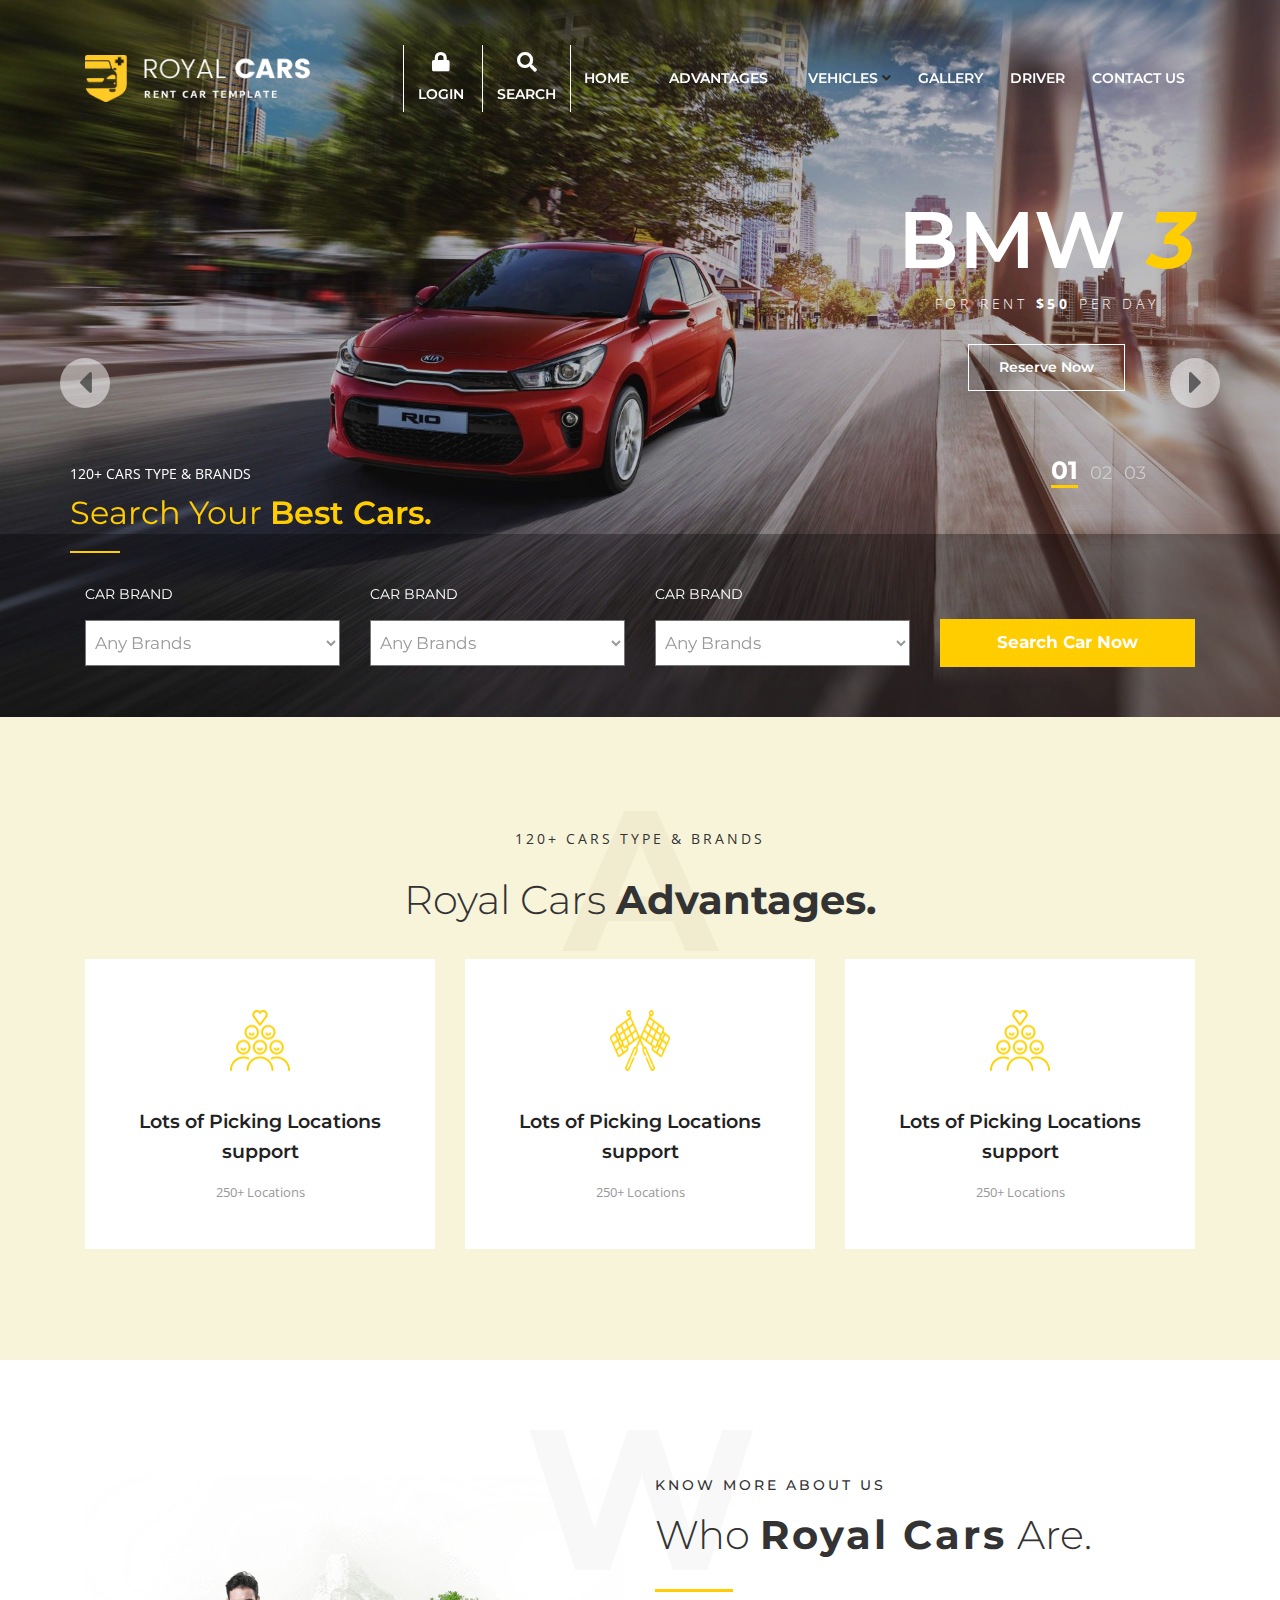
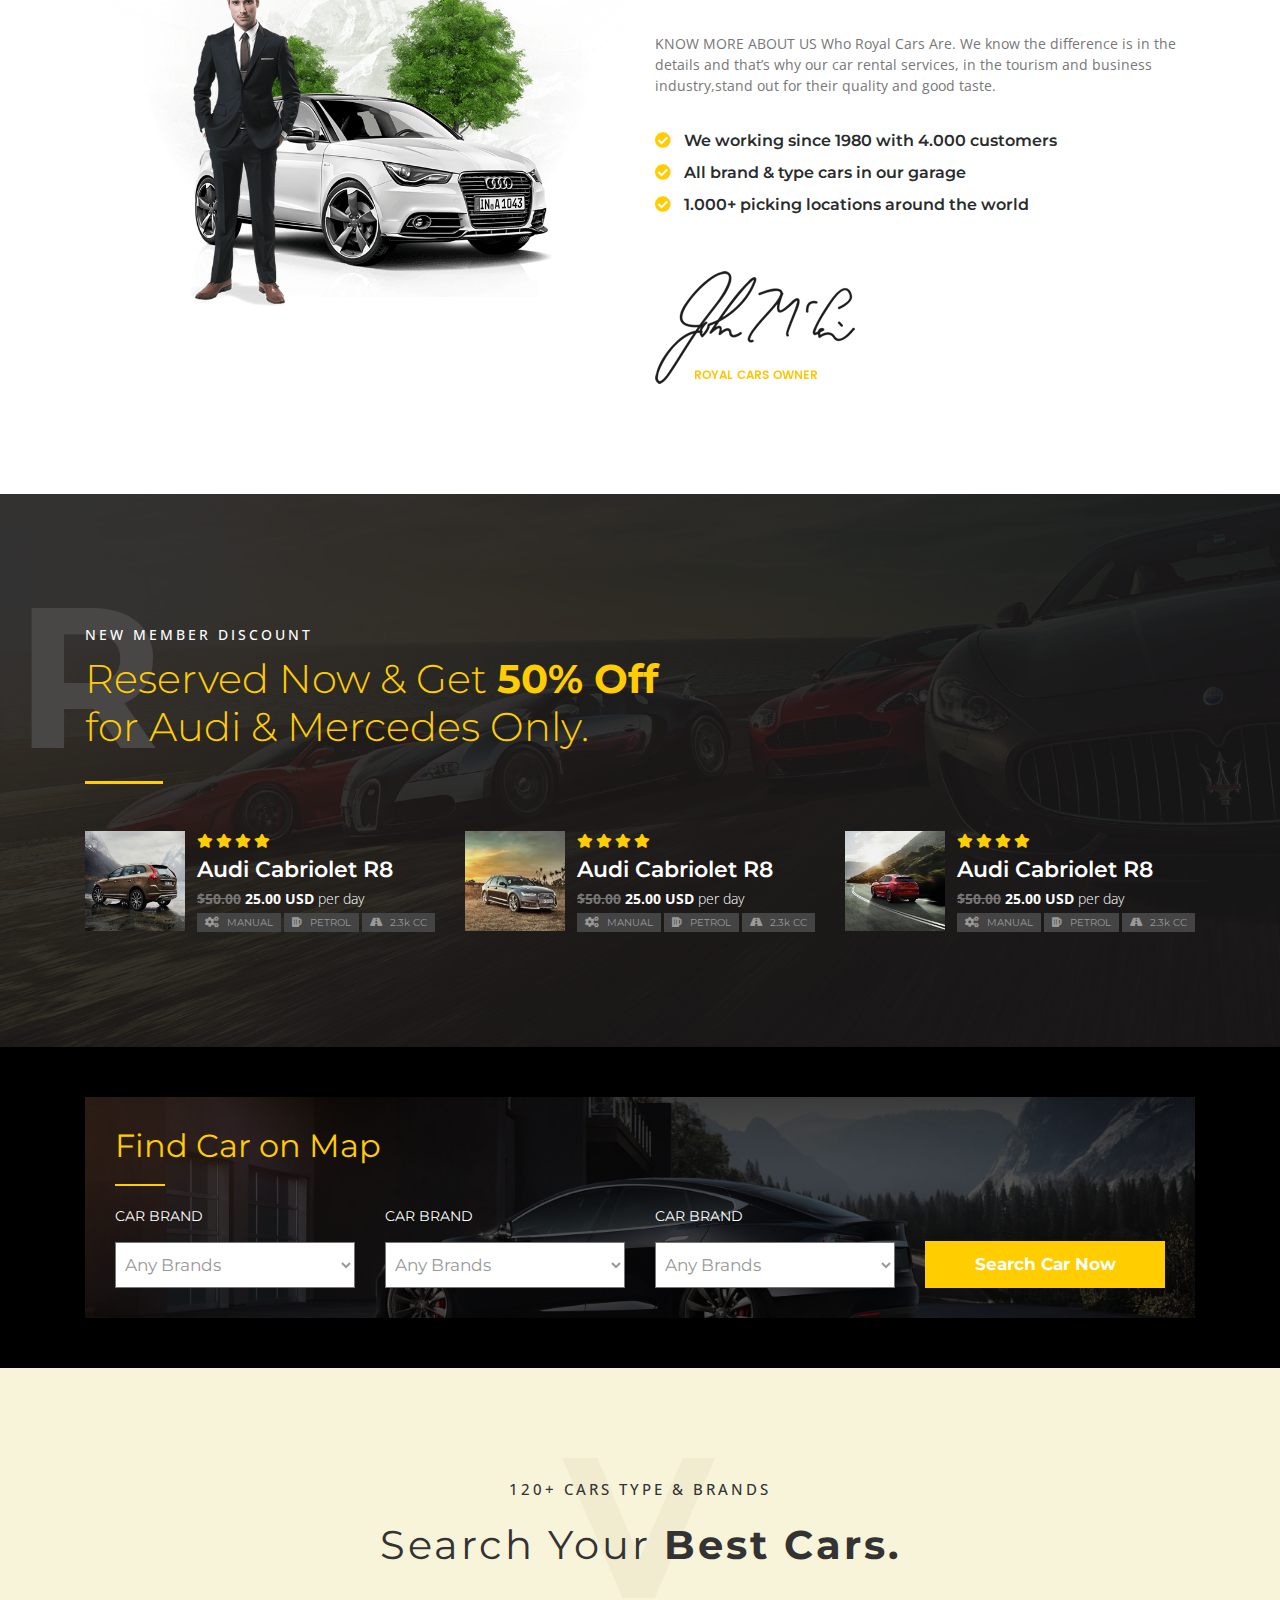
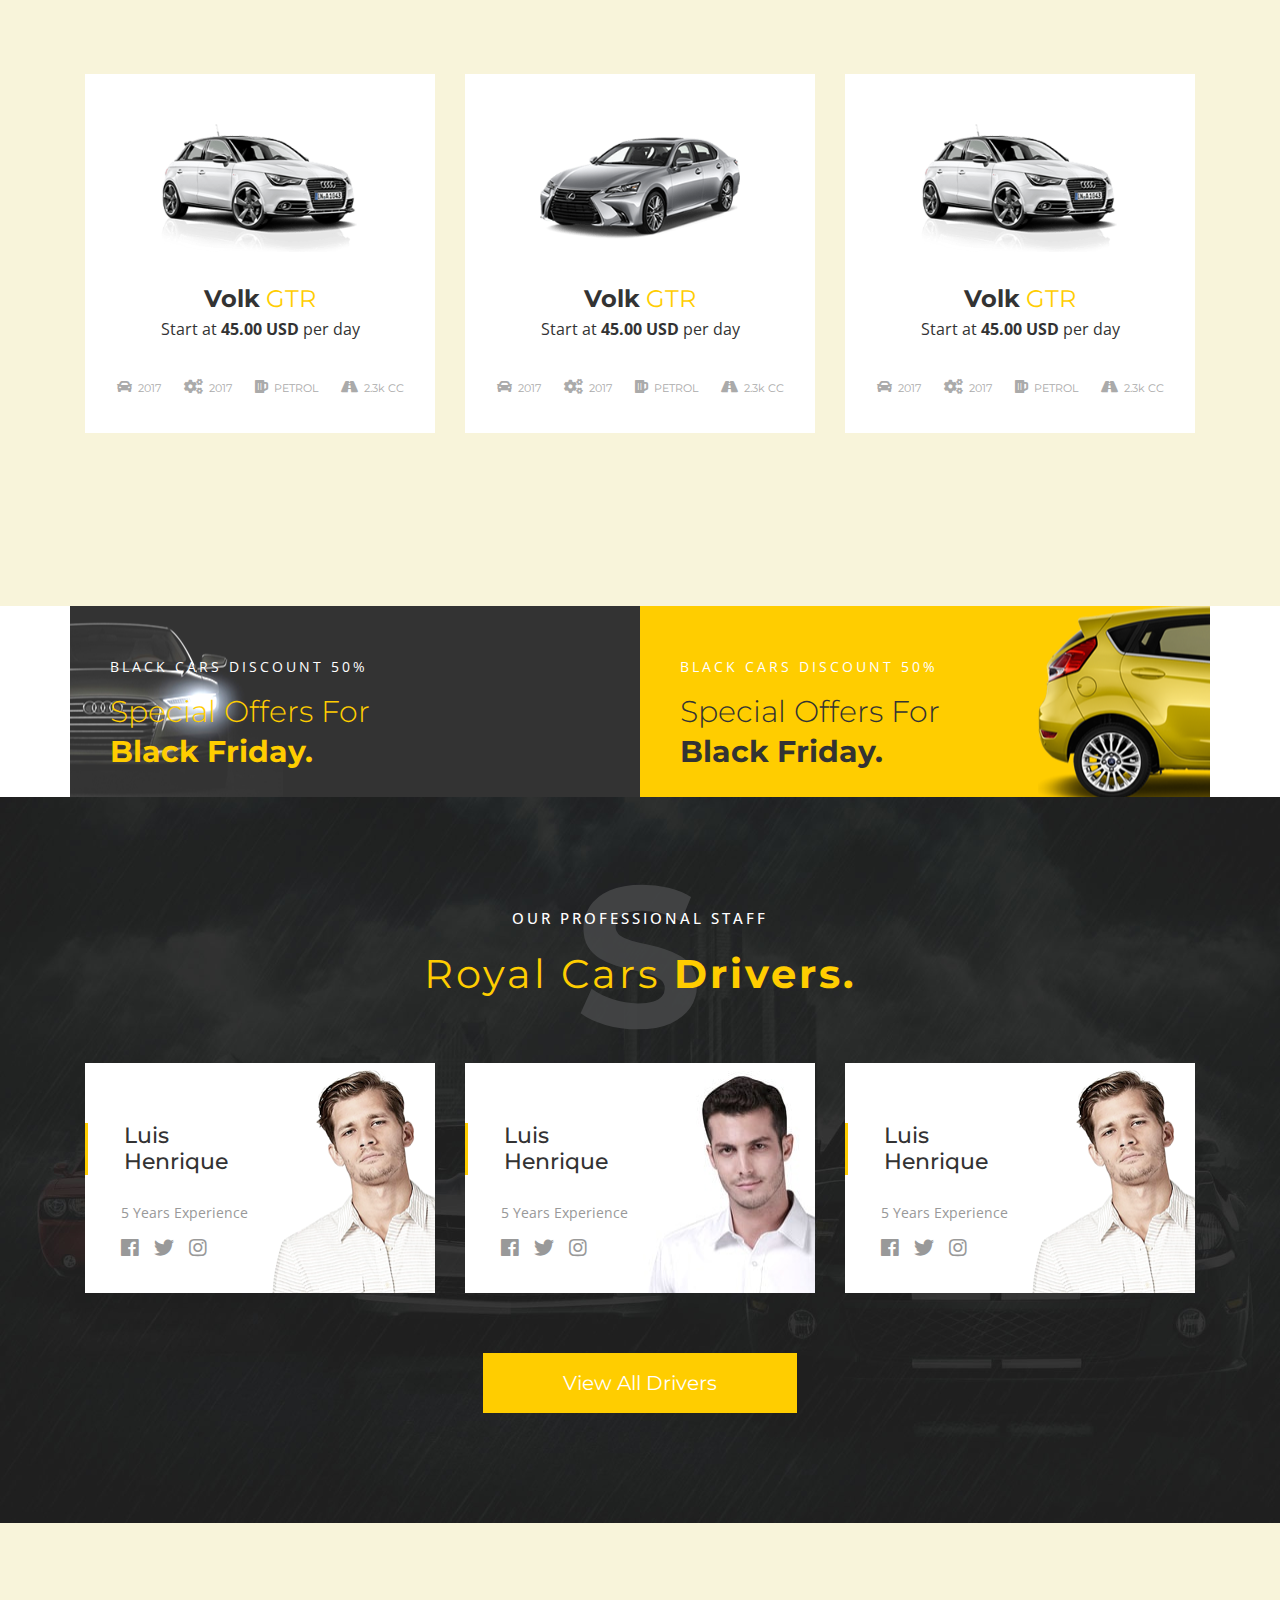
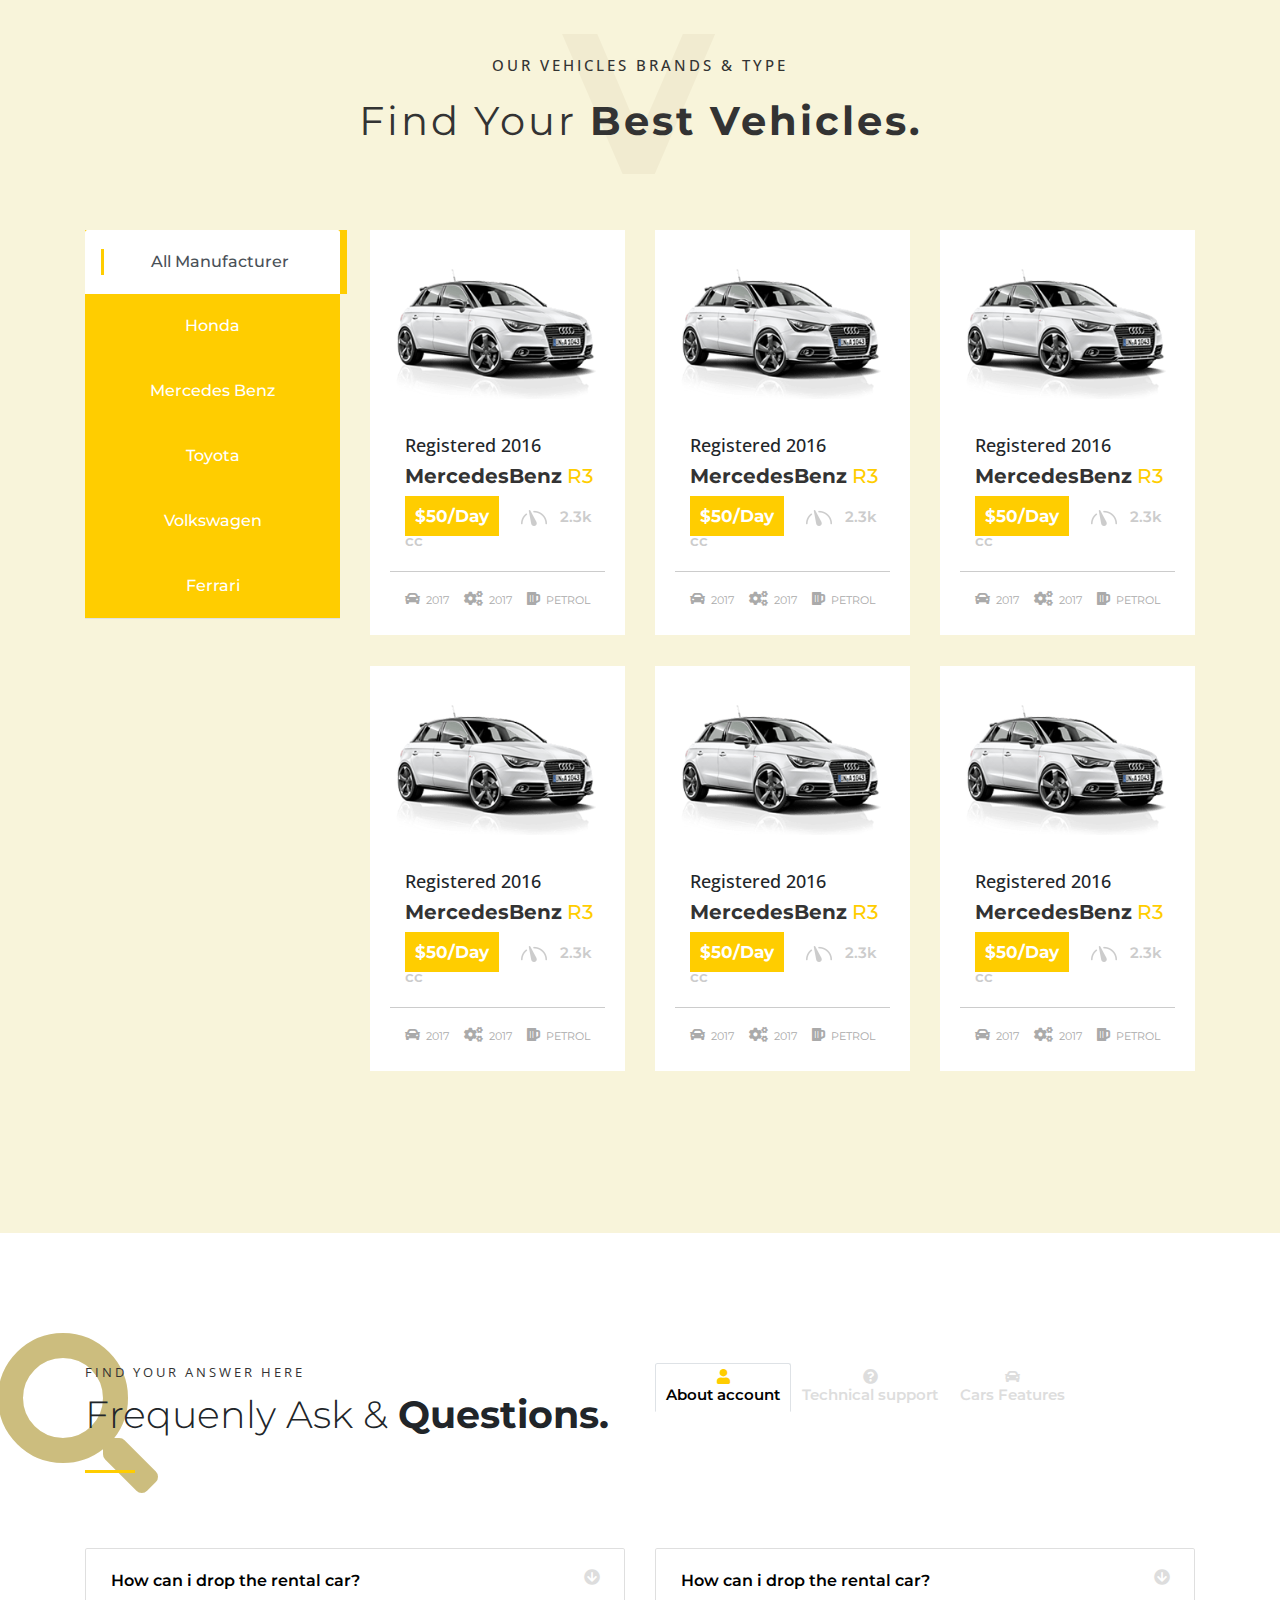
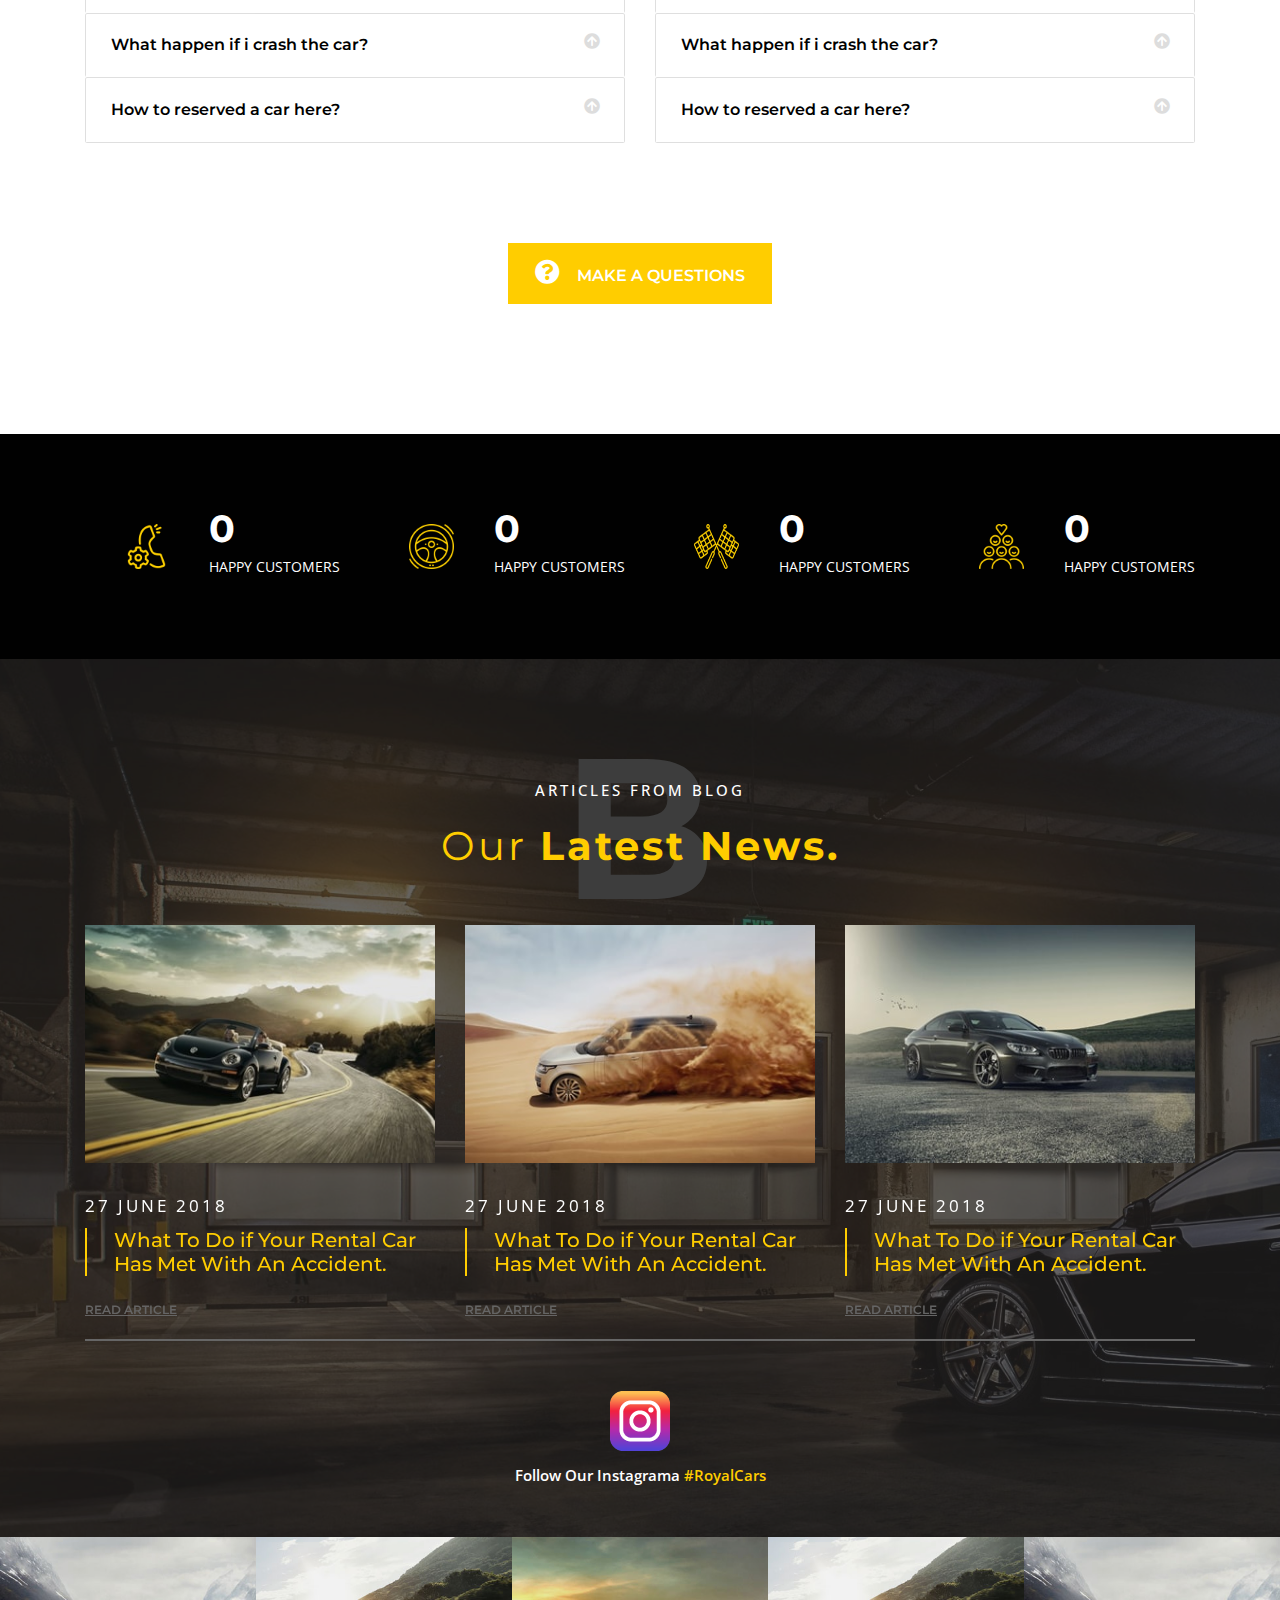
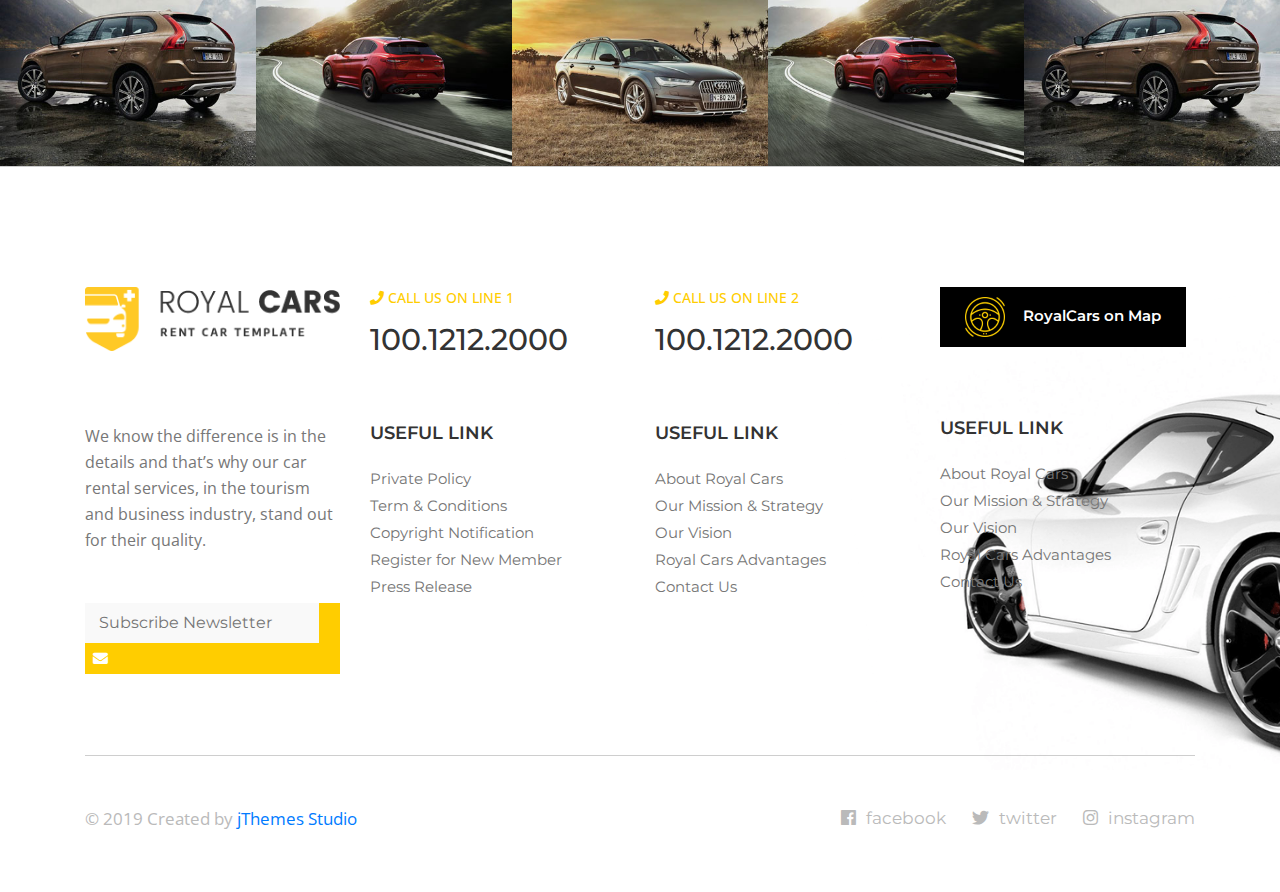
<file: index.html>
<!DOCTYPE html>
<html lang="en">

<head>
    <meta charset="UTF-8">
    <title>Car Car Home page 1</title>
    <meta name="viewport" content="width=device-width, initial-scale=1.0">
    <!-- Google Fonts -->
    <link href="https://fonts.googleapis.com/css?family=Montserrat:400,500,600,700,800|Open+Sans:400,600&display=swap"
        rel="stylesheet">
    <!-- All Css Files -->
    <link rel="icon" href="images/title-logo.png">
    <link rel="stylesheet" href="assets/css/all.min.css">
    <link rel="stylesheet" href="assets/css/bootstrap.min.css">
    <link rel="stylesheet" href="assets/css/owl.carousel.min.css">
    <link rel="stylesheet" href="assets/css/style.css">
    <link rel="stylesheet" href="assets/css/animate.min.css">
    <link rel="stylesheet" href="assets/css/Responsive.css">
</head>

<body>

    <!-- header part start -->

    <header class="header-area ">
        <div class="header-r">
            <div class="container">
                <div class="row">
                    <div class="col-md-12">
                        <div class="header-part">
                            <div class="logo-area">
                                <img src="assets/images/logo-white.png" alt="">
                            </div>
                            <div class="main-menu ">
                                <div class="login-area">
                                    <a href="login.html"><i class="fa fa-lock"></i>LoGIN</a>
                                    <a class="search-click" href="search.html"><i class="fa fa-search"></i> search</a>
                                </div>
                                <ul class="fist-menu">
                                    <li><a href="">Home
                                        <i class="fa fa-angle-down"></i></a>
                                        <ul class="lest-menu">
                                            <li><a href="index.html">>> Home 1</a></li>
                                            <li><a href="Index2.html">>> Home 2</a></li>
                                            <li><a href="index3.html">>> Home 3</a></li>
                                            <li><a href="index4.html">>> Home 4</a></li>
                                        </ul>
                                    </li>
                                    <li><a href="">advantages
                                        <i class="fa fa-angle-down"></i></a>
                                        <ul class="lest-menu">
                                            <li><a href="about.html">>> advantages 1</a></li>
                                        </ul>
                                    </li>
                                    <li><a href="">Vehicles
                                        <i class="fa fa-angle-down"></i></a>
                                        <ul class="lest-menu">
                                            <li><a href="Vehicles1.html">>> Vehicles 1</a></li>
                                            <li><a href="Vehicles2.html">>> Vehicles 2</a></li>
                                        </ul>
                                    </li>
                                    <li><a href="Gralley.html">GALLERY</a></li>
                                    <li><a href="Driver.html">DRIVER</a></li>
                                    <li><a href="Contact.html">CONTACT US</a></li>
                                </ul>

                            </div>
                            <div class="menu-icon-des ">
                                <span></span>
                                <span></span>
                                <span></span>
                            </div>
                        </div>
                    </div>
                </div>
            </div>
        </div>
        <div class="r-heder-slider owl-carousel">
            <div class="single-sider-car r-hrad-bg-1">
                <div class="container">
                    
                        <div class="car-img-text">
                            <h2 >BMW <span>3</span></h2>
                            <p class="ptice">FOR RENT <span>$50</span> PER DAY</p>
                            <a href="" class="r-hrader-btu"> Reserve Now </a>
                        </div>
                    
                </div>
            </div>
            <div class="single-sider-car r-hrad-bg-2">
                <div class="container">
                    
                        <div class="car-img-text">
                            <h2 >Audi <span>A4</span></h2>
                            <p class="ptice">FOR RENT <span>$50</span> PER DAY</p>
                            <a href="" class="r-hrader-btu"> Reserve Now </a>
                        </div>
                    
                </div>
            </div>
            <div class="single-sider-car r-hrad-bg-3">
                <div class="container">
                    
                        <div class="car-img-text">
                            <h2 >Kio Rio <span>Z</span></h2>
                            <p class="ptice">FOR RENT <span>$50</span> PER DAY</p>
                            <a href="" class="r-hrader-btu"> Reserve Now </a>
                        </div>
                    
                </div>
            </div>
        </div>
        <div class="search-r-hrad">
            <div class="container">
                <div class="row">
                    <div class="col-md-12">
                        <div class="form-title-r-head">
                            <div class="title-head">
                                <p>120+ CARS TYPE & BRANDS</p>
                                <h2>Search Your <span>Best Cars.</span> </h2>
                            </div>
                            <div class="search-area-from">
                                <form action="">
                                    <div class="row">
                                        <div class="col-lg-3 col-sm-6 col-xs-12">
                                            <div class="group-from">
                                                <label for="">CAR BRAND</label>
                                                <select class="contol-from" name="" id="" >
                                                    <option value="">Any Brands</option>
                                                    <option value="">Any Brands2</option>
                                                    <option value="">Any Brands3</option>
                                                </select>
                                            </div>
                                        </div>
                                       
                                        <div class="col-lg-3 col-sm-6 col-xs-12">
                                            <div class="group-from">
                                                <label for="">CAR BRAND</label>
                                                <select class="contol-from" name="" id="" >
                                                    <option value="">Any Brands</option>
                                                    <option value="">Any Brands1</option>
                                                    <option value="">Any Brands2</option>
                                                </select>
                                            </div>
                                        </div>
                                        <div class="col-lg-3  col-sm-6 col-xs-12">
                                            <div class="group-from">
                                                <label for="">CAR BRAND</label>
                                                <select class="contol-from" name="" id="" >
                                                    <option value="">Any Brands</option>
                                                    <option value="">Any Brands1</option>
                                                    <option value="">Any Brands2</option>
                                                </select>
                                            </div>
                                        </div>
                                        <div class="col-lg-3 col-sm-6 col-xs-12">
                                            <div class="group-from">
                                                <input type="submit" value="Search Car Now">
                                            </div>
                                        </div>
                                    </div>
                                </form>
                            </div>
                        </div>
                    </div>
                </div>
            </div>
        </div>
    </header>
    <div class="over-lay "></div>

 <!-- header part end -->
 
    <!-- Advantages area start -->

    <section class="r-advantages-info">
        <div class="container">
            <div class="row">
                <div class="col-md-12">
                    <div class="r-advantages-title">
                        <p>120+ CARS TYPE & BRANDS</p>
                        <h2>Royal Cars <span> Advantages.</span></h2>
                    </div>
                </div>
            </div>
            <div class="row">
                <div class="col-lg-4 col-sm-6 col-xs-12">
                   
                    <div class="r-advantages">
                        <a href="">
                            <div class="abut-img">
                                <img src="assets/images/icon-happy-customer.png" alt="">
                            </div>
                            <h3>Lots of Picking Locations support</h3>
                            <p>250+ Locations</p>
                        </a>
                    </div>
                </div>
                <div class="col-lg-4 col-sm-6 col-xs-12">
                    <div class="r-advantages">
                        <a href="">
                            <div class="abut-img">
                                <img src="assets/images/icon-total-km.png" alt="">
                            </div>
                            <h3>Lots of Picking Locations support</h3>
                            <p>250+ Locations</p>
                        </a>
                    </div>
                </div>
                <div class="col-lg-4 col-sm-6 col-xs-12">
                    <div class="r-advantages">
                        <a href="">
                            <div class="abut-img">
                                <img src="assets/images/icon-happy-customer.png" alt="">
                            </div>
                            <h3>Lots of Picking Locations support</h3>
                            <p>250+ Locations</p>
                        </a>
                    </div>
                </div>
            </div>
        </div>
    </section>

    <!-- Advantages area end -->

    <!-- about area start -->

    <section class="r-about-area">
        <div class="container">
            <div class="row">
                <div class="col-md-6">
                    <div class="about-img">
                        <img src="assets/images/about-img-01.png" alt="">
                    </div>
                </div>
                <div class="col-md-6">
                    <div class="about-text">
                        <div class="title-text">
                            <span>KNOW MORE ABOUT US</span>
                            <h2>Who <span>Royal Cars</span>  Are.</h2>
                        </div>
                        <div class="r-about-in-text">
                            <p>KNOW MORE ABOUT US Who Royal Cars Are. We know the difference is in the details and that’s why our car rental services, in the tourism and business industry,stand out for their quality and good taste.</p>
                            <li><i class="fa fa-check-circle"></i>We working since 1980 with 4.000 customers</li>
                            <li><i class="fa fa-check-circle"></i>All brand & type cars in our garage</li>
                            <li><i class="fa fa-check-circle"></i>1.000+ picking locations around the world</li>
                            <div class="r-about-sing">
                                <img src="assets/images/about-sign.png" alt="">
                            </div>
                        </div>
                        
                    </div>
                </div>
            </div>
        </div>
    </section>

    <!-- about area end -->

    <!-- Reserved Now start -->

    <section class="reserve-area">
        <div class="container">
            <div class="row">
                <div class="col-md-12">
                    <div class="reserve-text">
                        <p>NEW MEMBER DISCOUNT</p>
                        <h2>Reserved Now & Get <span>50% Off</span>  <br>for Audi & Mercedes Only.</h2>
                    </div>
                </div>
            </div>
            <div class="row">
                <div class="col-lg-4 col-sm-6 col-xs-12">
                    <div class="discount-car">
                        <div class="dis-car-img">
                            <img src="assets/images/gallery-img01.jpg" alt="">
                        </div>
                        <div class="r-discount-content">
                            <div class="r-start">
                                <li><i class="fa fa-star"></i></li>
                                <li><i class="fa fa-star"></i></li>
                                <li><i class="fa fa-star"></i></li>
                                <li><i class="fa fa-star"></i></li>
                            </div>
                            <h2><a href="">Audi Cabriolet R8</a></h2>
                            <p class="price"> <span>$50.00</span>  25.00 USD <span class="r-pricr-day">per day</span> </p>
                            <div class="r-car-pointer">
                                <li>
                                    <i class="fa fa-cogs"></i>
                                    <span>MANUAL</span>
                                </li>
                                <li>
                                    <i class="fa fa-beer"></i>
                                    <span>PETROL</span>
                                </li>
                                <li>
                                    <i class="fa fa-road"></i>
                                    <span>2.3k CC</span>
                                </li>
                            </div>
                        </div>
                    </div>
                </div>
                <div class="col-lg-4 col-sm-6 col-xs-12">
                    <div class="discount-car">
                        <div class="dis-car-img">
                            <img src="assets/images/gallery-img03.jpg" alt="">
                        </div>
                        <div class="r-discount-content">
                            <div class="r-start">
                                <li><i class="fa fa-star"></i></li>
                                <li><i class="fa fa-star"></i></li>
                                <li><i class="fa fa-star"></i></li>
                                <li><i class="fa fa-star"></i></li>
                            </div>
                            <h2><a href="">Audi Cabriolet R8</a></h2>
                            <p class="price"> <span>$50.00</span>  25.00 USD <span class="r-pricr-day">per day</span> </p>
                            <div class="r-car-pointer">
                                <li>
                                    <i class="fa fa-cogs"></i>
                                    <span>MANUAL</span>
                                </li>
                                <li>
                                    <i class="fa fa-beer"></i>
                                    <span>PETROL</span>
                                </li>
                                <li>
                                    <i class="fa fa-road"></i>
                                    <span>2.3k CC</span>
                                </li>
                            </div>
                        </div>
                    </div>
                </div>
                <div class="col-lg-4 col-sm-6 col-xs-12">
                    <div class="discount-car">
                        <div class="dis-car-img">
                            <img src="assets/images/gallery-img04.jpg" alt="">
                        </div>
                        <div class="r-discount-content">
                            <div class="r-start">
                                <li><i class="fa fa-star"></i></li>
                                <li><i class="fa fa-star"></i></li>
                                <li><i class="fa fa-star"></i></li>
                                <li><i class="fa fa-star"></i></li>
                            </div>
                            <h2><a href="">Audi Cabriolet R8</a></h2>
                            <p class="price"> <span>$50.00</span>  25.00 USD <span class="r-pricr-day">per day</span> </p>
                            <div class="r-car-pointer">
                                <li>
                                    <i class="fa fa-cogs"></i>
                                    <span>MANUAL</span>
                                </li>
                                <li>
                                    <i class="fa fa-beer"></i>
                                    <span>PETROL</span>
                                </li>
                                <li>
                                    <i class="fa fa-road"></i>
                                    <span>2.3k CC</span>
                                </li>
                            </div>
                        </div>
                    </div>
                </div>
            </div>
        </div>
    </section>

    <!-- Reserved Now end -->

    <!-- google map area start -->

    <section class="googlr-area">
        <div class="container">
            <div class="location-text">
                <div class="row">
                    <div class="col-md-12">
                        <div class="form-title-r-head ">
                            <div class="title-head locaton">
                                <h2>Find Car on Map</h2>
                            </div>
                            <div class="search-area-from">
                                <form action="">
                                    <div class="row">
                                        <div class="col-lg-3 col-sm-6 col-xs-12">
                                            <div class="group-from">
                                                <label for="">CAR BRAND</label>
                                                <select class="contol-from" name="" id="" >
                                                    <option value="">Any Brands</option>
                                                    <option value="">Any Brands1</option>
                                                    <option value="">Any Brands2</option>
                                                </select>
                                            </div>
                                        </div>
                                        <div class="col-lg-3 col-sm-6 col-xs-12">
                                            <div class="group-from">
                                                <label for="">CAR BRAND</label>
                                                <select class="contol-from" name="" id="" >
                                                    <option value="">Any Brands</option>
                                                    <option value="">Any Brands1</option>
                                                    <option value="">Any Brands2</option>
                                                </select>
                                            </div>
                                        </div>
                                        <div class="col-lg-3 col-sm-6 col-xs-12">
                                            <div class="group-from">
                                                <label for="">CAR BRAND</label>
                                                <select class="contol-from" name="" id="" >
                                                    <option value="">Any Brands</option>
                                                    <option value="">Any Brands1</option>
                                                    <option value="">Any Brands2</option>
                                                </select>
                                            </div>
                                        </div>
                                        <div class="col-lg-3 col-sm-6 col-xs-12">
                                            <div class="group-from">
                                                <input type="submit" value="Search Car Now">
                                            </div>
                                        </div>
                                    </div>
                                </form>
                            </div>
                        </div>
                    </div>
                </div>
            </div>
        </div>
    </section>

    <!-- google map area end -->

    <!-- Offers area start -->

    <section class="offer-area">
        <div class="container">
            <div class="row">
                <div class="col-md-12">
                    <div class="section-title">
                        <p>120+ CARS TYPE & BRANDS</p>
                        <h2>Search Your <span>Best Cars.</span> </h2>
                    </div>
                </div>
            </div>
            <div class="row">
                <div class="col-lg-4 col-sm-6 col-xs-12">
                    <div class="r-offer-single">
                        <div class="r-offer-single-in-best">
                            <div class="r-offer-img">
                                <div class="best-img">
                                    <img src="assets/images/car-1.png" alt="">
                                </div>
                                <a href=""><i class="fa fa-search"></i></a>
                            </div>
                            <div class="r-best-text">
                                <a href=""> <span>Volk</span> GTR</a>
                                <p>Start at <span>45.00 USD</span>  per day</p>
                                <li><i class="fa fa-car"></i>2017</li>
                                <li><i class="fa fa-cogs"></i>2017</li>
                                <li><i class="fa fa-beer"></i>PETROL</li>
                                <li><i class="fa fa-road"></i>2.3k CC</li>
                            </div>
                        </div>
                        <div class="par-chas">
                            <a href="" class="best-cre-btu">Rent this car</a>
                        </div>
                        
                    </div>
                </div>
                <div class="col-lg-4 col-sm-6 col-xs-12">
                    <div class="r-offer-single">
                        <div class="r-offer-single-in-best">
                            <div class="r-offer-img">
                                <div class="best-img">
                                    <img src="assets/images/car-6.png" alt="">
                                </div>
                                <a href=""><i class="fa fa-search"></i></a>
                            </div>
                            <div class="r-best-text">
                                <a href=""> <span>Volk</span> GTR</a>
                                <p>Start at <span>45.00 USD</span>  per day</p>
                                <li><i class="fa fa-car"></i>2017</li>
                                <li><i class="fa fa-cogs"></i>2017</li>
                                <li><i class="fa fa-beer"></i>PETROL</li>
                                <li><i class="fa fa-road"></i>2.3k CC</li>
                            </div>
                        </div>
                        <div class="par-chas">
                            <a href="" class="best-cre-btu">Rent this car</a>
                        </div>
                        
                    </div>
                </div>
                <div class="col-lg-4 col-sm-6 col-xs-12">
                    <div class="r-offer-single">
                        <div class="r-offer-single-in-best">
                            <div class="r-offer-img">
                                <div class="best-img">
                                    <img src="assets/images/car-1.png" alt="">
                                </div>
                                <a href=""><i class="fa fa-search"></i></a>
                            </div>
                            <div class="r-best-text">
                                <a href=""> <span>Volk</span> GTR</a>
                                <p>Start at <span>45.00 USD</span>  per day</p>
                                <li><i class="fa fa-car"></i>2017</li>
                                <li><i class="fa fa-cogs"></i>2017</li>
                                <li><i class="fa fa-beer"></i>PETROL</li>
                                <li><i class="fa fa-road"></i>2.3k CC</li>
                            </div>
                        </div>
                        <div class="par-chas">
                            <a href="" class="best-cre-btu">Rent this car</a>
                        </div>
                        
                    </div>
                </div>
            </div>
        </div>
    </section>

    <!-- Offers area end -->

    <!-- They Say area start -->

    <section class="say-area">
        <div class="container">
            <div class="row">
                <div class="col-md-6">
                    <div class="r-sub-brand black-clor">
                        <p>BLACK CARS DISCOUNT 50%</p>
                        <h2>Special Offers For <br>
                            <b>Black Friday.</b></h2>
                    </div>
                </div>
                <div class="col-md-6">
                    <div class="r-sub-brand yollo-clor">
                        <p>BLACK CARS DISCOUNT 50%</p>
                        <h2>Special Offers For <br>
                            <b>Black Friday.</b></h2>
                    </div>
                </div>
            </div>
        </div>
    </section>

    <!-- They Say area end -->

    <!-- Drivers arear start -->

    <section class="driver-area">
        <div class="container">
            <div class="row">
                <div class="col-md-12">
                    <div class="section-title r-driv">
                        <p>OUR PROFESSIONAL STAFF</p>
                        <h2>Royal Cars <span>Drivers.</span> </h2>
                    </div>
                </div>
            </div>
            <div class="row">
                <div class="col-lg-4 col-sm-6 col-xs-12">
                    
                        <div class="r-driver driver-bg-1">
                            <a href="">
                                <h2>Luis <br>Henrique</h2>
                                <p>5 Years Experience</p>
                                <div class="r-drivre-social-icon">
                                    <li><i class="fab fa-facebook"></i></li>
                                    <li><i class="fab fa-twitter"></i></li>
                                    <li><i class="fab fa-instagram"></i></li>
                                </div>
                            </a>

                        </div>  
                    
                    
                </div>
                <div class="col-lg-4 col-sm-6 col-xs-12">
                   
                        <div class="r-driver driver-bg-2">
                            <a href="">
                                <h2>Luis <br>Henrique</h2>
                                <p>5 Years Experience</p>
                                <div class="r-drivre-social-icon">
                                    <li><i class="fab fa-facebook"></i></li>
                                    <li><i class="fab fa-twitter"></i></li>
                                    <li><i class="fab fa-instagram"></i></li>
                                </div>
                            </a>
                        </div>  
                    
                    
                </div>
                <div class="col-lg-4 col-sm-6 col-xs-12">
                    
                        <div class="r-driver driver-bg-3">
                            <a href="">
                                <h2>Luis <br>Henrique</h2>
                                <p>5 Years Experience</p>
                                <div class="r-drivre-social-icon">
                                    <li><i class="fab fa-facebook"></i></li>
                                    <li><i class="fab fa-twitter"></i></li>
                                    <li><i class="fab fa-instagram"></i></li>
                                </div>
                            </a>
                        </div>  
                    
                    
                </div>
                <div class="col-lg-12">
                    <div class="dr-btu">
                        <a href="" class="full-btu">View All Drivers</a>
                    </div>
                    
                </div>
            </div>
        </div>
    </section>

    <!-- Drivers arear start -->

    <!-- Best Vehicles start -->

    <section class="Best-Vehicles">
        <div class="container">
            <div class="row">
                <div class="col-md-12">
                    <div class="section-title">
                        <p>OUR VEHICLES BRANDS & TYPE</p>
                        <h2>Find Your <span>Best Vehicles.</span> </h2>
                    </div>
                </div>
            </div>
            <div class="row">
                <div class="col-md-12">
                    <div class="row">
                        <div class="col-lg-3 col-sm-3">
                            <div class="project-tab-link">
                                <ul class="nav nav-tabs" id="myTab" role="tablist">
                                    <li class="nav-item">
                                        <a class="nav-link active" id="all-tab" data-toggle="tab" href="#all" role="tab"
                                            aria-controls="home" aria-selected="true">All Manufacturer</a>
                                    </li>
                                    <li class="nav-item">
                                        <a class="nav-link" id="seo-tab" data-toggle="tab" href="#seo" role="tab"
                                            aria-controls="home" aria-selected="true">Honda</a>
                                    </li>
                                    <li class="nav-item">
                                        <a class="nav-link" id="web-tab" data-toggle="tab" href="#web" role="tab"
                                            aria-controls="home" aria-selected="true">Mercedes Benz</a>
                                    </li>
                                    <li class="nav-item">
                                        <a class="nav-link" id="work-tab" data-toggle="tab" href="#work"
                                            role="tab" aria-controls="home" aria-selected="true">Toyota</a>
                                    </li>
                                    <li class="nav-item">
                                        <a class="nav-link" id="wordpress-tab" data-toggle="tab" href="#wordpress"
                                            role="tab" aria-controls="home" aria-selected="true">Volkswagen</a>
                                    </li>
                                    <li class="nav-item">
                                        <a class="nav-link" id="ferrari-tab" data-toggle="tab" href="#ferrari"
                                            role="tab" aria-controls="home" aria-selected="true">Ferrari</a>
                                    </li>
                                </ul>
                            </div>
                        </div>
                        <div class="col-lg-9 col-sm-9">
                            <div class="row">
                                <div class="col-lg-12">
                                   <div class="myTabArea">
                                        <div class="tab-content" id="myTabContent">
                                            <div class="tab-pane fade show active" id="all" role="tabpanel" aria-labelledby="all-tab">
                                                <div class="row">
                                                    
                                                    <div class="col-lg-4 col-md-6">
                                                        <div class="all-work-img">
                                                            <div class="car-img">
                                                                <img src="assets/images/car-1.png" alt="">
                                                            </div>
                                                            
                                                            <div class="car-text">
                                                                <p>Registered 2016</p>
                                                                <a href=""><span>MercedesBenz</span> R3</a>
                                                                <div class="clearfix">
                                                                    <span class="r-avera">$50/Day</span>
                                                                    <span class="re-seep"><img src="assets/images/meter-icon.png" alt="">2.3k cc</span>
                                                                </div>
                                                                <div class="r-best-text">
                                                                    <li><i class="fa fa-car"></i>2017</li>
                                                                    <li><i class="fa fa-cogs"></i>2017</li>
                                                                    <li><i class="fa fa-beer"></i>PETROL</li>
                                                                </div>
                                                            </div>
                                                        </div>
                                                    </div>
                                                    <div class="col-lg-4 col-md-6">
                                                        <div class="all-work-img">
                                                            <div class="car-img">
                                                                <img src="assets/images/car-1.png" alt="">
                                                            </div>
                                                            
                                                            <div class="car-text">
                                                                <p>Registered 2016</p>
                                                                <a href=""><span>MercedesBenz</span> R3</a>
                                                                <div class="clearfix">
                                                                    <span class="r-avera">$50/Day</span>
                                                                    <span class="re-seep"><img src="assets/images/meter-icon.png" alt="">2.3k cc</span>
                                                                </div>
                                                                <div class="r-best-text">
                                                                    <li><i class="fa fa-car"></i>2017</li>
                                                                    <li><i class="fa fa-cogs"></i>2017</li>
                                                                    <li><i class="fa fa-beer"></i>PETROL</li>
                                                                </div>
                                                            </div>
                                                        </div>
                                                    </div>
                                                    <div class="col-lg-4 col-md-6">
                                                        <div class="all-work-img">
                                                            <div class="car-img">
                                                                <img src="assets/images/car-1.png" alt="">
                                                            </div>
                                                            
                                                            <div class="car-text">
                                                                <p>Registered 2016</p>
                                                                <a href=""><span>MercedesBenz</span> R3</a>
                                                                <div class="clearfix">
                                                                    <span class="r-avera">$50/Day</span>
                                                                    <span class="re-seep"><img src="assets/images/meter-icon.png" alt="">2.3k cc</span>
                                                                </div>
                                                                <div class="r-best-text">
                                                                    <li><i class="fa fa-car"></i>2017</li>
                                                                    <li><i class="fa fa-cogs"></i>2017</li>
                                                                    <li><i class="fa fa-beer"></i>PETROL</li>
                                                                </div>
                                                            </div>
                                                        </div>
                                                    </div>
                                                    <div class="col-lg-4 col-md-6">
                                                        <div class="all-work-img">
                                                            <div class="car-img">
                                                                <img src="assets/images/car-1.png" alt="">
                                                            </div>
                                                            
                                                            <div class="car-text">
                                                                <p>Registered 2016</p>
                                                                <a href=""><span>MercedesBenz</span> R3</a>
                                                                <div class="clearfix">
                                                                    <span class="r-avera">$50/Day</span>
                                                                    <span class="re-seep"><img src="assets/images/meter-icon.png" alt="">2.3k cc</span>
                                                                </div>
                                                                <div class="r-best-text">
                                                                    <li><i class="fa fa-car"></i>2017</li>
                                                                    <li><i class="fa fa-cogs"></i>2017</li>
                                                                    <li><i class="fa fa-beer"></i>PETROL</li>
                                                                </div>
                                                            </div>
                                                        </div>
                                                    </div>
                                                    <div class="col-lg-4 col-md-6">
                                                        <div class="all-work-img">
                                                            <div class="car-img">
                                                                <img src="assets/images/car-1.png" alt="">
                                                            </div>
                                                            
                                                            <div class="car-text">
                                                                <p>Registered 2016</p>
                                                                <a href=""><span>MercedesBenz</span> R3</a>
                                                                <div class="clearfix">
                                                                    <span class="r-avera">$50/Day</span>
                                                                    <span class="re-seep"><img src="assets/images/meter-icon.png" alt="">2.3k cc</span>
                                                                </div>
                                                                <div class="r-best-text">
                                                                    <li><i class="fa fa-car"></i>2017</li>
                                                                    <li><i class="fa fa-cogs"></i>2017</li>
                                                                    <li><i class="fa fa-beer"></i>PETROL</li>
                                                                </div>
                                                            </div>
                                                        </div>
                                                    </div>
                                                    <div class="col-lg-4 col-md-6">
                                                        <div class="all-work-img">
                                                            <div class="car-img">
                                                                <img src="assets/images/car-1.png" alt="">
                                                            </div>
                                                            
                                                            <div class="car-text">
                                                                <p>Registered 2016</p>
                                                                <a href=""><span>MercedesBenz</span> R3</a>
                                                                <div class="clearfix">
                                                                    <span class="r-avera">$50/Day</span>
                                                                    <span class="re-seep"><img src="assets/images/meter-icon.png" alt="">2.3k cc</span>
                                                                </div>
                                                                <div class="r-best-text">
                                                                    <li><i class="fa fa-car"></i>2017</li>
                                                                    <li><i class="fa fa-cogs"></i>2017</li>
                                                                    <li><i class="fa fa-beer"></i>PETROL</li>
                                                                </div>
                                                            </div>
                                                        </div>
                                                    </div>
                                                </div>
                                            </div>
                                            <div class="tab-pane fade show" id="seo" role="tabpanel"
                                                aria-labelledby="seo-tab">
                                                <div class="row">

                                                    <div class="col-lg-4 col-md-6">
                                                        <div class="all-work-img">
                                                            <div class="car-img">
                                                                <img src="assets/images/car-1.png" alt="">
                                                            </div>
                                                            
                                                            <div class="car-text">
                                                                <p>Registered 2016</p>
                                                                <a href=""><span>MercedesBenz</span> R3</a>
                                                                <div class="clearfix">
                                                                    <span class="r-avera">$50/Day</span>
                                                                    <span class="re-seep"><img src="assets/images/meter-icon.png" alt="">2.3k cc</span>
                                                                </div>
                                                                <div class="r-best-text">
                                                                    <li><i class="fa fa-car"></i>2017</li>
                                                                    <li><i class="fa fa-cogs"></i>2017</li>
                                                                    <li><i class="fa fa-beer"></i>PETROL</li>
                                                                </div>
                                                            </div>
                                                        </div>
                                                    </div>
                                                    <div class="col-lg-4 col-md-6">
                                                        <div class="all-work-img">
                                                            <div class="car-img">
                                                                <img src="assets/images/car-1.png" alt="">
                                                            </div>
                                                            
                                                            <div class="car-text">
                                                                <p>Registered 2016</p>
                                                                <a href=""><span>MercedesBenz</span> R3</a>
                                                                <div class="clearfix">
                                                                    <span class="r-avera">$50/Day</span>
                                                                    <span class="re-seep"><img src="assets/images/meter-icon.png" alt="">2.3k cc</span>
                                                                </div>
                                                                <div class="r-best-text">
                                                                    <li><i class="fa fa-car"></i>2017</li>
                                                                    <li><i class="fa fa-cogs"></i>2017</li>
                                                                    <li><i class="fa fa-beer"></i>PETROL</li>
                                                                </div>
                                                            </div>
                                                        </div>
                                                    </div>
                                                    <div class="col-lg-4 col-md-6">
                                                        <div class="all-work-img">
                                                            <div class="car-img">
                                                                <img src="assets/images/car-1.png" alt="">
                                                            </div>
                                                            
                                                            <div class="car-text">
                                                                <p>Registered 2016</p>
                                                                <a href=""><span>MercedesBenz</span> R3</a>
                                                                <div class="clearfix">
                                                                    <span class="r-avera">$50/Day</span>
                                                                    <span class="re-seep"><img src="assets/images/meter-icon.png" alt="">2.3k cc</span>
                                                                </div>
                                                                <div class="r-best-text">
                                                                    <li><i class="fa fa-car"></i>2017</li>
                                                                    <li><i class="fa fa-cogs"></i>2017</li>
                                                                    <li><i class="fa fa-beer"></i>PETROL</li>
                                                                </div>
                                                            </div>
                                                        </div>
                                                    </div>
                                                </div>
                                            </div>
                                            <div class="tab-pane fade show" id="web" role="tabpanel"
                                                aria-labelledby="web-tab">
                                                <div class="row">
                                                    
                                                    <div class="col-lg-4 col-md-6">
                                                        <div class="all-work-img">
                                                            <div class="car-img">
                                                                <img src="assets/images/car-1.png" alt="">
                                                            </div>
                                                            
                                                            <div class="car-text">
                                                                <p>Registered 2016</p>
                                                                <a href=""><span>MercedesBenz</span> R3</a>
                                                                <div class="clearfix">
                                                                    <span class="r-avera">$50/Day</span>
                                                                    <span class="re-seep"><img src="assets/images/meter-icon.png" alt="">2.3k cc</span>
                                                                </div>
                                                                <div class="r-best-text">
                                                                    <li><i class="fa fa-car"></i>2017</li>
                                                                    <li><i class="fa fa-cogs"></i>2017</li>
                                                                    <li><i class="fa fa-beer"></i>PETROL</li>
                                                                </div>
                                                            </div>
                                                        </div>
                                                    </div>
                                                    <div class="col-lg-4 col-md-6">
                                                        <div class="all-work-img">
                                                            <div class="car-img">
                                                                <img src="assets/images/car-1.png" alt="">
                                                            </div>
                                                            
                                                            <div class="car-text">
                                                                <p>Registered 2016</p>
                                                                <a href=""><span>MercedesBenz</span> R3</a>
                                                                <div class="clearfix">
                                                                    <span class="r-avera">$50/Day</span>
                                                                    <span class="re-seep"><img src="assets/images/meter-icon.png" alt="">2.3k cc</span>
                                                                </div>
                                                                <div class="r-best-text">
                                                                    <li><i class="fa fa-car"></i>2017</li>
                                                                    <li><i class="fa fa-cogs"></i>2017</li>
                                                                    <li><i class="fa fa-beer"></i>PETROL</li>
                                                                </div>
                                                            </div>
                                                        </div>
                                                    </div>
                                                    <div class="col-lg-4 col-md-6">
                                                        <div class="all-work-img">
                                                            <div class="car-img">
                                                                <img src="assets/images/car-1.png" alt="">
                                                            </div>
                                                            
                                                            <div class="car-text">
                                                                <p>Registered 2016</p>
                                                                <a href=""><span>MercedesBenz</span> R3</a>
                                                                <div class="clearfix">
                                                                    <span class="r-avera">$50/Day</span>
                                                                    <span class="re-seep"><img src="assets/images/meter-icon.png" alt="">2.3k cc</span>
                                                                </div>
                                                                <div class="r-best-text">
                                                                    <li><i class="fa fa-car"></i>2017</li>
                                                                    <li><i class="fa fa-cogs"></i>2017</li>
                                                                    <li><i class="fa fa-beer"></i>PETROL</li>
                                                                </div>
                                                            </div>
                                                        </div>
                                                    </div>
                                                    <div class="col-lg-4 col-md-6">
                                                        <div class="all-work-img">
                                                            <div class="car-img">
                                                                <img src="assets/images/car-1.png" alt="">
                                                            </div>
                                                            
                                                            <div class="car-text">
                                                                <p>Registered 2016</p>
                                                                <a href=""><span>MercedesBenz</span> R3</a>
                                                                <div class="clearfix">
                                                                    <span class="r-avera">$50/Day</span>
                                                                    <span class="re-seep"><img src="assets/images/meter-icon.png" alt="">2.3k cc</span>
                                                                </div>
                                                                <div class="r-best-text">
                                                                    <li><i class="fa fa-car"></i>2017</li>
                                                                    <li><i class="fa fa-cogs"></i>2017</li>
                                                                    <li><i class="fa fa-beer"></i>PETROL</li>
                                                                </div>
                                                            </div>
                                                        </div>
                                                    </div>
                                                </div>
                                            </div>
                                            <div class="tab-pane fade show" id="work" role="tabpanel"
                                                aria-labelledby="work-tab">
                                                <div class="row">
                                                    
                                                    <div class="col-lg-4 col-md-6">
                                                        <div class="all-work-img">
                                                            <div class="car-img">
                                                                <img src="assets/images/car-1.png" alt="">
                                                            </div>
                                                            
                                                            <div class="car-text">
                                                                <p>Registered 2016</p>
                                                                <a href=""><span>MercedesBenz</span> R3</a>
                                                                <div class="clearfix">
                                                                    <span class="r-avera">$50/Day</span>
                                                                    <span class="re-seep"><img src="assets/images/meter-icon.png" alt="">2.3k cc</span>
                                                                </div>
                                                                <div class="r-best-text">
                                                                    <li><i class="fa fa-car"></i>2017</li>
                                                                    <li><i class="fa fa-cogs"></i>2017</li>
                                                                    <li><i class="fa fa-beer"></i>PETROL</li>
                                                                </div>
                                                            </div>
                                                        </div>
                                                    </div>
                                                    <div class="col-lg-4 col-md-6">
                                                        <div class="all-work-img">
                                                            <div class="car-img">
                                                                <img src="assets/images/car-1.png" alt="">
                                                            </div>
                                                            
                                                            <div class="car-text">
                                                                <p>Registered 2016</p>
                                                                <a href=""><span>MercedesBenz</span> R3</a>
                                                                <div class="clearfix">
                                                                    <span class="r-avera">$50/Day</span>
                                                                    <span class="re-seep"><img src="assets/images/meter-icon.png" alt="">2.3k cc</span>
                                                                </div>
                                                                <div class="r-best-text">
                                                                    <li><i class="fa fa-car"></i>2017</li>
                                                                    <li><i class="fa fa-cogs"></i>2017</li>
                                                                    <li><i class="fa fa-beer"></i>PETROL</li>
                                                                </div>
                                                            </div>
                                                        </div>
                                                    </div>
                                                    <div class="col-lg-4 col-md-6">
                                                        <div class="all-work-img">
                                                            <div class="car-img">
                                                                <img src="assets/images/car-1.png" alt="">
                                                            </div>
                                                            
                                                            <div class="car-text">
                                                                <p>Registered 2016</p>
                                                                <a href=""><span>MercedesBenz</span> R3</a>
                                                                <div class="clearfix">
                                                                    <span class="r-avera">$50/Day</span>
                                                                    <span class="re-seep"><img src="assets/images/meter-icon.png" alt="">2.3k cc</span>
                                                                </div>
                                                                <div class="r-best-text">
                                                                    <li><i class="fa fa-car"></i>2017</li>
                                                                    <li><i class="fa fa-cogs"></i>2017</li>
                                                                    <li><i class="fa fa-beer"></i>PETROL</li>
                                                                </div>
                                                            </div>
                                                        </div>
                                                    </div>
                                                </div>
                                            </div>
                                            <div class="tab-pane fade show" id="wordpress" role="tabpanel"
                                                aria-labelledby="wordpress-tab">
                                                <div class="row">
                                                    
                                                    <div class="col-lg-4 col-md-6">
                                                        <div class="all-work-img">
                                                            <div class="car-img">
                                                                <img src="assets/images/car-1.png" alt="">
                                                            </div>
                                                            
                                                            <div class="car-text">
                                                                <p>Registered 2016</p>
                                                                <a href=""><span>MercedesBenz</span> R3</a>
                                                                <div class="clearfix">
                                                                    <span class="r-avera">$50/Day</span>
                                                                    <span class="re-seep"><img src="assets/images/meter-icon.png" alt="">2.3k cc</span>
                                                                </div>
                                                                <div class="r-best-text">
                                                                    <li><i class="fa fa-car"></i>2017</li>
                                                                    <li><i class="fa fa-cogs"></i>2017</li>
                                                                    <li><i class="fa fa-beer"></i>PETROL</li>
                                                                </div>
                                                            </div>
                                                        </div>
                                                    </div>
                                                    <div class="col-lg-4 col-md-6">
                                                        <div class="all-work-img">
                                                            <div class="car-img">
                                                                <img src="assets/images/car-1.png" alt="">
                                                            </div>
                                                            
                                                            <div class="car-text">
                                                                <p>Registered 2016</p>
                                                                <a href=""><span>MercedesBenz</span> R3</a>
                                                                <div class="clearfix">
                                                                    <span class="r-avera">$50/Day</span>
                                                                    <span class="re-seep"><img src="assets/images/meter-icon.png" alt="">2.3k cc</span>
                                                                </div>
                                                                <div class="r-best-text">
                                                                    <li><i class="fa fa-car"></i>2017</li>
                                                                    <li><i class="fa fa-cogs"></i>2017</li>
                                                                    <li><i class="fa fa-beer"></i>PETROL</li>
                                                                </div>
                                                            </div>
                                                        </div>
                                                    </div>
                                                    <div class="col-lg-4 col-md-6">
                                                        <div class="all-work-img">
                                                            <div class="car-img">
                                                                <img src="assets/images/car-1.png" alt="">
                                                            </div>
                                                            
                                                            <div class="car-text">
                                                                <p>Registered 2016</p>
                                                                <a href=""><span>MercedesBenz</span> R3</a>
                                                                <div class="clearfix">
                                                                    <span class="r-avera">$50/Day</span>
                                                                    <span class="re-seep"><img src="assets/images/meter-icon.png" alt="">2.3k cc</span>
                                                                </div>
                                                                <div class="r-best-text">
                                                                    <li><i class="fa fa-car"></i>2017</li>
                                                                    <li><i class="fa fa-cogs"></i>2017</li>
                                                                    <li><i class="fa fa-beer"></i>PETROL</li>
                                                                </div>
                                                            </div>
                                                        </div>
                                                    </div>
                                                </div>
                                            </div>
                                            <div class="tab-pane fade show" id="ferrari" role="tabpanel"
                                                aria-labelledby="ferrari-tab">
                                                <div class="row">
                                                   
                                                    <div class="col-lg-4 col-md-6">
                                                        <div class="all-work-img">
                                                            <div class="car-img">
                                                                <img src="assets/images/car-1.png" alt="">
                                                            </div>
                                                            
                                                            <div class="car-text">
                                                                <p>Registered 2016</p>
                                                                <a href=""><span>MercedesBenz</span> R3</a>
                                                                <div class="clearfix">
                                                                    <span class="r-avera">$50/Day</span>
                                                                    <span class="re-seep"><img src="assets/images/meter-icon.png" alt="">2.3k cc</span>
                                                                </div>
                                                                <div class="r-best-text">
                                                                    <li><i class="fa fa-car"></i>2017</li>
                                                                    <li><i class="fa fa-cogs"></i>2017</li>
                                                                    <li><i class="fa fa-beer"></i>PETROL</li>
                                                                </div>
                                                            </div>
                                                        </div>
                                                    </div>
                                                    <div class="col-lg-4 col-md-6">
                                                        <div class="all-work-img">
                                                            <div class="car-img">
                                                                <img src="assets/images/car-1.png" alt="">
                                                            </div>
                                                            
                                                            <div class="car-text">
                                                                <p>Registered 2016</p>
                                                                <a href=""><span>MercedesBenz</span> R3</a>
                                                                <div class="clearfix">
                                                                    <span class="r-avera">$50/Day</span>
                                                                    <span class="re-seep"><img src="assets/images/meter-icon.png" alt="">2.3k cc</span>
                                                                </div>
                                                                <div class="r-best-text">
                                                                    <li><i class="fa fa-car"></i>2017</li>
                                                                    <li><i class="fa fa-cogs"></i>2017</li>
                                                                    <li><i class="fa fa-beer"></i>PETROL</li>
                                                                </div>
                                                            </div>
                                                        </div>
                                                    </div>
                                                    <div class="col-lg-4 col-md-6">
                                                        <div class="all-work-img">
                                                            <div class="car-img">
                                                                <img src="assets/images/car-1.png" alt="">
                                                            </div>
                                                            
                                                            <div class="car-text">
                                                                <p>Registered 2016</p>
                                                                <a href=""><span>MercedesBenz</span> R3</a>
                                                                <div class="clearfix">
                                                                    <span class="r-avera">$50/Day</span>
                                                                    <span class="re-seep"><img src="assets/images/meter-icon.png" alt="">2.3k cc</span>
                                                                </div>
                                                                <div class="r-best-text">
                                                                    <li><i class="fa fa-car"></i>2017</li>
                                                                    <li><i class="fa fa-cogs"></i>2017</li>
                                                                    <li><i class="fa fa-beer"></i>PETROL</li>
                                                                </div>
                                                            </div>
                                                        </div>
                                                    </div>
                                                    <div class="col-lg-4 col-md-6">
                                                        <div class="all-work-img">
                                                            <div class="car-img">
                                                                <img src="assets/images/car-1.png" alt="">
                                                            </div>
                                                            
                                                            <div class="car-text">
                                                                <p>Registered 2016</p>
                                                                <a href=""><span>MercedesBenz</span> R3</a>
                                                                <div class="clearfix">
                                                                    <span class="r-avera">$50/Day</span>
                                                                    <span class="re-seep"><img src="assets/images/meter-icon.png" alt="">2.3k cc</span>
                                                                </div>
                                                                <div class="r-best-text">
                                                                    <li><i class="fa fa-car"></i>2017</li>
                                                                    <li><i class="fa fa-cogs"></i>2017</li>
                                                                    <li><i class="fa fa-beer"></i>PETROL</li>
                                                                </div>
                                                            </div>
                                                        </div>
                                                    </div>
                                                </div>
                                            </div>
                                        </div>
                                    </div> 
                                </div>
                                
                            </div>
                        </div>
                    </div>
                </div>
            </div>
        </div>
    </section>

    <!-- Best Vehicles end -->

    <!-- Questions area start  -->

    <section class="question-area">
        <div class="container">
            <div class="row">
                <div class="col-md-6">
                    <div class="question-title">
                        <p>FIND YOUR ANSWER HERE</p>
                        <h2>Frequenly Ask & <span>Questions.</span></h2>
                        <i class="fa fa-search"></i>
                    </div>
                </div>
                <div class="col-md-6">
                    <div class="r-qution-tab">
                        <ul class="nav nav-tabs" id="qution-tab" role="tablist">

                            <li class="nav-item">
                                <a class="nav-link active" id="account" data-toggle="tab" href="#About_account" role="tab"
                                    aria-controls="About" aria-selected="true"><i class="fa fa-user "></i> About account</a>
                            </li>
                            <li class="nav-item">
                                <a class="nav-link" id="support" data-toggle="tab" href="#Technical_support" role="tab"
                                    aria-controls="Technical" aria-selected="true"><i class="fa fa-question-circle "></i>Technical support</a>
                            </li>
                            <li class="nav-item">
                                <a class="nav-link" id="Features" data-toggle="tab" href="#Cars_Features" role="tab"
                                    aria-controls="Cars" aria-selected="true"><i class="fa fa-car "></i>Cars Features</a>
                            </li>

                        </ul>
                    </div>
                </div>
            </div>
            <div class="row">
                <div class="col-md-12">
                    <div class="qution-tab-content">
                        <div class="tab-content" id="qution-tab">
                            <div class="tab-pane fade show active" id="About_account" role="tabpanel" aria-labelledby="About-tab">
                                <div class="row">
                                    <div class="col-md-6">
                                        <div class="qution-collaps">
                                            
                                            <div id="accordion">
                                                <div class="card">
                                                    <div class="card-header" id="headingOne">
                                                        <h5 class="mb-0">
                                                        <button class="btn btn-link" data-toggle="collapse" data-target="#collapseOne" aria-expanded="true" aria-controls="collapseOne">
                                                            How can i drop the rental car?
                                                            <i class="fa fa fa-arrow-circle-down"></i>
                                                            <i class="fa fa-arrow-circle-up"></i>
                                                        </button>
                                                        </h5>
                                                    </div>
                                                
                                                    <div id="collapseOne" class="collapse " aria-labelledby="headingOne" data-parent="#accordion">
                                                        <div class="card-body">
                                                            Lorem ipsum dolor sit amet, consectetuer adipiscing elit, sed diam nonummy nibh euismod tincidunt ut laoreet dolore magna aliquam erat volutpat adipiscing dolgedo.
                                                        </div>
                                                    </div>
                                                </div>
                                                <div class="card">
                                                    <div class="card-header" id="headingTwo">
                                                        <h5 class="mb-0">
                                                        <button class="btn btn-link collapsed" data-toggle="collapse" data-target="#collapseTwo" aria-expanded="false" aria-controls="collapseTwo">
                                                            What happen if i crash the car?
                                                            <i class="fa fa fa-arrow-circle-down"></i>
                                                            <i class="fa fa-arrow-circle-up"></i>
                                                        </button>
                                                        </h5>
                                                    </div>
                                                    <div id="collapseTwo" class="collapse" aria-labelledby="headingTwo" data-parent="#accordion">
                                                        <div class="card-body">
                                                            Lorem ipsum dolor sit amet, consectetuer adipiscing elit, sed diam nonummy nibh euismod tincidunt ut laoreet dolore magna aliquam erat volutpat adipiscing dolgedo.
                                                        </div>
                                                    </div>
                                                </div>
                                                <div class="card">
                                                    <div class="card-header" id="headingThree">
                                                        <h5 class="mb-0">
                                                        <button class="btn btn-link collapsed" data-toggle="collapse" data-target="#collapseThree" aria-expanded="false" aria-controls="collapseThree">
                                                            How to reserved a car here?
                                                            <i class="fa fa fa-arrow-circle-down"></i>
                                                            <i class="fa fa-arrow-circle-up"></i>
                                                        </button>
                                                        </h5>
                                                    </div>
                                                    <div id="collapseThree" class="collapse" aria-labelledby="headingThree" data-parent="#accordion">
                                                        <div class="card-body">
                                                            Lorem ipsum dolor sit amet, consectetuer adipiscing elit, sed diam nonummy nibh euismod tincidunt ut laoreet dolore magna aliquam erat volutpat adipiscing dolgedo.
                                                        </div>
                                                    </div>
                                                </div>
                                            </div>


                                        </div>
                                    </div>
                                    <div class="col-md-6">
                                        <div class="qution-collaps">
                                            
                                            <div id="accordion-1">
                                                <div class="card">
                                                    <div class="card-header" id="headingOne-1">
                                                        <h5 class="mb-0">
                                                        <button class="btn btn-link" data-toggle="collapse" data-target="#collapseOne-1" aria-expanded="true" aria-controls="collapseOne-1">
                                                            How can i drop the rental car?
                                                            <i class="fa fa fa-arrow-circle-down"></i>
                                                            <i class="fa fa-arrow-circle-up"></i>
                                                        </button>
                                                        </h5>
                                                    </div>
                                                
                                                    <div id="collapseOne-1" class="collapse " aria-labelledby="headingOne-1" data-parent="#accordion-1">
                                                        <div class="card-body">
                                                            Lorem ipsum dolor sit amet, consectetuer adipiscing elit, sed diam nonummy nibh euismod tincidunt ut laoreet dolore magna aliquam erat volutpat adipiscing dolgedo.
                                                        </div>
                                                    </div>
                                                </div>
                                                <div class="card">
                                                    <div class="card-header" id="headingTwo-1">
                                                        <h5 class="mb-0">
                                                        <button class="btn btn-link collapsed" data-toggle="collapse" data-target="#collapseTwo-1" aria-expanded="false" aria-controls="collapseTwo-1">
                                                            What happen if i crash the car?
                                                            <i class="fa fa fa-arrow-circle-down"></i>
                                                            <i class="fa fa-arrow-circle-up"></i>
                                                        </button>
                                                        </h5>
                                                    </div>
                                                    <div id="collapseTwo-1" class="collapse" aria-labelledby="headingTwo-1" data-parent="#accordion-1">
                                                        <div class="card-body">
                                                            Lorem ipsum dolor sit amet, consectetuer adipiscing elit, sed diam nonummy nibh euismod tincidunt ut laoreet dolore magna aliquam erat volutpat adipiscing dolgedo.
                                                        </div>
                                                    </div>
                                                </div>
                                                <div class="card">
                                                    <div class="card-header" id="headingThree-1">
                                                        <h5 class="mb-0">
                                                        <button class="btn btn-link collapsed" data-toggle="collapse" data-target="#collapseThree-1" aria-expanded="false" aria-controls="collapseThree-1">
                                                            How to reserved a car here?
                                                            <i class="fa fa fa-arrow-circle-down"></i>
                                                            <i class="fa fa-arrow-circle-up"></i>
                                                        </button>
                                                        </h5>
                                                    </div>
                                                    <div id="collapseThree-1" class="collapse" aria-labelledby="headingThree-1" data-parent="#accordion-1">
                                                        <div class="card-body">
                                                            Lorem ipsum dolor sit amet, consectetuer adipiscing elit, sed diam nonummy nibh euismod tincidunt ut laoreet dolore magna aliquam erat volutpat adipiscing dolgedo.
                                                        </div>
                                                    </div>
                                                </div>
                                            </div>


                                        </div>
                                    </div>
                                </div>
                            </div>
                            <div class="tab-pane fade show " id="Technical_support" role="tabpanel" aria-labelledby="Technical-tab">
                                <div class="row">
                                    <div class="col-md-6">
                                        <div class="qution-collaps">
                                            
                                            <div id="accordion-2">
                                                <div class="card">
                                                    <div class="card-header" id="headingOne-2">
                                                        <h5 class="mb-0">
                                                        <button class="btn btn-link" data-toggle="collapse" data-target="#collapseOne-2" aria-expanded="true" aria-controls="collapseOne-2">
                                                            How can i drop the rental car?
                                                            <i class="fa fa fa-arrow-circle-down"></i>
                                                            <i class="fa fa-arrow-circle-up"></i>
                                                        </button>
                                                        </h5>
                                                    </div>
                                                
                                                    <div id="collapseOne-2" class="collapse " aria-labelledby="headingOne-2" data-parent="#accordion-2">
                                                        <div class="card-body">
                                                            Lorem ipsum dolor sit amet, consectetuer adipiscing elit, sed diam nonummy nibh euismod tincidunt ut laoreet dolore magna aliquam erat volutpat adipiscing dolgedo.
                                                        </div>
                                                    </div>
                                                </div>
                                                <div class="card">
                                                    <div class="card-header" id="headingTwo-2">
                                                        <h5 class="mb-0">
                                                        <button class="btn btn-link collapsed" data-toggle="collapse" data-target="#collapseTwo-2" aria-expanded="false" aria-controls="collapseTwo-2">
                                                            What happen if i crash the car?
                                                            <i class="fa fa fa-arrow-circle-down"></i>
                                                            <i class="fa fa-arrow-circle-up"></i>
                                                        </button>
                                                        </h5>
                                                    </div>
                                                    <div id="collapseTwo-2" class="collapse" aria-labelledby="headingTwo-2" data-parent="#accordion-2">
                                                        <div class="card-body">
                                                            Lorem ipsum dolor sit amet, consectetuer adipiscing elit, sed diam nonummy nibh euismod tincidunt ut laoreet dolore magna aliquam erat volutpat adipiscing dolgedo.
                                                        </div>
                                                    </div>
                                                </div>
                                                <div class="card">
                                                    <div class="card-header" id="headingThree-2">
                                                        <h5 class="mb-0">
                                                        <button class="btn btn-link collapsed" data-toggle="collapse" data-target="#collapseThree-2" aria-expanded="false" aria-controls="collapseThree-2">
                                                            How to reserved a car here?
                                                            <i class="fa fa fa-arrow-circle-down"></i>
                                                            <i class="fa fa-arrow-circle-up"></i>
                                                        </button>
                                                        </h5>
                                                    </div>
                                                    <div id="collapseThree-2" class="collapse" aria-labelledby="headingThree-2" data-parent="#accordion-2">
                                                        <div class="card-body">
                                                            Lorem ipsum dolor sit amet, consectetuer adipiscing elit, sed diam nonummy nibh euismod tincidunt ut laoreet dolore magna aliquam erat volutpat adipiscing dolgedo.
                                                        </div>
                                                    </div>
                                                </div>
                                            </div>


                                        </div>
                                    </div>
                                    <div class="col-md-6">
                                        <div class="qution-collaps">
                                            
                                            <div id="accordion-22">
                                                <div class="card">
                                                    <div class="card-header" id="headingOne-22">
                                                        <h5 class="mb-0">
                                                        <button class="btn btn-link" data-toggle="collapse" data-target="#collapseOne-22" aria-expanded="true" aria-controls="collapseOne-22">
                                                            How can i drop the rental car?
                                                            <i class="fa fa fa-arrow-circle-down"></i>
                                                            <i class="fa fa-arrow-circle-up"></i>
                                                        </button>
                                                        </h5>
                                                    </div>
                                                
                                                    <div id="collapseOne-22" class="collapse " aria-labelledby="headingOne-22" data-parent="#accordion-22">
                                                        <div class="card-body">
                                                            Lorem ipsum dolor sit amet, consectetuer adipiscing elit, sed diam nonummy nibh euismod tincidunt ut laoreet dolore magna aliquam erat volutpat adipiscing dolgedo.
                                                        </div>
                                                    </div>
                                                </div>
                                                <div class="card">
                                                    <div class="card-header" id="headingTwo-22">
                                                        <h5 class="mb-0">
                                                        <button class="btn btn-link collapsed" data-toggle="collapse" data-target="#collapseTwo-22" aria-expanded="false" aria-controls="collapseTwo-22">
                                                            What happen if i crash the car?
                                                            <i class="fa fa fa-arrow-circle-down"></i>
                                                            <i class="fa fa-arrow-circle-up"></i>
                                                        </button>
                                                        </h5>
                                                    </div>
                                                    <div id="collapseTwo-22" class="collapse" aria-labelledby="headingTwo-22" data-parent="#accordion-22">
                                                        <div class="card-body">
                                                            Lorem ipsum dolor sit amet, consectetuer adipiscing elit, sed diam nonummy nibh euismod tincidunt ut laoreet dolore magna aliquam erat volutpat adipiscing dolgedo.
                                                        </div>
                                                    </div>
                                                </div>
                                                <div class="card">
                                                    <div class="card-header" id="headingThree-22">
                                                        <h5 class="mb-0">
                                                        <button class="btn btn-link collapsed" data-toggle="collapse" data-target="#collapseThree-22" aria-expanded="false" aria-controls="collapseThree-22">
                                                            How to reserved a car here?
                                                            <i class="fa fa fa-arrow-circle-down"></i>
                                                            <i class="fa fa-arrow-circle-up"></i>
                                                        </button>
                                                        </h5>
                                                    </div>
                                                    <div id="collapseThree-22" class="collapse" aria-labelledby="headingThree-22" data-parent="#accordion-22">
                                                        <div class="card-body">
                                                            Lorem ipsum dolor sit amet, consectetuer adipiscing elit, sed diam nonummy nibh euismod tincidunt ut laoreet dolore magna aliquam erat volutpat adipiscing dolgedo.
                                                        </div>
                                                    </div>
                                                </div>
                                            </div>


                                        </div>
                                    </div>
                                </div>
                            </div>
                            <div class="tab-pane fade show " id="Cars_Features" role="tabpanel" aria-labelledby="Cars-tab">
                                <div class="row">
                                    <div class="col-md-6">
                                        <div class="qution-collaps">
                                            
                                            <div id="accordion-3">
                                                <div class="card">
                                                    <div class="card-header" id="headingOne">
                                                        <h5 class="mb-0">
                                                        <button class="btn btn-link" data-toggle="collapse" data-target="#collapseOne" aria-expanded="true" aria-controls="collapseOne">
                                                            How can i drop the rental car?
                                                            <i class="fa fa fa-arrow-circle-down"></i>
                                                            <i class="fa fa-arrow-circle-up"></i>
                                                        </button>
                                                        </h5>
                                                    </div>
                                                
                                                    <div id="collapseOne" class="collapse " aria-labelledby="headingOne" data-parent="#accordion-3">
                                                        <div class="card-body">
                                                            Lorem ipsum dolor sit amet, consectetuer adipiscing elit, sed diam nonummy nibh euismod tincidunt ut laoreet dolore magna aliquam erat volutpat adipiscing dolgedo.
                                                        </div>
                                                    </div>
                                                </div>
                                                <div class="card">
                                                    <div class="card-header" id="headingTwo">
                                                        <h5 class="mb-0">
                                                        <button class="btn btn-link collapsed" data-toggle="collapse" data-target="#collapseTwo" aria-expanded="false" aria-controls="collapseTwo">
                                                            What happen if i crash the car?
                                                            <i class="fa fa fa-arrow-circle-down"></i>
                                                            <i class="fa fa-arrow-circle-up"></i>
                                                        </button>
                                                        </h5>
                                                    </div>
                                                    <div id="collapseTwo" class="collapse" aria-labelledby="headingTwo" data-parent="#accordion-3">
                                                        <div class="card-body">
                                                            Lorem ipsum dolor sit amet, consectetuer adipiscing elit, sed diam nonummy nibh euismod tincidunt ut laoreet dolore magna aliquam erat volutpat adipiscing dolgedo.
                                                        </div>
                                                    </div>
                                                </div>
                                                <div class="card">
                                                    <div class="card-header" id="headingThree">
                                                        <h5 class="mb-0">
                                                        <button class="btn btn-link collapsed" data-toggle="collapse" data-target="#collapseThree" aria-expanded="false" aria-controls="collapseThree">
                                                            How to reserved a car here?
                                                            <i class="fa fa fa-arrow-circle-down"></i>
                                                            <i class="fa fa-arrow-circle-up"></i>
                                                        </button>
                                                        </h5>
                                                    </div>
                                                    <div id="collapseThree" class="collapse" aria-labelledby="headingThree" data-parent="#accordion-3">
                                                        <div class="card-body">
                                                            Lorem ipsum dolor sit amet, consectetuer adipiscing elit, sed diam nonummy nibh euismod tincidunt ut laoreet dolore magna aliquam erat volutpat adipiscing dolgedo.
                                                        </div>
                                                    </div>
                                                </div>
                                            </div>


                                        </div>
                                    </div>
                                    <div class="col-md-6">
                                        <div class="qution-collaps">
                                            
                                            <div id="accordion-33">
                                                <div class="card">
                                                    <div class="card-header" id="headingOne33">
                                                        <h5 class="mb-0">
                                                        <button class="btn btn-link" data-toggle="collapse" data-target="#collapseOne33" aria-expanded="true" aria-controls="collapseOne33">
                                                            How can i drop the rental car?
                                                            <i class="fa fa fa-arrow-circle-down"></i>
                                                            <i class="fa fa-arrow-circle-up"></i>
                                                        </button>
                                                        </h5>
                                                    </div>
                                                
                                                    <div id="collapseOne33" class="collapse " aria-labelledby="headingOne33" data-parent="#accordion-33">
                                                        <div class="card-body">
                                                            Lorem ipsum dolor sit amet, consectetuer adipiscing elit, sed diam nonummy nibh euismod tincidunt ut laoreet dolore magna aliquam erat volutpat adipiscing dolgedo.
                                                        </div>
                                                    </div>
                                                </div>
                                                <div class="card">
                                                    <div class="card-header" id="headingTwo33">
                                                        <h5 class="mb-0">
                                                        <button class="btn btn-link collapsed" data-toggle="collapse" data-target="#collapseTwo33" aria-expanded="false" aria-controls="collapseTwo33">
                                                            What happen if i crash the car?
                                                            <i class="fa fa fa-arrow-circle-down"></i>
                                                            <i class="fa fa-arrow-circle-up"></i>
                                                        </button>
                                                        </h5>
                                                    </div>
                                                    <div id="collapseTwo33" class="collapse" aria-labelledby="headingTwo33" data-parent="#accordion-33">
                                                        <div class="card-body">
                                                            Lorem ipsum dolor sit amet, consectetuer adipiscing elit, sed diam nonummy nibh euismod tincidunt ut laoreet dolore magna aliquam erat volutpat adipiscing dolgedo.
                                                        </div>
                                                    </div>
                                                </div>
                                                <div class="card">
                                                    <div class="card-header" id="headingThree33">
                                                        <h5 class="mb-0">
                                                        <button class="btn btn-link collapsed" data-toggle="collapse" data-target="#collapseThree-33" aria-expanded="false" aria-controls="collapseThree-33">
                                                            How to reserved a car here?
                                                            <i class="fa fa fa-arrow-circle-down"></i>
                                                            <i class="fa fa-arrow-circle-up"></i>
                                                        </button>
                                                        </h5>
                                                    </div>
                                                    <div id="collapseThree-33" class="collapse" aria-labelledby="headingThree33" data-parent="#accordion-33">
                                                        <div class="card-body">
                                                            Lorem ipsum dolor sit amet, consectetuer adipiscing elit, sed diam nonummy nibh euismod tincidunt ut laoreet dolore magna aliquam erat volutpat adipiscing dolgedo.
                                                        </div>
                                                    </div>
                                                </div>
                                            </div>


                                        </div>
                                    </div>
                                </div>
                            </div>

                        </div>
                    </div>

                </div>
                <div class="col-md-12">
                    <div class="ques-btu">
                        <a href="" class="ques-btun"><i class="fa fa-question-circle"></i> MAKE A QUESTIONS </a>
                    </div>
                </div>
            </div>
        </div>
    </section>

    <!-- Questions area end  -->

    <!-- r counter area start -->

    <section class="coint-r-area">
        <div class="container">
            <div class="row">
                <div class="col-lg-3 col-sm-6">
                    <div class="r-count-text">
                        <div class="count-img">
                            <img src="assets/images/icon-car-center.png" alt="">
                        </div>
                        <div class="count-text">
                            <h2 class='numscroller' data-min='1' data-max='2450' data-delay='4' data-increment='10'>0</h2>
                            <p>HAPPY CUSTOMERS
                            </p>
                        </div>
                    </div>
                </div>
                <div class="col-lg-3 col-sm-6">
                    <div class="r-count-text">
                        <div class="count-img">
                            <img src="assets/images/icon-cars-count.png" alt="">
                        </div>
                        <div class="count-text">
                            <h2 class='numscroller' data-min='17270' data-max='172700' data-delay='4' data-increment='1720'>0</h2>
                            <p>HAPPY CUSTOMERS
                            </p>
                        </div>
                    </div>
                </div>
                <div class="col-lg-3 col-sm-6">
                    <div class="r-count-text">
                        <div class="count-img">
                            <img src="assets/images/icon-total-km.png" alt="">
                        </div>
                        <div class="count-text">
                            <h2 class='numscroller' data-min='12111' data-max='121110' data-delay='4' data-increment='1211'>0</h2>
                            <p>HAPPY CUSTOMERS
                            </p>
                        </div>
                    </div>
                </div>
                <div class="col-lg-3 col-sm-6">
                    <div class="r-count-text">
                        <div class="count-img">
                            <img src="assets/images/icon-happy-customer.png" alt="">
                        </div>
                        <div class="count-text">
                            <h2 class='numscroller' data-min='4726' data-max='4720' data-delay='4' data-increment='10'>0</h2>
                            <p>HAPPY CUSTOMERS
                            </p>
                        </div>
                    </div>
                </div>
            </div>
        </div>
    </section>

    <!-- r counter area end -->

    <!-- Latest News start -->

    <section class="news-area">
        <div class="container">
            <div class="row">
                <div class="col-md-12">
                    <div class="section-title news-title">
                        <p>ARTICLES FROM BLOG</p>
                        <h2>Our <span>Latest News.</span> </h2>
                    </div>
                </div>
            </div>
            <div class="row">
                <div class="col-md-12">
                    <div class="news-text owl-carousel">
                        <div class="single-text ">
                            <a href="">
                                <img src="assets/images/latest-news-01.jpg" alt="">
                            </a>
                            <p class="date">27 JUNE 2018</p>
                            <h3><a href="">What To Do if Your Rental Car Has Met With An Accident.</a></h3>
                            <a href="" class="news-btu">READ ARTICLE</a>
                        </div>
                        <div class="single-text">
                            <a href="">
                                <img src="assets/images/latest-news-02.jpg" alt="">
                            </a>
                            <p class="date">27 JUNE 2018</p>
                            <h3><a href="">What To Do if Your Rental Car Has Met With An Accident.</a></h3>
                            <a href="" class="news-btu">READ ARTICLE</a>
                        </div>
                        <div class="single-text">
                            <a href="">
                                <img src="assets/images/latest-news-03.jpg" alt="">
                            </a>
                            <p class="date">27 JUNE 2018</p>
                            <h3><a href="">What To Do if Your Rental Car Has Met With An Accident.</a></h3>
                            <a href="" class="news-btu">READ ARTICLE</a>
                        </div>
                    </div>
                    <div class="r-int-gram">
                        <img src="assets/images/instagram.png" alt="">
                        <p>Follow Our Instagrama <a href="">#RoyalCars</a></p>
                    </div>
                </div>
            </div>
        </div>
    </section>

    <!-- Latest News end -->

    <!-- r-latest-news start -->
    <div id="r-gallery-part">
        <div class="r-gallery-part r-gallery-part-home pt-0 pb-0">
          <ul class="clearfix">
            <li>
                <a href="assets/images/gallery-img01.jpg" data-rel="lightcase:myCollection">
                    <img src="assets/images/gallery-img01.jpg" class="d-block img-fluid" alt="">
                    <div class="gallery-hover">
                      <div class="gallery-text">
                        <div class="icon-gallery"><i class="fa fa-search" aria-hidden="true"></i></div>
                      </div>
                    </div>
                </a>
            </li>
            <li>
                <a href="assets/images/gallery-img04.jpg" data-rel="lightcase:myCollection">
                    <img src="assets/images/gallery-img04.jpg" class="d-block img-fluid" alt="">
                    <div class="gallery-hover">
                      <div class="gallery-text">
                        <div class="icon-gallery"><i class="fa fa-search" aria-hidden="true"></i></div>
                      </div>
                    </div>
                </a>
            </li>
            <li>
                <a href="assets/images/gallery-img03.jpg" data-rel="lightcase:myCollection">
                    <img src="assets/images/gallery-img03.jpg" class="d-block img-fluid" alt="">
                    <div class="gallery-hover">
                      <div class="gallery-text">
                        <div class="icon-gallery"><i class="fa fa-search" aria-hidden="true"></i></div>
                      </div>
                    </div>
                </a>
            </li>
            <li>
                <a href="assets/images/gallery-img04.jpg" data-rel="lightcase:myCollection">
                    <img src="assets/images/gallery-img04.jpg" class="d-block img-fluid" alt="">
                    <div class="gallery-hover">
                      <div class="gallery-text">
                        <div class="icon-gallery"><i class="fa fa-search" aria-hidden="true"></i></div>
                      </div>
                    </div>
                </a>
            </li>
            <li>
                <a href="assets/images/gallery-img01.jpg" data-rel="lightcase:myCollection">
                    <img src="assets/images/gallery-img01.jpg" class="d-block img-fluid" alt="">
                    <div class="gallery-hover">
                      <div class="gallery-text">
                        <div class="icon-gallery"><i class="fa fa-search" aria-hidden="true"></i></div>
                      </div>
                    </div>
                </a>
            </li>
          </ul>
        </div>
    </div>

    <!-- r-latest-news end -->

    <!-- footer area start -->

    <section class="footer-area-top">
        <div class="container">
            <div class="row">
                <div class="col-lg-3 col-sm-6">
                    <div class="footer-logo-text">
                        <div class="footer-logo">
                            <img src="assets/images/footer-logo.png" alt="">
                            <p>We know the difference is in the details and that’s why our car rental services, in the tourism and business industry, stand out for their quality.</p>
                            <div class="email-area">
                                <input type="email" placeholder="Subscribe Newsletter">
                                <i class="fa fa-envelope"></i>
                            </div>
                        </div>
                    </div>
                </div>
                <div class="col-lg-3 col-sm-6">
                    <div class="r-footer">
                        <div class="contact-us">
                            <p><i class="fa fa-phone"></i> CALL US ON LINE 1</p>
                            <h3>100.1212.2000</h3>
                            
                        </div>
                        <div class="list-link">
                            <h2>USEFUL LINK</h2>
                            <ul>
                                <li><a href="">Private Policy</a></li>
                                <li><a href="">Term & Conditions</a></li>
                                <li><a href="">Copyright Notification</a></li>
                                <li><a href="">Register for New Member</a></li>
                                <li><a href="">Press Release</a></li>
                            </ul>
                        </div>
                    </div>
                    

                </div>
                <div class="col-lg-3 col-sm-6">
                    <div class="r-footer">
                        <div class="contact-us">
                            <p><i class="fa fa-phone"></i> CALL US ON LINE 2</p>
                            <h3>100.1212.2000</h3>
                            
                        </div>
                        <div class="list-link">
                            <h2>USEFUL LINK</h2>
                            <ul>
                                <li><a href="">About Royal Cars</a></li>
                                <li><a href="">Our Mission & Strategy</a></li>
                                <li><a href="">Our Vision</a></li>
                                <li><a href="">Royal Cars Advantages</a></li>
                                <li><a href="">Contact Us</a></li>
                            </ul>
                        </div>
                    </div>

                </div>
                <div class="col-lg-3 col-sm-6">
                    <div class="r-footer">
                        <div class="footer-weiget">
                            <a href="">
                               <img src="assets/images/icon-cars-count.png" alt="">
                                <span> RoyalCars on Map</span> 
                            </a>
                            <div class="list-link">
                                <h2>USEFUL LINK</h2>
                                <ul>
                                    <li><a href="">About Royal Cars</a></li>
                                    <li><a href="">Our Mission & Strategy</a></li>
                                    <li><a href="">Our Vision</a></li>
                                    <li><a href="">Royal Cars Advantages</a></li>
                                    <li><a href="">Contact Us</a></li>
                                </ul>
                            </div>
                        </div>
                        
                    </div>
                </div>
            </div>
        </div>
        <div class="container">
            <div class="row">
                <div class="col-md-12">
                    <div class="coppy-text">
                        <div class="coppy-right">
                            <p>© 2019 Created by <a href=""> jThemes Studio</a></p>
                        </div>
                        <div class="coppy-left">
                            <a href=""><i class="fab fa-facebook"></i>facebook</a>
                            <a href=""><i class="fab fa-twitter"></i>twitter</a>
                            <a href=""><i class="fab fa-instagram"></i>instagram</a>
                        </div>
                    </div>
                </div>
            </div>
        </div>
    </section>

    <!-- footer area end -->

<!-- coppy tight area  -->



    <!-- All Js-->
    <script type="text/javascript" src="assets/js/jquery-1.12.4.min.js"></script>
    <script type="text/javascript" src="assets/js/bootstrap.min.js"></script>
    <script type="text/javascript" src="assets/js/owl.carousel.min.js"></script>
    <script type="text/javascript" src="assets/js/counte.js"></script>
    <script type="text/javascript" src="assets/js/custom.js"></script>
    <script>
        new WOW().init();

    </script>




    

</body>

</html>
</file>
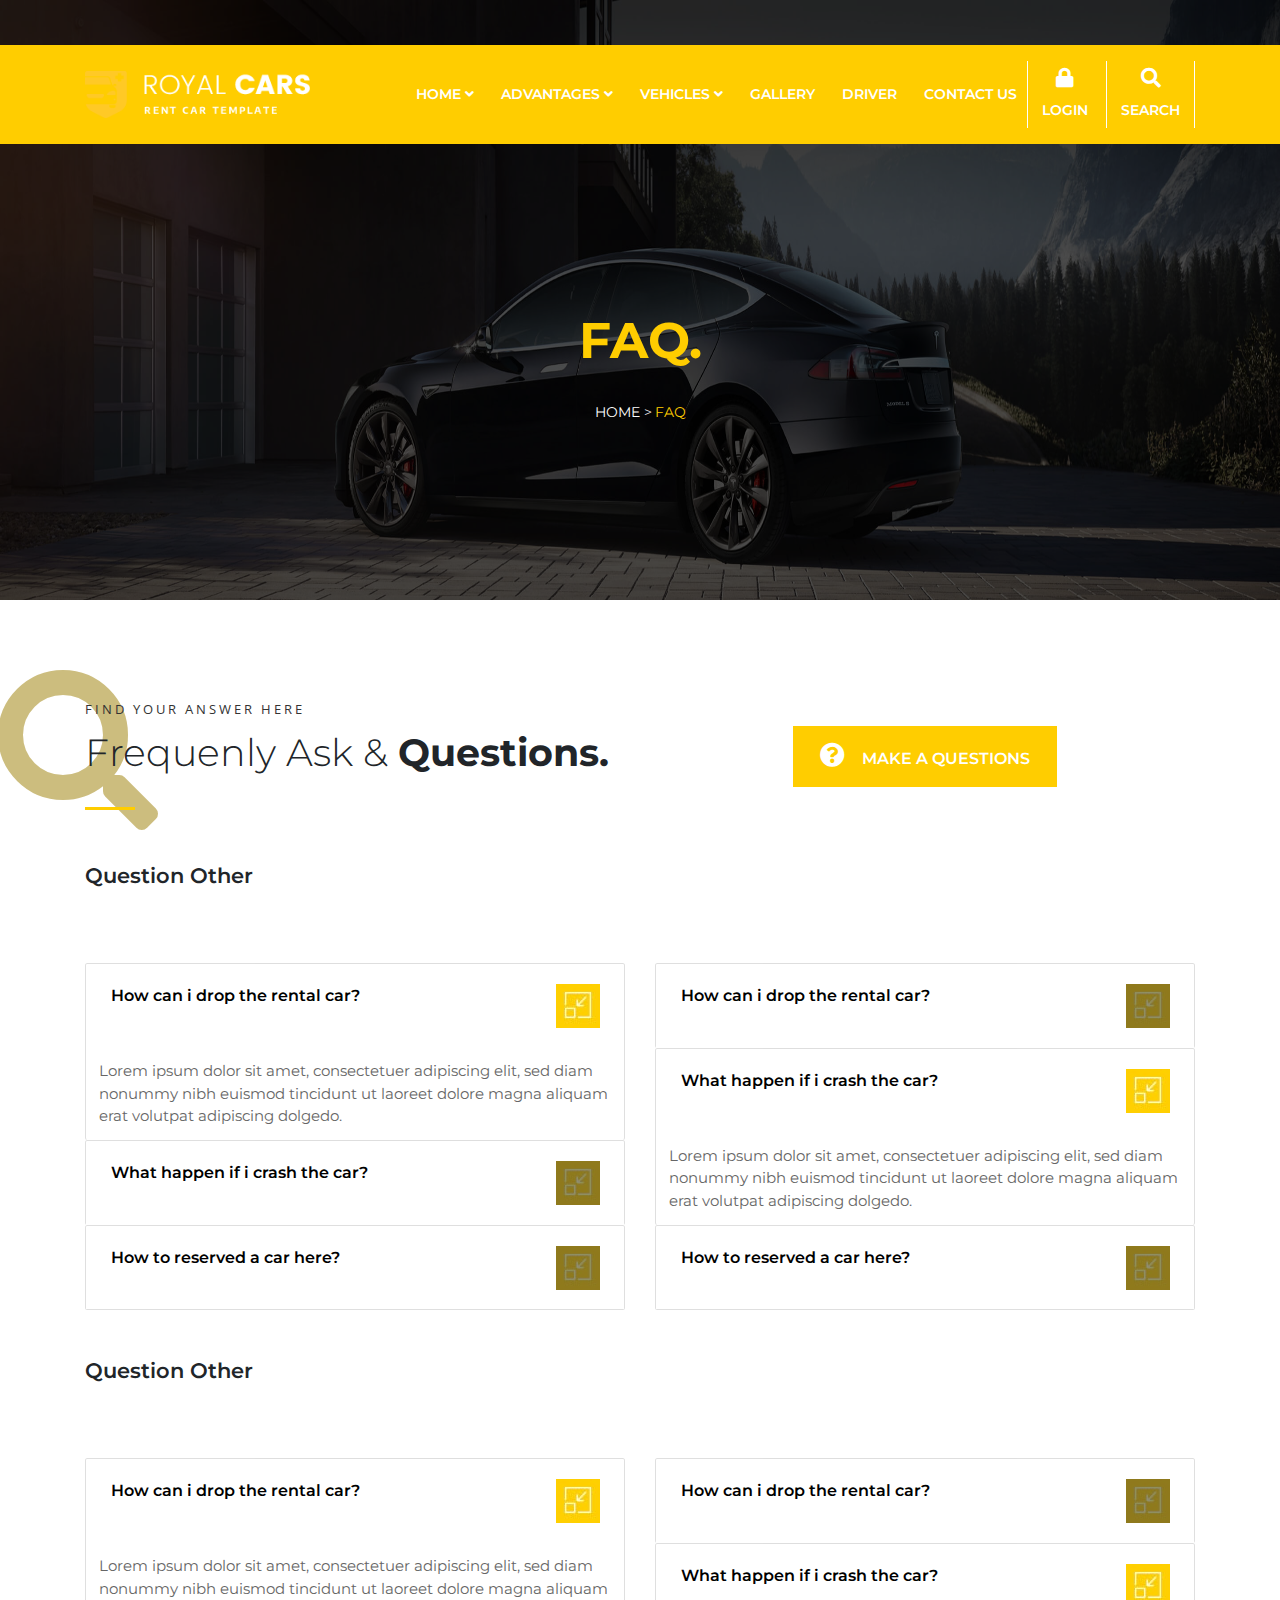
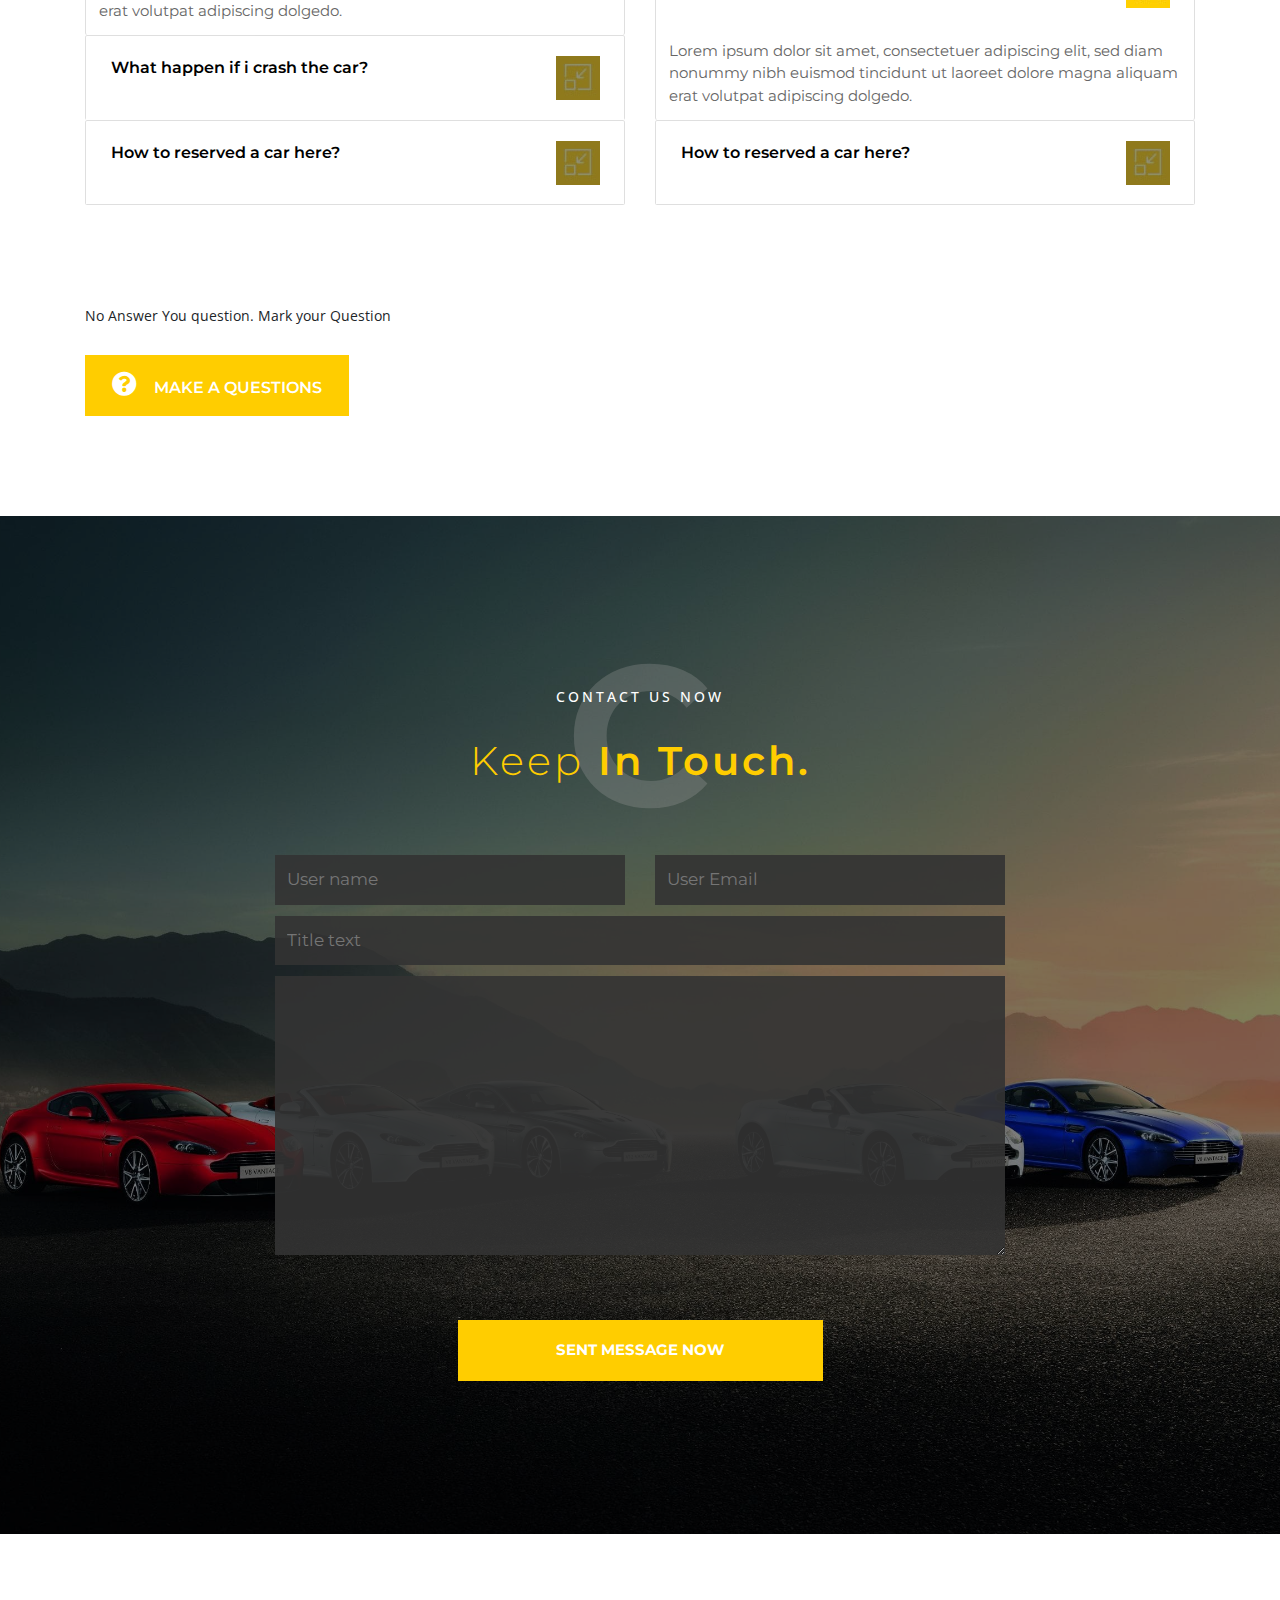
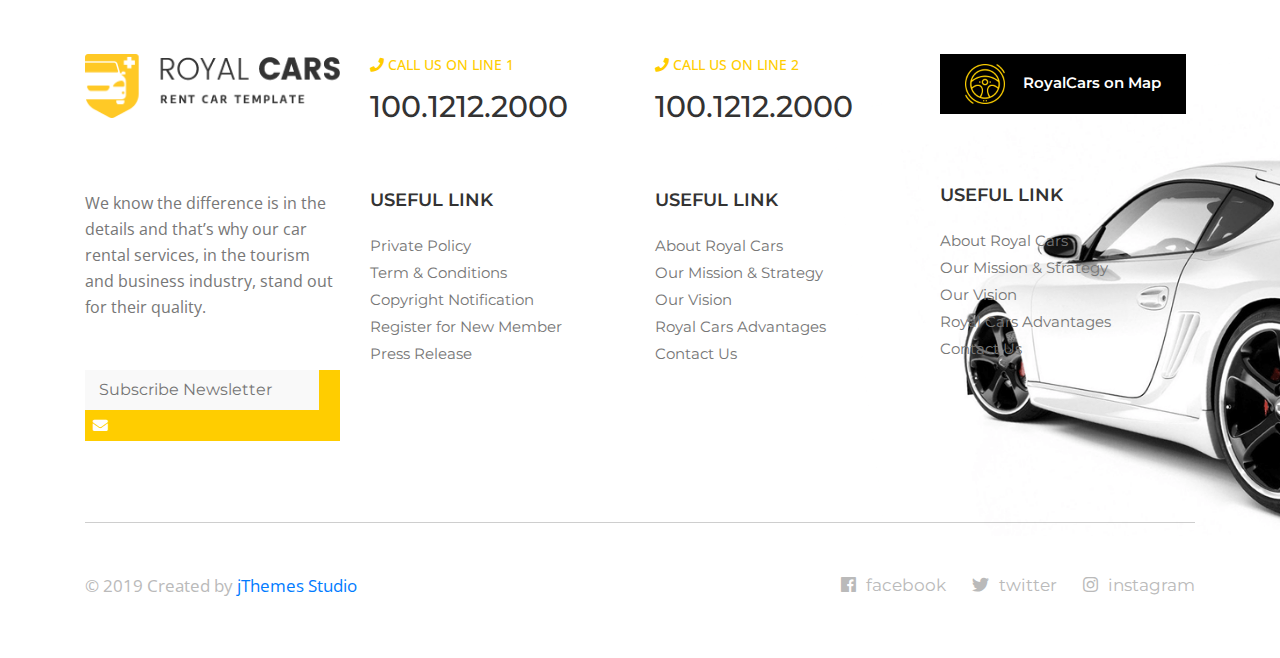
<file: about.html>
<!DOCTYPE html>
<html lang="en">

<head>
    <meta charset="UTF-8">
    <title>Car Car About 4</title>
    <meta name="viewport" content="width=device-width, initial-scale=1.0">
    <!-- Google Fonts -->
    <link href="https://fonts.googleapis.com/css?family=Montserrat:400,500,600,700,800|Open+Sans:400,600&display=swap"
        rel="stylesheet">
    <!-- All Css Files -->
    <link rel="icon" href="images/title-logo.png">
    <link rel="stylesheet" href="assets/css/all.min.css">
    <link rel="stylesheet" href="assets/css/bootstrap.min.css">
    <link rel="stylesheet" href="assets/css/owl.carousel.min.css">
    <link rel="stylesheet" href="assets/css/style.css">
    <link rel="stylesheet" href="assets/css/animate.min.css">
    <link rel="stylesheet" href="assets/css/Responsive.css">
</head>

<body>

    <!-- header part start -->

    <header class="header-area ">
        <div class="header-r r-home-3 ">
            <div class="container">
                <div class="row">
                    <div class="col-md-12">
                        <div class="header-part">
                            <div class="logo-area">
                                <img src="assets/images/logo-white.png" alt="">
                            </div>
                            <div class="main-menu ">
                                
                                <ul class="fist-menu">
                                    <li><a href="">Home
                                        <i class="fa fa-angle-down"></i></a>
                                        <ul class="lest-menu">
                                            <li><a href="index.html">>> Home 1</a></li>
                                            <li><a href="Index2.html">>> Home 2</a></li>
                                            <li><a href="index3.html">>> Home 3</a></li>
                                            <li><a href="index4.html">>> Home 4</a></li>
                                        </ul>
                                    </li>
                                    <li><a href="">advantages
                                        <i class="fa fa-angle-down"></i></a>
                                        <ul class="lest-menu">
                                            <li><a href="about.html">>> advantages 1</a></li>
                                        </ul>
                                    </li>
                                    <li><a href="">Vehicles
                                        <i class="fa fa-angle-down"></i></a>
                                        <ul class="lest-menu">
                                            <li><a href="Vehicles1.html">>> Vehicles 1</a></li>
                                            <li><a href="Vehicles2.html">>> Vehicles 2</a></li>
                                        </ul>
                                    </li>
                                    <li><a href="Gralley.html">GALLERY</a></li>
                                    <li><a href="Driver.html">DRIVER</a></li>
                                    <li><a href="Contact.html">CONTACT US</a></li>
                                </ul>

                                <div class="login-area">
                                    <a href="login.html"><i class="fa fa-lock"></i>LoGIN</a>
                                    <a class="search-click" href="search.html"><i class="fa fa-search"></i> search</a>
                                </div>

                            </div>
                            <div class="menu-icon-des ">
                                <span></span>
                                <span></span>
                                <span></span>
                            </div>
                        </div>
                    </div>
                </div>
            </div>
        </div>
        <div class="r-header-inner-banner">
            <div class="container">
                <div class="col-md-12">
                    <div class="r-header-in-over">
                        <h2>FAQ.</h2>
                        <li><a href="">HOME ></a></li>
                        <li> FAQ</li>
                    </div>
                </div>
            </div>
        </div>
    </header>

    <div class="over-lay "></div>

 <!-- header part end -->
 
<!-- about question statr -->

    <section class="about-quition">
        <div class="container">
            <div class="row">
                <div class="col-md-6">
                    <div class="question-title">
                        <p>FIND YOUR ANSWER HERE</p>
                        <h2>Frequenly Ask & <span>Questions.</span></h2>
                        <i class="fa fa-search"></i>
                    </div>
                </div>
                <div class="col-md-6">
                    <div class="ques-btu fixdr">
                        <a href="" class="ques-btun"><i class="fa fa-question-circle"></i> MAKE A QUESTIONS </a>
                    </div>
                </div>
            </div>
            <div class="row">
                <div class="col-md-12">
                    <div class="qution-tab-content">
                        <h2 class="pap">Question Other</h2>
                        <div class="tab-content" id="qution-tab">
                            <div class="tab-pane fade show active" id="About_account" role="tabpanel" aria-labelledby="About-tab">
                                <div class="row">
                                    <div class="col-md-6">
                                        <div class="qution-collaps">
                                            
                                            <div id="accordion">
                                                <div class="card">
                                                    <div class="card-header" id="headingOne">
                                                        <h5 class="mb-0">
                                                        <button class="btn btn-link" data-toggle="collapse" data-target="#collapseOne" aria-expanded="true" aria-controls="collapseOne">
                                                            How can i drop the rental car?
                                                            <div class="icon-part ">
                                                                <img src="assets/images/accordion-open-icon.jpg" class="part-on" alt="">
                                                            </div>
                                                            
                                                        </button>
                                                        </h5>
                                                    </div>
                                                
                                                    <div id="collapseOne" class="collapse show" aria-labelledby="headingOne" data-parent="#accordion">
                                                        <div class="card-body">
                                                            Lorem ipsum dolor sit amet, consectetuer adipiscing elit, sed diam nonummy nibh euismod tincidunt ut laoreet dolore magna aliquam erat volutpat adipiscing dolgedo.
                                                        </div>
                                                    </div>
                                                </div>
                                                <div class="card">
                                                    <div class="card-header" id="headingTwo">
                                                        <h5 class="mb-0">
                                                        <button class="btn btn-link collapsed" data-toggle="collapse" data-target="#collapseTwo" aria-expanded="false" aria-controls="collapseTwo">
                                                            What happen if i crash the car?
                                                            <div class="icon-part">
                                                                <img src="assets/images/accordion-open-icon.jpg" class="part-on" alt="">
                                                            </div>
                                                        </button>
                                                        </h5>
                                                    </div>
                                                    <div id="collapseTwo" class="collapse " aria-labelledby="headingTwo" data-parent="#accordion">
                                                        <div class="card-body">
                                                            Lorem ipsum dolor sit amet, consectetuer adipiscing elit, sed diam nonummy nibh euismod tincidunt ut laoreet dolore magna aliquam erat volutpat adipiscing dolgedo.
                                                        </div>
                                                    </div>
                                                </div>
                                                <div class="card">
                                                    <div class="card-header" id="headingThree">
                                                        <h5 class="mb-0">
                                                        <button class="btn btn-link collapsed" data-toggle="collapse" data-target="#collapseThree" aria-expanded="false" aria-controls="collapseThree">
                                                            How to reserved a car here?
                                                            <div class="icon-part">
                                                                <img src="assets/images/accordion-open-icon.jpg" class="part-on" alt="">
                                                            </div>
                                                        </button>
                                                        </h5>
                                                    </div>
                                                    <div id="collapseThree" class="collapse" aria-labelledby="headingThree" data-parent="#accordion">
                                                        <div class="card-body">
                                                            Lorem ipsum dolor sit amet, consectetuer adipiscing elit, sed diam nonummy nibh euismod tincidunt ut laoreet dolore magna aliquam erat volutpat adipiscing dolgedo.
                                                        </div>
                                                    </div>
                                                </div>
                                            </div>


                                        </div>
                                    </div>
                                    <div class="col-md-6">
                                        <div class="qution-collaps">
                                            
                                            <div id="accordion-1">
                                                <div class="card">
                                                    <div class="card-header" id="headingOne-1">
                                                        <h5 class="mb-0">
                                                        <button class="btn btn-link" data-toggle="collapse" data-target="#collapseOne-1" aria-expanded="false" aria-controls="collapseOne-1">
                                                            How can i drop the rental car?
                                                            <div class="icon-part">
                                                                <img src="assets/images/accordion-open-icon.jpg" class="part-on" alt="">
                                                            </div>
                                                        </button>
                                                        </h5>
                                                    </div>
                                                
                                                    <div id="collapseOne-1" class="collapse " aria-labelledby="headingOne-1" data-parent="#accordion-1">
                                                        <div class="card-body">
                                                            Lorem ipsum dolor sit amet, consectetuer adipiscing elit, sed diam nonummy nibh euismod tincidunt ut laoreet dolore magna aliquam erat volutpat adipiscing dolgedo.
                                                        </div>
                                                    </div>
                                                </div>
                                                <div class="card">
                                                    <div class="card-header" id="headingTwo-1">
                                                        <h5 class="mb-0">
                                                        <button class="btn btn-link collapsed" data-toggle="collapse" data-target="#collapseTwo-1" aria-expanded="true" aria-controls="collapseTwo-1">
                                                            What happen if i crash the car?
                                                            <div class="icon-part">
                                                                <img src="assets/images/accordion-open-icon.jpg" class="part-on" alt="">
                                                            </div>
                                                        </button>
                                                        </h5>
                                                    </div>
                                                    <div id="collapseTwo-1" class="collapse show" aria-labelledby="headingTwo-1" data-parent="#accordion-1">
                                                        <div class="card-body">
                                                            Lorem ipsum dolor sit amet, consectetuer adipiscing elit, sed diam nonummy nibh euismod tincidunt ut laoreet dolore magna aliquam erat volutpat adipiscing dolgedo.
                                                        </div>
                                                    </div>
                                                </div>
                                                <div class="card">
                                                    <div class="card-header" id="headingThree-1">
                                                        <h5 class="mb-0">
                                                        <button class="btn btn-link collapsed" data-toggle="collapse" data-target="#collapseThree-1" aria-expanded="false" aria-controls="collapseThree-1">
                                                            How to reserved a car here?
                                                            <div class="icon-part">
                                                                <img src="assets/images/accordion-open-icon.jpg" class="part-on" alt="">
                                                            </div>
                                                        </button>
                                                        </h5>
                                                    </div>
                                                    <div id="collapseThree-1" class="collapse" aria-labelledby="headingThree-1" data-parent="#accordion-1">
                                                        <div class="card-body">
                                                            Lorem ipsum dolor sit amet, consectetuer adipiscing elit, sed diam nonummy nibh euismod tincidunt ut laoreet dolore magna aliquam erat volutpat adipiscing dolgedo.
                                                        </div>
                                                    </div>
                                                </div>
                                            </div>


                                        </div>
                                    </div>
                                </div>
                            </div>
                            

                        </div>
                    </div>

                </div>
                
            </div>
            <div class="row">
                <div class="col-md-12">
                    <div class="qution-tab-content">
                        <h2 class="pap">Question Other</h2>
                        <div class="tab-content" id="qution-tab-2">
                            
                            <div class="tab-l " >
                                <div class="row">
                                    <div class="col-md-6">
                                        <div class="qution-collaps">
                                            
                                            <div id="accordion-2">
                                                <div class="card">
                                                    <div class="card-header" id="headingOne-2">
                                                        <h5 class="mb-0">
                                                        <button class="btn btn-link" data-toggle="collapse" data-target="#collapseOne-2" aria-expanded="true" aria-controls="collapseOne-2">
                                                            How can i drop the rental car?
                                                            <div class="icon-part ">
                                                                <img src="assets/images/accordion-open-icon.jpg" class="part-on" alt="">
                                                            </div>
                                                        </button>
                                                        </h5>
                                                    </div>
                                                
                                                    <div id="collapseOne-2" class="collapse show" aria-labelledby="headingOne-2" data-parent="#accordion-2">
                                                        <div class="card-body">
                                                            Lorem ipsum dolor sit amet, consectetuer adipiscing elit, sed diam nonummy nibh euismod tincidunt ut laoreet dolore magna aliquam erat volutpat adipiscing dolgedo.
                                                        </div>
                                                    </div>
                                                </div>
                                                <div class="card">
                                                    <div class="card-header" id="headingTwo-2">
                                                        <h5 class="mb-0">
                                                        <button class="btn btn-link collapsed" data-toggle="collapse" data-target="#collapseTwo-2" aria-expanded="false" aria-controls="collapseTwo-2">
                                                            What happen if i crash the car?
                                                            <div class="icon-part ">
                                                                <img src="assets/images/accordion-open-icon.jpg" class="part-on" alt="">
                                                            </div>
                                                        </button>
                                                        </h5>
                                                    </div>
                                                    <div id="collapseTwo-2" class="collapse" aria-labelledby="headingTwo-2" data-parent="#accordion-2">
                                                        <div class="card-body">
                                                            Lorem ipsum dolor sit amet, consectetuer adipiscing elit, sed diam nonummy nibh euismod tincidunt ut laoreet dolore magna aliquam erat volutpat adipiscing dolgedo.
                                                        </div>
                                                    </div>
                                                </div>
                                                <div class="card">
                                                    <div class="card-header" id="headingThree-2">
                                                        <h5 class="mb-0">
                                                        <button class="btn btn-link collapsed" data-toggle="collapse" data-target="#collapseThree-2" aria-expanded="false" aria-controls="collapseThree-2">
                                                            How to reserved a car here?
                                                            <div class="icon-part ">
                                                                <img src="assets/images/accordion-open-icon.jpg" class="part-on" alt="">
                                                            </div>
                                                        </button>
                                                        </h5>
                                                    </div>
                                                    <div id="collapseThree-2" class="collapse" aria-labelledby="headingThree-2" data-parent="#accordion-2">
                                                        <div class="card-body">
                                                            Lorem ipsum dolor sit amet, consectetuer adipiscing elit, sed diam nonummy nibh euismod tincidunt ut laoreet dolore magna aliquam erat volutpat adipiscing dolgedo.
                                                        </div>
                                                    </div>
                                                </div>
                                            </div>
        
        
                                        </div>
                                    </div>
                                    <div class="col-md-6">
                                        <div class="qution-collaps">
                                            
                                            <div id="accordion-22">
                                                <div class="card">
                                                    <div class="card-header" id="headingOne-22">
                                                        <h5 class="mb-0">
                                                        <button class="btn btn-link" data-toggle="collapse" data-target="#collapseOne-22" aria-expanded="false" aria-controls="collapseOne-22">
                                                            How can i drop the rental car?
                                                            <div class="icon-part ">
                                                                <img src="assets/images/accordion-open-icon.jpg" class="part-on" alt="">
                                                            </div>
                                                        </button>
                                                        </h5>
                                                    </div>
                                                
                                                    <div id="collapseOne-22" class="collapse " aria-labelledby="headingOne-22" data-parent="#accordion-22">
                                                        <div class="card-body">
                                                            Lorem ipsum dolor sit amet, consectetuer adipiscing elit, sed diam nonummy nibh euismod tincidunt ut laoreet dolore magna aliquam erat volutpat adipiscing dolgedo.
                                                        </div>
                                                    </div>
                                                </div>
                                                <div class="card">
                                                    <div class="card-header" id="headingTwo-22">
                                                        <h5 class="mb-0">
                                                        <button class="btn btn-link collapsed" data-toggle="collapse" data-target="#collapseTwo-22" aria-expanded="true" aria-controls="collapseTwo-22">
                                                            What happen if i crash the car?
                                                            <div class="icon-part ">
                                                                <img src="assets/images/accordion-open-icon.jpg" class="part-on" alt="">
                                                            </div>
                                                        </button>
                                                        </h5>
                                                    </div>
                                                    <div id="collapseTwo-22" class="collapse show" aria-labelledby="headingTwo-22" data-parent="#accordion-22">
                                                        <div class="card-body">
                                                            Lorem ipsum dolor sit amet, consectetuer adipiscing elit, sed diam nonummy nibh euismod tincidunt ut laoreet dolore magna aliquam erat volutpat adipiscing dolgedo.
                                                        </div>
                                                    </div>
                                                </div>
                                                <div class="card">
                                                    <div class="card-header" id="headingThree-22">
                                                        <h5 class="mb-0">
                                                        <button class="btn btn-link collapsed" data-toggle="collapse" data-target="#collapseThree-22" aria-expanded="false" aria-controls="collapseThree-22">
                                                            How to reserved a car here?
                                                            <div class="icon-part ">
                                                                <img src="assets/images/accordion-open-icon.jpg" class="part-on" alt="">
                                                            </div>
                                                        </button>
                                                        </h5>
                                                    </div>
                                                    <div id="collapseThree-22" class="collapse" aria-labelledby="headingThree-22" data-parent="#accordion-22">
                                                        <div class="card-body">
                                                            Lorem ipsum dolor sit amet, consectetuer adipiscing elit, sed diam nonummy nibh euismod tincidunt ut laoreet dolore magna aliquam erat volutpat adipiscing dolgedo.
                                                        </div>
                                                    </div>
                                                </div>
                                            </div>
        
        
                                        </div>
                                    </div>
                                </div>
                            </div>
                           
        
                        </div>
                    </div>
        
                </div>
                <div class="col-md-12">
                    <div class="ques-btu bulll">
                        <p>No Answer You question. Mark your Question</p>
                        <a href="" class="ques-btun"><i class="fa fa-question-circle"></i> MAKE A QUESTIONS </a>
                    </div>
                </div>
            </div>
        </div>
    </section>

<!-- about question end -->


    <!-- contact us now start -->

    <section class="contact-area about-2">
        <div class="container">
            <div class="row">
                <div class="col-md-12">
                    <div class="section-title r-contact">
                        <p>CONTACT US NOW</p>
                        <h2>Keep<span> In Touch.</span> </h2>
                    </div>
                </div>
            </div>
            <div class="row">
                <div class="offset-md-2 col-md-8">
                    <div class="contact-r-from">
                        <div class="row">
                            <div class="col-md-6">
                                <div class="from-fild">
                                    <input type="text" placeholder="User name">
                                </div>
                            </div>
                            <div class="col-md-6">
                                <div class="from-fild">
                                    <input type="email" placeholder="User Email">
                                </div>
                            </div>
                        </div>
                        <div class="from-fild">
                            <input type="text" placeholder="Title text">
                        </div>
                        <div class="from-fild">
                            <textarea name="" id="" cols="30" rows="10"></textarea>
                        </div>
                        <div class="from-fild">
                            <input type="submit" value="SENT MESSAGE NOW">
                        </div>

                    </div>
                </div>
            </div>
            
        </div>
    </section>

    <!-- contact us now end -->



    <!-- footer area start -->

    <section class="footer-area-top">
        <div class="container">
            <div class="row">
                <div class="col-lg-3 col-sm-6">
                    <div class="footer-logo-text">
                        <div class="footer-logo">
                            <img src="assets/images/footer-logo.png" alt="">
                            <p>We know the difference is in the details and that’s why our car rental services, in the tourism and business industry, stand out for their quality.</p>
                            <div class="email-area">
                                <input type="email" placeholder="Subscribe Newsletter">
                                <i class="fa fa-envelope"></i>
                            </div>
                        </div>
                    </div>
                </div>
                <div class="col-lg-3 col-sm-6">
                    <div class="r-footer">
                        <div class="contact-us">
                            <p><i class="fa fa-phone"></i> CALL US ON LINE 1</p>
                            <h3>100.1212.2000</h3>
                            
                        </div>
                        <div class="list-link">
                            <h2>USEFUL LINK</h2>
                            <ul>
                                <li><a href="">Private Policy</a></li>
                                <li><a href="">Term & Conditions</a></li>
                                <li><a href="">Copyright Notification</a></li>
                                <li><a href="">Register for New Member</a></li>
                                <li><a href="">Press Release</a></li>
                            </ul>
                        </div>
                    </div>
                    

                </div>
                <div class="col-lg-3 col-sm-6">
                    <div class="r-footer">
                        <div class="contact-us">
                            <p><i class="fa fa-phone"></i> CALL US ON LINE 2</p>
                            <h3>100.1212.2000</h3>
                            
                        </div>
                        <div class="list-link">
                            <h2>USEFUL LINK</h2>
                            <ul>
                                <li><a href="">About Royal Cars</a></li>
                                <li><a href="">Our Mission & Strategy</a></li>
                                <li><a href="">Our Vision</a></li>
                                <li><a href="">Royal Cars Advantages</a></li>
                                <li><a href="">Contact Us</a></li>
                            </ul>
                        </div>
                    </div>

                </div>
                <div class="col-lg-3 col-sm-6">
                    <div class="r-footer">
                        <div class="footer-weiget">
                            <a href="">
                               <img src="assets/images/icon-cars-count.png" alt="">
                                <span> RoyalCars on Map</span> 
                            </a>
                            <div class="list-link">
                                <h2>USEFUL LINK</h2>
                                <ul>
                                    <li><a href="">About Royal Cars</a></li>
                                    <li><a href="">Our Mission & Strategy</a></li>
                                    <li><a href="">Our Vision</a></li>
                                    <li><a href="">Royal Cars Advantages</a></li>
                                    <li><a href="">Contact Us</a></li>
                                </ul>
                            </div>
                        </div>
                        
                    </div>
                </div>
            </div>
        </div>
        <div class="container">
            <div class="row">
                <div class="col-md-12">
                    <div class="coppy-text">
                        <div class="coppy-right">
                            <p>© 2019 Created by <a href=""> jThemes Studio</a></p>
                        </div>
                        <div class="coppy-left">
                            <a href=""><i class="fab fa-facebook"></i>facebook</a>
                            <a href=""><i class="fab fa-twitter"></i>twitter</a>
                            <a href=""><i class="fab fa-instagram"></i>instagram</a>
                        </div>
                    </div>
                </div>
            </div>
        </div>
    </section>

    <!-- footer area end -->
















    <!-- All Js-->
    <script type="text/javascript" src="assets/js/jquery-1.12.4.min.js"></script>
    <script type="text/javascript" src="assets/js/bootstrap.min.js"></script>
    <script type="text/javascript" src="assets/js/owl.carousel.min.js"></script>
    <script type="text/javascript" src="assets/js/counte.js"></script>
    <script type="text/javascript" src="assets/js/custom.js"></script>
    <script>
        new WOW().init();

    </script>




    

</body>

</html>
</file>
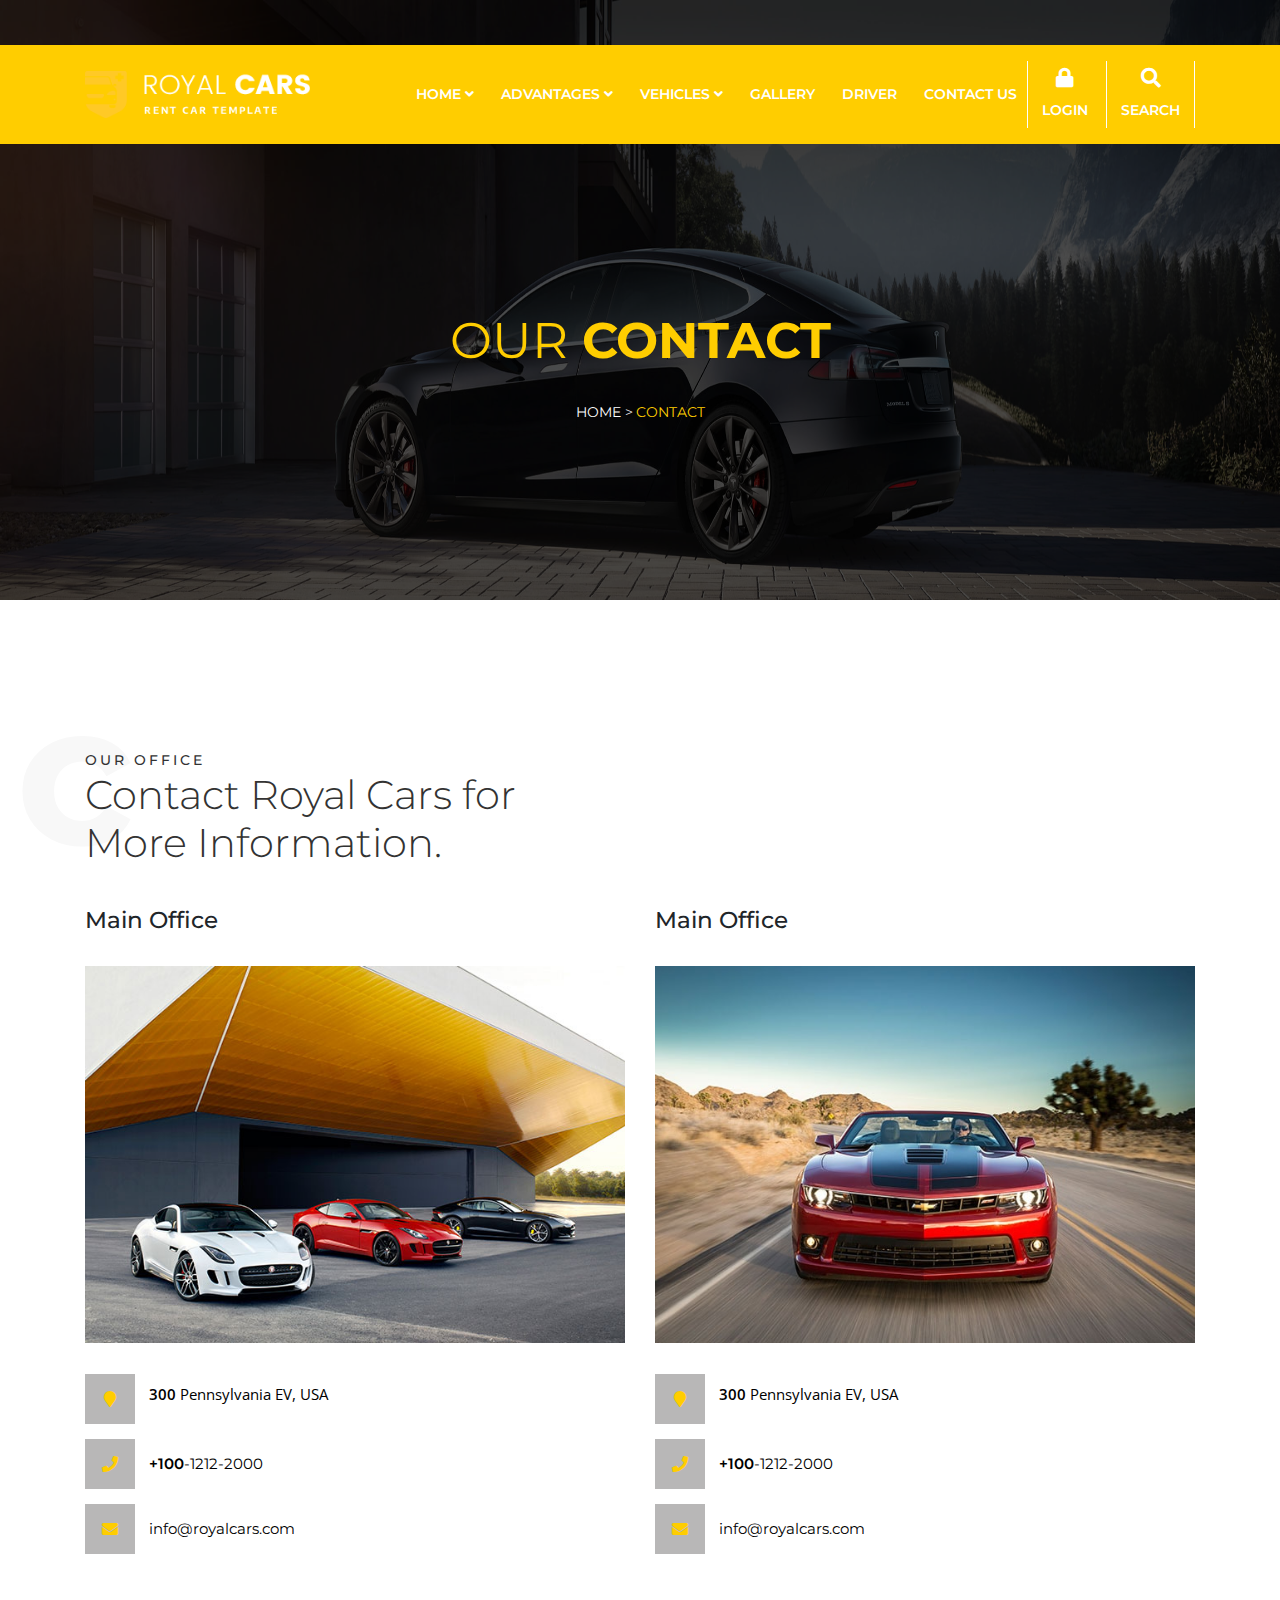
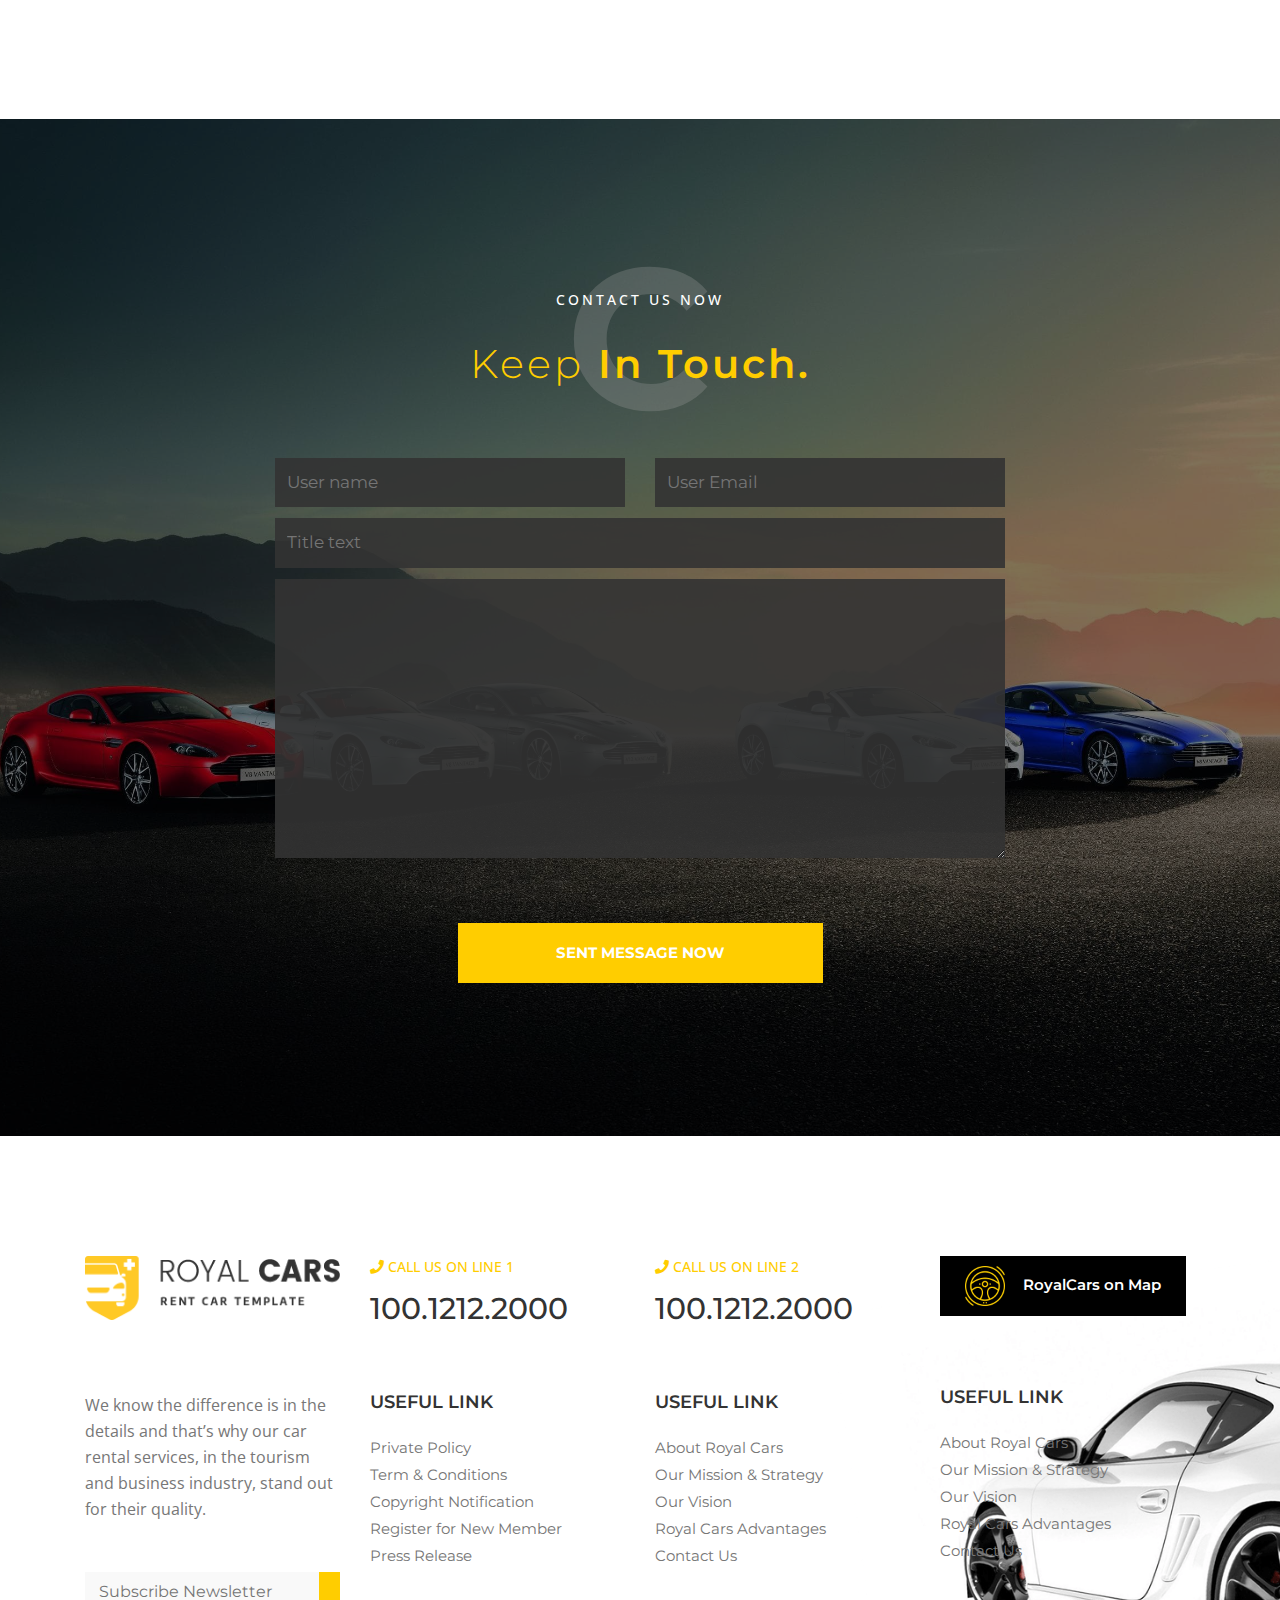
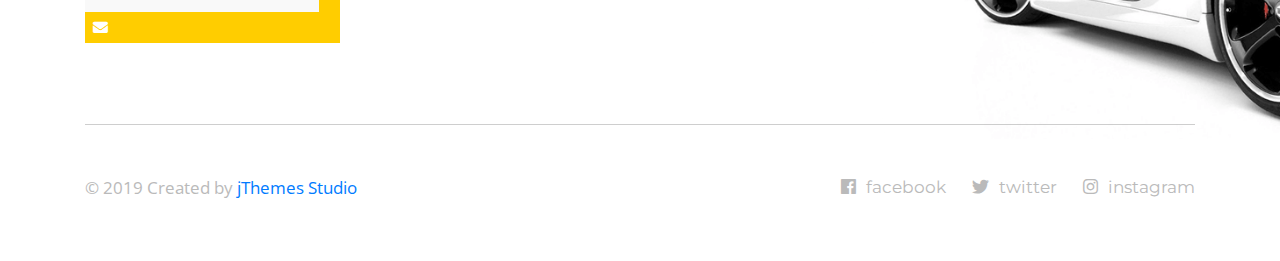
<file: Contact.html>
<!DOCTYPE html>
<html lang="en">

<head>
    <meta charset="UTF-8">
    <title>Car Car About 4</title>
    <meta name="viewport" content="width=device-width, initial-scale=1.0">
    <!-- Google Fonts -->
    <link href="https://fonts.googleapis.com/css?family=Montserrat:400,500,600,700,800|Open+Sans:400,600&display=swap"
        rel="stylesheet">
    <!-- All Css Files -->
    <link rel="icon" href="images/title-logo.png">
    <link rel="stylesheet" href="assets/css/all.min.css">
    <link rel="stylesheet" href="assets/css/bootstrap.min.css">
    <link rel="stylesheet" href="assets/css/owl.carousel.min.css">
    <link rel="stylesheet" href="assets/css/style.css">
    <link rel="stylesheet" href="assets/css/animate.min.css">
    <link rel="stylesheet" href="assets/css/Responsive.css">
</head>

<body>

    <!-- header part start -->

    <header class="header-area ">
        <div class="header-r r-home-3 ">
            <div class="container">
                <div class="row">
                    <div class="col-md-12">
                        <div class="header-part">
                            <div class="logo-area">
                                <img src="assets/images/logo-white.png" alt="">
                            </div>
                            <div class="main-menu ">
                                
                                <ul class="fist-menu">
                                    <li><a href="">Home
                                        <i class="fa fa-angle-down"></i></a>
                                        <ul class="lest-menu">
                                            <li><a href="index.html">>> Home 1</a></li>
                                            <li><a href="Index2.html">>> Home 2</a></li>
                                            <li><a href="index3.html">>> Home 3</a></li>
                                            <li><a href="index4.html">>> Home 4</a></li>
                                        </ul>
                                    </li>
                                    <li><a href="">advantages
                                        <i class="fa fa-angle-down"></i></a>
                                        <ul class="lest-menu">
                                            <li><a href="about.html">>> advantages 1</a></li>
                                        </ul>
                                    </li>
                                    <li><a href="">Vehicles
                                        <i class="fa fa-angle-down"></i></a>
                                        <ul class="lest-menu">
                                            <li><a href="Vehicles1.html">>> Vehicles 1</a></li>
                                            <li><a href="Vehicles2.html">>> Vehicles 2</a></li>
                                        </ul>
                                    </li>
                                    <li><a href="Gralley.html">GALLERY</a></li>
                                    <li><a href="Driver.html">DRIVER</a></li>
                                    <li><a href="Contact.html">CONTACT US</a></li>
                                </ul>

                                <div class="login-area">
                                    <a href="login.html"><i class="fa fa-lock"></i>LoGIN</a>
                                    <a class="search-click" href="search.html"><i class="fa fa-search"></i> search</a>
                                </div>

                            </div>
                            <div class="menu-icon-des ">
                                <span></span>
                                <span></span>
                                <span></span>
                            </div>
                        </div>
                    </div>
                </div>
            </div>
        </div>
        <div class="r-header-inner-banner">
            <div class="container">
                <div class="col-md-12">
                    <div class="r-header-in-over">
                        <h2><span>OUR</span> CONTACT</h2>
                        <li><a href="">HOME ></a></li>
                        <li> CONTACT</li>
                    </div>
                </div>
            </div>
        </div>
    </header>

    <div class="over-lay "></div>

 <!-- header part end -->
 
<!-- office area start -->

    <section class="r-contact-area">
        <div class="container">
            <div class="row">
                <div class="col-md-12">
                    <div class="title-text cont">
                        <span>OUR OFFICE</span>
                        <h2>Contact Royal Cars for <br>More Information.</h2>
                    </div>
                </div>
            </div>
            <div class="row">
                <div class="col-md-6">
                    <div class="r-contact-part">
                        <h3>Main Office</h3>
                        <div class="offic-img">
                            <img src="assets/images/car-slider-img-3.jpg" alt="">
                        </div>
                        
                        <div class="contact-loca">
                            <div class="icon-cont">
                                <i class="fa fa-map-marker"></i>
                            </div>
                            <div class="contact-text">
                                <p> <span>300</span>  Pennsylvania EV, USA</p>
                            </div>
                        </div>
                        <div class="contact-loca">
                            <div class="icon-cont">
                                <i class="fa fa-phone"></i>
                            </div>
                            <div class="contact-text">
                                <a href=""><span>+100</span>-1212-2000</a>
                            </div>
                        </div>
                        <div class="contact-loca">
                            <div class="icon-cont">
                                <i class="fa fa-envelope"></i>
                            </div>
                            <div class="contact-text">
                                <a href="">info@royalcars.com</a>
                            </div>
                        </div>
                    </div>
                </div>
                <div class="col-md-6">
                    <div class="r-contact-part">
                        <h3>Main Office</h3>
                        <div class="offic-img">
                            <img src="assets/images/car-slider-img-4.jpg" alt="">
                        </div>
                        
                        <div class="contact-loca">
                            <div class="icon-cont">
                                <i class="fa fa-map-marker"></i>
                            </div>
                            <div class="contact-text">
                                <p> <span>300</span>  Pennsylvania EV, USA</p>
                            </div>
                        </div>
                        <div class="contact-loca">
                            <div class="icon-cont">
                                <i class="fa fa-phone"></i>
                            </div>
                            <div class="contact-text">
                                <a href=""><span>+100</span>-1212-2000</a>
                            </div>
                        </div>
                        <div class="contact-loca">
                            <div class="icon-cont">
                                <i class="fa fa-envelope"></i>
                            </div>
                            <div class="contact-text">
                                <a href="">info@royalcars.com</a>
                            </div>
                        </div>
                    </div>
                </div>
            </div>
        </div>
    </section>

<!-- office area end -->


    <!-- contact us now start -->

    <section class="contact-area about-2">
        <div class="container">
            <div class="row">
                <div class="col-md-12">
                    <div class="section-title r-contact">
                        <p>CONTACT US NOW</p>
                        <h2>Keep<span> In Touch.</span> </h2>
                    </div>
                </div>
            </div>
            <div class="row">
                <div class="offset-md-2 col-md-8">
                    <div class="contact-r-from">
                        <div class="row">
                            <div class="col-md-6">
                                <div class="from-fild">
                                    <input type="text" placeholder="User name">
                                </div>
                            </div>
                            <div class="col-md-6">
                                <div class="from-fild">
                                    <input type="email" placeholder="User Email">
                                </div>
                            </div>
                        </div>
                        <div class="from-fild">
                            <input type="text" placeholder="Title text">
                        </div>
                        <div class="from-fild">
                            <textarea name="" id="" cols="30" rows="10"></textarea>
                        </div>
                        <div class="from-fild">
                            <input type="submit" value="SENT MESSAGE NOW">
                        </div>

                    </div>
                </div>
            </div>
            
        </div>
    </section>

    <!-- contact us now end -->



    <!-- footer area start -->

    <section class="footer-area-top">
        <div class="container">
            <div class="row">
                <div class="col-lg-3 col-sm-6">
                    <div class="footer-logo-text">
                        <div class="footer-logo">
                            <img src="assets/images/footer-logo.png" alt="">
                            <p>We know the difference is in the details and that’s why our car rental services, in the tourism and business industry, stand out for their quality.</p>
                            <div class="email-area">
                                <input type="email" placeholder="Subscribe Newsletter">
                                <i class="fa fa-envelope"></i>
                            </div>
                        </div>
                    </div>
                </div>
                <div class="col-lg-3 col-sm-6">
                    <div class="r-footer">
                        <div class="contact-us">
                            <p><i class="fa fa-phone"></i> CALL US ON LINE 1</p>
                            <h3>100.1212.2000</h3>
                            
                        </div>
                        <div class="list-link">
                            <h2>USEFUL LINK</h2>
                            <ul>
                                <li><a href="">Private Policy</a></li>
                                <li><a href="">Term & Conditions</a></li>
                                <li><a href="">Copyright Notification</a></li>
                                <li><a href="">Register for New Member</a></li>
                                <li><a href="">Press Release</a></li>
                            </ul>
                        </div>
                    </div>
                    

                </div>
                <div class="col-lg-3 col-sm-6">
                    <div class="r-footer">
                        <div class="contact-us">
                            <p><i class="fa fa-phone"></i> CALL US ON LINE 2</p>
                            <h3>100.1212.2000</h3>
                            
                        </div>
                        <div class="list-link">
                            <h2>USEFUL LINK</h2>
                            <ul>
                                <li><a href="">About Royal Cars</a></li>
                                <li><a href="">Our Mission & Strategy</a></li>
                                <li><a href="">Our Vision</a></li>
                                <li><a href="">Royal Cars Advantages</a></li>
                                <li><a href="">Contact Us</a></li>
                            </ul>
                        </div>
                    </div>

                </div>
                <div class="col-lg-3 col-sm-6">
                    <div class="r-footer">
                        <div class="footer-weiget">
                            <a href="">
                               <img src="assets/images/icon-cars-count.png" alt="">
                                <span> RoyalCars on Map</span> 
                            </a>
                            <div class="list-link">
                                <h2>USEFUL LINK</h2>
                                <ul>
                                    <li><a href="">About Royal Cars</a></li>
                                    <li><a href="">Our Mission & Strategy</a></li>
                                    <li><a href="">Our Vision</a></li>
                                    <li><a href="">Royal Cars Advantages</a></li>
                                    <li><a href="">Contact Us</a></li>
                                </ul>
                            </div>
                        </div>
                        
                    </div>
                </div>
            </div>
        </div>
        <div class="container">
            <div class="row">
                <div class="col-md-12">
                    <div class="coppy-text">
                        <div class="coppy-right">
                            <p>© 2019 Created by <a href=""> jThemes Studio</a></p>
                        </div>
                        <div class="coppy-left">
                            <a href=""><i class="fab fa-facebook"></i>facebook</a>
                            <a href=""><i class="fab fa-twitter"></i>twitter</a>
                            <a href=""><i class="fab fa-instagram"></i>instagram</a>
                        </div>
                    </div>
                </div>
            </div>
        </div>
    </section>

    <!-- footer area end -->
















    <!-- All Js-->
    <script type="text/javascript" src="assets/js/jquery-1.12.4.min.js"></script>
    <script type="text/javascript" src="assets/js/bootstrap.min.js"></script>
    <script type="text/javascript" src="assets/js/owl.carousel.min.js"></script>
    <script type="text/javascript" src="assets/js/counte.js"></script>
    <script type="text/javascript" src="assets/js/custom.js"></script>
    <script>
        new WOW().init();

    </script>




    

</body>

</html>
</file>
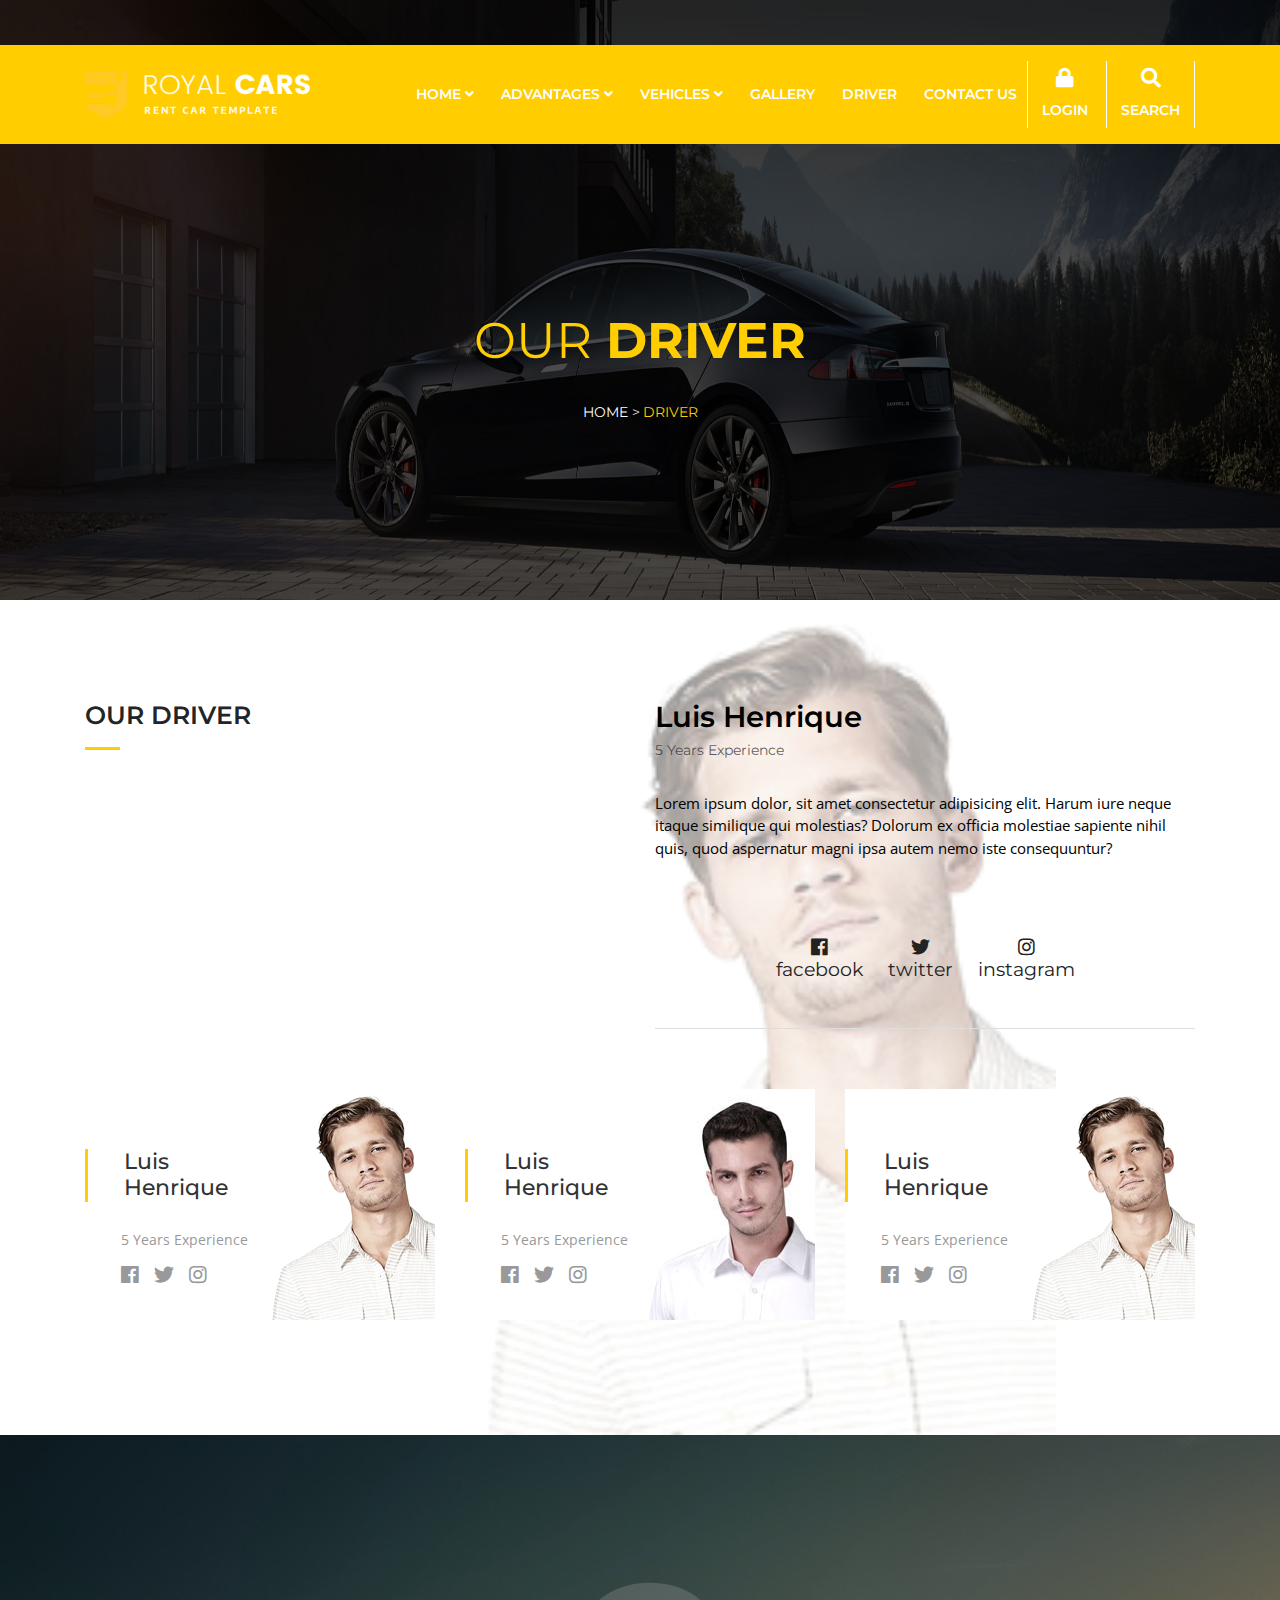
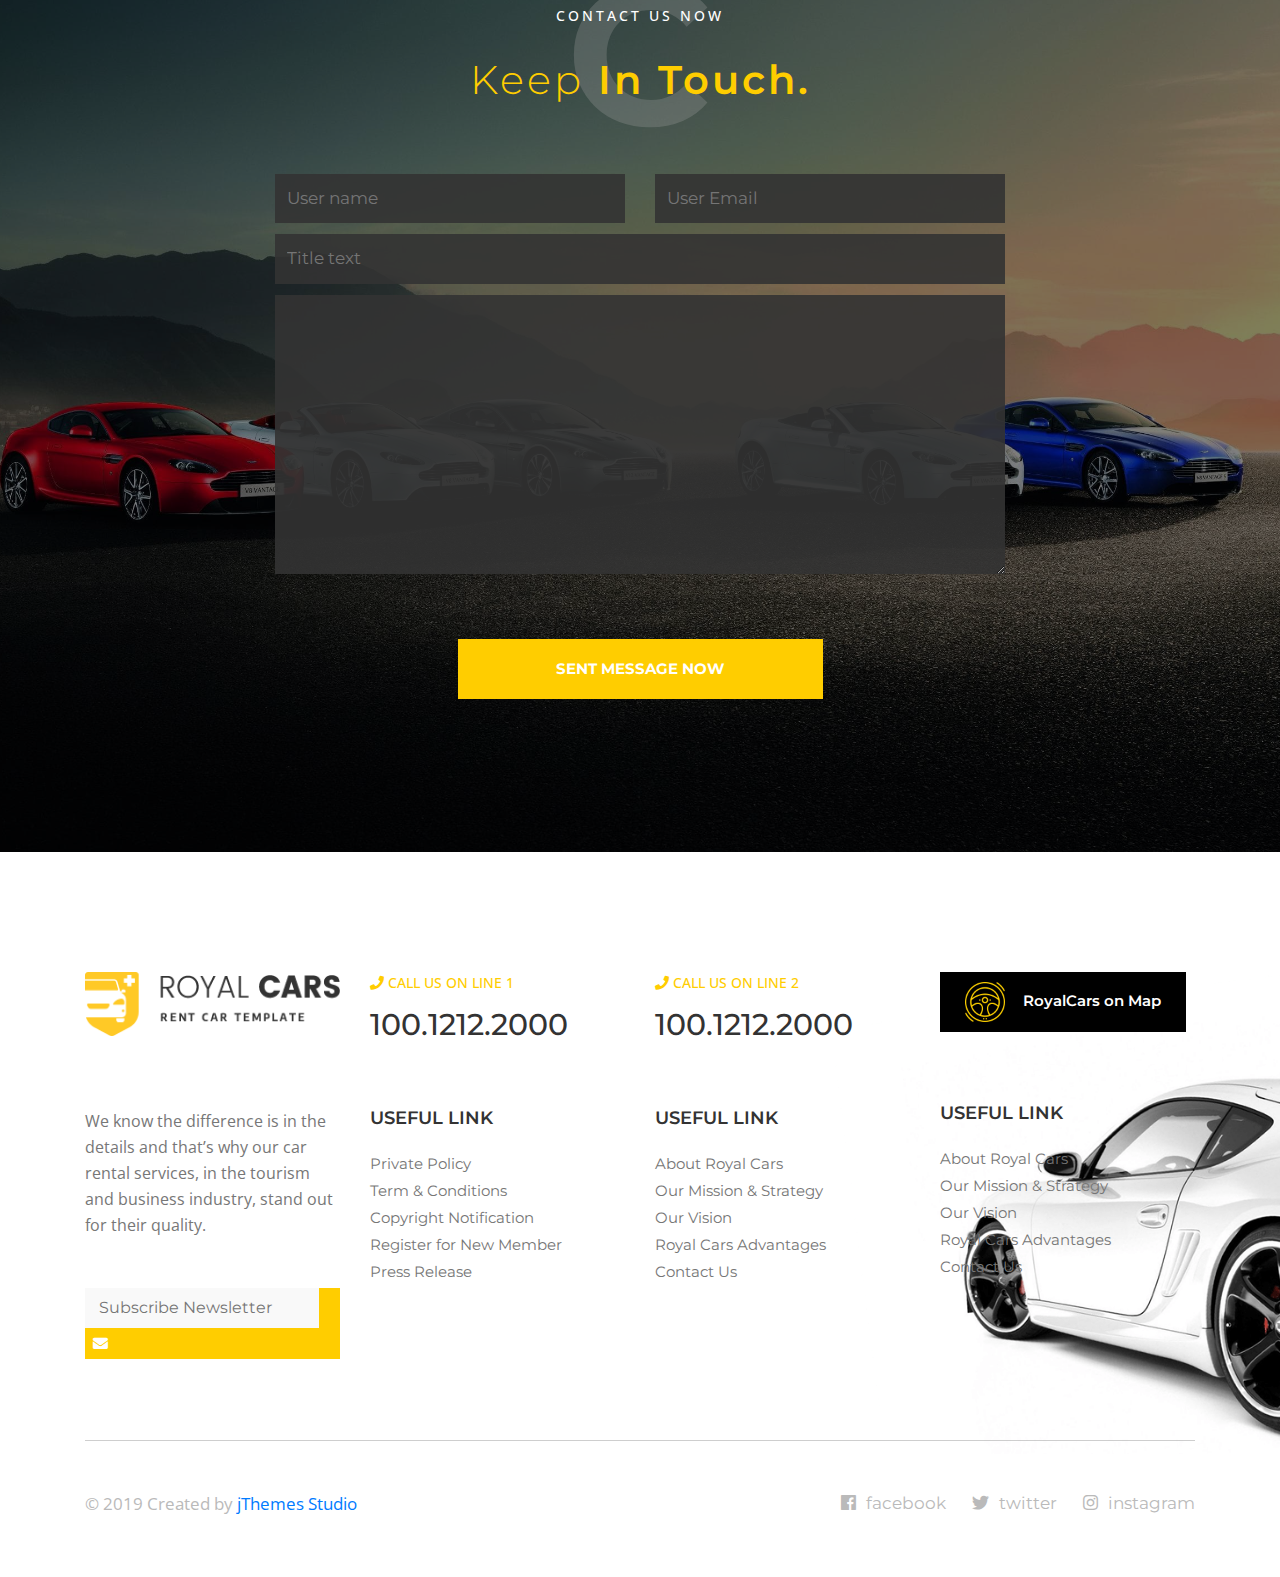
<file: Driver.html>
<!DOCTYPE html>
<html lang="en">

<head>
    <meta charset="UTF-8">
    <title>Car Car About 4</title>
    <meta name="viewport" content="width=device-width, initial-scale=1.0">
    <!-- Google Fonts -->
    <link href="https://fonts.googleapis.com/css?family=Montserrat:400,500,600,700,800|Open+Sans:400,600&display=swap"
        rel="stylesheet">
    <!-- All Css Files -->
    <link rel="icon" href="images/title-logo.png">
    <link rel="stylesheet" href="assets/css/all.min.css">
    <link rel="stylesheet" href="assets/css/bootstrap.min.css">
    <link rel="stylesheet" href="assets/css/owl.carousel.min.css">
    <link rel="stylesheet" href="assets/css/style.css">
    <link rel="stylesheet" href="assets/css/animate.min.css">
    <link rel="stylesheet" href="assets/css/Responsive.css">
</head>

<body>

    <!-- header part start -->

    <header class="header-area ">
        <div class="header-r r-home-3 ">
            <div class="container">
                <div class="row">
                    <div class="col-md-12">
                        <div class="header-part">
                            <div class="logo-area">
                                <img src="assets/images/logo-white.png" alt="">
                            </div>
                            <div class="main-menu ">
                                
                                <ul class="fist-menu">
                                    <li><a href="">Home
                                        <i class="fa fa-angle-down"></i></a>
                                        <ul class="lest-menu">
                                            <li><a href="index.html">>> Home 1</a></li>
                                            <li><a href="Index2.html">>> Home 2</a></li>
                                            <li><a href="index3.html">>> Home 3</a></li>
                                            <li><a href="index4.html">>> Home 4</a></li>
                                        </ul>
                                    </li>
                                    <li><a href="">advantages
                                        <i class="fa fa-angle-down"></i></a>
                                        <ul class="lest-menu">
                                            <li><a href="about.html">>> advantages 1</a></li>
                                        </ul>
                                    </li>
                                    <li><a href="">Vehicles
                                        <i class="fa fa-angle-down"></i></a>
                                        <ul class="lest-menu">
                                            <li><a href="Vehicles1.html">>> Vehicles 1</a></li>
                                            <li><a href="">>> Vehicles 2</a></li>
                                        </ul>
                                    </li>
                                    <li><a href="Gralley.html">GALLERY</a></li>
                                    <li><a href="Driver.html">DRIVER</a></li>
                                    <li><a href="Contact.html">CONTACT US</a></li>
                                </ul>

                                <div class="login-area">
                                    <a href="login.html"><i class="fa fa-lock"></i>LoGIN</a>
                                    <a class="search-click" href="search.html"><i class="fa fa-search"></i> search</a>
                                </div>

                            </div>
                            <div class="menu-icon-des ">
                                <span></span>
                                <span></span>
                                <span></span>
                            </div>
                        </div>
                    </div>
                </div>
            </div>
        </div>
        <div class="r-header-inner-banner">
            <div class="container">
                <div class="col-md-12">
                    <div class="r-header-in-over">
                        <h2><span>OUR</span> DRIVER</h2>
                        <li><a href="">HOME ></a></li>
                        <li> DRIVER</li>
                    </div>
                </div>
            </div>
        </div>
    </header>

    <div class="over-lay "></div>

 <!-- header part end -->

 <!-- driver-page start -->

    <section class="driver-aera">
        <div class="container">
            <div class="row">
                <div class="col-md-6">
                    <div class="left-text-driver">
                        <h2>OUR DRIVER</h2>
                    </div>
                </div>
                <div class="col-md-6">
                    <div class="right-text-driver">
                        <h3>Luis Henrique</h3>
                        <span>5 Years Experience</span>
                        <p>Lorem ipsum dolor, sit amet consectetur adipisicing elit. Harum iure neque itaque similique qui molestias? Dolorum ex officia molestiae sapiente nihil quis, quod aspernatur magni ipsa autem nemo iste consequuntur?</p>
                        <div class="diver-r-social">
                            <li><a href=""><i class="fab fa-facebook"></i>facebook</a></li>
                            <li><a href=""><i class="fab fa-twitter"></i>twitter</a></li>
                            <li><a href=""><i class="fab fa-instagram"></i>instagram</a></li>
                        </div>
                    </div>
                </div>
            </div>
            <div class="row">
                <div class="col-md-12">
                    <div class="driver-slider-r_all owl-carousel">
                        <div class="r-driver driver-bg-1">
                            <a href="#">
                                <h2>Luis <br>Henrique</h2>
                                <p>5 Years Experience</p>
                                <div class="r-drivre-social-icon">
                                    <li><i class="fab fa-facebook"></i></li>
                                    <li><i class="fab fa-twitter"></i></li>
                                    <li><i class="fab fa-instagram"></i></li>
                                </div>
                            </a>
                        </div> 
                        <div class="r-driver driver-bg-2">
                            <a href="#">
                                <h2>Luis <br>Henrique</h2>
                                <p>5 Years Experience</p>
                                <div class="r-drivre-social-icon">
                                    <li><i class="fab fa-facebook"></i></li>
                                    <li><i class="fab fa-twitter"></i></li>
                                    <li><i class="fab fa-instagram"></i></li>
                                </div>
                            </a>
                        </div> 
                        <div class="r-driver driver-bg-3">
                            <a href="#">
                                <h2>Luis <br>Henrique</h2>
                                <p>5 Years Experience</p>
                                <div class="r-drivre-social-icon">
                                    <li><i class="fab fa-facebook"></i></li>
                                    <li><i class="fab fa-twitter"></i></li>
                                    <li><i class="fab fa-instagram"></i></li>
                                </div>
                            </a>
                        </div> 
                        <div class="r-driver driver-bg-1">
                            <a href="#">
                                <h2>Luis <br>Henrique</h2>
                                <p>5 Years Experience</p>
                                <div class="r-drivre-social-icon">
                                    <li><i class="fab fa-facebook"></i></li>
                                    <li><i class="fab fa-twitter"></i></li>
                                    <li><i class="fab fa-instagram"></i></li>
                                </div>
                            </a>
                        </div>  
                    </div>
                </div>
            </div>
        </div>

    </section>

 <!-- driver-page end -->
 



    <!-- contact us now start -->

    <section class="contact-area about-2">
        <div class="container">
            <div class="row">
                <div class="col-md-12">
                    <div class="section-title r-contact">
                        <p>CONTACT US NOW</p>
                        <h2>Keep<span> In Touch.</span> </h2>
                    </div>
                </div>
            </div>
            <div class="row">
                <div class="offset-md-2 col-md-8">
                    <div class="contact-r-from">
                        <div class="row">
                            <div class="col-md-6">
                                <div class="from-fild">
                                    <input type="text" placeholder="User name">
                                </div>
                            </div>
                            <div class="col-md-6">
                                <div class="from-fild">
                                    <input type="email" placeholder="User Email">
                                </div>
                            </div>
                        </div>
                        <div class="from-fild">
                            <input type="text" placeholder="Title text">
                        </div>
                        <div class="from-fild">
                            <textarea name="" id="" cols="30" rows="10"></textarea>
                        </div>
                        <div class="from-fild">
                            <input type="submit" value="SENT MESSAGE NOW">
                        </div>

                    </div>
                </div>
            </div>
            
        </div>
    </section>

    <!-- contact us now end -->



    <!-- footer area start -->

    <section class="footer-area-top">
        <div class="container">
            <div class="row">
                <div class="col-lg-3 col-sm-6">
                    <div class="footer-logo-text">
                        <div class="footer-logo">
                            <img src="assets/images/footer-logo.png" alt="">
                            <p>We know the difference is in the details and that’s why our car rental services, in the tourism and business industry, stand out for their quality.</p>
                            <div class="email-area">
                                <input type="email" placeholder="Subscribe Newsletter">
                                <i class="fa fa-envelope"></i>
                            </div>
                        </div>
                    </div>
                </div>
                <div class="col-lg-3 col-sm-6">
                    <div class="r-footer">
                        <div class="contact-us">
                            <p><i class="fa fa-phone"></i> CALL US ON LINE 1</p>
                            <h3>100.1212.2000</h3>
                            
                        </div>
                        <div class="list-link">
                            <h2>USEFUL LINK</h2>
                            <ul>
                                <li><a href="">Private Policy</a></li>
                                <li><a href="">Term & Conditions</a></li>
                                <li><a href="">Copyright Notification</a></li>
                                <li><a href="">Register for New Member</a></li>
                                <li><a href="">Press Release</a></li>
                            </ul>
                        </div>
                    </div>
                    

                </div>
                <div class="col-lg-3 col-sm-6">
                    <div class="r-footer">
                        <div class="contact-us">
                            <p><i class="fa fa-phone"></i> CALL US ON LINE 2</p>
                            <h3>100.1212.2000</h3>
                            
                        </div>
                        <div class="list-link">
                            <h2>USEFUL LINK</h2>
                            <ul>
                                <li><a href="">About Royal Cars</a></li>
                                <li><a href="">Our Mission & Strategy</a></li>
                                <li><a href="">Our Vision</a></li>
                                <li><a href="">Royal Cars Advantages</a></li>
                                <li><a href="">Contact Us</a></li>
                            </ul>
                        </div>
                    </div>

                </div>
                <div class="col-lg-3 col-sm-6">
                    <div class="r-footer">
                        <div class="footer-weiget">
                            <a href="">
                               <img src="assets/images/icon-cars-count.png" alt="">
                                <span> RoyalCars on Map</span> 
                            </a>
                            <div class="list-link">
                                <h2>USEFUL LINK</h2>
                                <ul>
                                    <li><a href="">About Royal Cars</a></li>
                                    <li><a href="">Our Mission & Strategy</a></li>
                                    <li><a href="">Our Vision</a></li>
                                    <li><a href="">Royal Cars Advantages</a></li>
                                    <li><a href="">Contact Us</a></li>
                                </ul>
                            </div>
                        </div>
                        
                    </div>
                </div>
            </div>
        </div>
        <div class="container">
            <div class="row">
                <div class="col-md-12">
                    <div class="coppy-text">
                        <div class="coppy-right">
                            <p>© 2019 Created by <a href=""> jThemes Studio</a></p>
                        </div>
                        <div class="coppy-left">
                            <a href=""><i class="fab fa-facebook"></i>facebook</a>
                            <a href=""><i class="fab fa-twitter"></i>twitter</a>
                            <a href=""><i class="fab fa-instagram"></i>instagram</a>
                        </div>
                    </div>
                </div>
            </div>
        </div>
    </section>

    <!-- footer area end -->
















    <!-- All Js-->
    <script type="text/javascript" src="assets/js/jquery-1.12.4.min.js"></script>
    <script type="text/javascript" src="assets/js/bootstrap.min.js"></script>
    <script type="text/javascript" src="assets/js/owl.carousel.min.js"></script>
    <script type="text/javascript" src="assets/js/counte.js"></script>
    <script type="text/javascript" src="assets/js/custom.js"></script>
    <script>
        new WOW().init();

    </script>




    

</body>

</html>
</file>
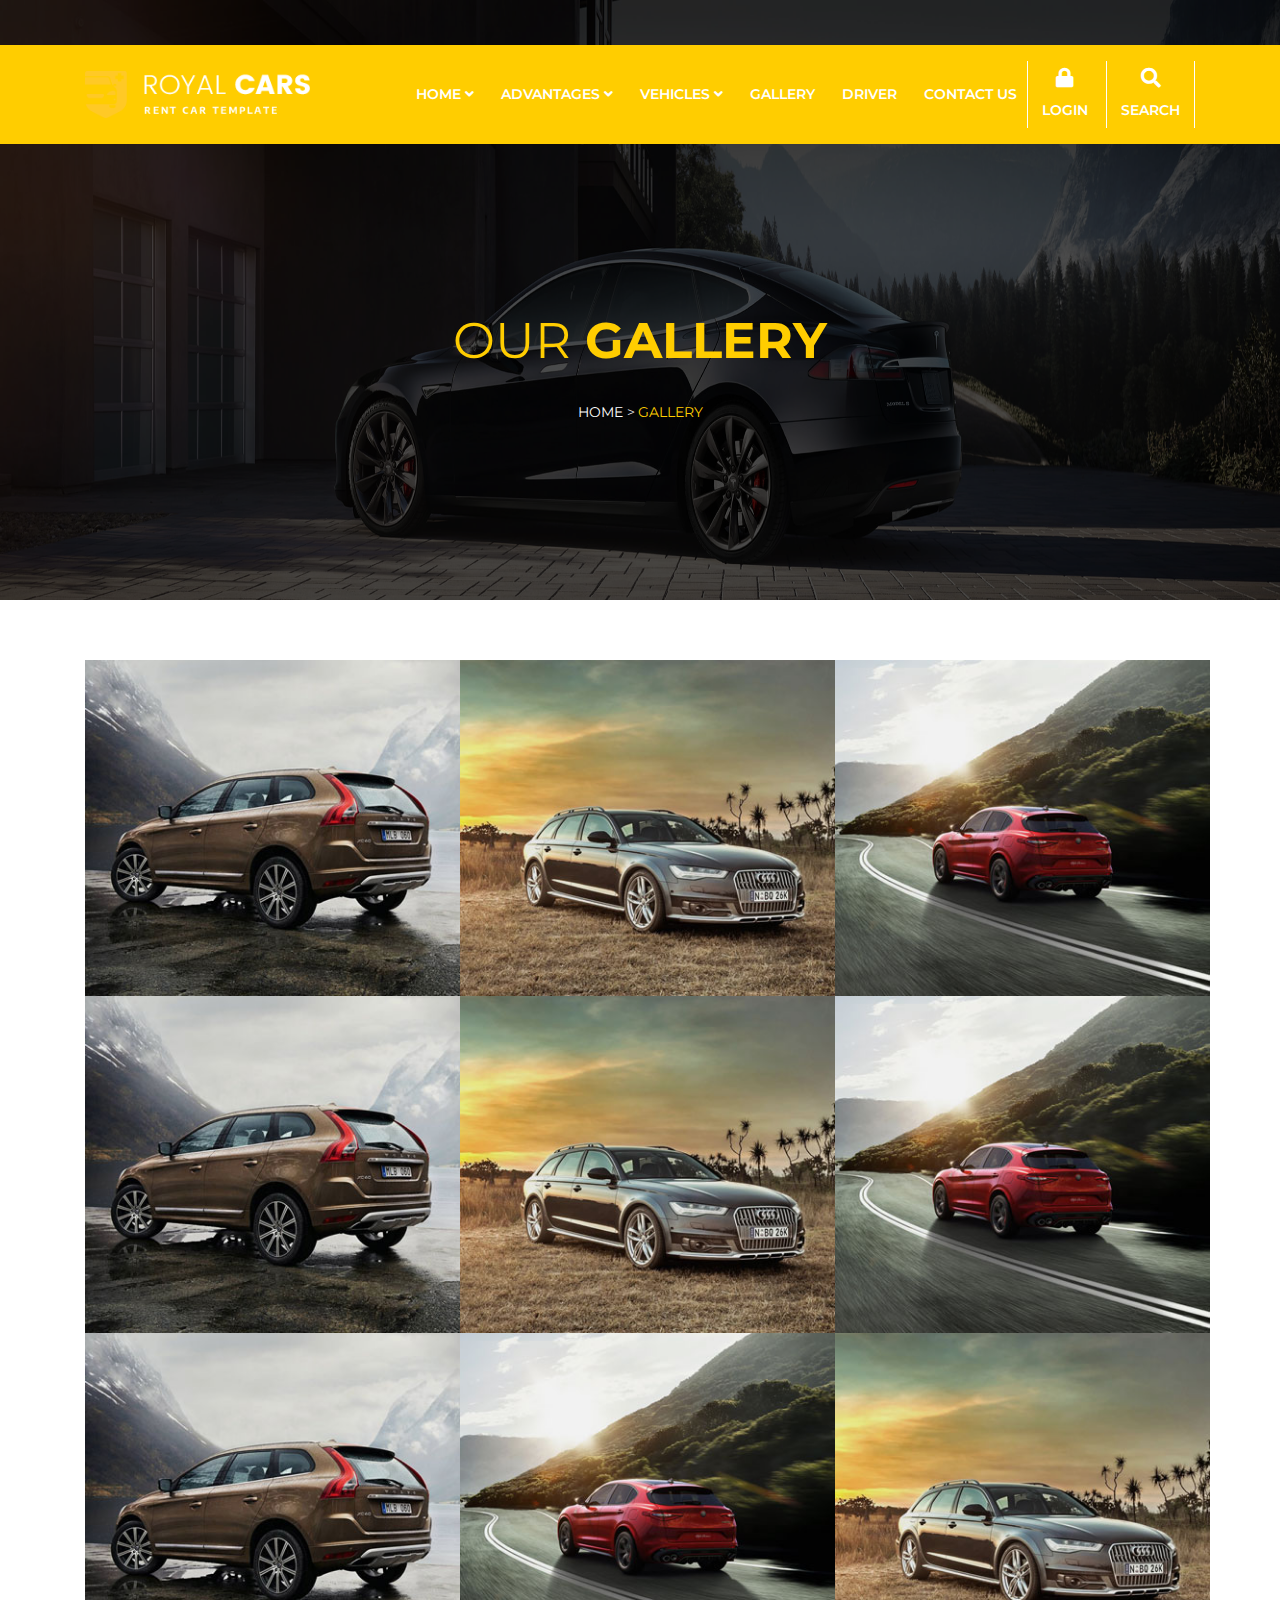
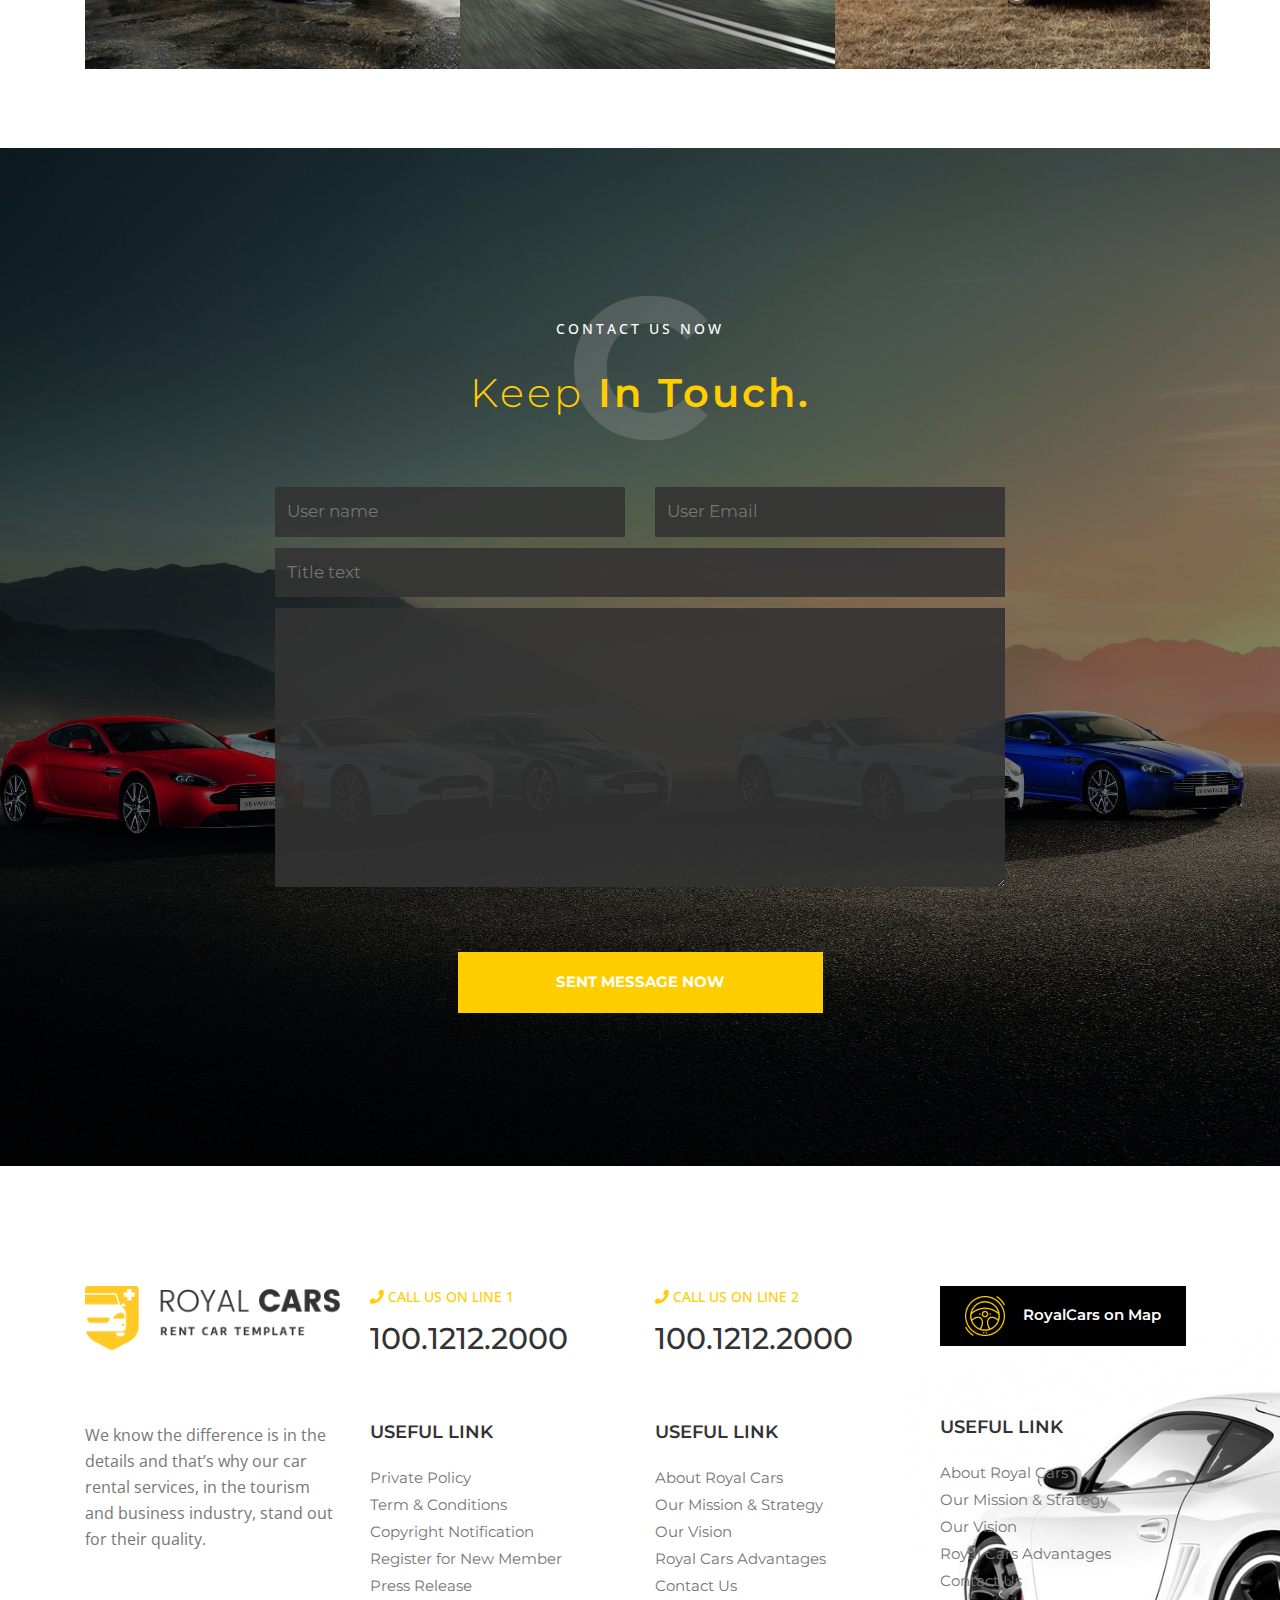
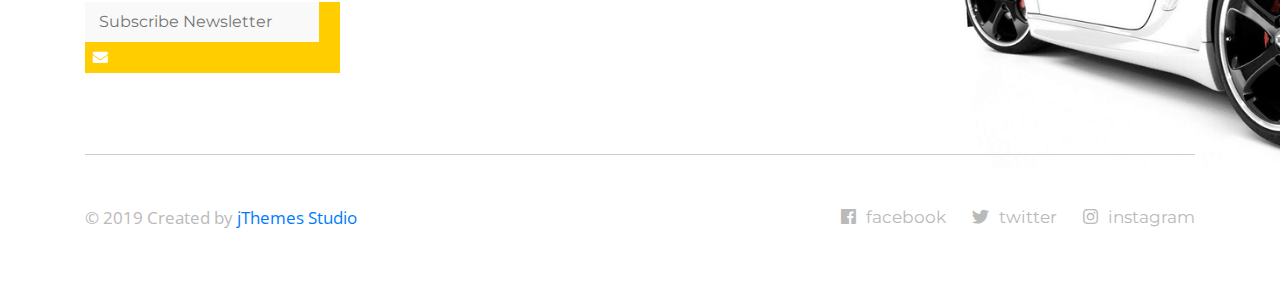
<file: Gralley.html>
<!DOCTYPE html>
<html lang="en">

<head>
    <meta charset="UTF-8">
    <title>Car Car About 4</title>
    <meta name="viewport" content="width=device-width, initial-scale=1.0">
    <!-- Google Fonts -->
    <link href="https://fonts.googleapis.com/css?family=Montserrat:400,500,600,700,800|Open+Sans:400,600&display=swap"
        rel="stylesheet">
    <!-- All Css Files -->
    <link rel="icon" href="images/title-logo.png">
    <link rel="stylesheet" href="assets/css/all.min.css">
    <link rel="stylesheet" href="assets/css/bootstrap.min.css">
    <link rel="stylesheet" href="assets/css/owl.carousel.min.css">
    <link rel="stylesheet" href="assets/css/animate.min.css">
    <link rel="stylesheet" href="assets/css/magnific-popup.css">
    <link rel="stylesheet" href="assets/css/style.css">
    <link rel="stylesheet" href="assets/css/Responsive.css">
</head>

<body>

    <!-- header part start -->

    <header class="header-area ">
        <div class="header-r r-home-3 ">
            <div class="container">
                <div class="row">
                    <div class="col-md-12">
                        <div class="header-part">
                            <div class="logo-area">
                                <img src="assets/images/logo-white.png" alt="">
                            </div>
                            <div class="main-menu ">
                                
                                <ul class="fist-menu">
                                    <li><a href="">Home
                                        <i class="fa fa-angle-down"></i></a>
                                        <ul class="lest-menu">
                                            <li><a href="index.html">>> Home 1</a></li>
                                            <li><a href="Index2.html">>> Home 2</a></li>
                                            <li><a href="index3.html">>> Home 3</a></li>
                                            <li><a href="index4.html">>> Home 4</a></li>
                                        </ul>
                                    </li>
                                    <li><a href="">advantages
                                        <i class="fa fa-angle-down"></i></a>
                                        <ul class="lest-menu">
                                            <li><a href="about.html">>> advantages 1</a></li>
                                        </ul>
                                    </li>
                                    <li><a href="">Vehicles
                                        <i class="fa fa-angle-down"></i></a>
                                        <ul class="lest-menu">
                                            <li><a href="Vehicles1.html">>> Vehicles 1</a></li>
                                            <li><a href="Vehicles2.html">>> Vehicles 2</a></li>
                                        </ul>
                                    </li>
                                    <li><a href="Gralley.html">GALLERY</a></li>
                                    <li><a href="Driver.html">DRIVER</a></li>
                                    <li><a href="Contact.html">CONTACT US</a></li>
                                </ul>

                                <div class="login-area">
                                    <a href="login.html"><i class="fa fa-lock"></i>LoGIN</a>
                                    <a class="search-click" href="search.html"><i class="fa fa-search"></i> search</a>
                                </div>

                            </div>
                            <div class="menu-icon-des ">
                                <span></span>
                                <span></span>
                                <span></span>
                            </div>
                        </div>
                    </div>
                </div>
            </div>
        </div>
        <div class="r-header-inner-banner">
            <div class="container">
                <div class="col-md-12">
                    <div class="r-header-in-over">
                        <h2><span>OUR</span> GALLERY</h2>
                        <li><a href="">HOME ></a></li>
                        <li> GALLERY</li>
                    </div>
                </div>
            </div>
        </div>
    </header>

    <div class="over-lay "></div>

 <!-- header part end -->


 <!-- gralley start -->

 <section id="r-gallery-part" class="r-gallery-part">
    <div class="container clearfix">
      <ul>
        <li>
            <a href="assets/images/gallery-img01.jpg" data-rel="lightcase:myCollection">
                <img src="assets/images/gallery-img01.jpg" class="d-block img-fluid" alt="">
                <div class="gallery-hover">
                  <div class="gallery-text">
                    <span>Registered 2016</span>
                    <h5><b>Volkswagen</b> GTR</h5>
                    <div class="icon-gallery"><i class="fa fa-search" aria-hidden="true"></i></div>
                  </div>
                </div>
            </a>
        </li>
        <li>
            <a href="assets/images/gallery-img03.jpg" data-rel="lightcase:myCollection">
                <img src="assets/images/gallery-img03.jpg" class="d-block img-fluid" alt="">
                <div class="gallery-hover">
                  <div class="gallery-text">
                    <span>Registered 2016</span>
                    <h5><b>Volkswagen</b> GTR</h5>
                    <div class="icon-gallery"><i class="fa fa-search" aria-hidden="true"></i></div>
                  </div>
                </div>
            </a>
        </li>
        <li>
            <a href="assets/images/gallery-img04.jpg" data-rel="lightcase:myCollection">
                <img src="assets/images/gallery-img04.jpg" class="d-block img-fluid" alt="">
                <div class="gallery-hover">
                  <div class="gallery-text">
                    <span>Registered 2016</span>
                    <h5><b>Volkswagen</b> GTR</h5>
                    <div class="icon-gallery"><i class="fa fa-search" aria-hidden="true"></i></div>
                  </div>
                </div>
            </a>
        </li>
        <li>
            <a href="assets/images/gallery-img01.jpg" data-rel="lightcase:myCollection">
                <img src="assets/images/gallery-img01.jpg" class="d-block img-fluid" alt="">
                <div class="gallery-hover">
                  <div class="gallery-text">
                    <span>Registered 2016</span>
                    <h5><b>Volkswagen</b> GTR</h5>
                    <div class="icon-gallery"><i class="fa fa-search" aria-hidden="true"></i></div>
                  </div>
                </div>
            </a>
        </li>
        <li>
            <a href="assets/images/gallery-img03.jpg" data-rel="lightcase:myCollection">
                <img src="assets/images/gallery-img03.jpg" class="d-block img-fluid" alt="">
                <div class="gallery-hover">
                  <div class="gallery-text">
                    <span>Registered 2016</span>
                    <h5><b>Volkswagen</b> GTR</h5>
                    <div class="icon-gallery"><i class="fa fa-search" aria-hidden="true"></i></div>
                  </div>
                </div>
            </a>
        </li>
        <li>
            <a href="assets/images/gallery-img04.jpg" data-rel="lightcase:myCollection">
                <img src="assets/images/gallery-img04.jpg" class="d-block img-fluid" alt="">
                <div class="gallery-hover">
                  <div class="gallery-text">
                    <span>Registered 2016</span>
                    <h5><b>Volkswagen</b> GTR</h5>
                    <div class="icon-gallery"><i class="fa fa-search" aria-hidden="true"></i></div>
                  </div>
                </div>
            </a>
        </li>
        <li>
            <a href="assets/images/gallery-img01.jpg" data-rel="lightcase:myCollection">
                <img src="assets/images/gallery-img01.jpg" class="d-block img-fluid" alt="">
                <div class="gallery-hover">
                  <div class="gallery-text">
                    <span>Registered 2016</span>
                    <h5><b>Volkswagen</b> GTR</h5>
                    <div class="icon-gallery"><i class="fa fa-search" aria-hidden="true"></i></div>
                  </div>
                </div>
            </a>
        </li>
        <li>
            <a href="assets/images/gallery-img04.jpg" data-rel="lightcase:myCollection">
                <img src="assets/images/gallery-img04.jpg" class="d-block img-fluid" alt="">
                <div class="gallery-hover">
                  <div class="gallery-text">
                    <span>Registered 2016</span>
                    <h5><b>Volkswagen</b> GTR</h5>
                    <div class="icon-gallery"><i class="fa fa-search" aria-hidden="true"></i></div>
                  </div>
                </div>
            </a>
        </li>
        <li>
            <a href="assets/images/gallery-img03.jpg" data-rel="lightcase:myCollection">
                <img src="assets/images/gallery-img03.jpg" class="d-block img-fluid" alt="">
                <div class="gallery-hover">
                  <div class="gallery-text">
                    <span>Registered 2016</span>
                    <h5><b>Volkswagen</b> GTR</h5>
                    <div class="icon-gallery"><i class="fa fa-search" aria-hidden="true"></i></div>
                  </div>
                </div>
            </a>
        </li>
      </ul>
    </div>
  </section>

 <!-- gralley end -->



    <!-- contact us now start -->

    <section class="contact-area about-2">
        <div class="container">
            <div class="row">
                <div class="col-md-12">
                    <div class="section-title r-contact">
                        <p>CONTACT US NOW</p>
                        <h2>Keep<span> In Touch.</span> </h2>
                    </div>
                </div>
            </div>
            <div class="row">
                <div class="offset-md-2 col-md-8">
                    <div class="contact-r-from">
                        <div class="row">
                            <div class="col-md-6">
                                <div class="from-fild">
                                    <input type="text" placeholder="User name">
                                </div>
                            </div>
                            <div class="col-md-6">
                                <div class="from-fild">
                                    <input type="email" placeholder="User Email">
                                </div>
                            </div>
                        </div>
                        <div class="from-fild">
                            <input type="text" placeholder="Title text">
                        </div>
                        <div class="from-fild">
                            <textarea name="" id="" cols="30" rows="10"></textarea>
                        </div>
                        <div class="from-fild">
                            <input type="submit" value="SENT MESSAGE NOW">
                        </div>

                    </div>
                </div>
            </div>
            
        </div>
    </section>

    <!-- contact us now end -->



    <!-- footer area start -->

    <section class="footer-area-top">
        <div class="container">
            <div class="row">
                <div class="col-lg-3 col-sm-6">
                    <div class="footer-logo-text">
                        <div class="footer-logo">
                            <img src="assets/images/footer-logo.png" alt="">
                            <p>We know the difference is in the details and that’s why our car rental services, in the tourism and business industry, stand out for their quality.</p>
                            <div class="email-area">
                                <input type="email" placeholder="Subscribe Newsletter">
                                <i class="fa fa-envelope"></i>
                            </div>
                        </div>
                    </div>
                </div>
                <div class="col-lg-3 col-sm-6">
                    <div class="r-footer">
                        <div class="contact-us">
                            <p><i class="fa fa-phone"></i> CALL US ON LINE 1</p>
                            <h3>100.1212.2000</h3>
                            
                        </div>
                        <div class="list-link">
                            <h2>USEFUL LINK</h2>
                            <ul>
                                <li><a href="">Private Policy</a></li>
                                <li><a href="">Term & Conditions</a></li>
                                <li><a href="">Copyright Notification</a></li>
                                <li><a href="">Register for New Member</a></li>
                                <li><a href="">Press Release</a></li>
                            </ul>
                        </div>
                    </div>
                    

                </div>
                <div class="col-lg-3 col-sm-6">
                    <div class="r-footer">
                        <div class="contact-us">
                            <p><i class="fa fa-phone"></i> CALL US ON LINE 2</p>
                            <h3>100.1212.2000</h3>
                            
                        </div>
                        <div class="list-link">
                            <h2>USEFUL LINK</h2>
                            <ul>
                                <li><a href="">About Royal Cars</a></li>
                                <li><a href="">Our Mission & Strategy</a></li>
                                <li><a href="">Our Vision</a></li>
                                <li><a href="">Royal Cars Advantages</a></li>
                                <li><a href="">Contact Us</a></li>
                            </ul>
                        </div>
                    </div>

                </div>
                <div class="col-lg-3 col-sm-6">
                    <div class="r-footer">
                        <div class="footer-weiget">
                            <a href="">
                               <img src="assets/images/icon-cars-count.png" alt="">
                                <span> RoyalCars on Map</span> 
                            </a>
                            <div class="list-link">
                                <h2>USEFUL LINK</h2>
                                <ul>
                                    <li><a href="">About Royal Cars</a></li>
                                    <li><a href="">Our Mission & Strategy</a></li>
                                    <li><a href="">Our Vision</a></li>
                                    <li><a href="">Royal Cars Advantages</a></li>
                                    <li><a href="">Contact Us</a></li>
                                </ul>
                            </div>
                        </div>
                        
                    </div>
                </div>
            </div>
        </div>
        <div class="container">
            <div class="row">
                <div class="col-md-12">
                    <div class="coppy-text">
                        <div class="coppy-right">
                            <p>© 2019 Created by <a href=""> jThemes Studio</a></p>
                        </div>
                        <div class="coppy-left">
                            <a href=""><i class="fab fa-facebook"></i>facebook</a>
                            <a href=""><i class="fab fa-twitter"></i>twitter</a>
                            <a href=""><i class="fab fa-instagram"></i>instagram</a>
                        </div>
                    </div>
                </div>
            </div>
        </div>
    </section>

    <!-- footer area end -->
















    <!-- All Js-->
    <script type="text/javascript" src="assets/js/jquery-1.12.4.min.js"></script>
    <script type="text/javascript" src="assets/js/bootstrap.min.js"></script>
    <script type="text/javascript" src="assets/js/owl.carousel.min.js"></script>
    <script type="text/javascript" src="assets/js/counte.js"></script>
    <script type="text/javascript" src="assets/js/jquery.magnific-popup.js"></script>
    <script type="text/javascript" src="assets/js/jquery.magnific-popup.min.js"></script>
    <script type="text/javascript" src="assets/js/custom.js"></script>
    <script>
        new WOW().init();

    </script>




    

</body>

</html>
</file>
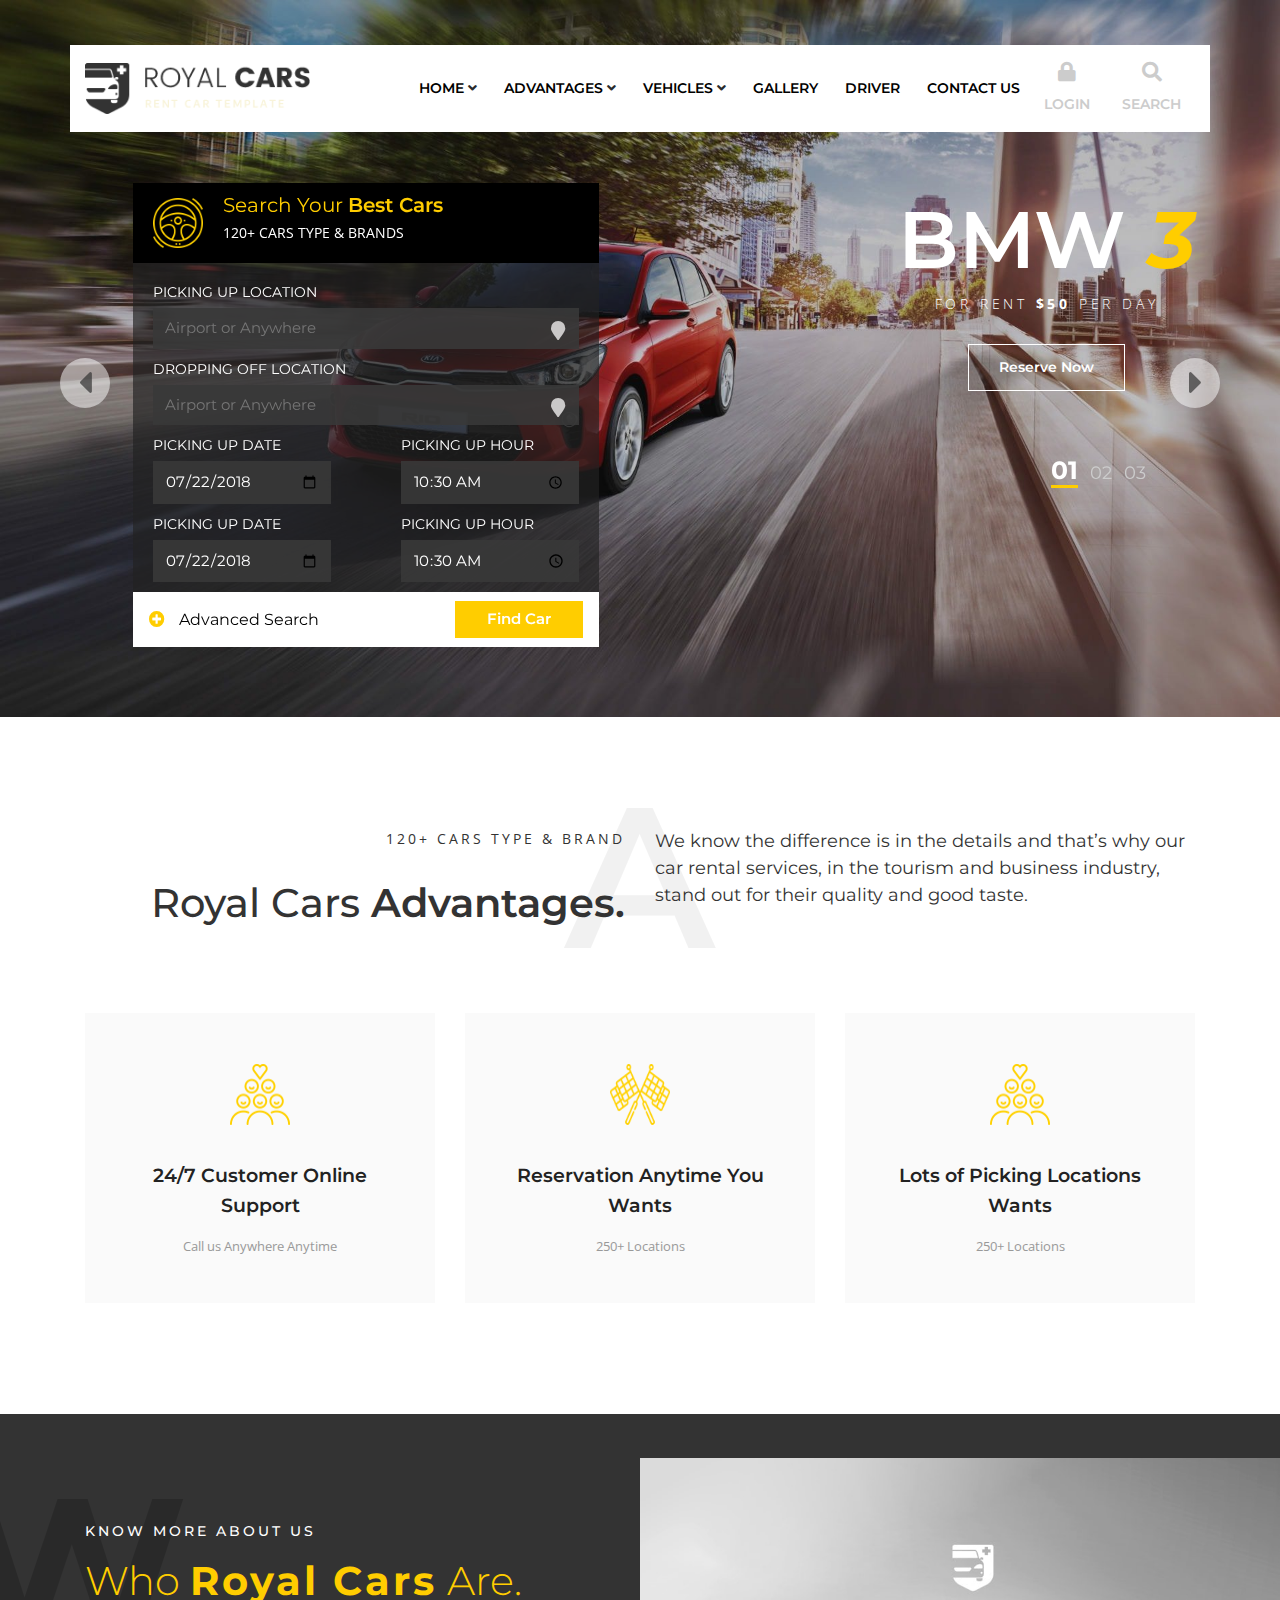
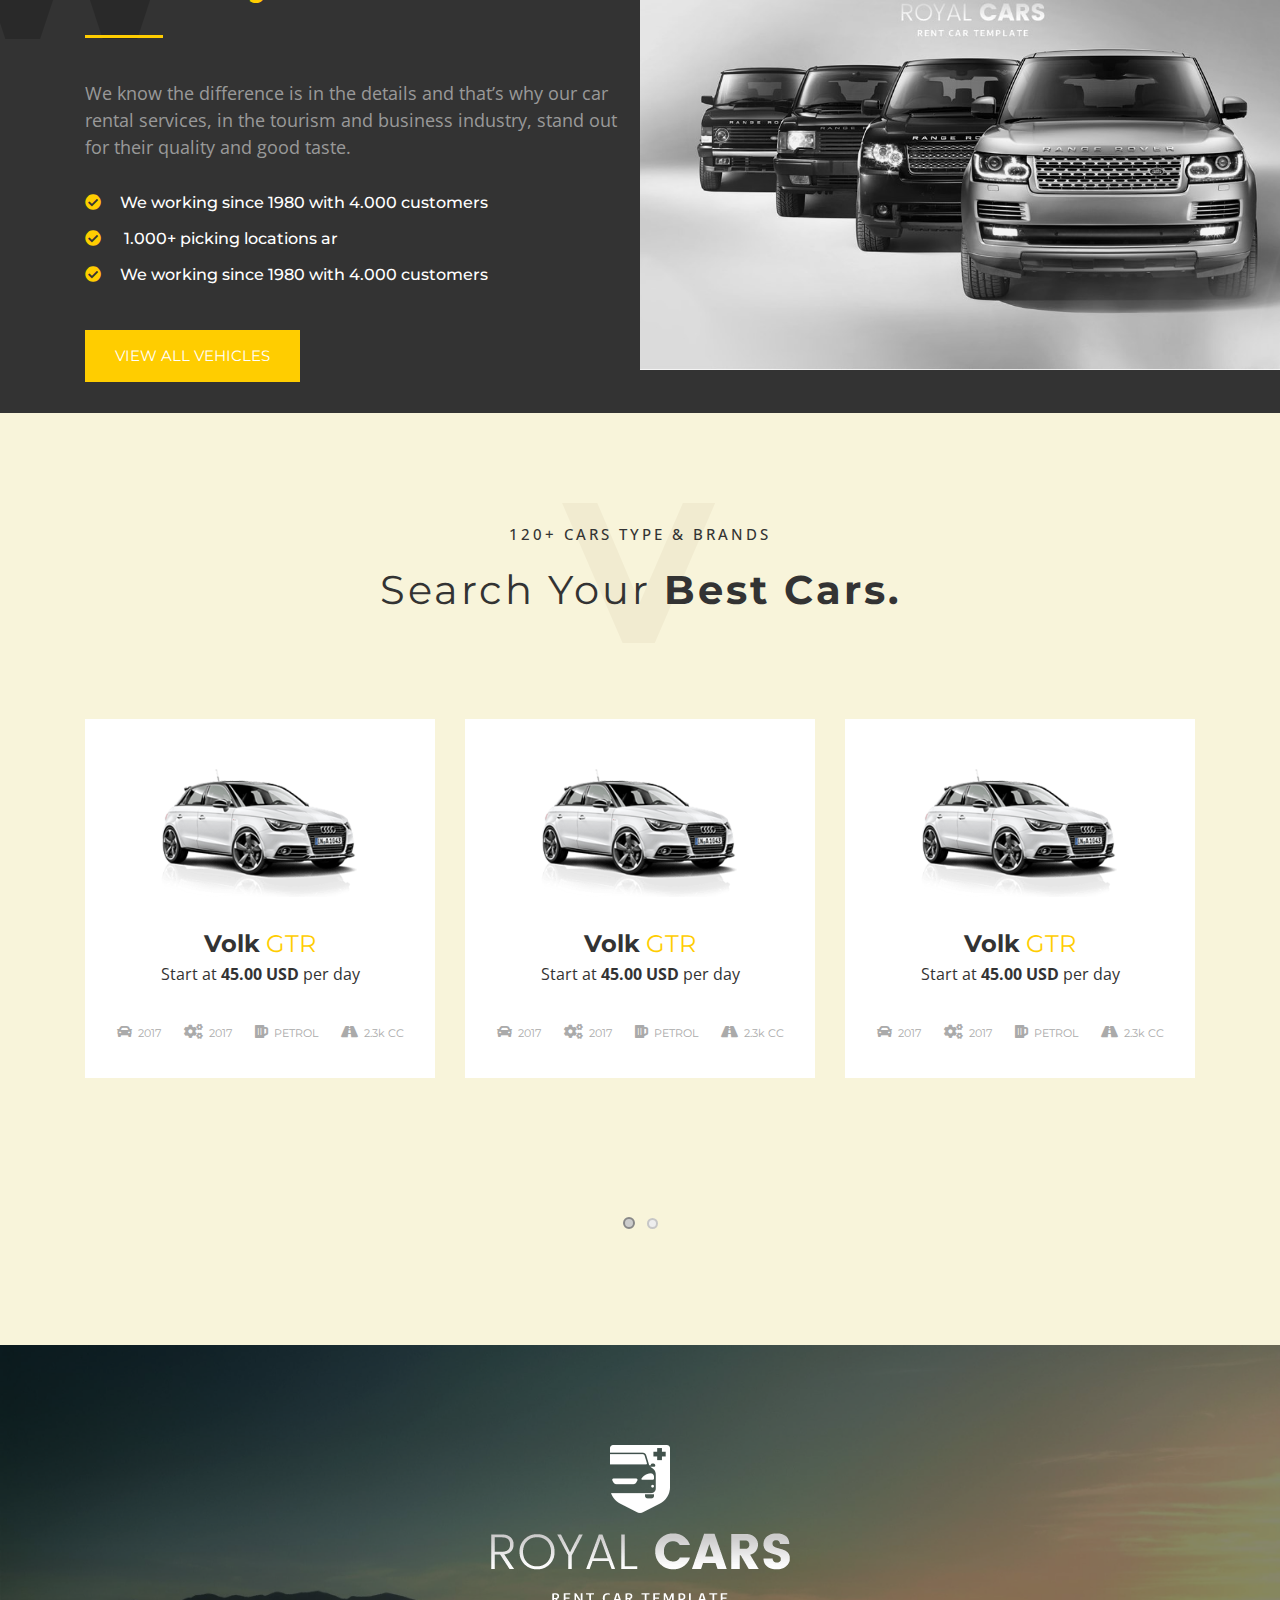
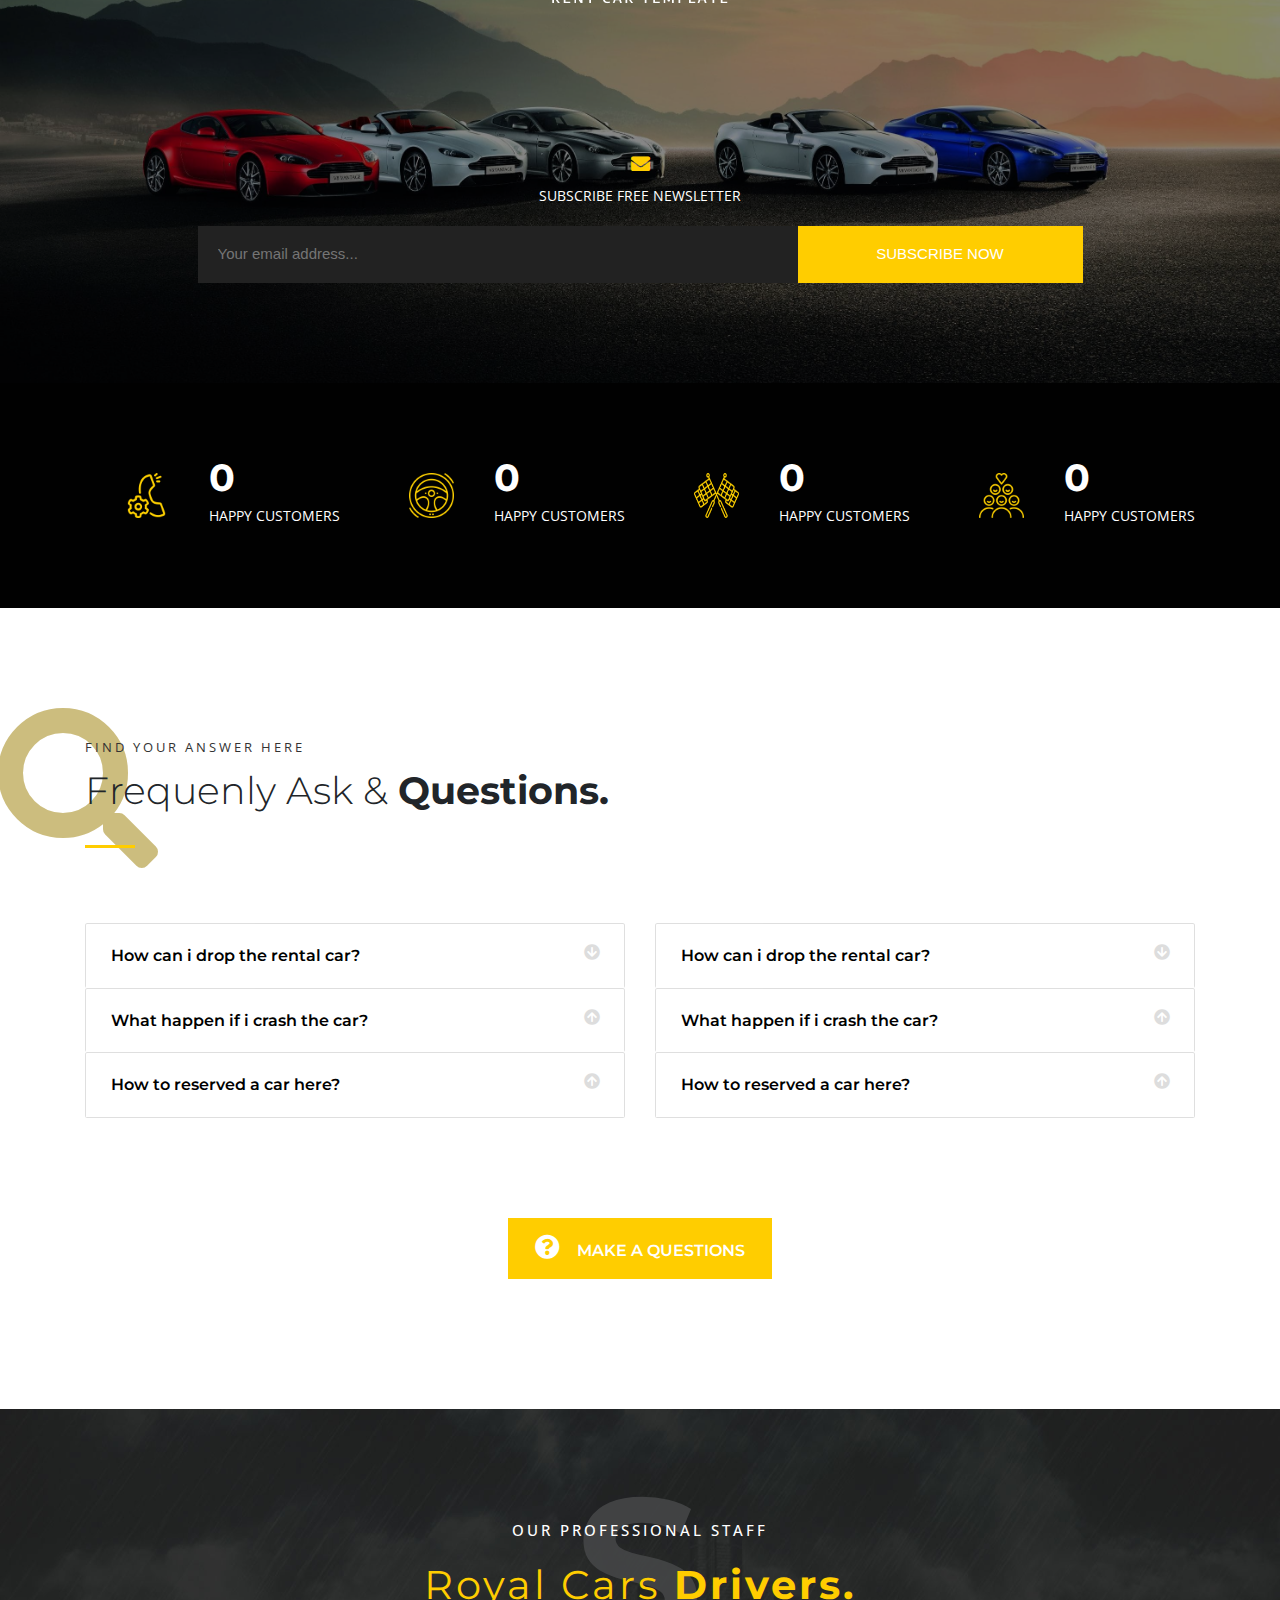
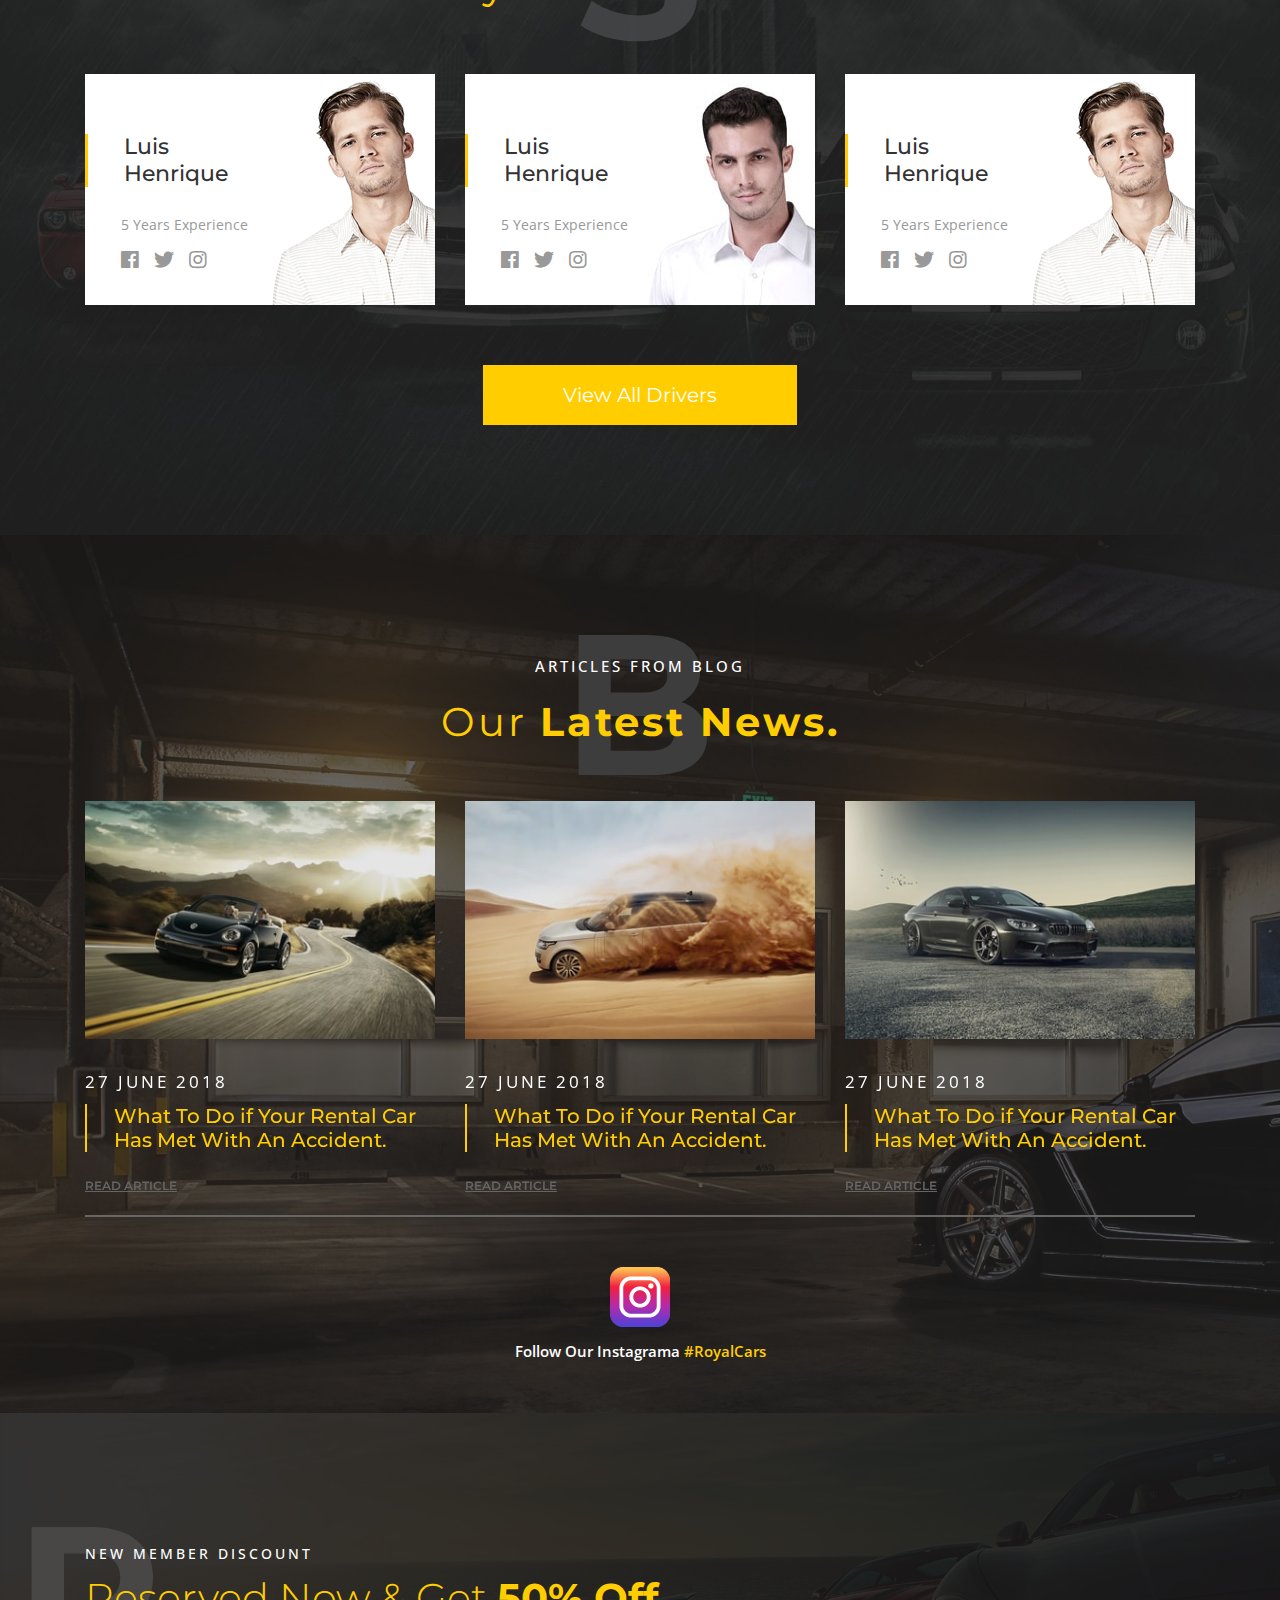
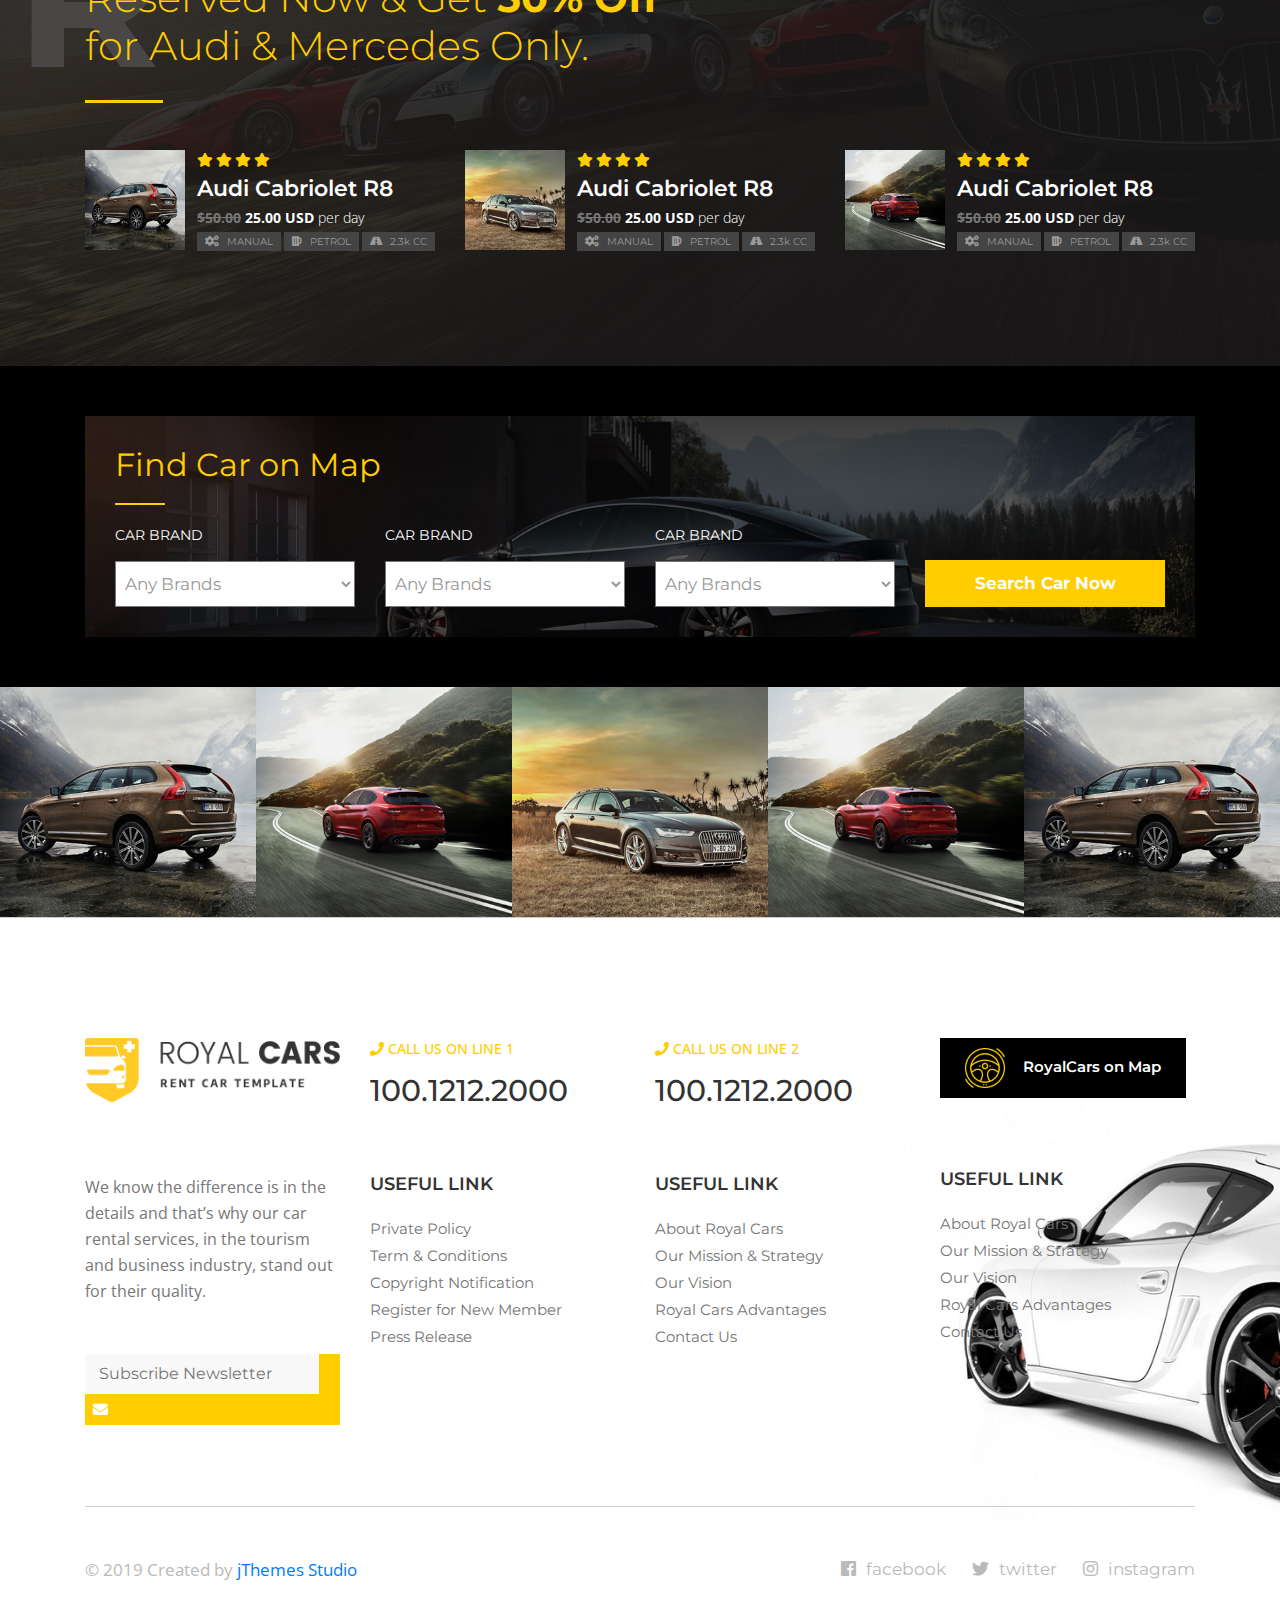
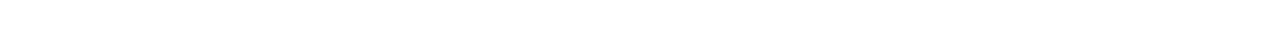
<file: Index2.html>
<!DOCTYPE html>
<html lang="en">

<head>
    <meta charset="UTF-8">
    <title>Car Home page 2</title>
    <meta name="viewport" content="width=device-width, initial-scale=1.0">
    <!-- Google Fonts -->
    <link href="https://fonts.googleapis.com/css?family=Montserrat:400,500,600,700,800|Open+Sans:400,600&display=swap"
        rel="stylesheet">
    <!-- All Css Files -->
    <link rel="icon" href="images/title-logo.png">
    <link rel="stylesheet" href="assets/css/all.min.css">
    <link rel="stylesheet" href="assets/css/bootstrap.min.css">
    <link rel="stylesheet" href="assets/css/owl.carousel.min.css">
    <link rel="stylesheet" href="assets/css/slick.css">
    <link rel="stylesheet" href="assets/css/style.css">
    <link rel="stylesheet" href="assets/css/animate.min.css">
    <link rel="stylesheet" href="assets/css/Responsive.css">
</head>

<body>

    <!-- header part start -->

    <header class="header-area ">
        <div class="header-r home-12">
            <div class="container manu-color-bg">
                <div class="row">
                    <div class="col-md-12">
                        <div class="header-part">
                            <div class="logo-area">
                                <img src="assets/images/logo.png" alt="">
                            </div>
                            <div class="main-menu ">
                                <ul class="fist-menu">
                                    <li><a href="">Home
                                        <i class="fa fa-angle-down"></i></a>
                                        <ul class="lest-menu">
                                            <li><a href="index.html">>> Home 1</a></li>
                                            <li><a href="Index2.html">>> Home 2</a></li>
                                            <li><a href="index3.html">>> Home 3</a></li>
                                            <li><a href="index4.html">>> Home 4</a></li>
                                        </ul>
                                    </li>
                                    <li><a href="">advantages
                                        <i class="fa fa-angle-down"></i></a>
                                        <ul class="lest-menu">
                                            <li><a href="about.html">>> advantages 1</a></li>
                                        </ul>
                                    </li>
                                    <li><a href="">Vehicles
                                        <i class="fa fa-angle-down"></i></a>
                                        <ul class="lest-menu">
                                            <li><a href="Vehicles1.html">>> Vehicles 1</a></li>
                                            <li><a href="">>> Vehicles 2</a></li>
                                        </ul>
                                    </li>
                                    <li><a href="Gralley.html">GALLERY</a></li>
                                    <li><a href="Driver.html">DRIVER</a></li>
                                    <li><a href="Contact.html">CONTACT US</a></li>
                                </ul>

                                <div class="login-area home-2">
                                    <a href="login.html"><i class="fa fa-lock"></i>LoGIN</a>
                                    <a class="search-click" href="search.html"><i class="fa fa-search"></i> search</a>
                                </div>

                            </div>
                            <div class="menu-icon-des ">
                                <span></span>
                                <span></span>
                                <span></span>
                            </div>
                        </div>
                    </div>
                </div>
            </div>
        </div>
        <div class="r-heder-slider owl-carousel">
            <div class="single-sider-car r-hrad-bg-1">
                <div class="container">
                    
                        <div class="car-img-text">
                            <h2 >BMW <span>3</span></h2>
                            <p class="ptice">FOR RENT <span>$50</span> PER DAY</p>
                            <a href="" class="r-hrader-btu"> Reserve Now </a>
                        </div>
                    
                </div>
            </div>
            <div class="single-sider-car r-hrad-bg-2">
                <div class="container">
                    
                        <div class="car-img-text">
                            <h2 >Audi <span>A4</span></h2>
                            <p class="ptice">FOR RENT <span>$50</span> PER DAY</p>
                            <a href="" class="r-hrader-btu"> Reserve Now </a>
                        </div>
                    
                </div>
            </div>
            <div class="single-sider-car r-hrad-bg-3">
                <div class="container">
                    
                        <div class="car-img-text">
                            <h2 >Kio Rio <span>Z</span></h2>
                            <p class="ptice">FOR RENT <span>$50</span> PER DAY</p>
                            <a href="" class="r-hrader-btu"> Reserve Now </a>
                        </div>
                    
                </div>
            </div>
        </div>
        <div class="search-r-home-2">
            <div class="containerg">
                <div class="row">
                    <div class="col-md-12">
                        <form action="">
                            <div class="home-surch-2">
                                <div class="home-2-surch-title">
                                    <img src="assets/images/icon-cars-count.png" alt="">
                                    <div class="home-2-title-text">
                                        <h2>Search Your <span>Best Cars</span></h2>
                                        <p>120+ CARS TYPE & BRANDS</p>
                                    </div>
                                </div>
                                <div class="form-group">
                                    <label for="">PICKING UP LOCATION</label>
                                    <input type="text" placeholder="Airport or Anywhere">
                                    <i class="fa fa-map-marker"></i>
                                </div>
                                <div class="form-group">
                                    <label for="">DROPPING OFF LOCATION</label>
                                    <input type="text" placeholder="Airport or Anywhere">
                                    <i class="fa fa-map-marker"></i>
                                </div>
                                <div class="row">
                                    <div class="col-sm-6">
                                        <div class="form-group">
                                            <label for="">PICKING UP DATE</label>
                                            <input type="date" id="date" value="2018-07-22" min="2018-01-01" max="2021-12-31">
                                        </div>
                                    </div>
                                    <div class="col-sm-6">
                                        <div class="form-group">
                                            <label for="">PICKING UP HOUR</label>
                                            <input type="time" value="10:30" min="09:00" max="18:00" required>
                                            
                                        </div>
                                    </div>
                                    <div class="col-sm-6">
                                        <div class="form-group">
                                            <label for="">PICKING UP DATE</label>
                                            <input type="date" id="date" value="2018-07-22" min="2018-01-01" max="2021-12-31">
                                            
                                        </div>
                                    </div>
                                    <div class="col-sm-6">
                                        <div class="form-group">
                                            <label for="">PICKING UP HOUR</label>
                                            <input type="time" value="10:30" min="09:00" max="18:00" required>
                                            
                                        </div>
                                    </div>
                                    
                                </div>
                                <div class="from-fooer">
                                    <a href=""><i class="fa fa-plus-circle"></i>Advanced Search</a>
                                    <input type="submit" value="Find Car">
                                </div>
                            </div>
                        </form>
                    </div>
                </div>
            </div>
        </div>
    </header>
    <div class="over-lay "></div>

 <!-- header part end -->
 
    <!-- Advantages area start -->

    <section class="r-advantages-info r-home-2">
        <div class="container">
            <div class="row">
                <div class="col-md-12">
                    <div class="about-info-2">
                        <div class="row">
                            <div class="col-md-6">
                                <div class="r-info-left">
                                    <p>120+ CARS TYPE & BRAND</p>
                                    <h2>Royal Cars <span> Advantages.</span></h2>
                                </div>
                            </div>
                            <div class="col-md-6">
                                <div class="r-info-right">
                                    We know the difference is in the details and that’s why our car rental services, in the tourism and business industry, stand out for their quality and good taste.
                                </div>
                            </div>
                        </div> 
                    </div>
                </div>
            </div>
            <div class="row">
                <div class="col-lg-4 col-sm-6">
                   
                    <div class="r-advantages r-in-ab-2">
                        <a href="">
                            <div class="abut-img">
                                <img src="assets/images/icon-happy-customer.png" alt="">
                            </div>
                            <h3>24/7 Customer Online Support</h3>
                            <p>Call us Anywhere Anytime</p>
                        </a>
                    </div>
                </div>
                <div class="col-lg-4 col-sm-6">
                    <div class="r-advantages r-in-ab-2">
                        <a href="">
                            <div class="abut-img">
                                <img src="assets/images/icon-total-km.png" alt="">
                            </div>
                            <h3>Reservation Anytime You Wants</h3>
                            <p>250+ Locations</p>
                        </a>
                    </div>
                </div>
                <div class="col-lg-4 col-sm-6">
                    <div class="r-advantages r-in-ab-2">
                        <a href="">
                            <div class="abut-img">
                                <img src="assets/images/icon-happy-customer.png" alt="">
                            </div>
                            <h3>Lots of Picking Locations Wants</h3>
                            <p>250+ Locations</p>
                        </a>
                    </div>
                </div>
            </div>
        </div>
    </section>

    <!-- Advantages area end -->

    <!-- about area start -->

    <section class="rowea-r-cer">
        <div class="container">
            <div class="row">
                <div class="col-md-6">
                    <div class="r-roal-car">
                        <div class="title-text rol-color">
                            <span>KNOW MORE ABOUT US</span>
                            <h2>Who <span>Royal Cars</span>  Are.</h2>
                        </div>
                        <div class="r-sec-head">
                            <p> We know the difference is in the details and that’s why our car rental services, in the tourism and business industry, stand out for their quality and good taste.</p>
                            <ul>
                                <li><i class="fa fa-check-circle"></i>We working since 1980 with 4.000 customers</li>
                                <li><i class="fa fa-check-circle"></i> 1.000+ picking locations ar</li>
                                <li><i class="fa fa-check-circle"></i>We working since 1980 with 4.000 customers</li>
                            </ul>
                            <a href="" class="btn-prima">VIEW ALL VEHICLES</a>
                        </div>
                    </div>
                </div>
            </div>
        </div>
    </section>

    <!-- about area end -->

     <!-- Offers area start -->

    <section class="offer-area">
        <div class="container">
            <div class="row">
                <div class="col-md-12">
                    <div class="section-title">
                        <p>120+ CARS TYPE & BRANDS</p>
                        <h2>Search Your <span>Best Cars.</span> </h2>
                    </div>
                </div>
            </div>
            <div class="row">
                <div class="col-md-12">
                    <div class="r-all-car-area owl-carousel">
                        <div class="r-offer-single">
                            <div class="r-offer-single-in-best">
                                <div class="r-offer-img">
                                    <div class="best-img">
                                        <img src="assets/images/car-1.png" alt="">
                                    </div>
                                    <a href=""><i class="fa fa-search"></i></a>
                                </div>
                                <div class="r-best-text">
                                    <a href=""> <span>Volk</span> GTR</a>
                                    <p>Start at <span>45.00 USD</span>  per day</p>
                                    <li><i class="fa fa-car"></i>2017</li>
                                    <li><i class="fa fa-cogs"></i>2017</li>
                                    <li><i class="fa fa-beer"></i>PETROL</li>
                                    <li><i class="fa fa-road"></i>2.3k CC</li>
                                </div>
                            </div>
                            <div class="par-chas">
                                <a href="" class="best-cre-btu">Rent this car</a>
                            </div>
                            
                        </div>
                        <div class="r-offer-single">
                            <div class="r-offer-single-in-best">
                                <div class="r-offer-img">
                                    <div class="best-img">
                                        <img src="assets/images/car-1.png" alt="">
                                    </div>
                                    <a href=""><i class="fa fa-search"></i></a>
                                </div>
                                <div class="r-best-text">
                                    <a href=""> <span>Volk</span> GTR</a>
                                    <p>Start at <span>45.00 USD</span>  per day</p>
                                    <li><i class="fa fa-car"></i>2017</li>
                                    <li><i class="fa fa-cogs"></i>2017</li>
                                    <li><i class="fa fa-beer"></i>PETROL</li>
                                    <li><i class="fa fa-road"></i>2.3k CC</li>
                                </div>
                            </div>
                            <div class="par-chas">
                                <a href="" class="best-cre-btu">Rent this car</a>
                            </div>
                            
                        </div>
                        <div class="r-offer-single">
                            <div class="r-offer-single-in-best">
                                <div class="r-offer-img">
                                    <div class="best-img">
                                        <img src="assets/images/car-1.png" alt="">
                                    </div>
                                    <a href=""><i class="fa fa-search"></i></a>
                                </div>
                                <div class="r-best-text">
                                    <a href=""> <span>Volk</span> GTR</a>
                                    <p>Start at <span>45.00 USD</span>  per day</p>
                                    <li><i class="fa fa-car"></i>2017</li>
                                    <li><i class="fa fa-cogs"></i>2017</li>
                                    <li><i class="fa fa-beer"></i>PETROL</li>
                                    <li><i class="fa fa-road"></i>2.3k CC</li>
                                </div>
                            </div>
                            <div class="par-chas">
                                <a href="" class="best-cre-btu">Rent this car</a>
                            </div>
                            
                        </div>
                        <div class="r-offer-single">
                            <div class="r-offer-single-in-best">
                                <div class="r-offer-img">
                                    <div class="best-img">
                                        <img src="assets/images/car-1.png" alt="">
                                    </div>
                                    <a href=""><i class="fa fa-search"></i></a>
                                </div>
                                <div class="r-best-text">
                                    <a href=""> <span>Volk</span> GTR</a>
                                    <p>Start at <span>45.00 USD</span>  per day</p>
                                    <li><i class="fa fa-car"></i>2017</li>
                                    <li><i class="fa fa-cogs"></i>2017</li>
                                    <li><i class="fa fa-beer"></i>PETROL</li>
                                    <li><i class="fa fa-road"></i>2.3k CC</li>
                                </div>
                            </div>
                            <div class="par-chas">
                                <a href="" class="best-cre-btu">Rent this car</a>
                            </div>
                            
                        </div>
                    </div>
                </div>
                
            </div>
        </div>
    </section>

    <!-- Offers area end -->   



    <!-- r-newsletter-suscribe start -->
    
    <section class="newsletter">
        <div class="container">
            <div class="row">
                <div class="col-md-12">
                    <div class="r-newsletter-suscribe">
                        <div class="lo-newsletter">
                            <img src="assets/images/logo-with-text.png" alt="">
                        </div>
                        <div class="r-newsletter-form">
                            <i class="fa fa-envelope"></i>
                            <p>SUBSCRIBE FREE NEWSLETTER</p>
                            <form action="">
                                <div class="r-newsletter">
                                    <input type="text" placeholder="Your email address...">
                                    <input type="submit" value="SUBSCRIBE NOW">
                                </div>
                            </form>
                        </div>
                    </div>
                </div>
            </div>
        </div>
    </section>

    <!-- r-newsletter-suscribe end -->

    <!-- r counter area start -->

    <section class="coint-r-area">
        <div class="container">
            <div class="row">
                <div class="col-lg-3 col-sm-6">
                    <div class="r-count-text">
                        <div class="count-img">
                            <img src="assets/images/icon-car-center.png" alt="">
                        </div>
                        <div class="count-text">
                            <h2 class='numscroller' data-min='1' data-max='2450' data-delay='4' data-increment='10'>0</h2>
                            <p>HAPPY CUSTOMERS
                            </p>
                        </div>
                    </div>
                </div>
                <div class="col-lg-3 col-sm-6">
                    <div class="r-count-text">
                        <div class="count-img">
                            <img src="assets/images/icon-cars-count.png" alt="">
                        </div>
                        <div class="count-text">
                            <h2 class='numscroller' data-min='17270' data-max='172700' data-delay='4' data-increment='1720'>0</h2>
                            <p>HAPPY CUSTOMERS
                            </p>
                        </div>
                    </div>
                </div>
                <div class="col-lg-3 col-sm-6">
                    <div class="r-count-text">
                        <div class="count-img">
                            <img src="assets/images/icon-total-km.png" alt="">
                        </div>
                        <div class="count-text">
                            <h2 class='numscroller' data-min='12111' data-max='121110' data-delay='4' data-increment='1211'>0</h2>
                            <p>HAPPY CUSTOMERS
                            </p>
                        </div>
                    </div>
                </div>
                <div class="col-lg-3 col-sm-6">
                    <div class="r-count-text">
                        <div class="count-img">
                            <img src="assets/images/icon-happy-customer.png" alt="">
                        </div>
                        <div class="count-text">
                            <h2 class='numscroller' data-min='4726' data-max='4720' data-delay='4' data-increment='10'>0</h2>
                            <p>HAPPY CUSTOMERS
                            </p>
                        </div>
                    </div>
                </div>
            </div>
        </div>
    </section>

    <!-- r counter area end -->

    <!-- Questions area start  -->

    <section class="question-area">
        <div class="container">
            <div class="row">
                <div class="col-md-6">
                    <div class="question-title">
                        <p>FIND YOUR ANSWER HERE</p>
                        <h2>Frequenly Ask & <span>Questions.</span></h2>
                        <i class="fa fa-search"></i>
                    </div>
                </div>
            </div>
            <div class="row">
                <div class="col-md-12">
                    <div class="qution-tab-content">
                        <div class="tab-content" id="qution-tab">
                            <div class="tab-pane fade show active" id="About_account" role="tabpanel" aria-labelledby="About-tab">
                                <div class="row">
                                    <div class="col-md-6">
                                        <div class="qution-collaps">
                                            
                                            <div id="accordion">
                                                <div class="card">
                                                    <div class="card-header" id="headingOne">
                                                        <h5 class="mb-0">
                                                        <button class="btn btn-link" data-toggle="collapse" data-target="#collapseOne" aria-expanded="true" aria-controls="collapseOne">
                                                            How can i drop the rental car?
                                                            <i class="fa fa fa-arrow-circle-down"></i>
                                                            <i class="fa fa-arrow-circle-up"></i>
                                                        </button>
                                                        </h5>
                                                    </div>
                                                
                                                    <div id="collapseOne" class="collapse " aria-labelledby="headingOne" data-parent="#accordion">
                                                        <div class="card-body">
                                                            Lorem ipsum dolor sit amet, consectetuer adipiscing elit, sed diam nonummy nibh euismod tincidunt ut laoreet dolore magna aliquam erat volutpat adipiscing dolgedo.
                                                        </div>
                                                    </div>
                                                </div>
                                                <div class="card">
                                                    <div class="card-header" id="headingTwo">
                                                        <h5 class="mb-0">
                                                        <button class="btn btn-link collapsed" data-toggle="collapse" data-target="#collapseTwo" aria-expanded="false" aria-controls="collapseTwo">
                                                            What happen if i crash the car?
                                                            <i class="fa fa fa-arrow-circle-down"></i>
                                                            <i class="fa fa-arrow-circle-up"></i>
                                                        </button>
                                                        </h5>
                                                    </div>
                                                    <div id="collapseTwo" class="collapse" aria-labelledby="headingTwo" data-parent="#accordion">
                                                        <div class="card-body">
                                                            Lorem ipsum dolor sit amet, consectetuer adipiscing elit, sed diam nonummy nibh euismod tincidunt ut laoreet dolore magna aliquam erat volutpat adipiscing dolgedo.
                                                        </div>
                                                    </div>
                                                </div>
                                                <div class="card">
                                                    <div class="card-header" id="headingThree">
                                                        <h5 class="mb-0">
                                                        <button class="btn btn-link collapsed" data-toggle="collapse" data-target="#collapseThree" aria-expanded="false" aria-controls="collapseThree">
                                                            How to reserved a car here?
                                                            <i class="fa fa fa-arrow-circle-down"></i>
                                                            <i class="fa fa-arrow-circle-up"></i>
                                                        </button>
                                                        </h5>
                                                    </div>
                                                    <div id="collapseThree" class="collapse" aria-labelledby="headingThree" data-parent="#accordion">
                                                        <div class="card-body">
                                                            Lorem ipsum dolor sit amet, consectetuer adipiscing elit, sed diam nonummy nibh euismod tincidunt ut laoreet dolore magna aliquam erat volutpat adipiscing dolgedo.
                                                        </div>
                                                    </div>
                                                </div>
                                            </div>


                                        </div>
                                    </div>
                                    <div class="col-md-6">
                                        <div class="qution-collaps">
                                            
                                            <div id="accordion-1">
                                                <div class="card">
                                                    <div class="card-header" id="headingOne-1">
                                                        <h5 class="mb-0">
                                                        <button class="btn btn-link" data-toggle="collapse" data-target="#collapseOne-1" aria-expanded="true" aria-controls="collapseOne-1">
                                                            How can i drop the rental car?
                                                            <i class="fa fa fa-arrow-circle-down"></i>
                                                            <i class="fa fa-arrow-circle-up"></i>
                                                        </button>
                                                        </h5>
                                                    </div>
                                                
                                                    <div id="collapseOne-1" class="collapse " aria-labelledby="headingOne-1" data-parent="#accordion-1">
                                                        <div class="card-body">
                                                            Lorem ipsum dolor sit amet, consectetuer adipiscing elit, sed diam nonummy nibh euismod tincidunt ut laoreet dolore magna aliquam erat volutpat adipiscing dolgedo.
                                                        </div>
                                                    </div>
                                                </div>
                                                <div class="card">
                                                    <div class="card-header" id="headingTwo-1">
                                                        <h5 class="mb-0">
                                                        <button class="btn btn-link collapsed" data-toggle="collapse" data-target="#collapseTwo-1" aria-expanded="false" aria-controls="collapseTwo-1">
                                                            What happen if i crash the car?
                                                            <i class="fa fa fa-arrow-circle-down"></i>
                                                            <i class="fa fa-arrow-circle-up"></i>
                                                        </button>
                                                        </h5>
                                                    </div>
                                                    <div id="collapseTwo-1" class="collapse" aria-labelledby="headingTwo-1" data-parent="#accordion-1">
                                                        <div class="card-body">
                                                            Lorem ipsum dolor sit amet, consectetuer adipiscing elit, sed diam nonummy nibh euismod tincidunt ut laoreet dolore magna aliquam erat volutpat adipiscing dolgedo.
                                                        </div>
                                                    </div>
                                                </div>
                                                <div class="card">
                                                    <div class="card-header" id="headingThree-1">
                                                        <h5 class="mb-0">
                                                        <button class="btn btn-link collapsed" data-toggle="collapse" data-target="#collapseThree-1" aria-expanded="false" aria-controls="collapseThree-1">
                                                            How to reserved a car here?
                                                            <i class="fa fa fa-arrow-circle-down"></i>
                                                            <i class="fa fa-arrow-circle-up"></i>
                                                        </button>
                                                        </h5>
                                                    </div>
                                                    <div id="collapseThree-1" class="collapse" aria-labelledby="headingThree-1" data-parent="#accordion-1">
                                                        <div class="card-body">
                                                            Lorem ipsum dolor sit amet, consectetuer adipiscing elit, sed diam nonummy nibh euismod tincidunt ut laoreet dolore magna aliquam erat volutpat adipiscing dolgedo.
                                                        </div>
                                                    </div>
                                                </div>
                                            </div>


                                        </div>
                                    </div>
                                </div>
                            </div>
                           

                        </div>
                    </div>

                </div>
                <div class="col-md-12">
                    <div class="ques-btu">
                        <a href="" class="ques-btun"><i class="fa fa-question-circle"></i> MAKE A QUESTIONS </a>
                    </div>
                </div>
            </div>
        </div>
    </section>

    <!-- Questions area end  -->

    <!-- Drivers arear start -->

    <section class="driver-area">
        <div class="container">
            <div class="row">
                <div class="col-md-12">
                    <div class="section-title r-driv">
                        <p>OUR PROFESSIONAL STAFF</p>
                        <h2>Royal Cars <span>Drivers.</span> </h2>
                    </div>
                </div>
            </div>
            <div class="row">
                <div class="col-lg-4 col-sm-6">
                    
                        <div class="r-driver driver-bg-1">
                            <a href="">
                                <h2>Luis <br>Henrique</h2>
                                <p>5 Years Experience</p>
                                <div class="r-drivre-social-icon">
                                    <li><i class="fab fa-facebook"></i></li>
                                    <li><i class="fab fa-twitter"></i></li>
                                    <li><i class="fab fa-instagram"></i></li>
                                </div>
                            </a>

                        </div>  
                    
                    
                </div>
                <div class="col-lg-4 col-sm-6">
                   
                        <div class="r-driver driver-bg-2">
                            <a href="">
                                <h2>Luis <br>Henrique</h2>
                                <p>5 Years Experience</p>
                                <div class="r-drivre-social-icon">
                                    <li><i class="fab fa-facebook"></i></li>
                                    <li><i class="fab fa-twitter"></i></li>
                                    <li><i class="fab fa-instagram"></i></li>
                                </div>
                            </a>
                        </div>  
                    
                    
                </div>
                <div class="col-lg-4 col-sm-6">
                    
                        <div class="r-driver driver-bg-3">
                            <a href="">
                                <h2>Luis <br>Henrique</h2>
                                <p>5 Years Experience</p>
                                <div class="r-drivre-social-icon">
                                    <li><i class="fab fa-facebook"></i></li>
                                    <li><i class="fab fa-twitter"></i></li>
                                    <li><i class="fab fa-instagram"></i></li>
                                </div>
                            </a>
                        </div>  
                    
                    
                </div>
                <div class="col-md-12">
                    <div class="dr-btu">
                        <a href="" class="full-btu">View All Drivers</a>
                    </div>
                    
                </div>
            </div>
        </div>
    </section>

    <!-- Drivers arear start -->

    <!-- Latest News start -->

    <section class="news-area">
        <div class="container">
            <div class="row">
                <div class="col-md-12">
                    <div class="section-title news-title">
                        <p>ARTICLES FROM BLOG</p>
                        <h2>Our <span>Latest News.</span> </h2>
                    </div>
                </div>
            </div>
            <div class="row">
                <div class="col-md-12">
                    <div class="news-text owl-carousel">
                        <div class="single-text ">
                            <a href="">
                                <img src="assets/images/latest-news-01.jpg" alt="">
                            </a>
                            <p class="date">27 JUNE 2018</p>
                            <h3><a href="">What To Do if Your Rental Car Has Met With An Accident.</a></h3>
                            <a href="" class="news-btu">READ ARTICLE</a>
                        </div>
                        <div class="single-text">
                            <a href="">
                                <img src="assets/images/latest-news-02.jpg" alt="">
                            </a>
                            <p class="date">27 JUNE 2018</p>
                            <h3><a href="">What To Do if Your Rental Car Has Met With An Accident.</a></h3>
                            <a href="" class="news-btu">READ ARTICLE</a>
                        </div>
                        <div class="single-text">
                            <a href="">
                                <img src="assets/images/latest-news-03.jpg" alt="">
                            </a>
                            <p class="date">27 JUNE 2018</p>
                            <h3><a href="">What To Do if Your Rental Car Has Met With An Accident.</a></h3>
                            <a href="" class="news-btu">READ ARTICLE</a>
                        </div>
                    </div>
                    <div class="r-int-gram">
                        <img src="assets/images/instagram.png" alt="">
                        <p>Follow Our Instagrama <a href="">#RoyalCars</a></p>
                    </div>
                </div>
            </div>
        </div>
    </section>

    <!-- Latest News end -->

    <!-- Reserved Now start -->

    <section class="reserve-area">
        <div class="container">
            <div class="row">
                <div class="col-md-12">
                    <div class="reserve-text">
                        <p>NEW MEMBER DISCOUNT</p>
                        <h2>Reserved Now & Get <span>50% Off</span>  <br>for Audi & Mercedes Only.</h2>
                    </div>
                </div>
            </div>
            <div class="row">
                <div class="col-lg-4 col-sm-6">
                    <div class="discount-car">
                        <div class="dis-car-img">
                            <img src="assets/images/gallery-img01.jpg" alt="">
                        </div>
                        <div class="r-discount-content">
                            <div class="r-start">
                                <li><i class="fa fa-star"></i></li>
                                <li><i class="fa fa-star"></i></li>
                                <li><i class="fa fa-star"></i></li>
                                <li><i class="fa fa-star"></i></li>
                            </div>
                            <h2><a href="">Audi Cabriolet R8</a></h2>
                            <p class="price"> <span>$50.00</span>  25.00 USD <span class="r-pricr-day">per day</span> </p>
                            <div class="r-car-pointer">
                                <li>
                                    <i class="fa fa-cogs"></i>
                                    <span>MANUAL</span>
                                </li>
                                <li>
                                    <i class="fa fa-beer"></i>
                                    <span>PETROL</span>
                                </li>
                                <li>
                                    <i class="fa fa-road"></i>
                                    <span>2.3k CC</span>
                                </li>
                            </div>
                        </div>
                    </div>
                </div>
                <div class="col-lg-4 col-sm-6">
                    <div class="discount-car">
                        <div class="dis-car-img">
                            <img src="assets/images/gallery-img03.jpg" alt="">
                        </div>
                        <div class="r-discount-content">
                            <div class="r-start">
                                <li><i class="fa fa-star"></i></li>
                                <li><i class="fa fa-star"></i></li>
                                <li><i class="fa fa-star"></i></li>
                                <li><i class="fa fa-star"></i></li>
                            </div>
                            <h2><a href="">Audi Cabriolet R8</a></h2>
                            <p class="price"> <span>$50.00</span>  25.00 USD <span class="r-pricr-day">per day</span> </p>
                            <div class="r-car-pointer">
                                <li>
                                    <i class="fa fa-cogs"></i>
                                    <span>MANUAL</span>
                                </li>
                                <li>
                                    <i class="fa fa-beer"></i>
                                    <span>PETROL</span>
                                </li>
                                <li>
                                    <i class="fa fa-road"></i>
                                    <span>2.3k CC</span>
                                </li>
                            </div>
                        </div>
                    </div>
                </div>
                <div class="col-lg-4 col-sm-6">
                    <div class="discount-car">
                        <div class="dis-car-img">
                            <img src="assets/images/gallery-img04.jpg" alt="">
                        </div>
                        <div class="r-discount-content">
                            <div class="r-start">
                                <li><i class="fa fa-star"></i></li>
                                <li><i class="fa fa-star"></i></li>
                                <li><i class="fa fa-star"></i></li>
                                <li><i class="fa fa-star"></i></li>
                            </div>
                            <h2><a href="">Audi Cabriolet R8</a></h2>
                            <p class="price"> <span>$50.00</span>  25.00 USD <span class="r-pricr-day">per day</span> </p>
                            <div class="r-car-pointer">
                                <li>
                                    <i class="fa fa-cogs"></i>
                                    <span>MANUAL</span>
                                </li>
                                <li>
                                    <i class="fa fa-beer"></i>
                                    <span>PETROL</span>
                                </li>
                                <li>
                                    <i class="fa fa-road"></i>
                                    <span>2.3k CC</span>
                                </li>
                            </div>
                        </div>
                    </div>
                </div>
            </div>
        </div>
    </section>

    <!-- Reserved Now end -->

    <!-- google map area start -->

    <section class="googlr-area">
        <div class="container">
            <div class="location-text">
                <div class="row">
                    <div class="col-md-12">
                        <div class="form-title-r-head ">
                            <div class="title-head locaton">
                                <h2>Find Car on Map</h2>
                            </div>
                            <div class="search-area-from">
                                <form action="">
                                    <div class="row">
                                        <div class="col-lg-3 col-sm-6 col-xs-12">
                                            <div class="group-from">
                                                <label for="">CAR BRAND</label>
                                                <select class="contol-from" name="" id="" >
                                                    <option value="">Any Brands</option>
                                                    <option value="">Any Brands</option>
                                                    <option value="">Any Brands</option>
                                                </select>
                                            </div>
                                        </div>
                                        <div class="col-lg-3 col-sm-6 col-xs-12">
                                            <div class="group-from">
                                                <label for="">CAR BRAND</label>
                                                <select class="contol-from" name="" id="" >
                                                    <option value="">Any Brands</option>
                                                    <option value="">Any Brands</option>
                                                    <option value="">Any Brands</option>
                                                </select>
                                            </div>
                                        </div>
                                        <div class="col-lg-3 col-sm-6 col-xs-12">
                                            <div class="group-from">
                                                <label for="">CAR BRAND</label>
                                                <select class="contol-from" name="" id="" >
                                                    <option value="">Any Brands</option>
                                                    <option value="">Any Brands</option>
                                                    <option value="">Any Brands</option>
                                                </select>
                                            </div>
                                        </div>
                                        <div class="col-lg-3 col-sm-6 col-xs-12">
                                            <div class="group-from">
                                                <input type="submit" value="Search Car Now">
                                            </div>
                                        </div>
                                    </div>
                                </form>
                            </div>
                        </div>
                    </div>
                </div>
            </div>
        </div>
    </section>

    <!-- google map area end -->

    <!-- r-latest-news start -->
    <div id="r-gallery-part">
        <div class="r-gallery-part r-gallery-part-home pt-0 pb-0 ">
          <ul class="clearfix">
            <li>
                <a href="assets/images/gallery-img01.jpg" data-rel="lightcase:myCollection">
                    <img src="assets/images/gallery-img01.jpg" class="d-block img-fluid" alt="">
                    <div class="gallery-hover">
                      <div class="gallery-text">
                        <div class="icon-gallery"><i class="fa fa-search" aria-hidden="true"></i></div>
                      </div>
                    </div>
                </a>
            </li>
            <li>
                <a href="assets/images/gallery-img04.jpg" data-rel="lightcase:myCollection">
                    <img src="assets/images/gallery-img04.jpg" class="d-block img-fluid" alt="">
                    <div class="gallery-hover">
                      <div class="gallery-text">
                        <div class="icon-gallery"><i class="fa fa-search" aria-hidden="true"></i></div>
                      </div>
                    </div>
                </a>
            </li>
            <li>
                <a href="assets/images/gallery-img03.jpg" data-rel="lightcase:myCollection">
                    <img src="assets/images/gallery-img03.jpg" class="d-block img-fluid" alt="">
                    <div class="gallery-hover">
                      <div class="gallery-text">
                        <div class="icon-gallery"><i class="fa fa-search" aria-hidden="true"></i></div>
                      </div>
                    </div>
                </a>
            </li>
            <li>
                <a href="assets/images/gallery-img04.jpg" data-rel="lightcase:myCollection">
                    <img src="assets/images/gallery-img04.jpg" class="d-block img-fluid" alt="">
                    <div class="gallery-hover">
                      <div class="gallery-text">
                        <div class="icon-gallery"><i class="fa fa-search" aria-hidden="true"></i></div>
                      </div>
                    </div>
                </a>
            </li>
            <li>
                <a href="assets/images/gallery-img01.jpg" data-rel="lightcase:myCollection">
                    <img src="assets/images/gallery-img01.jpg" class="d-block img-fluid" alt="">
                    <div class="gallery-hover">
                      <div class="gallery-text">
                        <div class="icon-gallery"><i class="fa fa-search" aria-hidden="true"></i></div>
                      </div>
                    </div>
                </a>
            </li>
          </ul>
        </div>
    </div>


    <!-- r-latest-news end -->

    <!-- footer area start -->

    <section class="footer-area-top">
        <div class="container">
            <div class="row">
                <div class="col-lg-3 col-sm-6">
                    <div class="footer-logo-text">
                        <div class="footer-logo">
                            <img src="assets/images/footer-logo.png" alt="">
                            <p>We know the difference is in the details and that’s why our car rental services, in the tourism and business industry, stand out for their quality.</p>
                            <div class="email-area">
                                <input type="email" placeholder="Subscribe Newsletter">
                                <i class="fa fa-envelope"></i>
                            </div>
                        </div>
                    </div>
                </div>
                <div class="col-lg-3 col-sm-6">
                    <div class="r-footer">
                        <div class="contact-us">
                            <p><i class="fa fa-phone"></i> CALL US ON LINE 1</p>
                            <h3>100.1212.2000</h3>
                            
                        </div>
                        <div class="list-link">
                            <h2>USEFUL LINK</h2>
                            <ul>
                                <li><a href="">Private Policy</a></li>
                                <li><a href="">Term & Conditions</a></li>
                                <li><a href="">Copyright Notification</a></li>
                                <li><a href="">Register for New Member</a></li>
                                <li><a href="">Press Release</a></li>
                            </ul>
                        </div>
                    </div>
                    

                </div>
                <div class="col-lg-3 col-sm-6">
                    <div class="r-footer">
                        <div class="contact-us">
                            <p><i class="fa fa-phone"></i> CALL US ON LINE 2</p>
                            <h3>100.1212.2000</h3>
                            
                        </div>
                        <div class="list-link">
                            <h2>USEFUL LINK</h2>
                            <ul>
                                <li><a href="">About Royal Cars</a></li>
                                <li><a href="">Our Mission & Strategy</a></li>
                                <li><a href="">Our Vision</a></li>
                                <li><a href="">Royal Cars Advantages</a></li>
                                <li><a href="">Contact Us</a></li>
                            </ul>
                        </div>
                    </div>

                </div>
                <div class="col-lg-3 col-sm-6">
                    <div class="r-footer">
                        <div class="footer-weiget">
                            <a href="">
                               <img src="assets/images/icon-cars-count.png" alt="">
                                <span> RoyalCars on Map</span> 
                            </a>
                            <div class="list-link">
                                <h2>USEFUL LINK</h2>
                                <ul>
                                    <li><a href="">About Royal Cars</a></li>
                                    <li><a href="">Our Mission & Strategy</a></li>
                                    <li><a href="">Our Vision</a></li>
                                    <li><a href="">Royal Cars Advantages</a></li>
                                    <li><a href="">Contact Us</a></li>
                                </ul>
                            </div>
                        </div>
                        
                    </div>
                </div>
            </div>
        </div>
        <div class="container">
            <div class="row">
                <div class="col-md-12">
                    <div class="coppy-text">
                        <div class="coppy-right">
                            <p>© 2019 Created by <a href=""> jThemes Studio</a></p>
                        </div>
                        <div class="coppy-left">
                            <a href=""><i class="fab fa-facebook"></i>facebook</a>
                            <a href=""><i class="fab fa-twitter"></i>twitter</a>
                            <a href=""><i class="fab fa-instagram"></i>instagram</a>
                        </div>
                    </div>
                </div>
            </div>
        </div>
    </section>

    <!-- footer area end -->









    <!-- All Js-->
    <script type="text/javascript" src="assets/js/jquery-1.12.4.min.js"></script>
    <script type="text/javascript" src="assets/js/bootstrap.min.js"></script>
    <script type="text/javascript" src="assets/js/owl.carousel.min.js"></script>
    <script type="text/javascript" src="assets/js/counte.js"></script>
    <script type="text/javascript" src="assets/js/slick.js"></script>
    <script type="text/javascript" src="assets/js/custom.js"></script>
    <script>
        new WOW().init();

    </script>




    

</body>

</html>
</file>
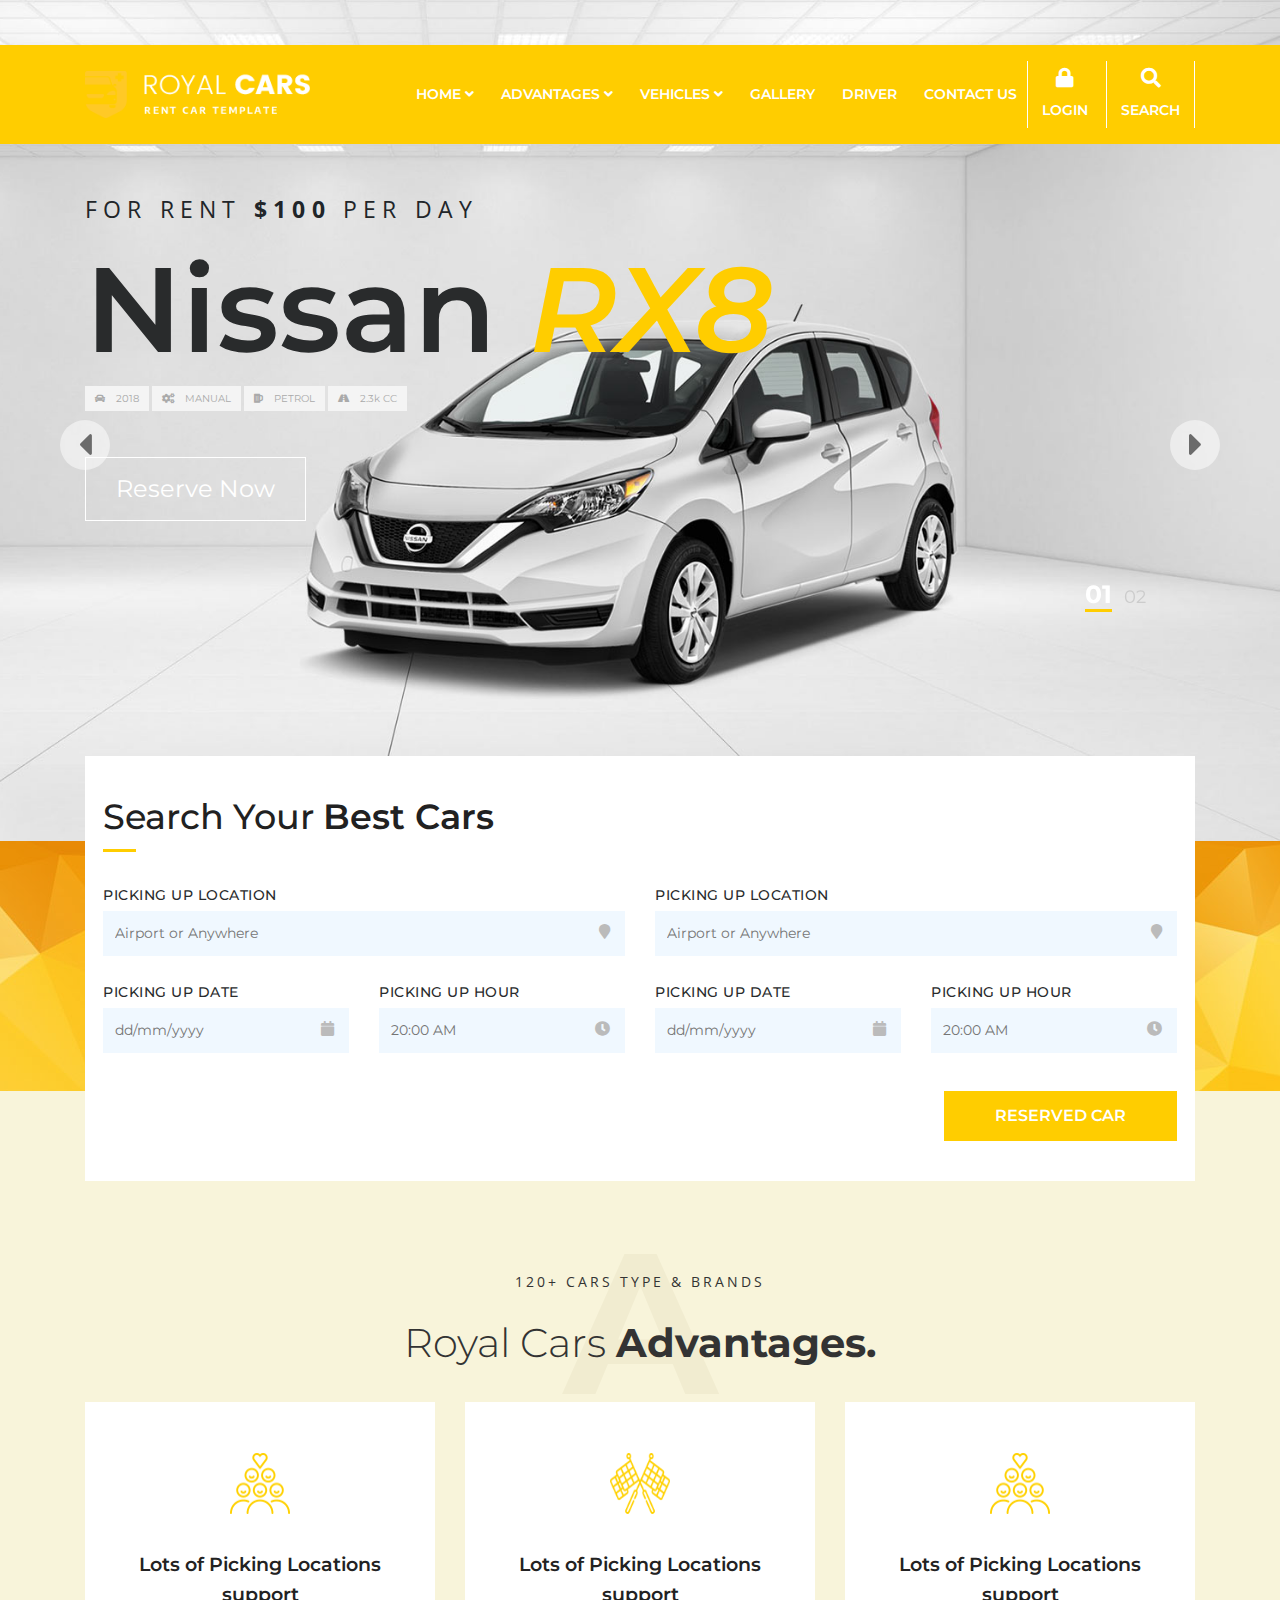
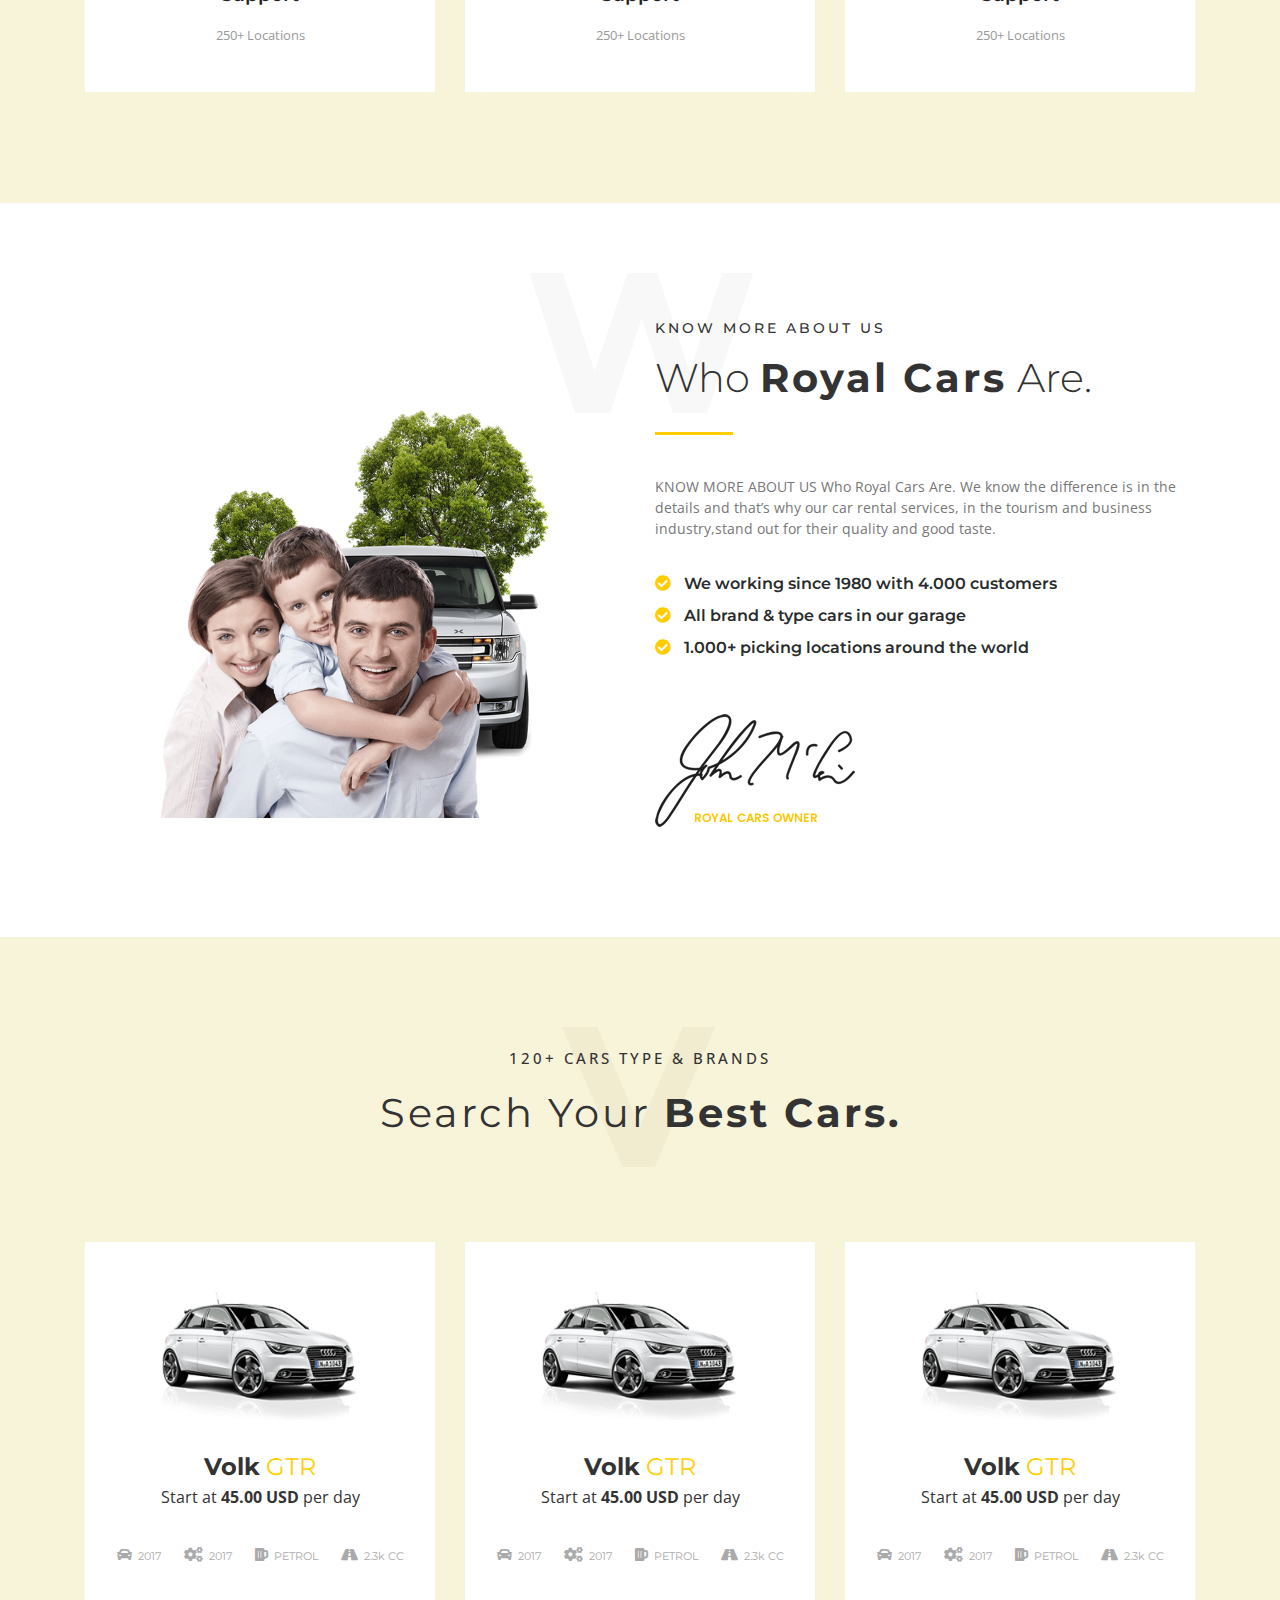
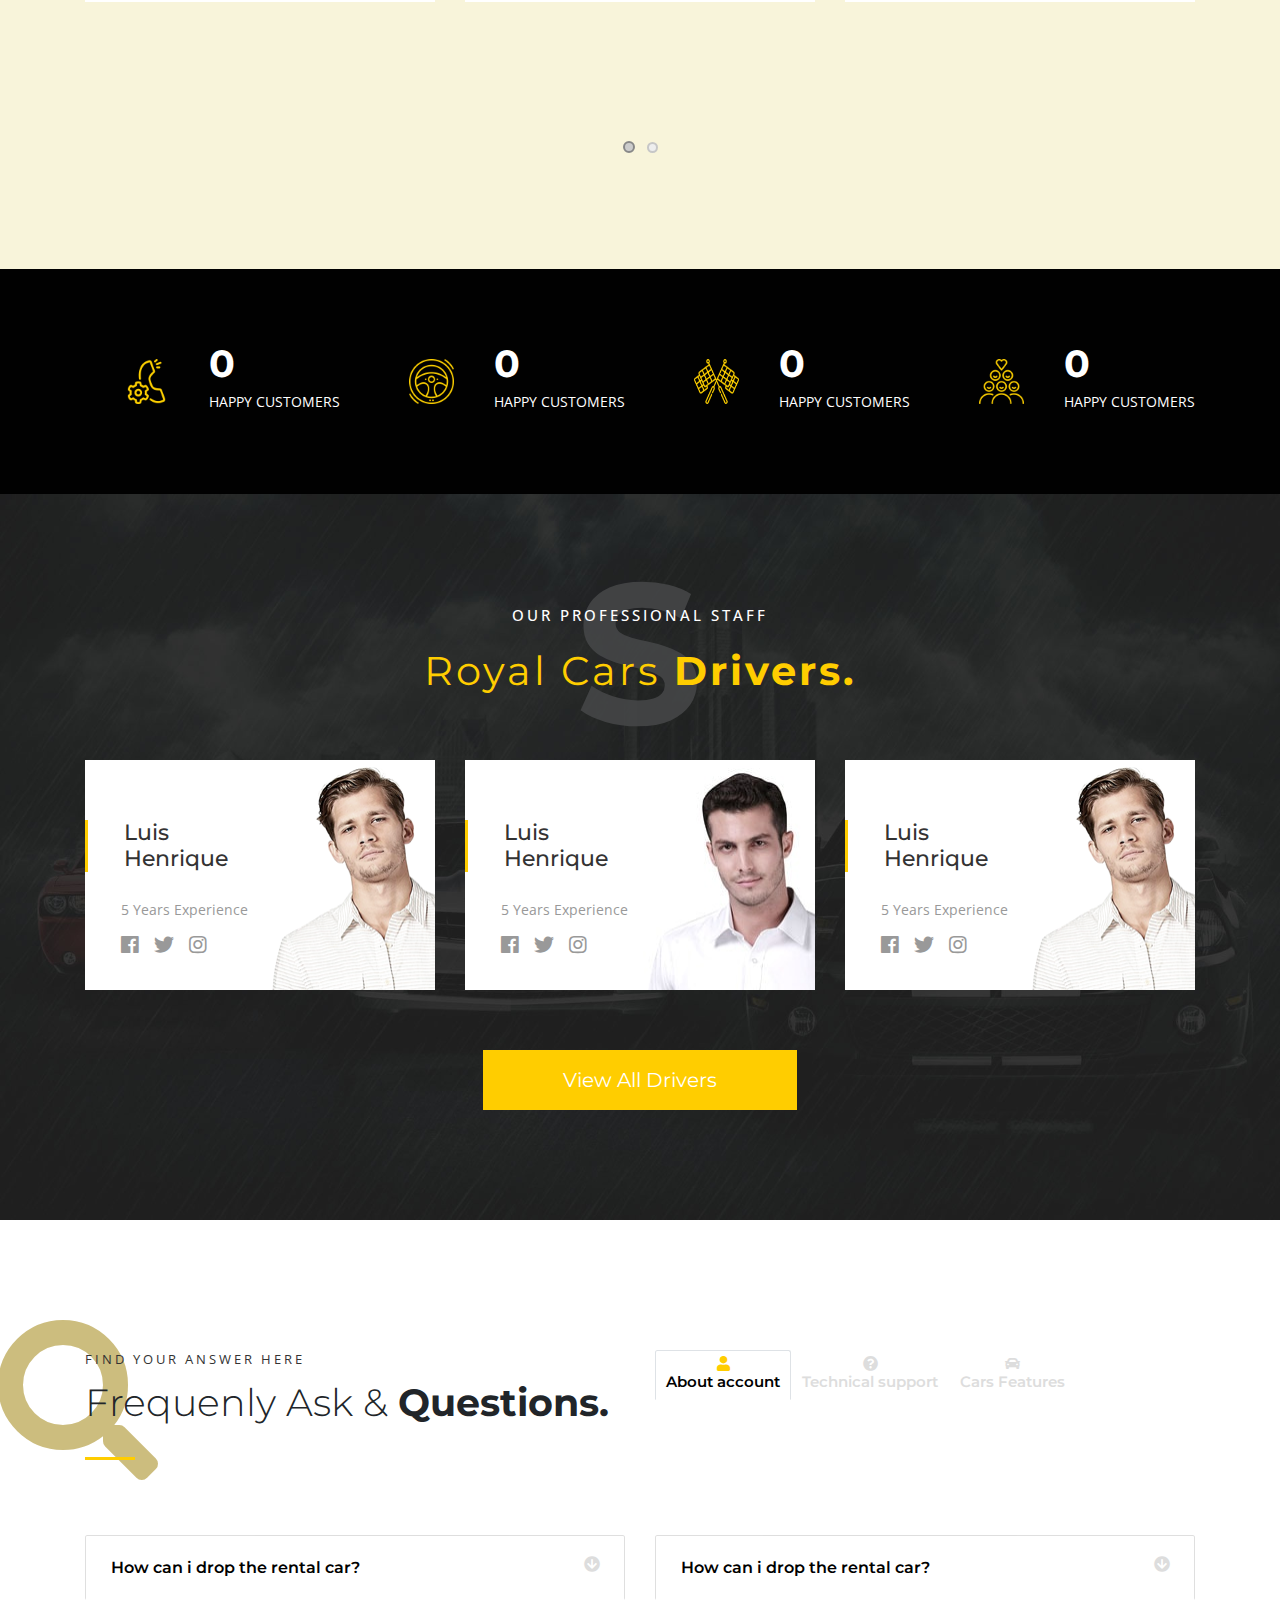
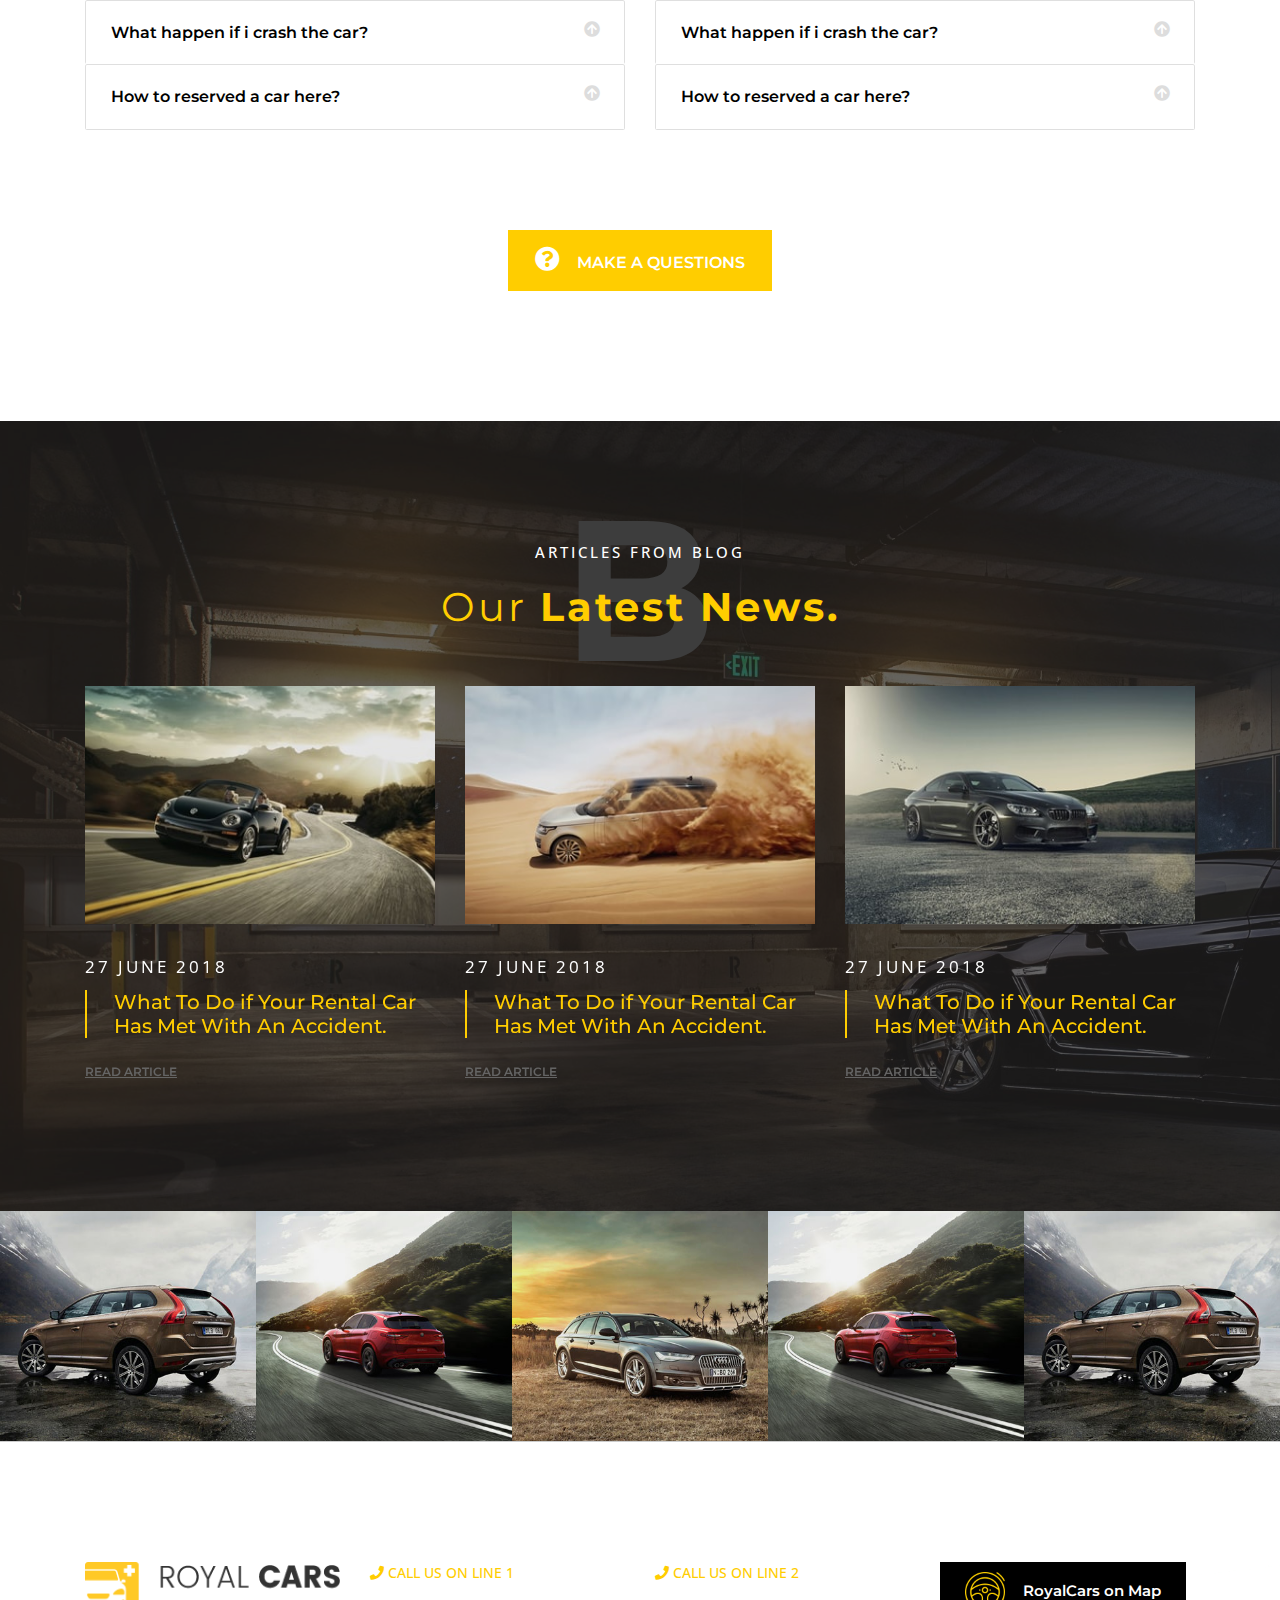
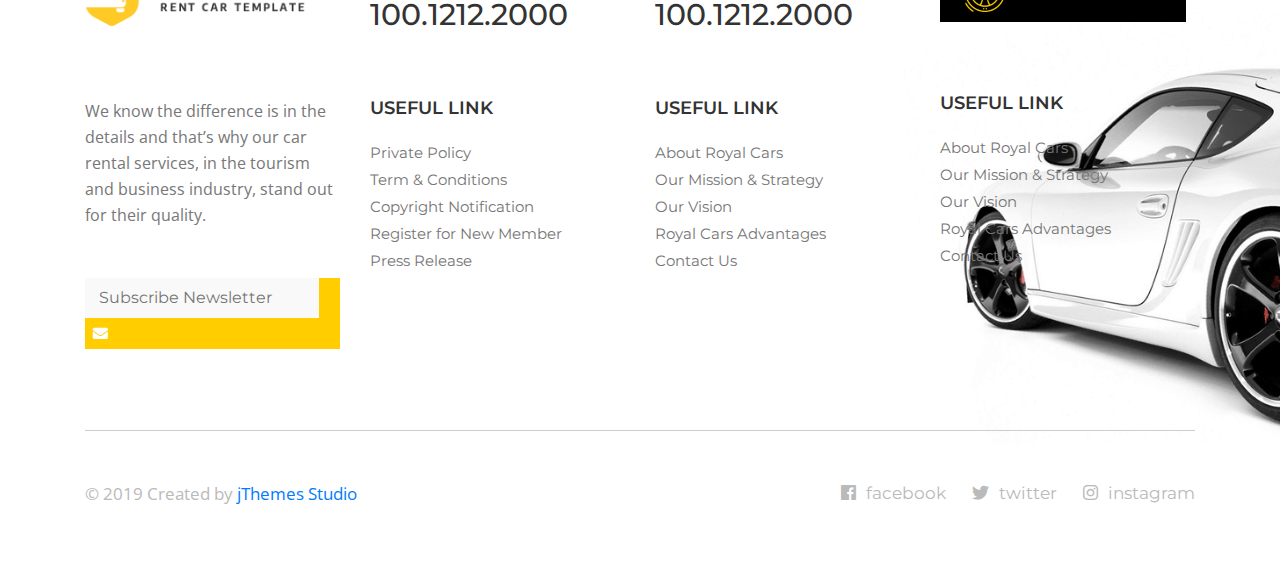
<file: index3.html>
<!DOCTYPE html>
<html lang="en">

<head>
    <meta charset="UTF-8">
    <title>Car Car Home page 3</title>
    <meta name="viewport" content="width=device-width, initial-scale=1.0">
    <!-- Google Fonts -->
    <link href="https://fonts.googleapis.com/css?family=Montserrat:400,500,600,700,800|Open+Sans:400,600&display=swap"
        rel="stylesheet">
    <!-- All Css Files -->
    <link rel="icon" href="images/title-logo.png">
    <link rel="stylesheet" href="assets/css/all.min.css">
    <link rel="stylesheet" href="assets/css/bootstrap.min.css">
    <link rel="stylesheet" href="assets/css/owl.carousel.min.css">
    <link rel="stylesheet" href="assets/css/style.css">
    <link rel="stylesheet" href="assets/css/animate.min.css">
    <link rel="stylesheet" href="assets/css/Responsive.css">
</head>

<body>

    <!-- header part start -->

    <header class="header-area ">
        <div class="header-r r-home-3">
            <div class="container">
                <div class="row">
                    <div class="col-md-12">
                        <div class="header-part">
                            <div class="logo-area">
                                <img src="assets/images/logo-white.png" alt="">
                            </div>
                            <div class="main-menu ">
                                
                                <ul class="fist-menu">
                                    <li><a href="">Home
                                        <i class="fa fa-angle-down"></i></a>
                                        <ul class="lest-menu">
                                            <li><a href="index.html">>> Home 1</a></li>
                                            <li><a href="Index2.html">>> Home 2</a></li>
                                            <li><a href="index3.html">>> Home 3</a></li>
                                            <li><a href="index4.html">>> Home 4</a></li>
                                        </ul>
                                    </li>
                                    <li><a href="">advantages
                                        <i class="fa fa-angle-down"></i></a>
                                        <ul class="lest-menu">
                                            <li><a href="about.html">>> advantages 1</a></li>
                                        </ul>
                                    </li>
                                    <li><a href="">Vehicles
                                        <i class="fa fa-angle-down"></i></a>
                                        <ul class="lest-menu">
                                            <li><a href="Vehicles1.html">>> Vehicles 1</a></li>
                                            <li><a href="">>> Vehicles 2</a></li>
                                        </ul>
                                    </li>
                                    <li><a href="Gralley.html">GALLERY</a></li>
                                    <li><a href="Driver.html">DRIVER</a></li>
                                    <li><a href="Contact.html">CONTACT US</a></li>
                                </ul>

                                <div class="login-area">
                                    <a href="login.html"><i class="fa fa-lock"></i>LoGIN</a>
                                    <a class="search-click" href="search.html"><i class="fa fa-search"></i> search</a>
                                </div>

                            </div>
                            <div class="menu-icon-des ">
                                <span></span>
                                <span></span>
                                <span></span>
                            </div>
                        </div>
                    </div>
                </div>
            </div>
        </div>
        <div class="r-heder-slider owl-carousel">
            <div class="single-sider-car r-hrad-3-bg-1 slider">
                <div class="container">
                    
                        <div class="r-slider-top-content">
                            <p>FOR RENT <strong>$100</strong> PER DAY</p>
                            <h1>Nissan <i>RX8</i></h1>
                            <ul>
                                <li><i class="fa fa-car"></i>2018</li>
                                <li><i class="fa fa-cogs"></i>MANUAL</li>
                                <li><i class="fa fa-beer"></i>PETROL</li>
                                <li><i class="fa fa-road"></i>2.3k CC</li>
                            </ul>
                            <a href="" class="r-hrad-btu-3"> Reserve Now </a>
                        </div>
                    
                </div>
            </div>
            <div class="single-sider-car r-hrad-3-bg-1">
                <div class="container">
                    
                        <div class="r-slider-top-content">
                            <p>FOR RENT <strong>$100</strong> PER DAY</p>
                            <h1>Nissan <i>RX8</i></h1>
                            <ul>
                                <li><i class="fa fa-car"></i>2018</li>
                                <li><i class="fa fa-cogs"></i>MANUAL</li>
                                <li><i class="fa fa-beer"></i>PETROL</li>
                                <li><i class="fa fa-road"></i>2.3k CC</li>
                            </ul>
                            <a href="" class="r-hrad-btu-3"> Reserve Now </a>
                        </div>
                    
                </div>
            </div>
        </div>
        <div class="r-form-str-bg">
           
        </div>
        <div class="r-form-strip">
            <div class="container">
                <div class="row">
                    <div class="col-md-12">
                        <div class="bordrt-bottom-r">
                            <div class="r-slider-serach">
                                <h2>Search Your <span>Best Cars</span></h2>
                            </div>
                            <div class="row">
                                <div class="col-md-6">
                                    <div class="group-text-surch">
                                        <label for="">PICKING UP LOCATION</label>
                                        <input type="text" placeholder="Airport or Anywhere">
                                        <i class="fa fa-map-marker"></i>
                                    </div>
                                    <div class="row">
                                        <div class="col-md-6">
                                            <div class="group-text-surch">
                                                <label for="">PICKING UP DATE</label>
                                                <input type="text" placeholder="dd/mm/yyyy">
                                                <i class="fa fa-calendar"></i>
                                            </div>
                                        </div>
                                        <div class="col-md-6">
                                            <div class="group-text-surch">
                                                <label for="">PICKING UP HOUR</label>
                                                <input type="text" placeholder="20:00 AM">
                                                <i class="fa fa-clock"></i>
                                            </div>
                                        </div>
                                    </div>
                                </div>
                                <div class="col-md-6">
                                    <div class="group-text-surch">
                                        <label for="">PICKING UP LOCATION</label>
                                        <input type="text" placeholder="Airport or Anywhere">
                                        <i class="fa fa-map-marker"></i>
                                    </div>
                                    <div class="row">
                                        <div class="col-md-6">
                                            <div class="group-text-surch">
                                                <label for="">PICKING UP DATE</label>
                                                <input type="text" placeholder="dd/mm/yyyy">
                                                <i class="fa fa-calendar"></i>
                                            </div>
                                        </div>
                                        <div class="col-md-6">
                                            <div class="group-text-surch">
                                                <label for="">PICKING UP HOUR</label>
                                                <input type="text" placeholder="20:00 AM">
                                                <i class="fa fa-clock"></i>
                                            </div>
                                        </div>
                                    </div>
                                </div>
                            </div>
                            <input type="submit" class="sub-btu" value="RESERVED CAR">
                        </div>
                    </div>
                </div>
            </div>
        </div>
    </header>
    <div class="over-lay "></div>

 <!-- header part end -->
 
    <!-- Advantages area start -->

    <section class="r-advantages-info r-info-pa">
        <div class="container">
            <div class="row">
                <div class="col-md-12">
                    <div class="r-advantages-title">
                        <p>120+ CARS TYPE & BRANDS</p>
                        <h2>Royal Cars <span> Advantages.</span></h2>
                    </div>
                </div>
            </div>
            <div class="row">
                <div class="col-lg-4 col-sm-6">
                   
                    <div class="r-advantages">
                        <a href="">
                            <div class="abut-img">
                                <img src="assets/images/icon-happy-customer.png" alt="">
                            </div>
                            <h3>Lots of Picking Locations support</h3>
                            <p>250+ Locations</p>
                        </a>
                    </div>
                </div>
                <div class="col-lg-4 col-sm-6">
                    <div class="r-advantages">
                        <a href="">
                            <div class="abut-img">
                                <img src="assets/images/icon-total-km.png" alt="">
                            </div>
                            <h3>Lots of Picking Locations support</h3>
                            <p>250+ Locations</p>
                        </a>
                    </div>
                </div>
                <div class="col-lg-4 col-sm-6">
                    <div class="r-advantages">
                        <a href="">
                            <div class="abut-img">
                                <img src="assets/images/icon-happy-customer.png" alt="">
                            </div>
                            <h3>Lots of Picking Locations support</h3>
                            <p>250+ Locations</p>
                        </a>
                    </div>
                </div>
            </div>
        </div>
    </section>

    <!-- Advantages area end -->

    <!-- about area start -->

    <section class="r-about-area">
        <div class="container">
            <div class="row">
                <div class="col-md-6">
                    <div class="about-img">
                        <img src="assets/images/about-img-02.png" alt="">
                    </div>
                </div>
                <div class="col-md-6">
                    <div class="about-text">
                        <div class="title-text">
                            <span>KNOW MORE ABOUT US</span>
                            <h2>Who <span>Royal Cars</span>  Are.</h2>
                        </div>
                        <div class="r-about-in-text">
                            <p>KNOW MORE ABOUT US Who Royal Cars Are. We know the difference is in the details and that’s why our car rental services, in the tourism and business industry,stand out for their quality and good taste.</p>
                            <li><i class="fa fa-check-circle"></i>We working since 1980 with 4.000 customers</li>
                            <li><i class="fa fa-check-circle"></i>All brand & type cars in our garage</li>
                            <li><i class="fa fa-check-circle"></i>1.000+ picking locations around the world</li>
                            <div class="r-about-sing">
                                <img src="assets/images/about-sign.png" alt="">
                            </div>
                        </div>
                        
                    </div>
                </div>
            </div>
        </div>
    </section>

    <!-- about area end -->

     <!-- Offers area start -->

     <section class="offer-area">
        <div class="container">
            <div class="row">
                <div class="col-md-12">
                    <div class="section-title">
                        <p>120+ CARS TYPE & BRANDS</p>
                        <h2>Search Your <span>Best Cars.</span> </h2>
                    </div>
                </div>
            </div>
            <div class="row">
                <div class="col-md-12">
                    <div class="r-all-car-area owl-carousel">
                        <div class="r-offer-single">
                            <div class="r-offer-single-in-best">
                                <div class="r-offer-img">
                                    <div class="best-img">
                                        <img src="assets/images/car-1.png" alt="">
                                    </div>
                                    <a href=""><i class="fa fa-search"></i></a>
                                </div>
                                <div class="r-best-text">
                                    <a href=""> <span>Volk</span> GTR</a>
                                    <p>Start at <span>45.00 USD</span>  per day</p>
                                    <li><i class="fa fa-car"></i>2017</li>
                                    <li><i class="fa fa-cogs"></i>2017</li>
                                    <li><i class="fa fa-beer"></i>PETROL</li>
                                    <li><i class="fa fa-road"></i>2.3k CC</li>
                                </div>
                            </div>
                            <div class="par-chas">
                                <a href="" class="best-cre-btu">Rent this car</a>
                            </div>
                            
                        </div>
                        <div class="r-offer-single">
                            <div class="r-offer-single-in-best">
                                <div class="r-offer-img">
                                    <div class="best-img">
                                        <img src="assets/images/car-1.png" alt="">
                                    </div>
                                    <a href=""><i class="fa fa-search"></i></a>
                                </div>
                                <div class="r-best-text">
                                    <a href=""> <span>Volk</span> GTR</a>
                                    <p>Start at <span>45.00 USD</span>  per day</p>
                                    <li><i class="fa fa-car"></i>2017</li>
                                    <li><i class="fa fa-cogs"></i>2017</li>
                                    <li><i class="fa fa-beer"></i>PETROL</li>
                                    <li><i class="fa fa-road"></i>2.3k CC</li>
                                </div>
                            </div>
                            <div class="par-chas">
                                <a href="" class="best-cre-btu">Rent this car</a>
                            </div>
                            
                        </div>
                        <div class="r-offer-single">
                            <div class="r-offer-single-in-best">
                                <div class="r-offer-img">
                                    <div class="best-img">
                                        <img src="assets/images/car-1.png" alt="">
                                    </div>
                                    <a href=""><i class="fa fa-search"></i></a>
                                </div>
                                <div class="r-best-text">
                                    <a href=""> <span>Volk</span> GTR</a>
                                    <p>Start at <span>45.00 USD</span>  per day</p>
                                    <li><i class="fa fa-car"></i>2017</li>
                                    <li><i class="fa fa-cogs"></i>2017</li>
                                    <li><i class="fa fa-beer"></i>PETROL</li>
                                    <li><i class="fa fa-road"></i>2.3k CC</li>
                                </div>
                            </div>
                            <div class="par-chas">
                                <a href="" class="best-cre-btu">Rent this car</a>
                            </div>
                            
                        </div>
                        <div class="r-offer-single">
                            <div class="r-offer-single-in-best">
                                <div class="r-offer-img">
                                    <div class="best-img">
                                        <img src="assets/images/car-1.png" alt="">
                                    </div>
                                    <a href=""><i class="fa fa-search"></i></a>
                                </div>
                                <div class="r-best-text">
                                    <a href=""> <span>Volk</span> GTR</a>
                                    <p>Start at <span>45.00 USD</span>  per day</p>
                                    <li><i class="fa fa-car"></i>2017</li>
                                    <li><i class="fa fa-cogs"></i>2017</li>
                                    <li><i class="fa fa-beer"></i>PETROL</li>
                                    <li><i class="fa fa-road"></i>2.3k CC</li>
                                </div>
                            </div>
                            <div class="par-chas">
                                <a href="" class="best-cre-btu">Rent this car</a>
                            </div>
                            
                        </div>
                    </div>
                </div>
                
            </div>
        </div>
    </section>

    <!-- Offers area end -->  

    <!-- r counter area start -->

    <section class="coint-r-area">
        <div class="container">
            <div class="row">
                <div class="col-lg-3 col-sm-6">
                    <div class="r-count-text">
                        <div class="count-img">
                            <img src="assets/images/icon-car-center.png" alt="">
                        </div>
                        <div class="count-text">
                            <h2 class='numscroller' data-min='1' data-max='2450' data-delay='4' data-increment='10'>0</h2>
                            <p>HAPPY CUSTOMERS
                            </p>
                        </div>
                    </div>
                </div>
                <div class="col-lg-3 col-sm-6">
                    <div class="r-count-text">
                        <div class="count-img">
                            <img src="assets/images/icon-cars-count.png" alt="">
                        </div>
                        <div class="count-text">
                            <h2 class='numscroller' data-min='17270' data-max='172700' data-delay='4' data-increment='1720'>0</h2>
                            <p>HAPPY CUSTOMERS
                            </p>
                        </div>
                    </div>
                </div>
                <div class="col-lg-3 col-sm-6">
                    <div class="r-count-text">
                        <div class="count-img">
                            <img src="assets/images/icon-total-km.png" alt="">
                        </div>
                        <div class="count-text">
                            <h2 class='numscroller' data-min='12111' data-max='121110' data-delay='4' data-increment='1211'>0</h2>
                            <p>HAPPY CUSTOMERS
                            </p>
                        </div>
                    </div>
                </div>
                <div class="col-lg-3 col-sm-6">
                    <div class="r-count-text">
                        <div class="count-img">
                            <img src="assets/images/icon-happy-customer.png" alt="">
                        </div>
                        <div class="count-text">
                            <h2 class='numscroller' data-min='4726' data-max='4720' data-delay='4' data-increment='10'>0</h2>
                            <p>HAPPY CUSTOMERS
                            </p>
                        </div>
                    </div>
                </div>
            </div>
        </div>
    </section>

    <!-- r counter area end -->

    <!-- Drivers arear start -->

    <section class="driver-area">
        <div class="container">
            <div class="row">
                <div class="col-md-12">
                    <div class="section-title r-driv">
                        <p>OUR PROFESSIONAL STAFF</p>
                        <h2>Royal Cars <span>Drivers.</span> </h2>
                    </div>
                </div>
            </div>
            <div class="row">
                <div class="col-lg-4 col-sm-6">
                    
                        <div class="r-driver driver-bg-1">
                            <a href="">
                                <h2>Luis <br>Henrique</h2>
                                <p>5 Years Experience</p>
                                <div class="r-drivre-social-icon">
                                    <li><i class="fab fa-facebook"></i></li>
                                    <li><i class="fab fa-twitter"></i></li>
                                    <li><i class="fab fa-instagram"></i></li>
                                </div>
                            </a>

                        </div>  
                    
                    
                </div>
                <div class="col-lg-4 col-sm-6">
                   
                        <div class="r-driver driver-bg-2">
                            <a href="">
                                <h2>Luis <br>Henrique</h2>
                                <p>5 Years Experience</p>
                                <div class="r-drivre-social-icon">
                                    <li><i class="fab fa-facebook"></i></li>
                                    <li><i class="fab fa-twitter"></i></li>
                                    <li><i class="fab fa-instagram"></i></li>
                                </div>
                            </a>
                        </div>  
                    
                    
                </div>
                <div class="col-lg-4 col-sm-6">
                    
                        <div class="r-driver driver-bg-3">
                            <a href="">
                                <h2>Luis <br>Henrique</h2>
                                <p>5 Years Experience</p>
                                <div class="r-drivre-social-icon">
                                    <li><i class="fab fa-facebook"></i></li>
                                    <li><i class="fab fa-twitter"></i></li>
                                    <li><i class="fab fa-instagram"></i></li>
                                </div>
                            </a>
                        </div>  
                    
                    
                </div>
                <div class="col-md-12">
                    <div class="dr-btu">
                        <a href="" class="full-btu">View All Drivers</a>
                    </div>
                    
                </div>
            </div>
        </div>
    </section>

    <!-- Drivers arear start -->

    <!-- Questions area start  -->

    <section class="question-area">
        <div class="container">
            <div class="row">
                <div class="col-md-6">
                    <div class="question-title">
                        <p>FIND YOUR ANSWER HERE</p>
                        <h2>Frequenly Ask & <span>Questions.</span></h2>
                        <i class="fa fa-search"></i>
                    </div>
                </div>
                <div class="col-md-6">
                    <div class="r-qution-tab">
                        <ul class="nav nav-tabs" id="qution-tab" role="tablist">

                            <li class="nav-item">
                                <a class="nav-link active" id="account" data-toggle="tab" href="#About_account" role="tab"
                                    aria-controls="About" aria-selected="true"><i class="fa fa-user "></i> About account</a>
                            </li>
                            <li class="nav-item">
                                <a class="nav-link" id="support" data-toggle="tab" href="#Technical_support" role="tab"
                                    aria-controls="Technical" aria-selected="true"><i class="fa fa-question-circle "></i>Technical support</a>
                            </li>
                            <li class="nav-item">
                                <a class="nav-link" id="Features" data-toggle="tab" href="#Cars_Features" role="tab"
                                    aria-controls="Cars" aria-selected="true"><i class="fa fa-car "></i>Cars Features</a>
                            </li>

                        </ul>
                    </div>
                </div>
            </div>
            <div class="row">
                <div class="col-md-12">
                    <div class="qution-tab-content">
                        <div class="tab-content" id="qution-tab">
                            <div class="tab-pane fade show active" id="About_account" role="tabpanel" aria-labelledby="About-tab">
                                <div class="row">
                                    <div class="col-md-6">
                                        <div class="qution-collaps">
                                            
                                            <div id="accordion">
                                                <div class="card">
                                                    <div class="card-header" id="headingOne">
                                                        <h5 class="mb-0">
                                                        <button class="btn btn-link" data-toggle="collapse" data-target="#collapseOne" aria-expanded="true" aria-controls="collapseOne">
                                                            How can i drop the rental car?
                                                            <i class="fa fa fa-arrow-circle-down"></i>
                                                            <i class="fa fa-arrow-circle-up"></i>
                                                        </button>
                                                        </h5>
                                                    </div>
                                                
                                                    <div id="collapseOne" class="collapse " aria-labelledby="headingOne" data-parent="#accordion">
                                                        <div class="card-body">
                                                            Lorem ipsum dolor sit amet, consectetuer adipiscing elit, sed diam nonummy nibh euismod tincidunt ut laoreet dolore magna aliquam erat volutpat adipiscing dolgedo.
                                                        </div>
                                                    </div>
                                                </div>
                                                <div class="card">
                                                    <div class="card-header" id="headingTwo">
                                                        <h5 class="mb-0">
                                                        <button class="btn btn-link collapsed" data-toggle="collapse" data-target="#collapseTwo" aria-expanded="false" aria-controls="collapseTwo">
                                                            What happen if i crash the car?
                                                            <i class="fa fa fa-arrow-circle-down"></i>
                                                            <i class="fa fa-arrow-circle-up"></i>
                                                        </button>
                                                        </h5>
                                                    </div>
                                                    <div id="collapseTwo" class="collapse" aria-labelledby="headingTwo" data-parent="#accordion">
                                                        <div class="card-body">
                                                            Lorem ipsum dolor sit amet, consectetuer adipiscing elit, sed diam nonummy nibh euismod tincidunt ut laoreet dolore magna aliquam erat volutpat adipiscing dolgedo.
                                                        </div>
                                                    </div>
                                                </div>
                                                <div class="card">
                                                    <div class="card-header" id="headingThree">
                                                        <h5 class="mb-0">
                                                        <button class="btn btn-link collapsed" data-toggle="collapse" data-target="#collapseThree" aria-expanded="false" aria-controls="collapseThree">
                                                            How to reserved a car here?
                                                            <i class="fa fa fa-arrow-circle-down"></i>
                                                            <i class="fa fa-arrow-circle-up"></i>
                                                        </button>
                                                        </h5>
                                                    </div>
                                                    <div id="collapseThree" class="collapse" aria-labelledby="headingThree" data-parent="#accordion">
                                                        <div class="card-body">
                                                            Lorem ipsum dolor sit amet, consectetuer adipiscing elit, sed diam nonummy nibh euismod tincidunt ut laoreet dolore magna aliquam erat volutpat adipiscing dolgedo.
                                                        </div>
                                                    </div>
                                                </div>
                                            </div>


                                        </div>
                                    </div>
                                    <div class="col-md-6">
                                        <div class="qution-collaps">
                                            
                                            <div id="accordion-1">
                                                <div class="card">
                                                    <div class="card-header" id="headingOne-1">
                                                        <h5 class="mb-0">
                                                        <button class="btn btn-link" data-toggle="collapse" data-target="#collapseOne-1" aria-expanded="true" aria-controls="collapseOne-1">
                                                            How can i drop the rental car?
                                                            <i class="fa fa fa-arrow-circle-down"></i>
                                                            <i class="fa fa-arrow-circle-up"></i>
                                                        </button>
                                                        </h5>
                                                    </div>
                                                
                                                    <div id="collapseOne-1" class="collapse " aria-labelledby="headingOne-1" data-parent="#accordion-1">
                                                        <div class="card-body">
                                                            Lorem ipsum dolor sit amet, consectetuer adipiscing elit, sed diam nonummy nibh euismod tincidunt ut laoreet dolore magna aliquam erat volutpat adipiscing dolgedo.
                                                        </div>
                                                    </div>
                                                </div>
                                                <div class="card">
                                                    <div class="card-header" id="headingTwo-1">
                                                        <h5 class="mb-0">
                                                        <button class="btn btn-link collapsed" data-toggle="collapse" data-target="#collapseTwo-1" aria-expanded="false" aria-controls="collapseTwo-1">
                                                            What happen if i crash the car?
                                                            <i class="fa fa fa-arrow-circle-down"></i>
                                                            <i class="fa fa-arrow-circle-up"></i>
                                                        </button>
                                                        </h5>
                                                    </div>
                                                    <div id="collapseTwo-1" class="collapse" aria-labelledby="headingTwo-1" data-parent="#accordion-1">
                                                        <div class="card-body">
                                                            Lorem ipsum dolor sit amet, consectetuer adipiscing elit, sed diam nonummy nibh euismod tincidunt ut laoreet dolore magna aliquam erat volutpat adipiscing dolgedo.
                                                        </div>
                                                    </div>
                                                </div>
                                                <div class="card">
                                                    <div class="card-header" id="headingThree-1">
                                                        <h5 class="mb-0">
                                                        <button class="btn btn-link collapsed" data-toggle="collapse" data-target="#collapseThree-1" aria-expanded="false" aria-controls="collapseThree-1">
                                                            How to reserved a car here?
                                                            <i class="fa fa fa-arrow-circle-down"></i>
                                                            <i class="fa fa-arrow-circle-up"></i>
                                                        </button>
                                                        </h5>
                                                    </div>
                                                    <div id="collapseThree-1" class="collapse" aria-labelledby="headingThree-1" data-parent="#accordion-1">
                                                        <div class="card-body">
                                                            Lorem ipsum dolor sit amet, consectetuer adipiscing elit, sed diam nonummy nibh euismod tincidunt ut laoreet dolore magna aliquam erat volutpat adipiscing dolgedo.
                                                        </div>
                                                    </div>
                                                </div>
                                            </div>


                                        </div>
                                    </div>
                                </div>
                            </div>
                            <div class="tab-pane fade show " id="Technical_support" role="tabpanel" aria-labelledby="Technical-tab">
                                <div class="row">
                                    <div class="col-md-6">
                                        <div class="qution-collaps">
                                            
                                            <div id="accordion-2">
                                                <div class="card">
                                                    <div class="card-header" id="headingOne-2">
                                                        <h5 class="mb-0">
                                                        <button class="btn btn-link" data-toggle="collapse" data-target="#collapseOne-2" aria-expanded="true" aria-controls="collapseOne-2">
                                                            How can i drop the rental car?
                                                            <i class="fa fa fa-arrow-circle-down"></i>
                                                            <i class="fa fa-arrow-circle-up"></i>
                                                        </button>
                                                        </h5>
                                                    </div>
                                                
                                                    <div id="collapseOne-2" class="collapse " aria-labelledby="headingOne-2" data-parent="#accordion-2">
                                                        <div class="card-body">
                                                            Lorem ipsum dolor sit amet, consectetuer adipiscing elit, sed diam nonummy nibh euismod tincidunt ut laoreet dolore magna aliquam erat volutpat adipiscing dolgedo.
                                                        </div>
                                                    </div>
                                                </div>
                                                <div class="card">
                                                    <div class="card-header" id="headingTwo-2">
                                                        <h5 class="mb-0">
                                                        <button class="btn btn-link collapsed" data-toggle="collapse" data-target="#collapseTwo-2" aria-expanded="false" aria-controls="collapseTwo-2">
                                                            What happen if i crash the car?
                                                            <i class="fa fa fa-arrow-circle-down"></i>
                                                            <i class="fa fa-arrow-circle-up"></i>
                                                        </button>
                                                        </h5>
                                                    </div>
                                                    <div id="collapseTwo-2" class="collapse" aria-labelledby="headingTwo-2" data-parent="#accordion-2">
                                                        <div class="card-body">
                                                            Lorem ipsum dolor sit amet, consectetuer adipiscing elit, sed diam nonummy nibh euismod tincidunt ut laoreet dolore magna aliquam erat volutpat adipiscing dolgedo.
                                                        </div>
                                                    </div>
                                                </div>
                                                <div class="card">
                                                    <div class="card-header" id="headingThree-2">
                                                        <h5 class="mb-0">
                                                        <button class="btn btn-link collapsed" data-toggle="collapse" data-target="#collapseThree-2" aria-expanded="false" aria-controls="collapseThree-2">
                                                            How to reserved a car here?
                                                            <i class="fa fa fa-arrow-circle-down"></i>
                                                            <i class="fa fa-arrow-circle-up"></i>
                                                        </button>
                                                        </h5>
                                                    </div>
                                                    <div id="collapseThree-2" class="collapse" aria-labelledby="headingThree-2" data-parent="#accordion-2">
                                                        <div class="card-body">
                                                            Lorem ipsum dolor sit amet, consectetuer adipiscing elit, sed diam nonummy nibh euismod tincidunt ut laoreet dolore magna aliquam erat volutpat adipiscing dolgedo.
                                                        </div>
                                                    </div>
                                                </div>
                                            </div>


                                        </div>
                                    </div>
                                    <div class="col-md-6">
                                        <div class="qution-collaps">
                                            
                                            <div id="accordion-22">
                                                <div class="card">
                                                    <div class="card-header" id="headingOne-22">
                                                        <h5 class="mb-0">
                                                        <button class="btn btn-link" data-toggle="collapse" data-target="#collapseOne-22" aria-expanded="true" aria-controls="collapseOne-22">
                                                            How can i drop the rental car?
                                                            <i class="fa fa fa-arrow-circle-down"></i>
                                                            <i class="fa fa-arrow-circle-up"></i>
                                                        </button>
                                                        </h5>
                                                    </div>
                                                
                                                    <div id="collapseOne-22" class="collapse " aria-labelledby="headingOne-22" data-parent="#accordion-22">
                                                        <div class="card-body">
                                                            Lorem ipsum dolor sit amet, consectetuer adipiscing elit, sed diam nonummy nibh euismod tincidunt ut laoreet dolore magna aliquam erat volutpat adipiscing dolgedo.
                                                        </div>
                                                    </div>
                                                </div>
                                                <div class="card">
                                                    <div class="card-header" id="headingTwo-22">
                                                        <h5 class="mb-0">
                                                        <button class="btn btn-link collapsed" data-toggle="collapse" data-target="#collapseTwo-22" aria-expanded="false" aria-controls="collapseTwo-22">
                                                            What happen if i crash the car?
                                                            <i class="fa fa fa-arrow-circle-down"></i>
                                                            <i class="fa fa-arrow-circle-up"></i>
                                                        </button>
                                                        </h5>
                                                    </div>
                                                    <div id="collapseTwo-22" class="collapse" aria-labelledby="headingTwo-22" data-parent="#accordion-22">
                                                        <div class="card-body">
                                                            Lorem ipsum dolor sit amet, consectetuer adipiscing elit, sed diam nonummy nibh euismod tincidunt ut laoreet dolore magna aliquam erat volutpat adipiscing dolgedo.
                                                        </div>
                                                    </div>
                                                </div>
                                                <div class="card">
                                                    <div class="card-header" id="headingThree-22">
                                                        <h5 class="mb-0">
                                                        <button class="btn btn-link collapsed" data-toggle="collapse" data-target="#collapseThree-22" aria-expanded="false" aria-controls="collapseThree-22">
                                                            How to reserved a car here?
                                                            <i class="fa fa fa-arrow-circle-down"></i>
                                                            <i class="fa fa-arrow-circle-up"></i>
                                                        </button>
                                                        </h5>
                                                    </div>
                                                    <div id="collapseThree-22" class="collapse" aria-labelledby="headingThree-22" data-parent="#accordion-22">
                                                        <div class="card-body">
                                                            Lorem ipsum dolor sit amet, consectetuer adipiscing elit, sed diam nonummy nibh euismod tincidunt ut laoreet dolore magna aliquam erat volutpat adipiscing dolgedo.
                                                        </div>
                                                    </div>
                                                </div>
                                            </div>


                                        </div>
                                    </div>
                                </div>
                            </div>
                            <div class="tab-pane fade show " id="Cars_Features" role="tabpanel" aria-labelledby="Cars-tab">
                                <div class="row">
                                    <div class="col-md-6">
                                        <div class="qution-collaps">
                                            
                                            <div id="accordion-3">
                                                <div class="card">
                                                    <div class="card-header" id="headingOne">
                                                        <h5 class="mb-0">
                                                        <button class="btn btn-link" data-toggle="collapse" data-target="#collapseOne" aria-expanded="true" aria-controls="collapseOne">
                                                            How can i drop the rental car?
                                                            <i class="fa fa fa-arrow-circle-down"></i>
                                                            <i class="fa fa-arrow-circle-up"></i>
                                                        </button>
                                                        </h5>
                                                    </div>
                                                
                                                    <div id="collapseOne" class="collapse " aria-labelledby="headingOne" data-parent="#accordion-3">
                                                        <div class="card-body">
                                                            Lorem ipsum dolor sit amet, consectetuer adipiscing elit, sed diam nonummy nibh euismod tincidunt ut laoreet dolore magna aliquam erat volutpat adipiscing dolgedo.
                                                        </div>
                                                    </div>
                                                </div>
                                                <div class="card">
                                                    <div class="card-header" id="headingTwo">
                                                        <h5 class="mb-0">
                                                        <button class="btn btn-link collapsed" data-toggle="collapse" data-target="#collapseTwo" aria-expanded="false" aria-controls="collapseTwo">
                                                            What happen if i crash the car?
                                                            <i class="fa fa fa-arrow-circle-down"></i>
                                                            <i class="fa fa-arrow-circle-up"></i>
                                                        </button>
                                                        </h5>
                                                    </div>
                                                    <div id="collapseTwo" class="collapse" aria-labelledby="headingTwo" data-parent="#accordion-3">
                                                        <div class="card-body">
                                                            Lorem ipsum dolor sit amet, consectetuer adipiscing elit, sed diam nonummy nibh euismod tincidunt ut laoreet dolore magna aliquam erat volutpat adipiscing dolgedo.
                                                        </div>
                                                    </div>
                                                </div>
                                                <div class="card">
                                                    <div class="card-header" id="headingThree">
                                                        <h5 class="mb-0">
                                                        <button class="btn btn-link collapsed" data-toggle="collapse" data-target="#collapseThree" aria-expanded="false" aria-controls="collapseThree">
                                                            How to reserved a car here?
                                                            <i class="fa fa fa-arrow-circle-down"></i>
                                                            <i class="fa fa-arrow-circle-up"></i>
                                                        </button>
                                                        </h5>
                                                    </div>
                                                    <div id="collapseThree" class="collapse" aria-labelledby="headingThree" data-parent="#accordion-3">
                                                        <div class="card-body">
                                                            Lorem ipsum dolor sit amet, consectetuer adipiscing elit, sed diam nonummy nibh euismod tincidunt ut laoreet dolore magna aliquam erat volutpat adipiscing dolgedo.
                                                        </div>
                                                    </div>
                                                </div>
                                            </div>


                                        </div>
                                    </div>
                                    <div class="col-md-6">
                                        <div class="qution-collaps">
                                            
                                            <div id="accordion-33">
                                                <div class="card">
                                                    <div class="card-header" id="headingOne33">
                                                        <h5 class="mb-0">
                                                        <button class="btn btn-link" data-toggle="collapse" data-target="#collapseOne33" aria-expanded="true" aria-controls="collapseOne33">
                                                            How can i drop the rental car?
                                                            <i class="fa fa fa-arrow-circle-down"></i>
                                                            <i class="fa fa-arrow-circle-up"></i>
                                                        </button>
                                                        </h5>
                                                    </div>
                                                
                                                    <div id="collapseOne33" class="collapse " aria-labelledby="headingOne33" data-parent="#accordion-33">
                                                        <div class="card-body">
                                                            Lorem ipsum dolor sit amet, consectetuer adipiscing elit, sed diam nonummy nibh euismod tincidunt ut laoreet dolore magna aliquam erat volutpat adipiscing dolgedo.
                                                        </div>
                                                    </div>
                                                </div>
                                                <div class="card">
                                                    <div class="card-header" id="headingTwo33">
                                                        <h5 class="mb-0">
                                                        <button class="btn btn-link collapsed" data-toggle="collapse" data-target="#collapseTwo33" aria-expanded="false" aria-controls="collapseTwo33">
                                                            What happen if i crash the car?
                                                            <i class="fa fa fa-arrow-circle-down"></i>
                                                            <i class="fa fa-arrow-circle-up"></i>
                                                        </button>
                                                        </h5>
                                                    </div>
                                                    <div id="collapseTwo33" class="collapse" aria-labelledby="headingTwo33" data-parent="#accordion-33">
                                                        <div class="card-body">
                                                            Lorem ipsum dolor sit amet, consectetuer adipiscing elit, sed diam nonummy nibh euismod tincidunt ut laoreet dolore magna aliquam erat volutpat adipiscing dolgedo.
                                                        </div>
                                                    </div>
                                                </div>
                                                <div class="card">
                                                    <div class="card-header" id="headingThree33">
                                                        <h5 class="mb-0">
                                                        <button class="btn btn-link collapsed" data-toggle="collapse" data-target="#collapseThree-33" aria-expanded="false" aria-controls="collapseThree-33">
                                                            How to reserved a car here?
                                                            <i class="fa fa fa-arrow-circle-down"></i>
                                                            <i class="fa fa-arrow-circle-up"></i>
                                                        </button>
                                                        </h5>
                                                    </div>
                                                    <div id="collapseThree-33" class="collapse" aria-labelledby="headingThree33" data-parent="#accordion-33">
                                                        <div class="card-body">
                                                            Lorem ipsum dolor sit amet, consectetuer adipiscing elit, sed diam nonummy nibh euismod tincidunt ut laoreet dolore magna aliquam erat volutpat adipiscing dolgedo.
                                                        </div>
                                                    </div>
                                                </div>
                                            </div>


                                        </div>
                                    </div>
                                </div>
                            </div>

                        </div>
                    </div>

                </div>
                <div class="col-md-12">
                    <div class="ques-btu">
                        <a href="" class="ques-btun"><i class="fa fa-question-circle"></i> MAKE A QUESTIONS </a>
                    </div>
                </div>
            </div>
        </div>
    </section>

    <!-- Questions area end  -->

    <!-- Latest News start -->

    <section class="news-area ma">
        <div class="container">
            <div class="row">
                <div class="col-md-12">
                    <div class="section-title news-title">
                        <p>ARTICLES FROM BLOG</p>
                        <h2>Our <span>Latest News.</span> </h2>
                    </div>
                </div>
            </div>
            <div class="row">
                <div class="col-md-12">
                    <div class="news-text maer-slid-r owl-carousel">
                        <div class="single-text ">
                            <a href="">
                                <img src="assets/images/latest-news-01.jpg" alt="">
                            </a>
                            <p class="date">27 JUNE 2018</p>
                            <h3><a href="">What To Do if Your Rental Car Has Met With An Accident.</a></h3>
                            <a href="" class="news-btu">READ ARTICLE</a>
                        </div>
                        <div class="single-text">
                            <a href="">
                                <img src="assets/images/latest-news-02.jpg" alt="">
                            </a>
                            <p class="date">27 JUNE 2018</p>
                            <h3><a href="">What To Do if Your Rental Car Has Met With An Accident.</a></h3>
                            <a href="" class="news-btu">READ ARTICLE</a>
                        </div>
                        <div class="single-text">
                            <a href="">
                                <img src="assets/images/latest-news-03.jpg" alt="">
                            </a>
                            <p class="date">27 JUNE 2018</p>
                            <h3><a href="">What To Do if Your Rental Car Has Met With An Accident.</a></h3>
                            <a href="" class="news-btu">READ ARTICLE</a>
                        </div>
                    </div>
                </div>
            </div>
        </div>
    </section>

    <!-- Latest News end -->

    <!-- r-latest-news start -->
    <div id="r-gallery-part">
        <div class="r-gallery-part r-gallery-part-home pt-0 pb-0">
          <ul class="clearfix">
            <li>
                <a href="assets/images/gallery-img01.jpg" data-rel="lightcase:myCollection">
                    <img src="assets/images/gallery-img01.jpg" class="d-block img-fluid" alt="">
                    <div class="gallery-hover">
                      <div class="gallery-text">
                        <div class="icon-gallery"><i class="fa fa-search" aria-hidden="true"></i></div>
                      </div>
                    </div>
                </a>
            </li>
            <li>
                <a href="assets/images/gallery-img04.jpg" data-rel="lightcase:myCollection">
                    <img src="assets/images/gallery-img04.jpg" class="d-block img-fluid" alt="">
                    <div class="gallery-hover">
                      <div class="gallery-text">
                        <div class="icon-gallery"><i class="fa fa-search" aria-hidden="true"></i></div>
                      </div>
                    </div>
                </a>
            </li>
            <li>
                <a href="assets/images/gallery-img03.jpg" data-rel="lightcase:myCollection">
                    <img src="assets/images/gallery-img03.jpg" class="d-block img-fluid" alt="">
                    <div class="gallery-hover">
                      <div class="gallery-text">
                        <div class="icon-gallery"><i class="fa fa-search" aria-hidden="true"></i></div>
                      </div>
                    </div>
                </a>
            </li>
            <li>
                <a href="assets/images/gallery-img04.jpg" data-rel="lightcase:myCollection">
                    <img src="assets/images/gallery-img04.jpg" class="d-block img-fluid" alt="">
                    <div class="gallery-hover">
                      <div class="gallery-text">
                        <div class="icon-gallery"><i class="fa fa-search" aria-hidden="true"></i></div>
                      </div>
                    </div>
                </a>
            </li>
            <li>
                <a href="assets/images/gallery-img01.jpg" data-rel="lightcase:myCollection">
                    <img src="assets/images/gallery-img01.jpg" class="d-block img-fluid" alt="">
                    <div class="gallery-hover">
                      <div class="gallery-text">
                        <div class="icon-gallery"><i class="fa fa-search" aria-hidden="true"></i></div>
                      </div>
                    </div>
                </a>
            </li>
          </ul>
        </div>
    </div>
    <!-- r-latest-news end -->


    <!-- footer area start -->

    <section class="footer-area-top">
        <div class="container">
            <div class="row">
                <div class="col-lg-3 col-sm-6">
                    <div class="footer-logo-text">
                        <div class="footer-logo">
                            <img src="assets/images/footer-logo.png" alt="">
                            <p>We know the difference is in the details and that’s why our car rental services, in the tourism and business industry, stand out for their quality.</p>
                            <div class="email-area">
                                <input type="email" placeholder="Subscribe Newsletter">
                                <i class="fa fa-envelope"></i>
                            </div>
                        </div>
                    </div>
                </div>
                <div class="col-lg-3 col-sm-6">
                    <div class="r-footer">
                        <div class="contact-us">
                            <p><i class="fa fa-phone"></i> CALL US ON LINE 1</p>
                            <h3>100.1212.2000</h3>
                            
                        </div>
                        <div class="list-link">
                            <h2>USEFUL LINK</h2>
                            <ul>
                                <li><a href="">Private Policy</a></li>
                                <li><a href="">Term & Conditions</a></li>
                                <li><a href="">Copyright Notification</a></li>
                                <li><a href="">Register for New Member</a></li>
                                <li><a href="">Press Release</a></li>
                            </ul>
                        </div>
                    </div>
                    

                </div>
                <div class="col-lg-3 col-sm-6">
                    <div class="r-footer">
                        <div class="contact-us">
                            <p><i class="fa fa-phone"></i> CALL US ON LINE 2</p>
                            <h3>100.1212.2000</h3>
                            
                        </div>
                        <div class="list-link">
                            <h2>USEFUL LINK</h2>
                            <ul>
                                <li><a href="">About Royal Cars</a></li>
                                <li><a href="">Our Mission & Strategy</a></li>
                                <li><a href="">Our Vision</a></li>
                                <li><a href="">Royal Cars Advantages</a></li>
                                <li><a href="">Contact Us</a></li>
                            </ul>
                        </div>
                    </div>

                </div>
                <div class="col-lg-3 col-sm-6">
                    <div class="r-footer">
                        <div class="footer-weiget">
                            <a href="">
                               <img src="assets/images/icon-cars-count.png" alt="">
                                <span> RoyalCars on Map</span> 
                            </a>
                            <div class="list-link">
                                <h2>USEFUL LINK</h2>
                                <ul>
                                    <li><a href="">About Royal Cars</a></li>
                                    <li><a href="">Our Mission & Strategy</a></li>
                                    <li><a href="">Our Vision</a></li>
                                    <li><a href="">Royal Cars Advantages</a></li>
                                    <li><a href="">Contact Us</a></li>
                                </ul>
                            </div>
                        </div>
                        
                    </div>
                </div>
            </div>
        </div>
        <div class="container">
            <div class="row">
                <div class="col-md-12">
                    <div class="coppy-text">
                        <div class="coppy-right">
                            <p>© 2019 Created by <a href=""> jThemes Studio</a></p>
                        </div>
                        <div class="coppy-left">
                            <a href=""><i class="fab fa-facebook"></i>facebook</a>
                            <a href=""><i class="fab fa-twitter"></i>twitter</a>
                            <a href=""><i class="fab fa-instagram"></i>instagram</a>
                        </div>
                    </div>
                </div>
            </div>
        </div>
    </section>

    <!-- footer area end -->


















<!-- coppy tight area  -->



    <!-- All Js-->
    <script type="text/javascript" src="assets/js/jquery-1.12.4.min.js"></script>
    <script type="text/javascript" src="assets/js/bootstrap.min.js"></script>
    <script type="text/javascript" src="assets/js/owl.carousel.min.js"></script>
    <script type="text/javascript" src="assets/js/counte.js"></script>
    <script type="text/javascript" src="assets/js/custom.js"></script>
    <script>
        new WOW().init();

    </script>




    

</body>

</html>
</file>
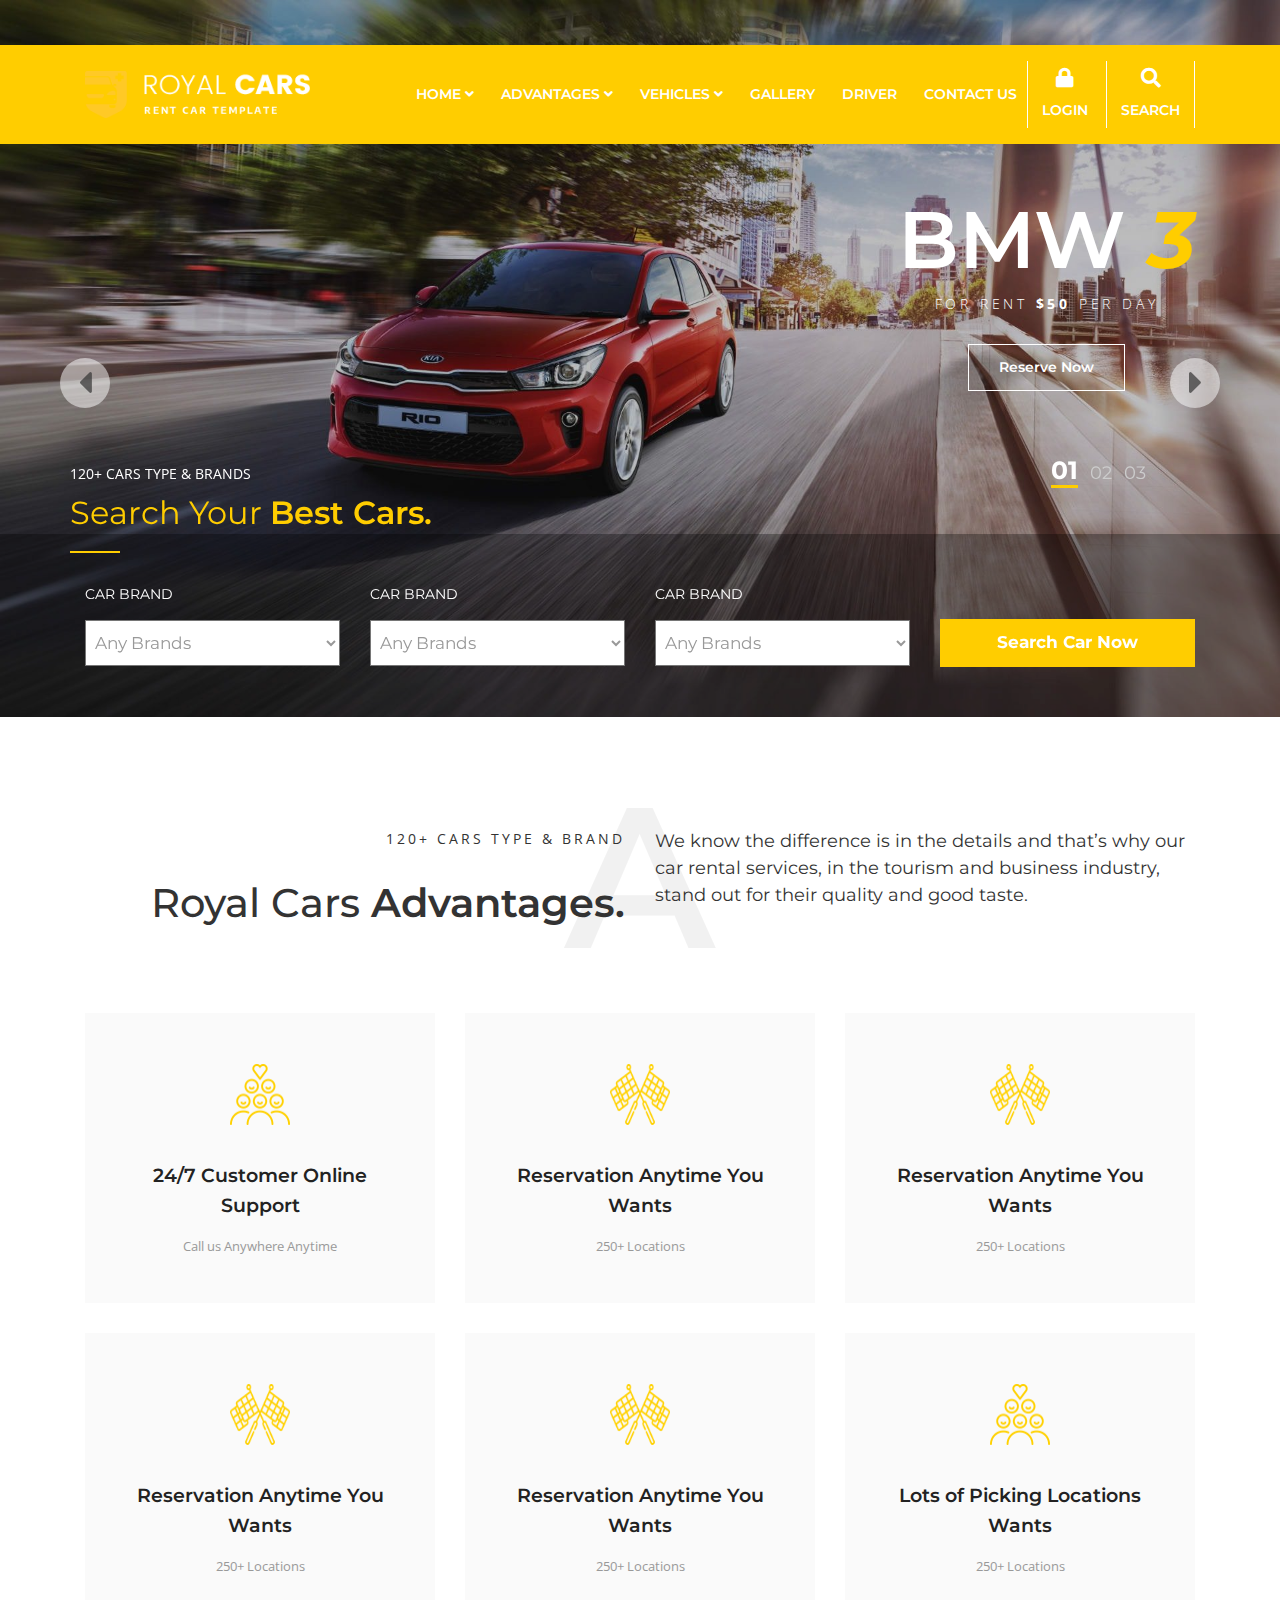
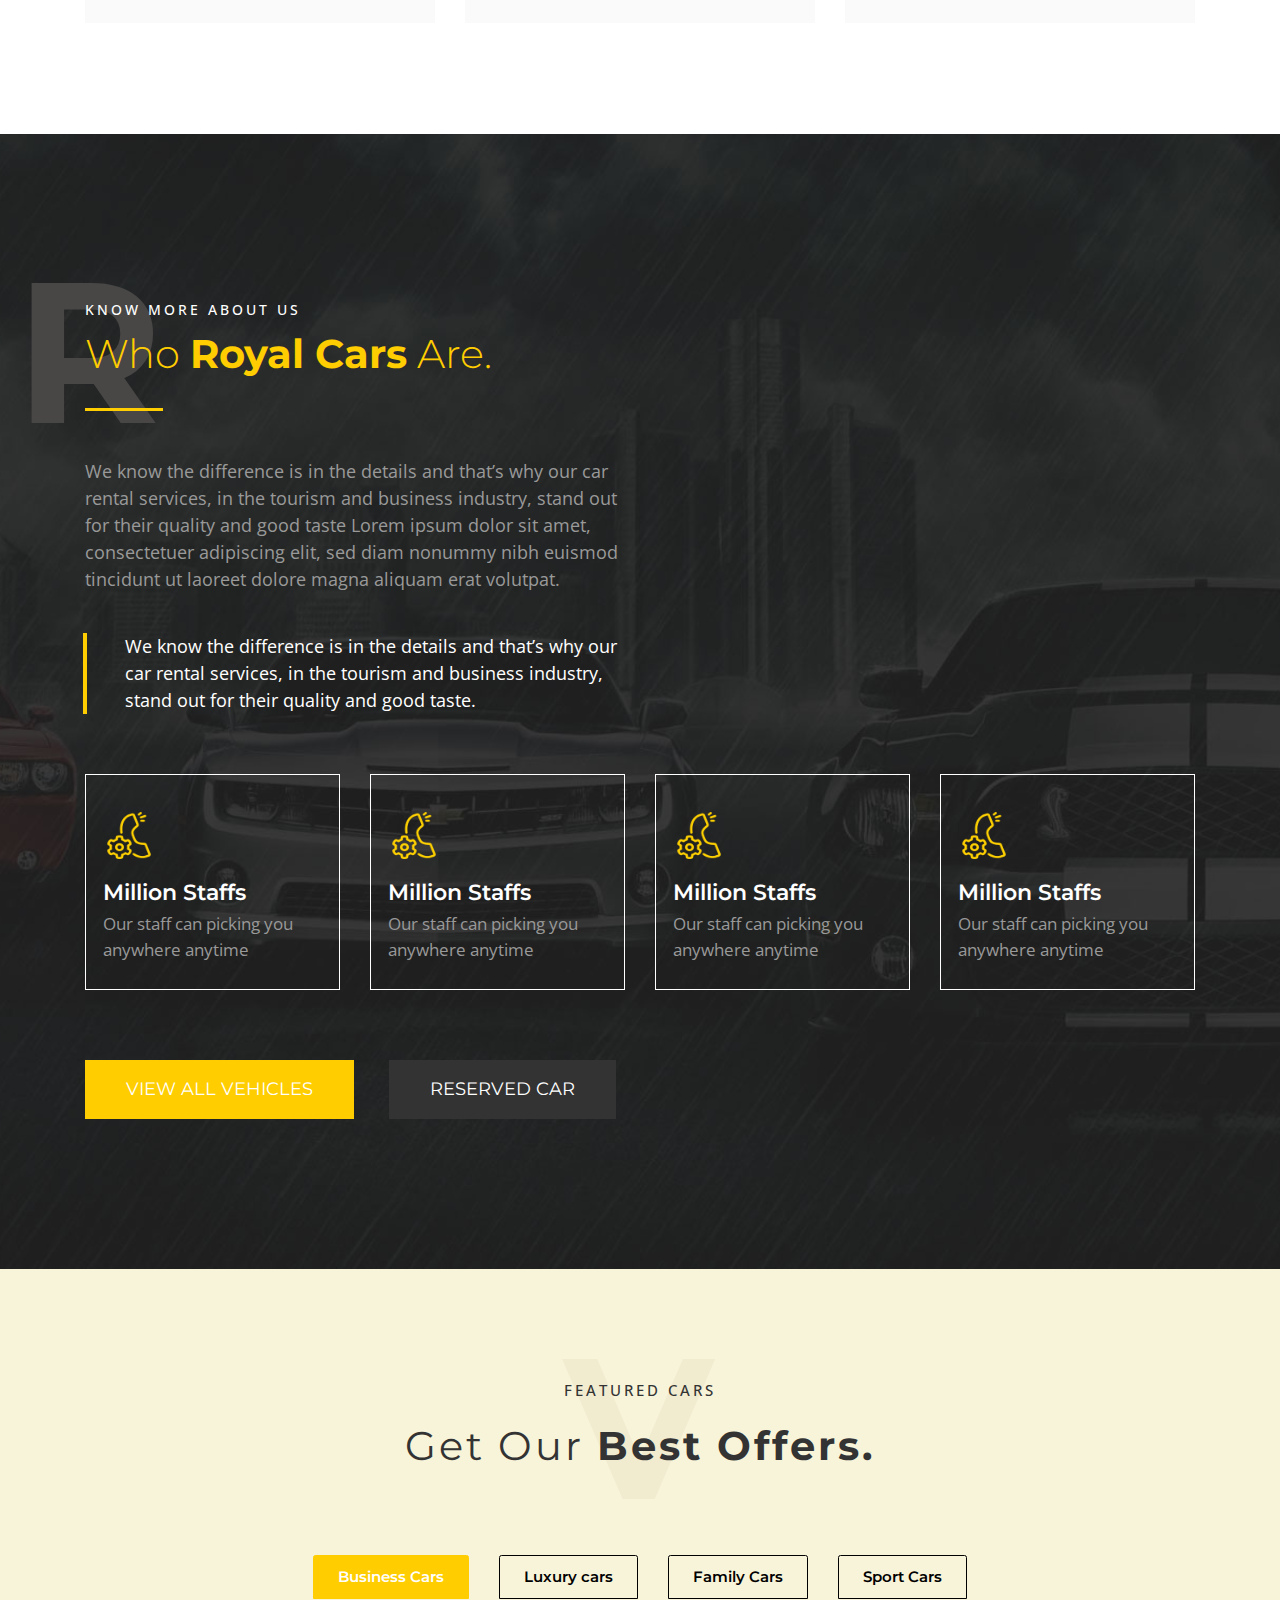
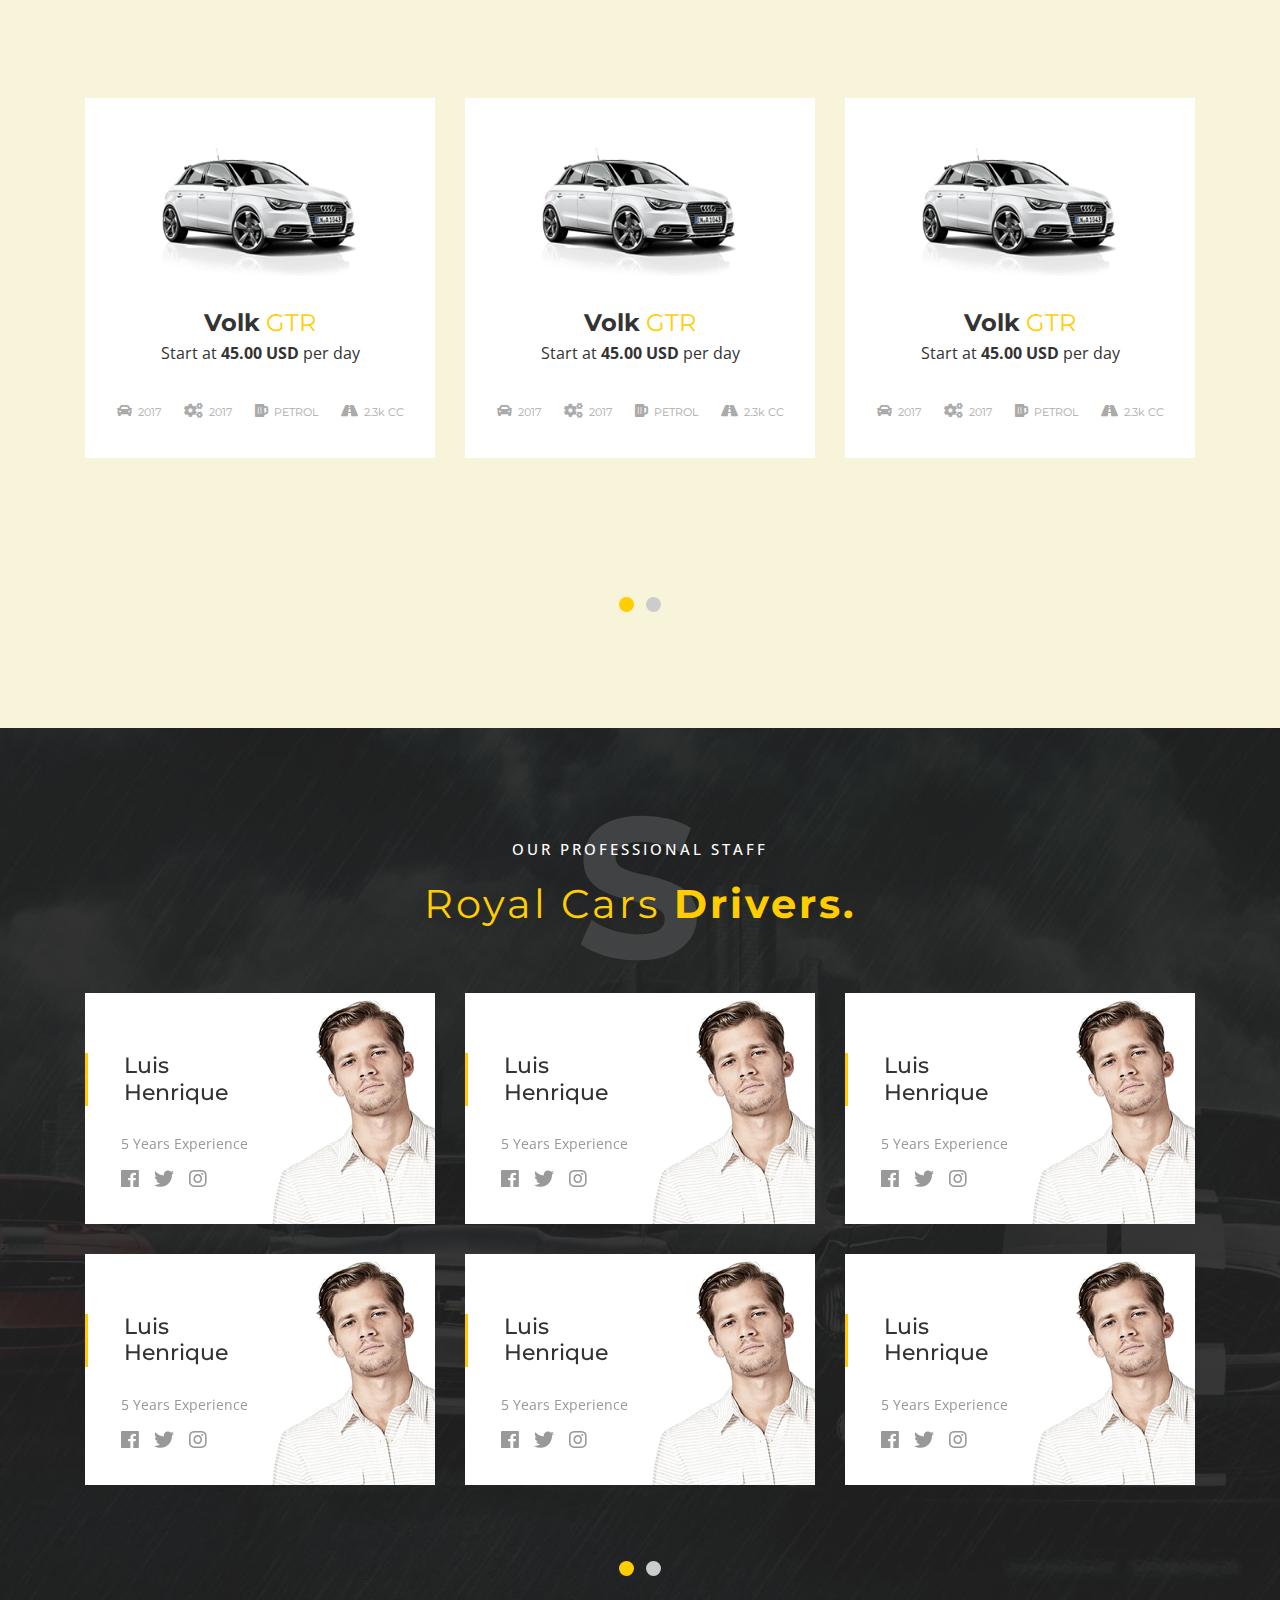
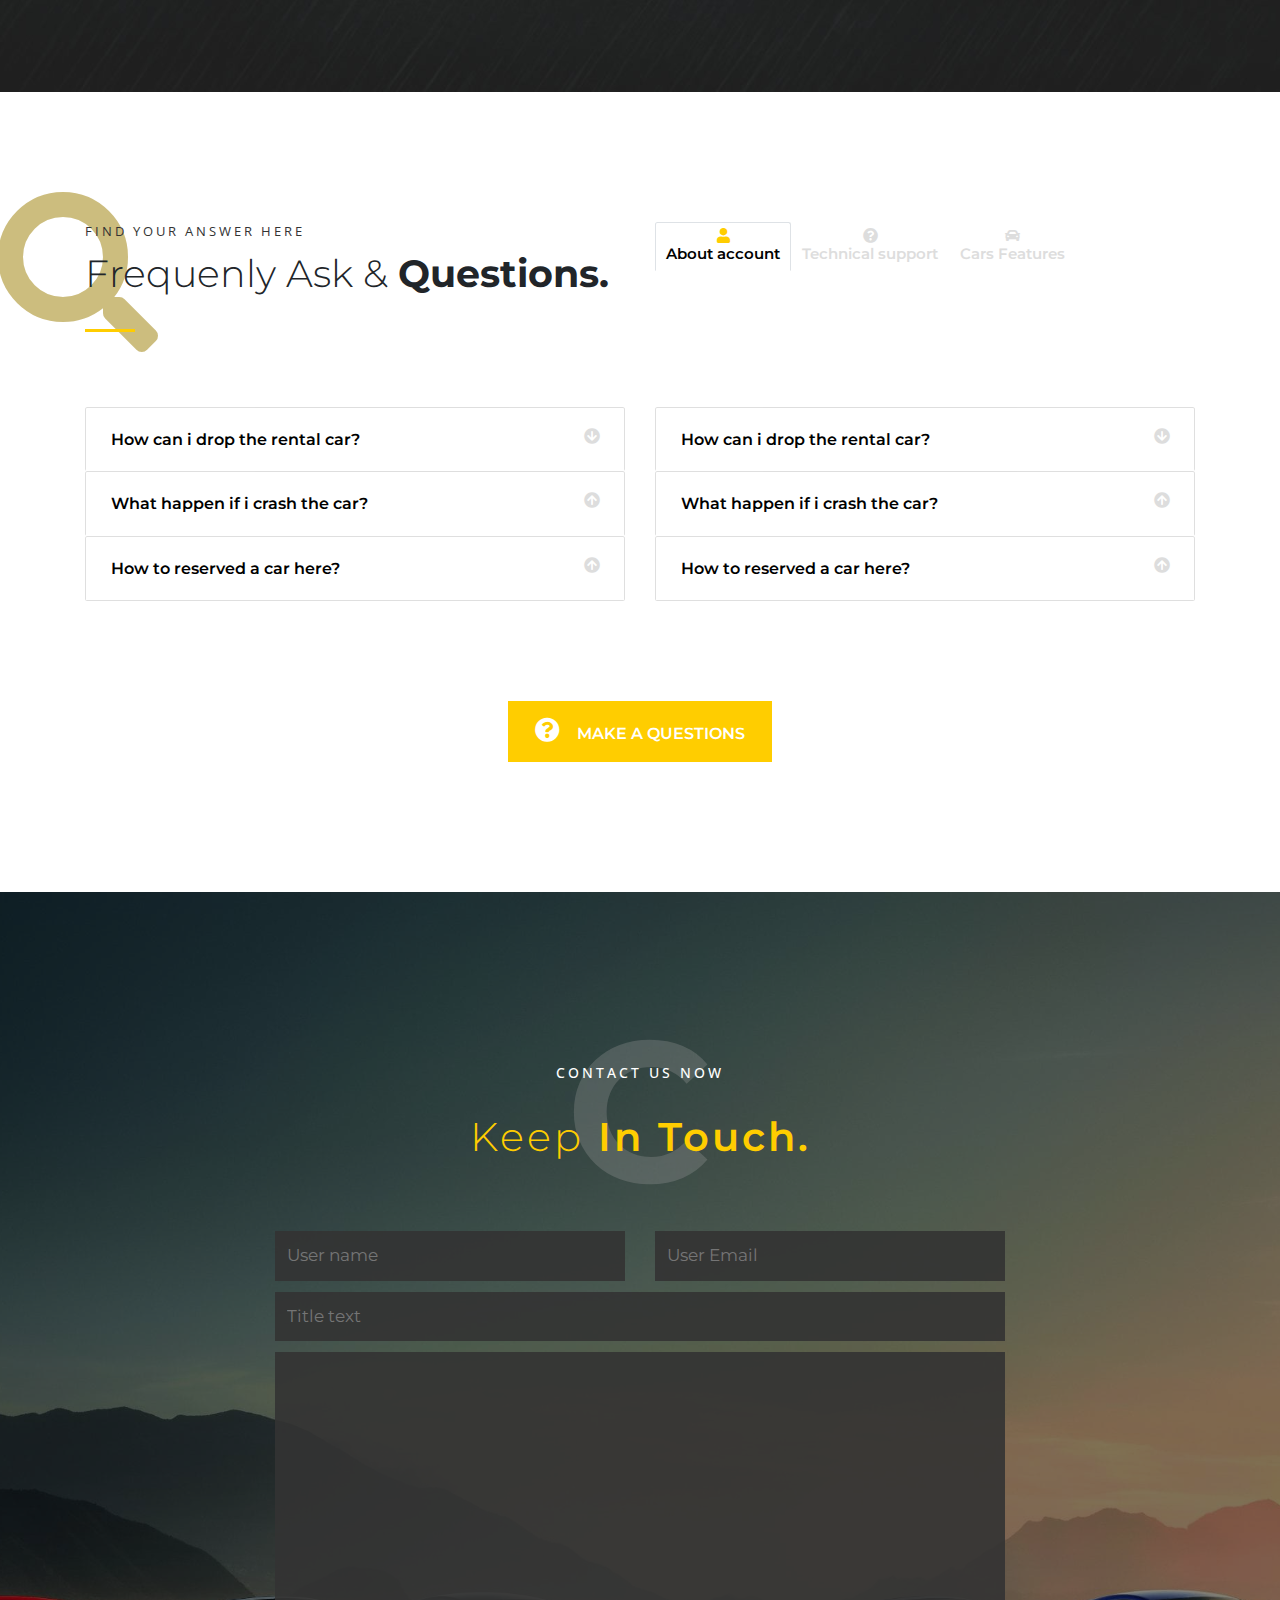
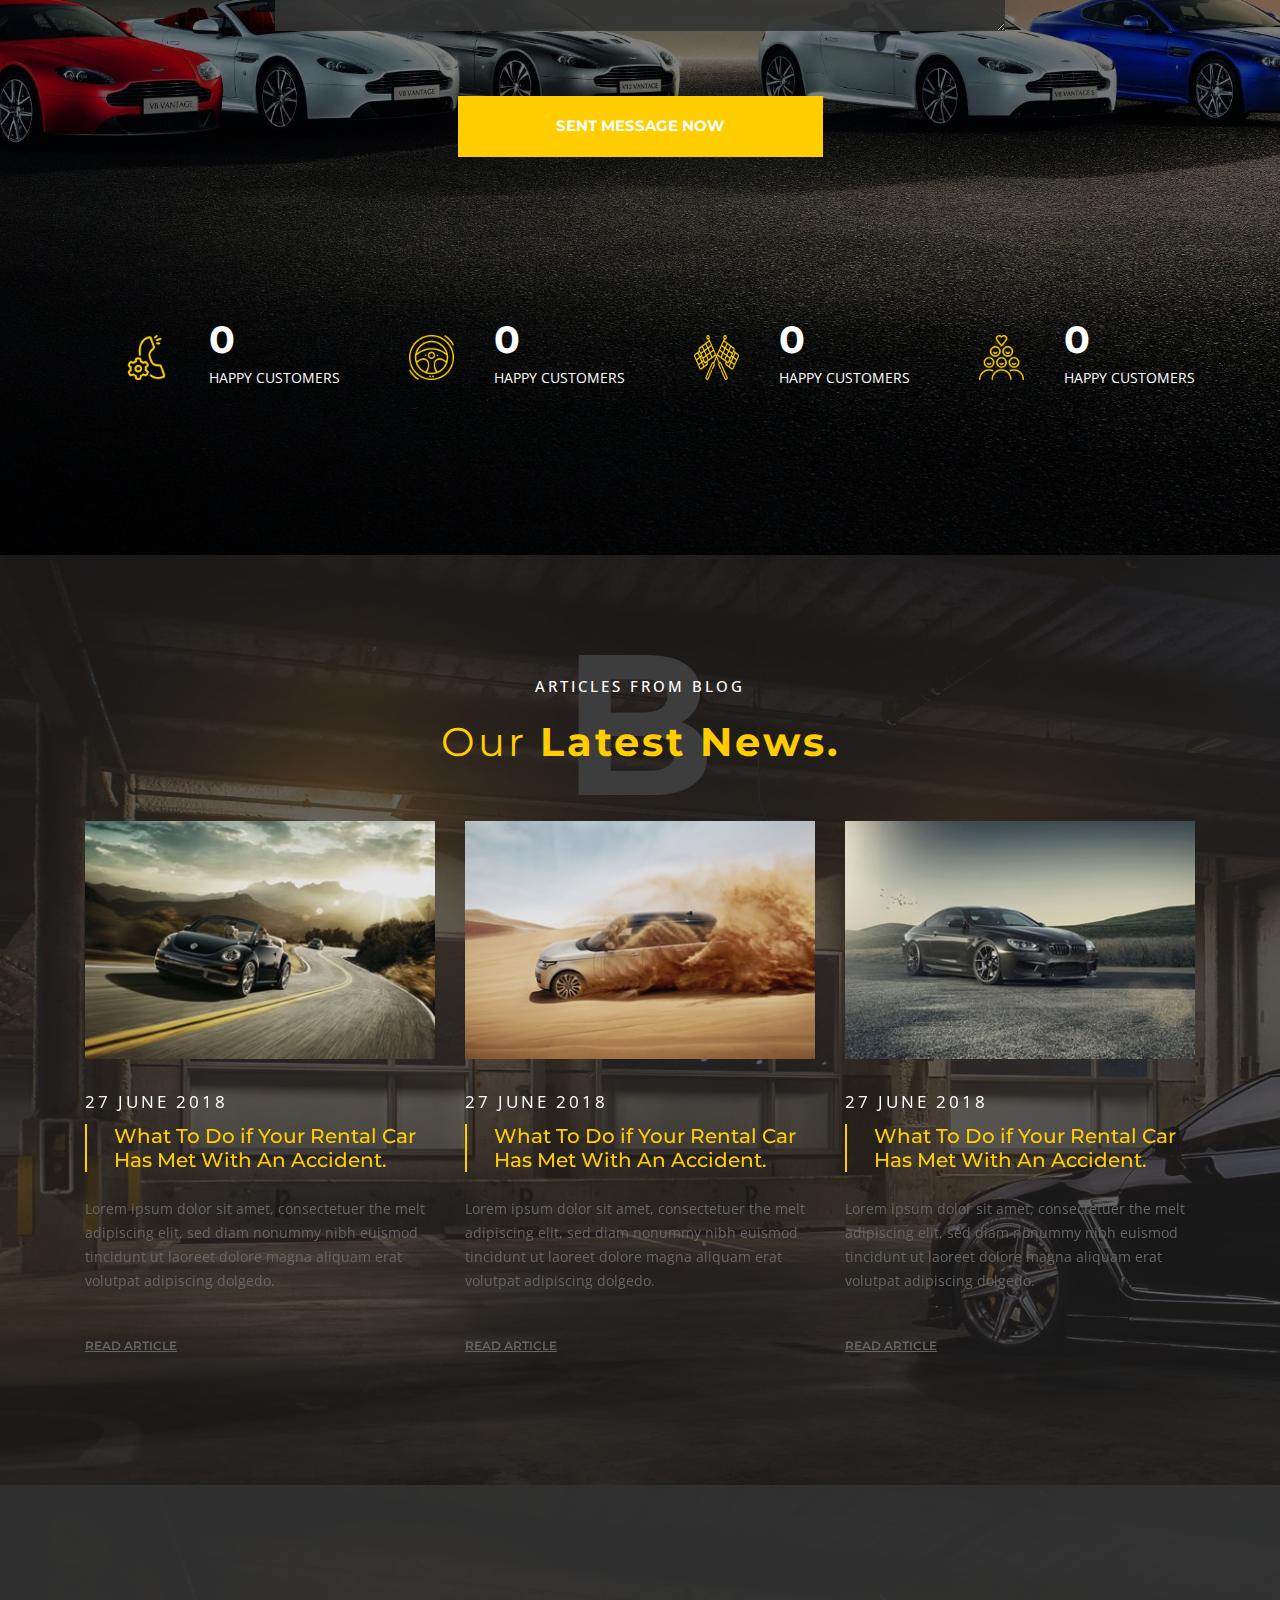
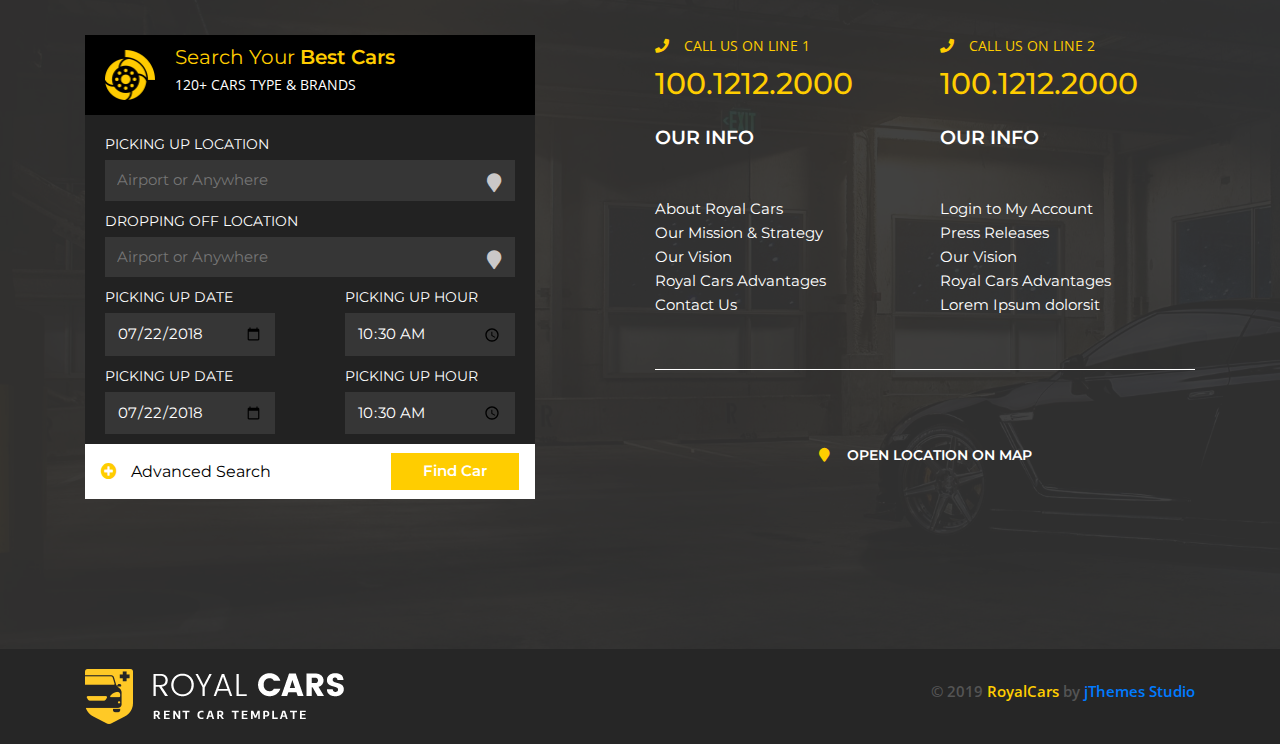
<file: index4.html>
<!DOCTYPE html>
<html lang="en">

<head>
    <meta charset="UTF-8">
    <title>Car Car Home page 4</title>
    <meta name="viewport" content="width=device-width, initial-scale=1.0">
    <!-- Google Fonts -->
    <link href="https://fonts.googleapis.com/css?family=Montserrat:400,500,600,700,800|Open+Sans:400,600&display=swap"
        rel="stylesheet">
    <!-- All Css Files -->
    <link rel="icon" href="images/title-logo.png">
    <link rel="stylesheet" href="assets/css/all.min.css">
    <link rel="stylesheet" href="assets/css/bootstrap.min.css">
    <link rel="stylesheet" href="assets/css/owl.carousel.min.css">
    <link rel="stylesheet" href="assets/css/style.css">
    <link rel="stylesheet" href="assets/css/animate.min.css">
    <link rel="stylesheet" href="assets/css/Responsive.css">
</head>

<body>

    <!-- header part start -->

    <header class="header-area ">
        <div class="header-r r-home-3">
            <div class="container">
                <div class="row">
                    <div class="col-md-12">
                        <div class="header-part">
                            <div class="logo-area">
                                <img src="assets/images/logo-white.png" alt="">
                            </div>
                            <div class="main-menu ">
                                
                                <ul class="fist-menu">
                                    <li><a href="">Home
                                        <i class="fa fa-angle-down"></i></a>
                                        <ul class="lest-menu">
                                            <li><a href="index.html">>> Home 1</a></li>
                                            <li><a href="Index2.html">>> Home 2</a></li>
                                            <li><a href="index3.html">>> Home 3</a></li>
                                            <li><a href="index4.html">>> Home 4</a></li>
                                        </ul>
                                    </li>
                                    <li><a href="">advantages
                                        <i class="fa fa-angle-down"></i></a>
                                        <ul class="lest-menu">
                                            <li><a href="about.html">>> advantages 1</a></li>
                                        </ul>
                                    </li>
                                    <li><a href="">Vehicles
                                        <i class="fa fa-angle-down"></i></a>
                                        <ul class="lest-menu">
                                            <li><a href="Vehicles1.html">>> Vehicles 1</a></li>
                                            <li><a href="">>> Vehicles 2</a></li>
                                        </ul>
                                    </li>
                                    <li><a href="Gralley.html">GALLERY</a></li>
                                    <li><a href="Driver.html">DRIVER</a></li>
                                    <li><a href="Contact.html">CONTACT US</a></li>
                                </ul>

                                <div class="login-area">
                                    <a href="login.html"><i class="fa fa-lock"></i>LoGIN</a>
                                    <a class="search-click" href="search.html"><i class="fa fa-search"></i> search</a>
                                </div>

                            </div>
                            <div class="menu-icon-des ">
                                <span></span>
                                <span></span>
                                <span></span>
                            </div>
                        </div>
                    </div>
                </div>
            </div>
        </div>
        <div class="r-heder-slider owl-carousel">
            <div class="single-sider-car r-hrad-bg-1">
                <div class="container">
                    
                        <div class="car-img-text">
                            <h2 >BMW <span>3</span></h2>
                            <p class="ptice">FOR RENT <span>$50</span> PER DAY</p>
                            <a href="" class="r-hrader-btu"> Reserve Now </a>
                        </div>
                    
                </div>
            </div>
            <div class="single-sider-car r-hrad-bg-2">
                <div class="container">
                    
                        <div class="car-img-text">
                            <h2 >Audi <span>A4</span></h2>
                            <p class="ptice">FOR RENT <span>$50</span> PER DAY</p>
                            <a href="" class="r-hrader-btu"> Reserve Now </a>
                        </div>
                    
                </div>
            </div>
            <div class="single-sider-car r-hrad-bg-3">
                <div class="container">
                    
                        <div class="car-img-text">
                            <h2 >Kio Rio <span>Z</span></h2>
                            <p class="ptice">FOR RENT <span>$50</span> PER DAY</p>
                            <a href="" class="r-hrader-btu"> Reserve Now </a>
                        </div>
                    
                </div>
            </div>
        </div>
        <div class="search-r-hrad">
            <div class="container">
                <div class="row">
                    <div class="col-md-12">
                        <div class="form-title-r-head">
                            <div class="title-head">
                                <p>120+ CARS TYPE & BRANDS</p>
                                <h2>Search Your <span>Best Cars.</span> </h2>
                            </div>
                            <div class="search-area-from">
                                <form action="">
                                    <div class="row">
                                        <div class="col-lg-3 col-sm-6">
                                            <div class="group-from">
                                                <label for="">CAR BRAND</label>
                                                <select class="contol-from" name="" id="" >
                                                    <option value="">Any Brands</option>
                                                    <option value="">Any Brands</option>
                                                    <option value="">Any Brands</option>
                                                </select>
                                            </div>
                                        </div>
                                        <div class="col-lg-3 col-sm-6">
                                            <div class="group-from">
                                                <label for="">CAR BRAND</label>
                                                <select class="contol-from" name="" id="" >
                                                    <option value="">Any Brands</option>
                                                    <option value="">Any Brands</option>
                                                    <option value="">Any Brands</option>
                                                </select>
                                            </div>
                                        </div>
                                        <div class="col-lg-3 col-sm-6">
                                            <div class="group-from">
                                                <label for="">CAR BRAND</label>
                                                <select class="contol-from" name="" id="" >
                                                    <option value="">Any Brands</option>
                                                    <option value="">Any Brands</option>
                                                    <option value="">Any Brands</option>
                                                </select>
                                            </div>
                                        </div>
                                        <div class="col-lg-3 col-sm-6">
                                            <div class="group-from">
                                                <input type="submit" value="Search Car Now">
                                            </div>
                                        </div>
                                    </div>
                                </form>
                            </div>
                        </div>
                    </div>
                </div>
            </div>
        </div>
    </header>
    <div class="over-lay "></div>

 <!-- header part end -->
 
    <!-- Advantages area start -->

    <section class="r-advantages-info r-home-2">
        <div class="container">
            <div class="row">
                <div class="col-md-12">
                    <div class="about-info-2">
                        <div class="row">
                            <div class="col-md-6">
                                <div class="r-info-left">
                                    <p>120+ CARS TYPE & BRAND</p>
                                    <h2>Royal Cars <span> Advantages.</span></h2>
                                </div>
                            </div>
                            <div class="col-md-6">
                                <div class="r-info-right">
                                    We know the difference is in the details and that’s why our car rental services, in the tourism and business industry, stand out for their quality and good taste.
                                </div>
                            </div>
                        </div> 
                    </div>
                </div>
            </div>
            <div class="row">
                <div class="col-lg-4 col-sm-6">
                   
                    <div class="r-advantages r-in-ab-2">
                        <a href="">
                            <div class="abut-img">
                                <img src="assets/images/icon-happy-customer.png" alt="">
                            </div>
                            <h3>24/7 Customer Online Support</h3>
                            <p>Call us Anywhere Anytime</p>
                        </a>
                    </div>
                </div>
                <div class="col-lg-4 col-sm-6">
                    <div class="r-advantages r-in-ab-2">
                        <a href="">
                            <div class="abut-img">
                                <img src="assets/images/icon-total-km.png" alt="">
                            </div>
                            <h3>Reservation Anytime You Wants</h3>
                            <p>250+ Locations</p>
                        </a>
                    </div>
                </div>
                <div class="col-lg-4 col-sm-6">
                    <div class="r-advantages r-in-ab-2">
                        <a href="">
                            <div class="abut-img">
                                <img src="assets/images/icon-total-km.png" alt="">
                            </div>
                            <h3>Reservation Anytime You Wants</h3>
                            <p>250+ Locations</p>
                        </a>
                    </div>
                </div>
                <div class="col-lg-4 col-sm-6">
                    <div class="r-advantages r-in-ab-2">
                        <a href="">
                            <div class="abut-img">
                                <img src="assets/images/icon-total-km.png" alt="">
                            </div>
                            <h3>Reservation Anytime You Wants</h3>
                            <p>250+ Locations</p>
                        </a>
                    </div>
                </div>
                <div class="col-lg-4 col-sm-6">
                    <div class="r-advantages r-in-ab-2">
                        <a href="">
                            <div class="abut-img">
                                <img src="assets/images/icon-total-km.png" alt="">
                            </div>
                            <h3>Reservation Anytime You Wants</h3>
                            <p>250+ Locations</p>
                        </a>
                    </div>
                </div>
                <div class="col-lg-4 col-sm-6">
                    <div class="r-advantages r-in-ab-2">
                        <a href="">
                            <div class="abut-img">
                                <img src="assets/images/icon-happy-customer.png" alt="">
                            </div>
                            <h3>Lots of Picking Locations Wants</h3>
                            <p>250+ Locations</p>
                        </a>
                    </div>
                </div>
            </div>
        </div>
    </section>

    <!-- Advantages area end -->


    <!-- Reserved Now start -->

    <section class="Royal-Cars">
        <div class="container">
            <div class="row">
                <div class="col-md-12">
                    <div class="reserve-text A4-color">
                        <p>KNOW MORE ABOUT US</p>
                        <h2>Who <span>Royal Cars</span> Are.</h2>
                    </div>
                </div>
            </div>
            <div class="row">
                <div class="col-md-12">
                    <div class="r-sec-head">
                        <div class="r-sec-head-left">
                            <p>We know the difference is in the details and that’s why our car rental services, in the tourism and business industry, stand out for their quality and good taste Lorem ipsum dolor sit amet, consectetuer adipiscing elit, sed diam nonummy nibh euismod tincidunt ut laoreet dolore magna aliquam erat volutpat.</p>
                        </div>
                        <div class="r-sec-head-right">
                            <p>We know the difference is in the details and that’s why our car rental services, in the tourism and business industry, stand out for their quality and good taste.</p>
                        </div>
                    </div>
                </div>
            </div>
            <div class="row">
                <div class="col-lg-3 col-sm-6">
                    <div class="r-who-we-in">
                        <img src="assets/images/icon-car-center.png" alt="">
                        <h3>Million Staffs</h3>
                        <p>Our staff can picking you anywhere anytime</p>
                    </div>
                </div>
                <div class="col-lg-3 col-sm-6">
                    <div class="r-who-we-in">
                        <img src="assets/images/icon-car-center.png" alt="">
                        <h3>Million Staffs</h3>
                        <p>Our staff can picking you anywhere anytime</p>
                    </div>
                </div>
                <div class="col-lg-3 col-sm-6">
                    <div class="r-who-we-in">
                        <img src="assets/images/icon-car-center.png" alt="">
                        <h3>Million Staffs</h3>
                        <p>Our staff can picking you anywhere anytime</p>
                    </div>
                </div>
                <div class="col-lg-3 col-sm-6">
                    <div class="r-who-we-in">
                        <img src="assets/images/icon-car-center.png" alt="">
                        <h3>Million Staffs</h3>
                        <p>Our staff can picking you anywhere anytime</p>
                    </div>
                </div>
            </div>
            <div class="row">
                <div class="col-md-12">
                    <a href="" class="btu-4 A4-first">VIEW ALL VEHICLES</a>
                    <a href="" class="btu-4 A4-lest">RESERVED CAR</a>
                </div>
            </div>
        </div>
    </section>

    <!-- Reserved Now end -->

    <!-- Offers area start -->

    <section class="offer-area">
        <div class="container">
            <div class="row">
                <div class="col-md-12">
                    <div class="section-title">
                        <p>FEATURED CARS</p>
                        <h2>Get Our <span>Best Offers.</span> </h2>
                    </div>
                </div>
            </div>
            <div class="row">
                <div class="col-md-12">
                    <div class="project-tab-silid-tab">
                        <ul class="nav nav-tabs" id="sliderTab" role="tablist">
                            <li class="nav-item">
                                <a class="nav-link active" id="all-tab" data-toggle="tab" href="#all" role="tab"
                                    aria-controls="home" aria-selected="true">Business Cars</a>
                            </li>
                            <li class="nav-item">
                                <a class="nav-link" id="seo-tab" data-toggle="tab" href="#seo" role="tab"
                                    aria-controls="home" aria-selected="true">Luxury cars</a>
                            </li>
                            <li class="nav-item">
                                <a class="nav-link" id="web-tab" data-toggle="tab" href="#web" role="tab"
                                    aria-controls="home" aria-selected="true">Family Cars</a>
                            </li>
                            <li class="nav-item">
                                <a class="nav-link" id="work-tab" data-toggle="tab" href="#work"
                                    role="tab" aria-controls="home" aria-selected="true">Sport Cars</a>
                            </li>
                        </ul>
                    </div>
                </div>

            </div>
            <div class="row">
                <div class="col-lg-12">
                   <div class="sliderabArea">
                        <div class="tab-content" id="myTabContent">
                            <div class="tab-pane fade show active" id="all" role="tabpanel" aria-labelledby="all-tab">
                                <div class="row">
                                    <div class="col-md-12">
                                        <div class="tab-slider-all owl-carousel">
                                            <div class="r-offer-single">
                                                <div class="r-offer-single-in-best">
                                                    <div class="r-offer-img">
                                                        <div class="best-img">
                                                            <img src="assets/images/car-1.png" alt="">
                                                        </div>
                                                        <a href=""><i class="fa fa-search"></i></a>
                                                    </div>
                                                    <div class="r-best-text">
                                                        <a href=""> <span>Volk</span> GTR</a>
                                                        <p>Start at <span>45.00 USD</span>  per day</p>
                                                        <li><i class="fa fa-car"></i>2017</li>
                                                        <li><i class="fa fa-cogs"></i>2017</li>
                                                        <li><i class="fa fa-beer"></i>PETROL</li>
                                                        <li><i class="fa fa-road"></i>2.3k CC</li>
                                                    </div>
                                                </div>
                                                <div class="par-chas">
                                                    <a href="" class="best-cre-btu">Rent this car</a>
                                                </div>
                                                
                                            </div>
                                            <div class="r-offer-single">
                                                <div class="r-offer-single-in-best">
                                                    <div class="r-offer-img">
                                                        <div class="best-img">
                                                            <img src="assets/images/car-1.png" alt="">
                                                        </div>
                                                        <a href=""><i class="fa fa-search"></i></a>
                                                    </div>
                                                    <div class="r-best-text">
                                                        <a href=""> <span>Volk</span> GTR</a>
                                                        <p>Start at <span>45.00 USD</span>  per day</p>
                                                        <li><i class="fa fa-car"></i>2017</li>
                                                        <li><i class="fa fa-cogs"></i>2017</li>
                                                        <li><i class="fa fa-beer"></i>PETROL</li>
                                                        <li><i class="fa fa-road"></i>2.3k CC</li>
                                                    </div>
                                                </div>
                                                <div class="par-chas">
                                                    <a href="" class="best-cre-btu">Rent this car</a>
                                                </div>
                                                
                                            </div>
                                            <div class="r-offer-single">
                                                <div class="r-offer-single-in-best">
                                                    <div class="r-offer-img">
                                                        <div class="best-img">
                                                            <img src="assets/images/car-1.png" alt="">
                                                        </div>
                                                        <a href=""><i class="fa fa-search"></i></a>
                                                    </div>
                                                    <div class="r-best-text">
                                                        <a href=""> <span>Volk</span> GTR</a>
                                                        <p>Start at <span>45.00 USD</span>  per day</p>
                                                        <li><i class="fa fa-car"></i>2017</li>
                                                        <li><i class="fa fa-cogs"></i>2017</li>
                                                        <li><i class="fa fa-beer"></i>PETROL</li>
                                                        <li><i class="fa fa-road"></i>2.3k CC</li>
                                                    </div>
                                                </div>
                                                <div class="par-chas">
                                                    <a href="" class="best-cre-btu">Rent this car</a>
                                                </div>
                                                
                                            </div>
                                            <div class="r-offer-single">
                                                <div class="r-offer-single-in-best">
                                                    <div class="r-offer-img">
                                                        <div class="best-img">
                                                            <img src="assets/images/car-1.png" alt="">
                                                        </div>
                                                        <a href=""><i class="fa fa-search"></i></a>
                                                    </div>
                                                    <div class="r-best-text">
                                                        <a href=""> <span>Volk</span> GTR</a>
                                                        <p>Start at <span>45.00 USD</span>  per day</p>
                                                        <li><i class="fa fa-car"></i>2017</li>
                                                        <li><i class="fa fa-cogs"></i>2017</li>
                                                        <li><i class="fa fa-beer"></i>PETROL</li>
                                                        <li><i class="fa fa-road"></i>2.3k CC</li>
                                                    </div>
                                                </div>
                                                <div class="par-chas">
                                                    <a href="" class="best-cre-btu">Rent this car</a>
                                                </div>
                                                
                                            </div>
                                            <div class="r-offer-single">
                                                <div class="r-offer-single-in-best">
                                                    <div class="r-offer-img">
                                                        <div class="best-img">
                                                            <img src="assets/images/car-1.png" alt="">
                                                        </div>
                                                        <a href=""><i class="fa fa-search"></i></a>
                                                    </div>
                                                    <div class="r-best-text">
                                                        <a href=""> <span>Volk</span> GTR</a>
                                                        <p>Start at <span>45.00 USD</span>  per day</p>
                                                        <li><i class="fa fa-car"></i>2017</li>
                                                        <li><i class="fa fa-cogs"></i>2017</li>
                                                        <li><i class="fa fa-beer"></i>PETROL</li>
                                                        <li><i class="fa fa-road"></i>2.3k CC</li>
                                                    </div>
                                                </div>
                                                <div class="par-chas">
                                                    <a href="" class="best-cre-btu">Rent this car</a>
                                                </div>
                                                
                                            </div>
                                        </div>
                                    </div>
                                </div>
                            </div>
                            <div class="tab-pane fade show" id="seo" role="tabpanel"
                                aria-labelledby="seo-tab">
                                <div class="row">
                                    <div class="col-md-12">
                                        <div class="tab-slider-all owl-carousel">
                                            <div class="r-offer-single">
                                                <div class="r-offer-single-in-best">
                                                    <div class="r-offer-img">
                                                        <div class="best-img">
                                                            <img src="assets/images/car-1.png" alt="">
                                                        </div>
                                                        <a href=""><i class="fa fa-search"></i></a>
                                                    </div>
                                                    <div class="r-best-text">
                                                        <a href=""> <span>Volk</span> GTR</a>
                                                        <p>Start at <span>45.00 USD</span>  per day</p>
                                                        <li><i class="fa fa-car"></i>2017</li>
                                                        <li><i class="fa fa-cogs"></i>2017</li>
                                                        <li><i class="fa fa-beer"></i>PETROL</li>
                                                        <li><i class="fa fa-road"></i>2.3k CC</li>
                                                    </div>
                                                </div>
                                                <div class="par-chas">
                                                    <a href="" class="best-cre-btu">Rent this car</a>
                                                </div>
                                                
                                            </div>
                                            <div class="r-offer-single">
                                                <div class="r-offer-single-in-best">
                                                    <div class="r-offer-img">
                                                        <div class="best-img">
                                                            <img src="assets/images/car-1.png" alt="">
                                                        </div>
                                                        <a href=""><i class="fa fa-search"></i></a>
                                                    </div>
                                                    <div class="r-best-text">
                                                        <a href=""> <span>Volk</span> GTR</a>
                                                        <p>Start at <span>45.00 USD</span>  per day</p>
                                                        <li><i class="fa fa-car"></i>2017</li>
                                                        <li><i class="fa fa-cogs"></i>2017</li>
                                                        <li><i class="fa fa-beer"></i>PETROL</li>
                                                        <li><i class="fa fa-road"></i>2.3k CC</li>
                                                    </div>
                                                </div>
                                                <div class="par-chas">
                                                    <a href="" class="best-cre-btu">Rent this car</a>
                                                </div>
                                                
                                            </div>
                                            <div class="r-offer-single">
                                                <div class="r-offer-single-in-best">
                                                    <div class="r-offer-img">
                                                        <div class="best-img">
                                                            <img src="assets/images/car-1.png" alt="">
                                                        </div>
                                                        <a href=""><i class="fa fa-search"></i></a>
                                                    </div>
                                                    <div class="r-best-text">
                                                        <a href=""> <span>Volk</span> GTR</a>
                                                        <p>Start at <span>45.00 USD</span>  per day</p>
                                                        <li><i class="fa fa-car"></i>2017</li>
                                                        <li><i class="fa fa-cogs"></i>2017</li>
                                                        <li><i class="fa fa-beer"></i>PETROL</li>
                                                        <li><i class="fa fa-road"></i>2.3k CC</li>
                                                    </div>
                                                </div>
                                                <div class="par-chas">
                                                    <a href="" class="best-cre-btu">Rent this car</a>
                                                </div>
                                                
                                            </div>
                                            <div class="r-offer-single">
                                                <div class="r-offer-single-in-best">
                                                    <div class="r-offer-img">
                                                        <div class="best-img">
                                                            <img src="assets/images/car-1.png" alt="">
                                                        </div>
                                                        <a href=""><i class="fa fa-search"></i></a>
                                                    </div>
                                                    <div class="r-best-text">
                                                        <a href=""> <span>Volk</span> GTR</a>
                                                        <p>Start at <span>45.00 USD</span>  per day</p>
                                                        <li><i class="fa fa-car"></i>2017</li>
                                                        <li><i class="fa fa-cogs"></i>2017</li>
                                                        <li><i class="fa fa-beer"></i>PETROL</li>
                                                        <li><i class="fa fa-road"></i>2.3k CC</li>
                                                    </div>
                                                </div>
                                                <div class="par-chas">
                                                    <a href="" class="best-cre-btu">Rent this car</a>
                                                </div>
                                                
                                            </div>
                                            <div class="r-offer-single">
                                                <div class="r-offer-single-in-best">
                                                    <div class="r-offer-img">
                                                        <div class="best-img">
                                                            <img src="assets/images/car-1.png" alt="">
                                                        </div>
                                                        <a href=""><i class="fa fa-search"></i></a>
                                                    </div>
                                                    <div class="r-best-text">
                                                        <a href=""> <span>Volk</span> GTR</a>
                                                        <p>Start at <span>45.00 USD</span>  per day</p>
                                                        <li><i class="fa fa-car"></i>2017</li>
                                                        <li><i class="fa fa-cogs"></i>2017</li>
                                                        <li><i class="fa fa-beer"></i>PETROL</li>
                                                        <li><i class="fa fa-road"></i>2.3k CC</li>
                                                    </div>
                                                </div>
                                                <div class="par-chas">
                                                    <a href="" class="best-cre-btu">Rent this car</a>
                                                </div>
                                                
                                            </div>
                                        </div>
                                    </div>
                                </div>
                                
                            </div>
                            <div class="tab-pane fade show" id="web" role="tabpanel"
                                aria-labelledby="web-tab">
                                <div class="row">
                                    <div class="col-md-12">
                                        <div class="tab-slider-all owl-carousel">
                                            <div class="r-offer-single">
                                                <div class="r-offer-single-in-best">
                                                    <div class="r-offer-img">
                                                        <div class="best-img">
                                                            <img src="assets/images/car-1.png" alt="">
                                                        </div>
                                                        <a href=""><i class="fa fa-search"></i></a>
                                                    </div>
                                                    <div class="r-best-text">
                                                        <a href=""> <span>Volk</span> GTR</a>
                                                        <p>Start at <span>45.00 USD</span>  per day</p>
                                                        <li><i class="fa fa-car"></i>2017</li>
                                                        <li><i class="fa fa-cogs"></i>2017</li>
                                                        <li><i class="fa fa-beer"></i>PETROL</li>
                                                        <li><i class="fa fa-road"></i>2.3k CC</li>
                                                    </div>
                                                </div>
                                                <div class="par-chas">
                                                    <a href="" class="best-cre-btu">Rent this car</a>
                                                </div>
                                                
                                            </div>
                                            <div class="r-offer-single">
                                                <div class="r-offer-single-in-best">
                                                    <div class="r-offer-img">
                                                        <div class="best-img">
                                                            <img src="assets/images/car-1.png" alt="">
                                                        </div>
                                                        <a href=""><i class="fa fa-search"></i></a>
                                                    </div>
                                                    <div class="r-best-text">
                                                        <a href=""> <span>Volk</span> GTR</a>
                                                        <p>Start at <span>45.00 USD</span>  per day</p>
                                                        <li><i class="fa fa-car"></i>2017</li>
                                                        <li><i class="fa fa-cogs"></i>2017</li>
                                                        <li><i class="fa fa-beer"></i>PETROL</li>
                                                        <li><i class="fa fa-road"></i>2.3k CC</li>
                                                    </div>
                                                </div>
                                                <div class="par-chas">
                                                    <a href="" class="best-cre-btu">Rent this car</a>
                                                </div>
                                                
                                            </div>
                                            <div class="r-offer-single">
                                                <div class="r-offer-single-in-best">
                                                    <div class="r-offer-img">
                                                        <div class="best-img">
                                                            <img src="assets/images/car-1.png" alt="">
                                                        </div>
                                                        <a href=""><i class="fa fa-search"></i></a>
                                                    </div>
                                                    <div class="r-best-text">
                                                        <a href=""> <span>Volk</span> GTR</a>
                                                        <p>Start at <span>45.00 USD</span>  per day</p>
                                                        <li><i class="fa fa-car"></i>2017</li>
                                                        <li><i class="fa fa-cogs"></i>2017</li>
                                                        <li><i class="fa fa-beer"></i>PETROL</li>
                                                        <li><i class="fa fa-road"></i>2.3k CC</li>
                                                    </div>
                                                </div>
                                                <div class="par-chas">
                                                    <a href="" class="best-cre-btu">Rent this car</a>
                                                </div>
                                                
                                            </div>
                                            <div class="r-offer-single">
                                                <div class="r-offer-single-in-best">
                                                    <div class="r-offer-img">
                                                        <div class="best-img">
                                                            <img src="assets/images/car-1.png" alt="">
                                                        </div>
                                                        <a href=""><i class="fa fa-search"></i></a>
                                                    </div>
                                                    <div class="r-best-text">
                                                        <a href=""> <span>Volk</span> GTR</a>
                                                        <p>Start at <span>45.00 USD</span>  per day</p>
                                                        <li><i class="fa fa-car"></i>2017</li>
                                                        <li><i class="fa fa-cogs"></i>2017</li>
                                                        <li><i class="fa fa-beer"></i>PETROL</li>
                                                        <li><i class="fa fa-road"></i>2.3k CC</li>
                                                    </div>
                                                </div>
                                                <div class="par-chas">
                                                    <a href="" class="best-cre-btu">Rent this car</a>
                                                </div>
                                                
                                            </div>
                                            <div class="r-offer-single">
                                                <div class="r-offer-single-in-best">
                                                    <div class="r-offer-img">
                                                        <div class="best-img">
                                                            <img src="assets/images/car-1.png" alt="">
                                                        </div>
                                                        <a href=""><i class="fa fa-search"></i></a>
                                                    </div>
                                                    <div class="r-best-text">
                                                        <a href=""> <span>Volk</span> GTR</a>
                                                        <p>Start at <span>45.00 USD</span>  per day</p>
                                                        <li><i class="fa fa-car"></i>2017</li>
                                                        <li><i class="fa fa-cogs"></i>2017</li>
                                                        <li><i class="fa fa-beer"></i>PETROL</li>
                                                        <li><i class="fa fa-road"></i>2.3k CC</li>
                                                    </div>
                                                </div>
                                                <div class="par-chas">
                                                    <a href="" class="best-cre-btu">Rent this car</a>
                                                </div>
                                                
                                            </div>
                                        </div>
                                    </div>
                                </div>
                                
                            </div>
                            <div class="tab-pane fade show" id="work" role="tabpanel"
                                aria-labelledby="work-tab">
                                <div class="row">
                                    <div class="col-md-12">
                                        <div class="tab-slider-all owl-carousel">
                                            <div class="r-offer-single">
                                                <div class="r-offer-single-in-best">
                                                    <div class="r-offer-img">
                                                        <div class="best-img">
                                                            <img src="assets/images/car-1.png" alt="">
                                                        </div>
                                                        <a href=""><i class="fa fa-search"></i></a>
                                                    </div>
                                                    <div class="r-best-text">
                                                        <a href=""> <span>Volk</span> GTR</a>
                                                        <p>Start at <span>45.00 USD</span>  per day</p>
                                                        <li><i class="fa fa-car"></i>2017</li>
                                                        <li><i class="fa fa-cogs"></i>2017</li>
                                                        <li><i class="fa fa-beer"></i>PETROL</li>
                                                        <li><i class="fa fa-road"></i>2.3k CC</li>
                                                    </div>
                                                </div>
                                                <div class="par-chas">
                                                    <a href="" class="best-cre-btu">Rent this car</a>
                                                </div>
                                                
                                            </div>
                                            <div class="r-offer-single">
                                                <div class="r-offer-single-in-best">
                                                    <div class="r-offer-img">
                                                        <div class="best-img">
                                                            <img src="assets/images/car-1.png" alt="">
                                                        </div>
                                                        <a href=""><i class="fa fa-search"></i></a>
                                                    </div>
                                                    <div class="r-best-text">
                                                        <a href=""> <span>Volk</span> GTR</a>
                                                        <p>Start at <span>45.00 USD</span>  per day</p>
                                                        <li><i class="fa fa-car"></i>2017</li>
                                                        <li><i class="fa fa-cogs"></i>2017</li>
                                                        <li><i class="fa fa-beer"></i>PETROL</li>
                                                        <li><i class="fa fa-road"></i>2.3k CC</li>
                                                    </div>
                                                </div>
                                                <div class="par-chas">
                                                    <a href="" class="best-cre-btu">Rent this car</a>
                                                </div>
                                                
                                            </div>
                                            <div class="r-offer-single">
                                                <div class="r-offer-single-in-best">
                                                    <div class="r-offer-img">
                                                        <div class="best-img">
                                                            <img src="assets/images/car-1.png" alt="">
                                                        </div>
                                                        <a href=""><i class="fa fa-search"></i></a>
                                                    </div>
                                                    <div class="r-best-text">
                                                        <a href=""> <span>Volk</span> GTR</a>
                                                        <p>Start at <span>45.00 USD</span>  per day</p>
                                                        <li><i class="fa fa-car"></i>2017</li>
                                                        <li><i class="fa fa-cogs"></i>2017</li>
                                                        <li><i class="fa fa-beer"></i>PETROL</li>
                                                        <li><i class="fa fa-road"></i>2.3k CC</li>
                                                    </div>
                                                </div>
                                                <div class="par-chas">
                                                    <a href="" class="best-cre-btu">Rent this car</a>
                                                </div>
                                                
                                            </div>
                                            <div class="r-offer-single">
                                                <div class="r-offer-single-in-best">
                                                    <div class="r-offer-img">
                                                        <div class="best-img">
                                                            <img src="assets/images/car-1.png" alt="">
                                                        </div>
                                                        <a href=""><i class="fa fa-search"></i></a>
                                                    </div>
                                                    <div class="r-best-text">
                                                        <a href=""> <span>Volk</span> GTR</a>
                                                        <p>Start at <span>45.00 USD</span>  per day</p>
                                                        <li><i class="fa fa-car"></i>2017</li>
                                                        <li><i class="fa fa-cogs"></i>2017</li>
                                                        <li><i class="fa fa-beer"></i>PETROL</li>
                                                        <li><i class="fa fa-road"></i>2.3k CC</li>
                                                    </div>
                                                </div>
                                                <div class="par-chas">
                                                    <a href="" class="best-cre-btu">Rent this car</a>
                                                </div>
                                                
                                            </div>
                                            <div class="r-offer-single">
                                                <div class="r-offer-single-in-best">
                                                    <div class="r-offer-img">
                                                        <div class="best-img">
                                                            <img src="assets/images/car-1.png" alt="">
                                                        </div>
                                                        <a href=""><i class="fa fa-search"></i></a>
                                                    </div>
                                                    <div class="r-best-text">
                                                        <a href=""> <span>Volk</span> GTR</a>
                                                        <p>Start at <span>45.00 USD</span>  per day</p>
                                                        <li><i class="fa fa-car"></i>2017</li>
                                                        <li><i class="fa fa-cogs"></i>2017</li>
                                                        <li><i class="fa fa-beer"></i>PETROL</li>
                                                        <li><i class="fa fa-road"></i>2.3k CC</li>
                                                    </div>
                                                </div>
                                                <div class="par-chas">
                                                    <a href="" class="best-cre-btu">Rent this car</a>
                                                </div>
                                                
                                            </div>
                                        </div>
                                    </div>
                                </div>
                                
                            </div>
                        </div>
                    </div> 
                </div>
                
            </div>



            
        </div>
    </section>

    <!-- Offers area end -->

    <!-- Drivers arear start -->

    <section class="driver-area">
        <div class="container">
            <div class="row">
                <div class="col-md-12">
                    <div class="section-title r-driv">
                        <p>OUR PROFESSIONAL STAFF</p>
                        <h2>Royal Cars <span>Drivers.</span> </h2>
                    </div>
                </div>
            </div>
            <div class="row">

                <div class="col-md-12">
                    <div class="all-silder-driver owl-carousel">
                        <div class="dubal-slilder">
                            <div class="r-driver driver-bg-1">
                                <a href="">
                                    <h2>Luis <br>Henrique</h2>
                                    <p>5 Years Experience</p>
                                    <div class="r-drivre-social-icon">
                                        <li><i class="fab fa-facebook"></i></li>
                                        <li><i class="fab fa-twitter"></i></li>
                                        <li><i class="fab fa-instagram"></i></li>
                                    </div>
                                </a>
    
                            </div> 
                            <div class="r-driver driver-bg-1">
                                <a href="">
                                    <h2>Luis <br>Henrique</h2>
                                    <p>5 Years Experience</p>
                                    <div class="r-drivre-social-icon">
                                        <li><i class="fab fa-facebook"></i></li>
                                        <li><i class="fab fa-twitter"></i></li>
                                        <li><i class="fab fa-instagram"></i></li>
                                    </div>
                                </a>
    
                            </div> 
                        </div>
                        <div class="dubal-slilder">
                            <div class="r-driver driver-bg-1">
                                <a href="">
                                    <h2>Luis <br>Henrique</h2>
                                    <p>5 Years Experience</p>
                                    <div class="r-drivre-social-icon">
                                        <li><i class="fab fa-facebook"></i></li>
                                        <li><i class="fab fa-twitter"></i></li>
                                        <li><i class="fab fa-instagram"></i></li>
                                    </div>
                                </a>
    
                            </div> 
                            <div class="r-driver driver-bg-1">
                                <a href="">
                                    <h2>Luis <br>Henrique</h2>
                                    <p>5 Years Experience</p>
                                    <div class="r-drivre-social-icon">
                                        <li><i class="fab fa-facebook"></i></li>
                                        <li><i class="fab fa-twitter"></i></li>
                                        <li><i class="fab fa-instagram"></i></li>
                                    </div>
                                </a>
    
                            </div> 
                        </div>
                        <div class="dubal-slilder">
                            <div class="r-driver driver-bg-1">
                                <a href="">
                                    <h2>Luis <br>Henrique</h2>
                                    <p>5 Years Experience</p>
                                    <div class="r-drivre-social-icon">
                                        <li><i class="fab fa-facebook"></i></li>
                                        <li><i class="fab fa-twitter"></i></li>
                                        <li><i class="fab fa-instagram"></i></li>
                                    </div>
                                </a>
    
                            </div> 
                            <div class="r-driver driver-bg-1">
                                <a href="">
                                    <h2>Luis <br>Henrique</h2>
                                    <p>5 Years Experience</p>
                                    <div class="r-drivre-social-icon">
                                        <li><i class="fab fa-facebook"></i></li>
                                        <li><i class="fab fa-twitter"></i></li>
                                        <li><i class="fab fa-instagram"></i></li>
                                    </div>
                                </a>
    
                            </div> 
                        </div>
                        <div class="dubal-slilder">
                            <div class="r-driver driver-bg-1">
                                <a href="">
                                    <h2>Luis <br>Henrique</h2>
                                    <p>5 Years Experience</p>
                                    <div class="r-drivre-social-icon">
                                        <li><i class="fab fa-facebook"></i></li>
                                        <li><i class="fab fa-twitter"></i></li>
                                        <li><i class="fab fa-instagram"></i></li>
                                    </div>
                                </a>
    
                            </div> 
                            <div class="r-driver driver-bg-1">
                                <a href="">
                                    <h2>Luis <br>Henrique</h2>
                                    <p>5 Years Experience</p>
                                    <div class="r-drivre-social-icon">
                                        <li><i class="fab fa-facebook"></i></li>
                                        <li><i class="fab fa-twitter"></i></li>
                                        <li><i class="fab fa-instagram"></i></li>
                                    </div>
                                </a>
    
                            </div> 
                        </div>
                        
                    </div>
                    
                    
                </div>
            </div>
        </div>
    </section>

    <!-- Drivers arear start -->

    <!-- Questions area start  -->

    <section class="question-area">
        <div class="container">
            <div class="row">
                <div class="col-md-6">
                    <div class="question-title">
                        <p>FIND YOUR ANSWER HERE</p>
                        <h2>Frequenly Ask & <span>Questions.</span></h2>
                        <i class="fa fa-search"></i>
                    </div>
                </div>
                <div class="col-md-6">
                    <div class="r-qution-tab">
                        <ul class="nav nav-tabs" id="qution-tab" role="tablist">

                            <li class="nav-item">
                                <a class="nav-link active" id="account" data-toggle="tab" href="#About_account" role="tab"
                                    aria-controls="About" aria-selected="true"><i class="fa fa-user "></i> About account</a>
                            </li>
                            <li class="nav-item">
                                <a class="nav-link" id="support" data-toggle="tab" href="#Technical_support" role="tab"
                                    aria-controls="Technical" aria-selected="true"><i class="fa fa-question-circle "></i>Technical support</a>
                            </li>
                            <li class="nav-item">
                                <a class="nav-link" id="Features" data-toggle="tab" href="#Cars_Features" role="tab"
                                    aria-controls="Cars" aria-selected="true"><i class="fa fa-car "></i>Cars Features</a>
                            </li>

                        </ul>
                    </div>
                </div>
            </div>
            <div class="row">
                <div class="col-md-12">
                    <div class="qution-tab-content">
                        <div class="tab-content" id="qution-tab">
                            <div class="tab-pane fade show active" id="About_account" role="tabpanel" aria-labelledby="About-tab">
                                <div class="row">
                                    <div class="col-md-6">
                                        <div class="qution-collaps">
                                            
                                            <div id="accordion">
                                                <div class="card">
                                                    <div class="card-header" id="headingOne">
                                                        <h5 class="mb-0">
                                                        <button class="btn btn-link" data-toggle="collapse" data-target="#collapseOne" aria-expanded="true" aria-controls="collapseOne">
                                                            How can i drop the rental car?
                                                            <i class="fa fa fa-arrow-circle-down"></i>
                                                            <i class="fa fa-arrow-circle-up"></i>
                                                        </button>
                                                        </h5>
                                                    </div>
                                                
                                                    <div id="collapseOne" class="collapse " aria-labelledby="headingOne" data-parent="#accordion">
                                                        <div class="card-body">
                                                            Lorem ipsum dolor sit amet, consectetuer adipiscing elit, sed diam nonummy nibh euismod tincidunt ut laoreet dolore magna aliquam erat volutpat adipiscing dolgedo.
                                                        </div>
                                                    </div>
                                                </div>
                                                <div class="card">
                                                    <div class="card-header" id="headingTwo">
                                                        <h5 class="mb-0">
                                                        <button class="btn btn-link collapsed" data-toggle="collapse" data-target="#collapseTwo" aria-expanded="false" aria-controls="collapseTwo">
                                                            What happen if i crash the car?
                                                            <i class="fa fa fa-arrow-circle-down"></i>
                                                            <i class="fa fa-arrow-circle-up"></i>
                                                        </button>
                                                        </h5>
                                                    </div>
                                                    <div id="collapseTwo" class="collapse" aria-labelledby="headingTwo" data-parent="#accordion">
                                                        <div class="card-body">
                                                            Lorem ipsum dolor sit amet, consectetuer adipiscing elit, sed diam nonummy nibh euismod tincidunt ut laoreet dolore magna aliquam erat volutpat adipiscing dolgedo.
                                                        </div>
                                                    </div>
                                                </div>
                                                <div class="card">
                                                    <div class="card-header" id="headingThree">
                                                        <h5 class="mb-0">
                                                        <button class="btn btn-link collapsed" data-toggle="collapse" data-target="#collapseThree" aria-expanded="false" aria-controls="collapseThree">
                                                            How to reserved a car here?
                                                            <i class="fa fa fa-arrow-circle-down"></i>
                                                            <i class="fa fa-arrow-circle-up"></i>
                                                        </button>
                                                        </h5>
                                                    </div>
                                                    <div id="collapseThree" class="collapse" aria-labelledby="headingThree" data-parent="#accordion">
                                                        <div class="card-body">
                                                            Lorem ipsum dolor sit amet, consectetuer adipiscing elit, sed diam nonummy nibh euismod tincidunt ut laoreet dolore magna aliquam erat volutpat adipiscing dolgedo.
                                                        </div>
                                                    </div>
                                                </div>
                                            </div>


                                        </div>
                                    </div>
                                    <div class="col-md-6">
                                        <div class="qution-collaps">
                                            
                                            <div id="accordion-1">
                                                <div class="card">
                                                    <div class="card-header" id="headingOne-1">
                                                        <h5 class="mb-0">
                                                        <button class="btn btn-link" data-toggle="collapse" data-target="#collapseOne-1" aria-expanded="true" aria-controls="collapseOne-1">
                                                            How can i drop the rental car?
                                                            <i class="fa fa fa-arrow-circle-down"></i>
                                                            <i class="fa fa-arrow-circle-up"></i>
                                                        </button>
                                                        </h5>
                                                    </div>
                                                
                                                    <div id="collapseOne-1" class="collapse " aria-labelledby="headingOne-1" data-parent="#accordion-1">
                                                        <div class="card-body">
                                                            Lorem ipsum dolor sit amet, consectetuer adipiscing elit, sed diam nonummy nibh euismod tincidunt ut laoreet dolore magna aliquam erat volutpat adipiscing dolgedo.
                                                        </div>
                                                    </div>
                                                </div>
                                                <div class="card">
                                                    <div class="card-header" id="headingTwo-1">
                                                        <h5 class="mb-0">
                                                        <button class="btn btn-link collapsed" data-toggle="collapse" data-target="#collapseTwo-1" aria-expanded="false" aria-controls="collapseTwo-1">
                                                            What happen if i crash the car?
                                                            <i class="fa fa fa-arrow-circle-down"></i>
                                                            <i class="fa fa-arrow-circle-up"></i>
                                                        </button>
                                                        </h5>
                                                    </div>
                                                    <div id="collapseTwo-1" class="collapse" aria-labelledby="headingTwo-1" data-parent="#accordion-1">
                                                        <div class="card-body">
                                                            Lorem ipsum dolor sit amet, consectetuer adipiscing elit, sed diam nonummy nibh euismod tincidunt ut laoreet dolore magna aliquam erat volutpat adipiscing dolgedo.
                                                        </div>
                                                    </div>
                                                </div>
                                                <div class="card">
                                                    <div class="card-header" id="headingThree-1">
                                                        <h5 class="mb-0">
                                                        <button class="btn btn-link collapsed" data-toggle="collapse" data-target="#collapseThree-1" aria-expanded="false" aria-controls="collapseThree-1">
                                                            How to reserved a car here?
                                                            <i class="fa fa fa-arrow-circle-down"></i>
                                                            <i class="fa fa-arrow-circle-up"></i>
                                                        </button>
                                                        </h5>
                                                    </div>
                                                    <div id="collapseThree-1" class="collapse" aria-labelledby="headingThree-1" data-parent="#accordion-1">
                                                        <div class="card-body">
                                                            Lorem ipsum dolor sit amet, consectetuer adipiscing elit, sed diam nonummy nibh euismod tincidunt ut laoreet dolore magna aliquam erat volutpat adipiscing dolgedo.
                                                        </div>
                                                    </div>
                                                </div>
                                            </div>


                                        </div>
                                    </div>
                                </div>
                            </div>
                            <div class="tab-pane fade show " id="Technical_support" role="tabpanel" aria-labelledby="Technical-tab">
                                <div class="row">
                                    <div class="col-md-6">
                                        <div class="qution-collaps">
                                            
                                            <div id="accordion-2">
                                                <div class="card">
                                                    <div class="card-header" id="headingOne-2">
                                                        <h5 class="mb-0">
                                                        <button class="btn btn-link" data-toggle="collapse" data-target="#collapseOne-2" aria-expanded="true" aria-controls="collapseOne-2">
                                                            How can i drop the rental car?
                                                            <i class="fa fa fa-arrow-circle-down"></i>
                                                            <i class="fa fa-arrow-circle-up"></i>
                                                        </button>
                                                        </h5>
                                                    </div>
                                                
                                                    <div id="collapseOne-2" class="collapse " aria-labelledby="headingOne-2" data-parent="#accordion-2">
                                                        <div class="card-body">
                                                            Lorem ipsum dolor sit amet, consectetuer adipiscing elit, sed diam nonummy nibh euismod tincidunt ut laoreet dolore magna aliquam erat volutpat adipiscing dolgedo.
                                                        </div>
                                                    </div>
                                                </div>
                                                <div class="card">
                                                    <div class="card-header" id="headingTwo-2">
                                                        <h5 class="mb-0">
                                                        <button class="btn btn-link collapsed" data-toggle="collapse" data-target="#collapseTwo-2" aria-expanded="false" aria-controls="collapseTwo-2">
                                                            What happen if i crash the car?
                                                            <i class="fa fa fa-arrow-circle-down"></i>
                                                            <i class="fa fa-arrow-circle-up"></i>
                                                        </button>
                                                        </h5>
                                                    </div>
                                                    <div id="collapseTwo-2" class="collapse" aria-labelledby="headingTwo-2" data-parent="#accordion-2">
                                                        <div class="card-body">
                                                            Lorem ipsum dolor sit amet, consectetuer adipiscing elit, sed diam nonummy nibh euismod tincidunt ut laoreet dolore magna aliquam erat volutpat adipiscing dolgedo.
                                                        </div>
                                                    </div>
                                                </div>
                                                <div class="card">
                                                    <div class="card-header" id="headingThree-2">
                                                        <h5 class="mb-0">
                                                        <button class="btn btn-link collapsed" data-toggle="collapse" data-target="#collapseThree-2" aria-expanded="false" aria-controls="collapseThree-2">
                                                            How to reserved a car here?
                                                            <i class="fa fa fa-arrow-circle-down"></i>
                                                            <i class="fa fa-arrow-circle-up"></i>
                                                        </button>
                                                        </h5>
                                                    </div>
                                                    <div id="collapseThree-2" class="collapse" aria-labelledby="headingThree-2" data-parent="#accordion-2">
                                                        <div class="card-body">
                                                            Lorem ipsum dolor sit amet, consectetuer adipiscing elit, sed diam nonummy nibh euismod tincidunt ut laoreet dolore magna aliquam erat volutpat adipiscing dolgedo.
                                                        </div>
                                                    </div>
                                                </div>
                                            </div>


                                        </div>
                                    </div>
                                    <div class="col-md-6">
                                        <div class="qution-collaps">
                                            
                                            <div id="accordion-22">
                                                <div class="card">
                                                    <div class="card-header" id="headingOne-22">
                                                        <h5 class="mb-0">
                                                        <button class="btn btn-link" data-toggle="collapse" data-target="#collapseOne-22" aria-expanded="true" aria-controls="collapseOne-22">
                                                            How can i drop the rental car?
                                                            <i class="fa fa fa-arrow-circle-down"></i>
                                                            <i class="fa fa-arrow-circle-up"></i>
                                                        </button>
                                                        </h5>
                                                    </div>
                                                
                                                    <div id="collapseOne-22" class="collapse " aria-labelledby="headingOne-22" data-parent="#accordion-22">
                                                        <div class="card-body">
                                                            Lorem ipsum dolor sit amet, consectetuer adipiscing elit, sed diam nonummy nibh euismod tincidunt ut laoreet dolore magna aliquam erat volutpat adipiscing dolgedo.
                                                        </div>
                                                    </div>
                                                </div>
                                                <div class="card">
                                                    <div class="card-header" id="headingTwo-22">
                                                        <h5 class="mb-0">
                                                        <button class="btn btn-link collapsed" data-toggle="collapse" data-target="#collapseTwo-22" aria-expanded="false" aria-controls="collapseTwo-22">
                                                            What happen if i crash the car?
                                                            <i class="fa fa fa-arrow-circle-down"></i>
                                                            <i class="fa fa-arrow-circle-up"></i>
                                                        </button>
                                                        </h5>
                                                    </div>
                                                    <div id="collapseTwo-22" class="collapse" aria-labelledby="headingTwo-22" data-parent="#accordion-22">
                                                        <div class="card-body">
                                                            Lorem ipsum dolor sit amet, consectetuer adipiscing elit, sed diam nonummy nibh euismod tincidunt ut laoreet dolore magna aliquam erat volutpat adipiscing dolgedo.
                                                        </div>
                                                    </div>
                                                </div>
                                                <div class="card">
                                                    <div class="card-header" id="headingThree-22">
                                                        <h5 class="mb-0">
                                                        <button class="btn btn-link collapsed" data-toggle="collapse" data-target="#collapseThree-22" aria-expanded="false" aria-controls="collapseThree-22">
                                                            How to reserved a car here?
                                                            <i class="fa fa fa-arrow-circle-down"></i>
                                                            <i class="fa fa-arrow-circle-up"></i>
                                                        </button>
                                                        </h5>
                                                    </div>
                                                    <div id="collapseThree-22" class="collapse" aria-labelledby="headingThree-22" data-parent="#accordion-22">
                                                        <div class="card-body">
                                                            Lorem ipsum dolor sit amet, consectetuer adipiscing elit, sed diam nonummy nibh euismod tincidunt ut laoreet dolore magna aliquam erat volutpat adipiscing dolgedo.
                                                        </div>
                                                    </div>
                                                </div>
                                            </div>


                                        </div>
                                    </div>
                                </div>
                            </div>
                            <div class="tab-pane fade show " id="Cars_Features" role="tabpanel" aria-labelledby="Cars-tab">
                                <div class="row">
                                    <div class="col-md-6">
                                        <div class="qution-collaps">
                                            
                                            <div id="accordion-3">
                                                <div class="card">
                                                    <div class="card-header" id="headingOne">
                                                        <h5 class="mb-0">
                                                        <button class="btn btn-link" data-toggle="collapse" data-target="#collapseOne" aria-expanded="true" aria-controls="collapseOne">
                                                            How can i drop the rental car?
                                                            <i class="fa fa fa-arrow-circle-down"></i>
                                                            <i class="fa fa-arrow-circle-up"></i>
                                                        </button>
                                                        </h5>
                                                    </div>
                                                
                                                    <div id="collapseOne" class="collapse " aria-labelledby="headingOne" data-parent="#accordion-3">
                                                        <div class="card-body">
                                                            Lorem ipsum dolor sit amet, consectetuer adipiscing elit, sed diam nonummy nibh euismod tincidunt ut laoreet dolore magna aliquam erat volutpat adipiscing dolgedo.
                                                        </div>
                                                    </div>
                                                </div>
                                                <div class="card">
                                                    <div class="card-header" id="headingTwo">
                                                        <h5 class="mb-0">
                                                        <button class="btn btn-link collapsed" data-toggle="collapse" data-target="#collapseTwo" aria-expanded="false" aria-controls="collapseTwo">
                                                            What happen if i crash the car?
                                                            <i class="fa fa fa-arrow-circle-down"></i>
                                                            <i class="fa fa-arrow-circle-up"></i>
                                                        </button>
                                                        </h5>
                                                    </div>
                                                    <div id="collapseTwo" class="collapse" aria-labelledby="headingTwo" data-parent="#accordion-3">
                                                        <div class="card-body">
                                                            Lorem ipsum dolor sit amet, consectetuer adipiscing elit, sed diam nonummy nibh euismod tincidunt ut laoreet dolore magna aliquam erat volutpat adipiscing dolgedo.
                                                        </div>
                                                    </div>
                                                </div>
                                                <div class="card">
                                                    <div class="card-header" id="headingThree">
                                                        <h5 class="mb-0">
                                                        <button class="btn btn-link collapsed" data-toggle="collapse" data-target="#collapseThree" aria-expanded="false" aria-controls="collapseThree">
                                                            How to reserved a car here?
                                                            <i class="fa fa fa-arrow-circle-down"></i>
                                                            <i class="fa fa-arrow-circle-up"></i>
                                                        </button>
                                                        </h5>
                                                    </div>
                                                    <div id="collapseThree" class="collapse" aria-labelledby="headingThree" data-parent="#accordion-3">
                                                        <div class="card-body">
                                                            Lorem ipsum dolor sit amet, consectetuer adipiscing elit, sed diam nonummy nibh euismod tincidunt ut laoreet dolore magna aliquam erat volutpat adipiscing dolgedo.
                                                        </div>
                                                    </div>
                                                </div>
                                            </div>


                                        </div>
                                    </div>
                                    <div class="col-md-6">
                                        <div class="qution-collaps">
                                            
                                            <div id="accordion-33">
                                                <div class="card">
                                                    <div class="card-header" id="headingOne33">
                                                        <h5 class="mb-0">
                                                        <button class="btn btn-link" data-toggle="collapse" data-target="#collapseOne33" aria-expanded="true" aria-controls="collapseOne33">
                                                            How can i drop the rental car?
                                                            <i class="fa fa fa-arrow-circle-down"></i>
                                                            <i class="fa fa-arrow-circle-up"></i>
                                                        </button>
                                                        </h5>
                                                    </div>
                                                
                                                    <div id="collapseOne33" class="collapse " aria-labelledby="headingOne33" data-parent="#accordion-33">
                                                        <div class="card-body">
                                                            Lorem ipsum dolor sit amet, consectetuer adipiscing elit, sed diam nonummy nibh euismod tincidunt ut laoreet dolore magna aliquam erat volutpat adipiscing dolgedo.
                                                        </div>
                                                    </div>
                                                </div>
                                                <div class="card">
                                                    <div class="card-header" id="headingTwo33">
                                                        <h5 class="mb-0">
                                                        <button class="btn btn-link collapsed" data-toggle="collapse" data-target="#collapseTwo33" aria-expanded="false" aria-controls="collapseTwo33">
                                                            What happen if i crash the car?
                                                            <i class="fa fa fa-arrow-circle-down"></i>
                                                            <i class="fa fa-arrow-circle-up"></i>
                                                        </button>
                                                        </h5>
                                                    </div>
                                                    <div id="collapseTwo33" class="collapse" aria-labelledby="headingTwo33" data-parent="#accordion-33">
                                                        <div class="card-body">
                                                            Lorem ipsum dolor sit amet, consectetuer adipiscing elit, sed diam nonummy nibh euismod tincidunt ut laoreet dolore magna aliquam erat volutpat adipiscing dolgedo.
                                                        </div>
                                                    </div>
                                                </div>
                                                <div class="card">
                                                    <div class="card-header" id="headingThree33">
                                                        <h5 class="mb-0">
                                                        <button class="btn btn-link collapsed" data-toggle="collapse" data-target="#collapseThree-33" aria-expanded="false" aria-controls="collapseThree-33">
                                                            How to reserved a car here?
                                                            <i class="fa fa fa-arrow-circle-down"></i>
                                                            <i class="fa fa-arrow-circle-up"></i>
                                                        </button>
                                                        </h5>
                                                    </div>
                                                    <div id="collapseThree-33" class="collapse" aria-labelledby="headingThree33" data-parent="#accordion-33">
                                                        <div class="card-body">
                                                            Lorem ipsum dolor sit amet, consectetuer adipiscing elit, sed diam nonummy nibh euismod tincidunt ut laoreet dolore magna aliquam erat volutpat adipiscing dolgedo.
                                                        </div>
                                                    </div>
                                                </div>
                                            </div>


                                        </div>
                                    </div>
                                </div>
                            </div>

                        </div>
                    </div>

                </div>
                <div class="col-md-12">
                    <div class="ques-btu">
                        <a href="" class="ques-btun"><i class="fa fa-question-circle"></i> MAKE A QUESTIONS </a>
                    </div>
                </div>
            </div>
        </div>
    </section>

    <!-- Questions area end  -->

    <!-- contact us now start -->

    <section class="contact-area">
        <div class="container">
            <div class="row">
                <div class="col-md-12">
                    <div class="section-title r-contact">
                        <p>CONTACT US NOW</p>
                        <h2>Keep<span> In Touch.</span> </h2>
                    </div>
                </div>
            </div>
            <div class="row">
                <div class="offset-md-2 col-md-8">
                    <div class="contact-r-from">
                        <div class="row">
                            <div class="col-md-6">
                                <div class="from-fild">
                                    <input type="text" placeholder="User name">
                                </div>
                            </div>
                            <div class="col-md-6">
                                <div class="from-fild">
                                    <input type="email" placeholder="User Email">
                                </div>
                            </div>
                        </div>
                        <div class="from-fild">
                            <input type="text" placeholder="Title text">
                        </div>
                        <div class="from-fild">
                            <textarea name="" id="" cols="30" rows="10"></textarea>
                        </div>
                        <div class="from-fild">
                            <input type="submit" value="SENT MESSAGE NOW">
                        </div>

                    </div>
                </div>
            </div>
            <div class="counter-hom4">
                <div class="row">
                <div class="col-lg-3 col-sm-6">
                    <div class="r-count-text">
                        <div class="count-img">
                            <img src="assets/images/icon-car-center.png" alt="">
                        </div>
                        <div class="count-text">
                            <h2 class='numscroller' data-min='1' data-max='2450' data-delay='4' data-increment='10'>0</h2>
                            <p>HAPPY CUSTOMERS
                            </p>
                        </div>
                    </div>
                </div>
                <div class="col-lg-3 col-sm-6">
                    <div class="r-count-text">
                        <div class="count-img">
                            <img src="assets/images/icon-cars-count.png" alt="">
                        </div>
                        <div class="count-text">
                            <h2 class='numscroller' data-min='17270' data-max='172700' data-delay='4' data-increment='1720'>0</h2>
                            <p>HAPPY CUSTOMERS
                            </p>
                        </div>
                    </div>
                </div>
                <div class="col-lg-3 col-sm-6">
                    <div class="r-count-text">
                        <div class="count-img">
                            <img src="assets/images/icon-total-km.png" alt="">
                        </div>
                        <div class="count-text">
                            <h2 class='numscroller' data-min='12111' data-max='121110' data-delay='4' data-increment='1211'>0</h2>
                            <p>HAPPY CUSTOMERS
                            </p>
                        </div>
                    </div>
                </div>
                <div class="col-lg-3 col-sm-6">
                    <div class="r-count-text">
                        <div class="count-img">
                            <img src="assets/images/icon-happy-customer.png" alt="">
                        </div>
                        <div class="count-text">
                            <h2 class='numscroller' data-min='4726' data-max='4720' data-delay='4' data-increment='10'>0</h2>
                            <p>HAPPY CUSTOMERS
                            </p>
                        </div>
                    </div>
                </div>
            </div>
            </div>
            
        </div>
    </section>

    <!-- contact us now end -->

    <!-- Latest News start -->

    <section class="news-area ma">
        <div class="container">
            <div class="row">
                <div class="col-md-12">
                    <div class="section-title news-title">
                        <p>ARTICLES FROM BLOG</p>
                        <h2>Our <span>Latest News.</span> </h2>
                    </div>
                </div>
            </div>
            <div class="row">
                <div class="col-md-12">
                    <div class="news-text maer-slid-r owl-carousel">
                        <div class="single-text ">
                            <a href="">
                                <img src="assets/images/latest-news-01.jpg" alt="">
                            </a>
                            <p class="date">27 JUNE 2018</p>
                            <h3><a href="">What To Do if Your Rental Car Has Met With An Accident.</a></h3>
                            <p class="te">Lorem ipsum dolor sit amet, consectetuer the melt adipiscing elit, sed diam nonummy nibh euismod tincidunt ut laoreet dolore magna aliquam erat volutpat adipiscing dolgedo.</p>
                            <a href="" class="news-btu">READ ARTICLE</a>
                        </div>
                        <div class="single-text">
                            <a href="">
                                <img src="assets/images/latest-news-02.jpg" alt="">
                            </a>
                            <p class="date">27 JUNE 2018</p>
                            <h3><a href="">What To Do if Your Rental Car Has Met With An Accident.</a></h3>
                            <p class="te">Lorem ipsum dolor sit amet, consectetuer the melt adipiscing elit, sed diam nonummy nibh euismod tincidunt ut laoreet dolore magna aliquam erat volutpat adipiscing dolgedo.</p>
                            <a href="" class="news-btu">READ ARTICLE</a>
                        </div>
                        <div class="single-text">
                            <a href="">
                                <img src="assets/images/latest-news-03.jpg" alt="">
                            </a>
                            <p class="date">27 JUNE 2018</p>
                            <h3><a href="">What To Do if Your Rental Car Has Met With An Accident.</a></h3>
                            <p class="te">Lorem ipsum dolor sit amet, consectetuer the melt adipiscing elit, sed diam nonummy nibh euismod tincidunt ut laoreet dolore magna aliquam erat volutpat adipiscing dolgedo.</p>
                            <a href="" class="news-btu">READ ARTICLE</a>
                        </div>
                    </div>
                </div>
            </div>
        </div>
    </section>

    <!-- Latest News end -->

    <!-- footer area start -->

    <footer class="footer-4-bg">
        <div class="container">
            <div class="row">
                <div class="col-md-6">
                    <form action="">
                        <div class="home-surch-2 home-4">
                            <div class="home-2-surch-title">
                                <img src="assets/images/footer-form-icon.png" alt="">
                                <div class="home-2-title-text">
                                    <h2>Search Your <span>Best Cars</span></h2>
                                    <p>120+ CARS TYPE & BRANDS</p>
                                </div>
                            </div>
                            <div class="form-group">
                                <label for="">PICKING UP LOCATION</label>
                                <input type="text" placeholder="Airport or Anywhere">
                                <i class="fa fa-map-marker"></i>
                            </div>
                            <div class="form-group">
                                <label for="">DROPPING OFF LOCATION</label>
                                <input type="text" placeholder="Airport or Anywhere">
                                <i class="fa fa-map-marker"></i>
                            </div>
                            <div class="row">
                                <div class="col-md-6">
                                    <div class="form-group">
                                        <label for="">PICKING UP DATE</label>
                                        <input type="date" id="date" value="2018-07-22" min="2018-01-01" max="2021-12-31">
                                    </div>
                                </div>
                                <div class="col-md-6">
                                    <div class="form-group">
                                        <label for="">PICKING UP HOUR</label>
                                        <input type="time" value="10:30" min="09:00" max="18:00" required>
                                    </div>
                                </div>
                                <div class="col-md-6">
                                    <div class="form-group">
                                        <label for="">PICKING UP DATE</label>
                                        <input type="date" id="date" value="2018-07-22" min="2018-01-01" max="2021-12-31">
                                    </div>
                                </div>
                                <div class="col-md-6">
                                    <div class="form-group">
                                        <label for="">PICKING UP HOUR</label>
                                        <input type="time" value="10:30" min="09:00" max="18:00" required>
                                    </div>
                                </div>
                                
                            </div>
                            <div class="from-fooer">
                                <a href=""><i class="fa fa-plus-circle"></i>Advanced Search</a>
                                <input type="submit" value="Find Car">
                            </div>
                        </div>
                    </form>
                </div>
                <div class="col-md-6">
                    <div class="footer-link-text">
                        <div class="row">
                            <div class="col-md-6">
                                <div class="footer-titlr-4">
                                    <p><i class="fa fa-phone"></i> CALL US ON LINE 1</p>
                                    <h2>100.1212.2000</h2>
                                </div>
                                <div class="link-text-4">
                                    <h3>OUR INFO</h3>
                                    <ul>
                                        <li><a href="">About Royal Cars</a></li>
                                        <li><a href="">Our Mission & Strategy</a></li>
                                        <li><a href="">Our Vision</a></li>
                                        <li><a href="">Royal Cars Advantages</a></li>
                                        <li><a href="">Contact Us</a></li>
                                    </ul>
                                </div>
                            </div>
                            <div class="col-md-6">
                                <div class="footer-titlr-4">
                                    <p><i class="fa fa-phone"></i> CALL US ON LINE 2</p>
                                    <h2>100.1212.2000</h2>
                                </div>
                                
                                <div class="link-text-4">
                                    <h3>OUR INFO</h3>
                                    <ul>
                                        <li><a href="">Login to My Account</a></li>
                                        <li><a href="">Press Releases</a></li>
                                        <li><a href="">Our Vision</a></li>
                                        <li><a href="">Royal Cars Advantages</a></li>
                                        <li><a href="">Lorem Ipsum dolorsit</a></li>
                                    </ul>
                                </div>
                            </div>
                        </div>
                        
                    </div>
                    <div class="map-link">
                        <a href="#"> <i class="fa fa-map-marker"></i> OPEN LOCATION ON MAP</a>
                    </div>
                </div>
            </div>
        </div>
    </footer>

    <div class="coppy-right-atra">
        <div class="container">
            <div class="row">
                <div class="col-md-12">
                    <div class="text-coopy-4">
                        <div class="coppy-right-text">
                            <img src="assets/images/logo-white.png" alt="">
                        </div>
                        <div class="coppy-left-text">
                            <p>© 2019 <span>RoyalCars</span> by <a href="">jThemes Studio</a> </p>
                        </div>
                    </div>
                </div>
            </div>
        </div>
        
    </div>

    <!-- footer area end -->
















    <!-- All Js-->
    <script type="text/javascript" src="assets/js/jquery-1.12.4.min.js"></script>
    <script type="text/javascript" src="assets/js/bootstrap.min.js"></script>
    <script type="text/javascript" src="assets/js/owl.carousel.min.js"></script>
    <script type="text/javascript" src="assets/js/counte.js"></script>
    <script type="text/javascript" src="assets/js/custom.js"></script>
    <script>
        new WOW().init();

    </script>




    

</body>

</html>
</file>
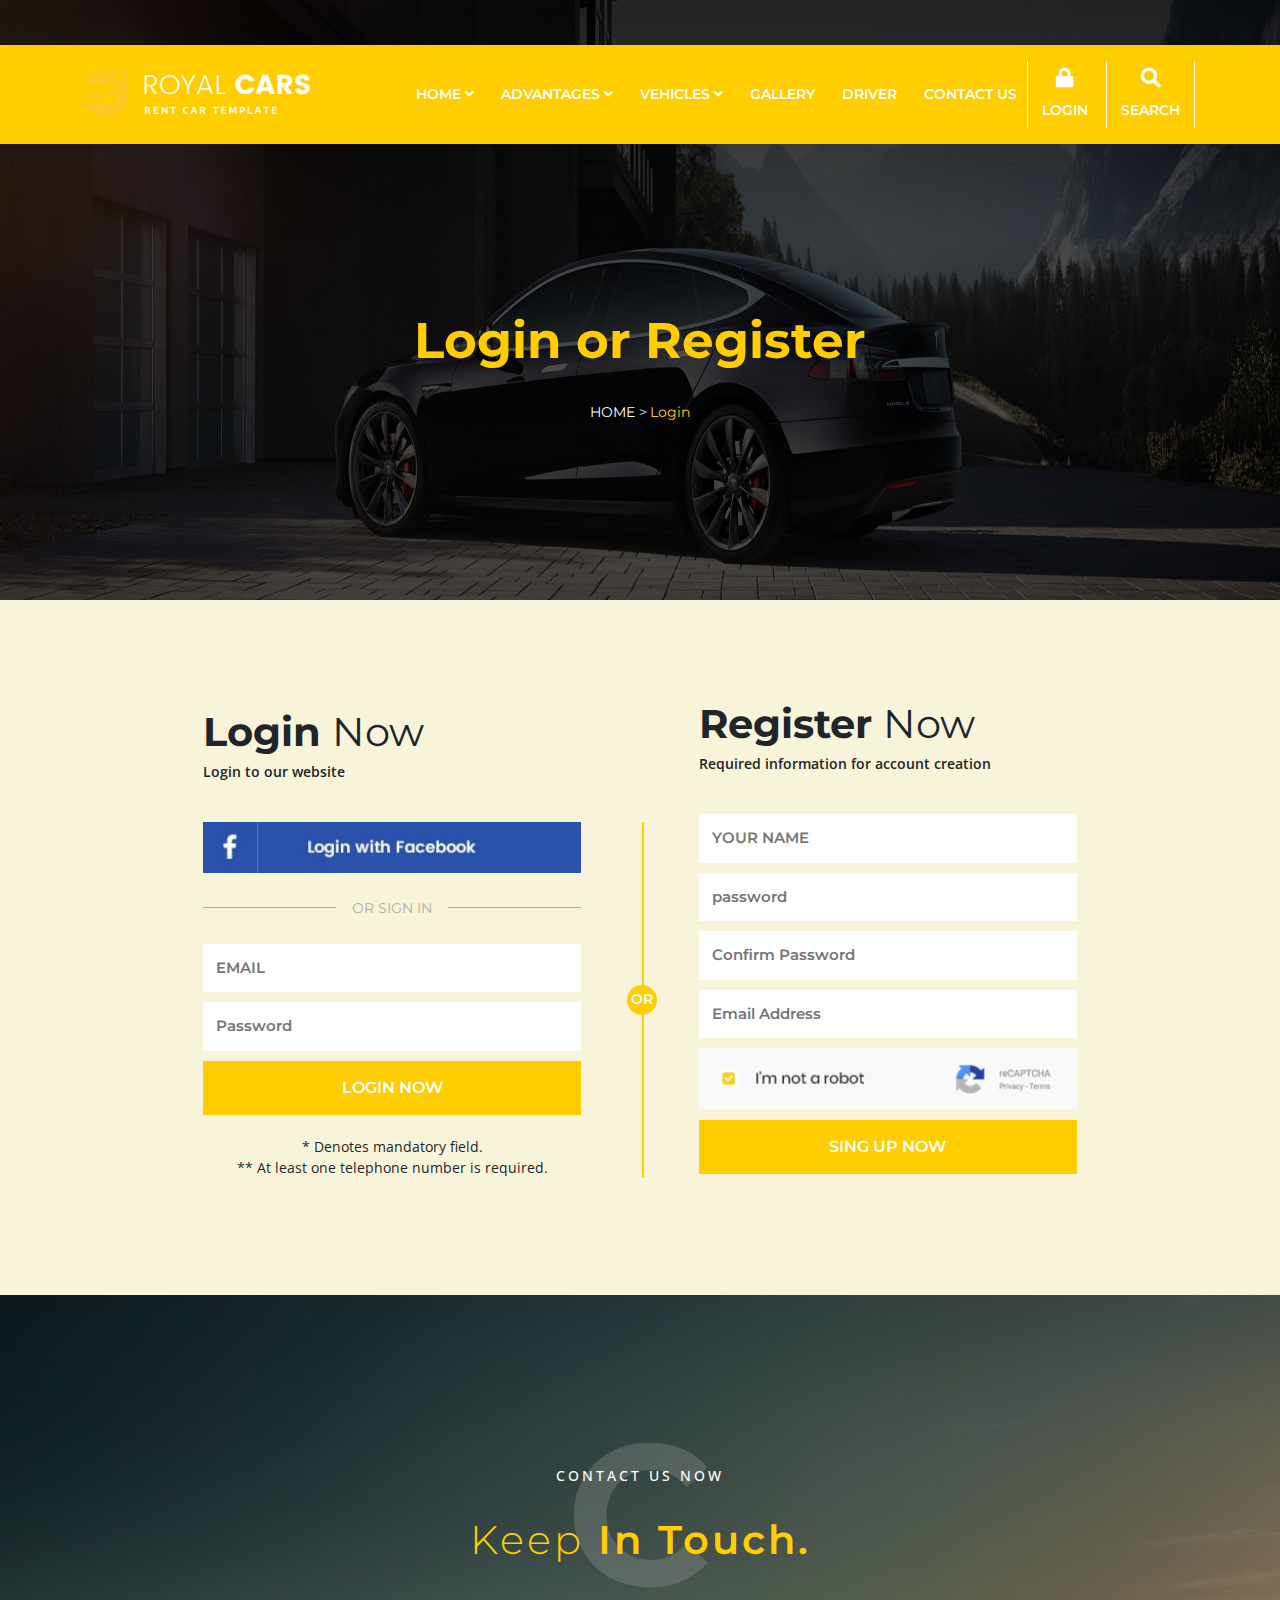
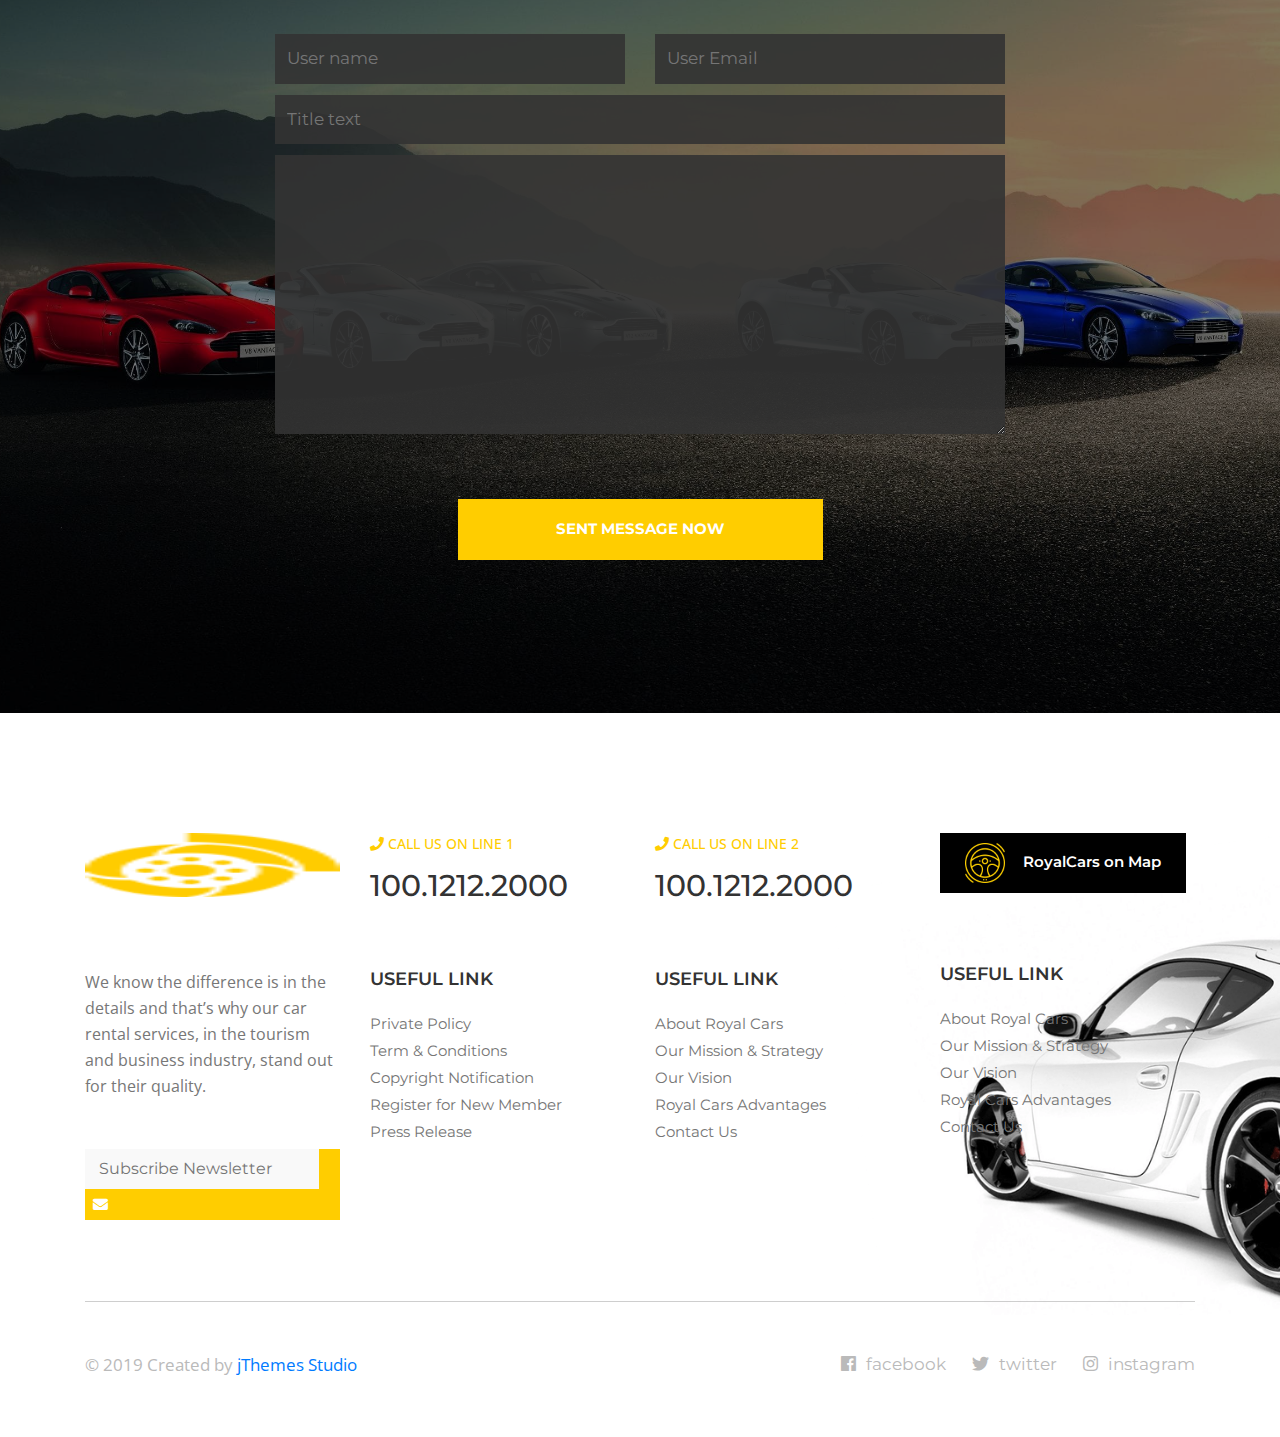
<file: login.html>
<!DOCTYPE html>
<html lang="en">

<head>
    <meta charset="UTF-8">
    <title>Car Car login</title>
    <meta name="viewport" content="width=device-width, initial-scale=1.0">
    <!-- Google Fonts -->
    <link href="https://fonts.googleapis.com/css?family=Montserrat:400,500,600,700,800|Open+Sans:400,600&display=swap"
        rel="stylesheet">
    <!-- All Css Files -->
    <link rel="icon" href="images/title-logo.png">
    <link rel="stylesheet" href="assets/css/all.min.css">
    <link rel="stylesheet" href="assets/css/bootstrap.min.css">
    <link rel="stylesheet" href="assets/css/owl.carousel.min.css">
    <link rel="stylesheet" href="assets/css/style.css">
    <link rel="stylesheet" href="assets/css/animate.min.css">
    <link rel="stylesheet" href="assets/css/Responsive.css">
</head>

<body>

    <!-- header part start -->

    <header class="header-area ">
        <div class="header-r r-home-3 ">
            <div class="container">
                <div class="row">
                    <div class="col-md-12">
                        <div class="header-part">
                            <div class="logo-area">
                                <img src="assets/images/logo-white.png" alt="">
                            </div>
                            <div class="main-menu ">
                                
                                <ul class="fist-menu">
                                    <li><a href="">Home
                                        <i class="fa fa-angle-down"></i></a>
                                        <ul class="lest-menu">
                                            <li><a href="index.html">>> Home 1</a></li>
                                            <li><a href="Index2.html">>> Home 2</a></li>
                                            <li><a href="index3.html">>> Home 3</a></li>
                                            <li><a href="index4.html">>> Home 4</a></li>
                                        </ul>
                                    </li>
                                    <li><a href="">advantages
                                        <i class="fa fa-angle-down"></i></a>
                                        <ul class="lest-menu">
                                            <li><a href="about.html">>> advantages 1</a></li>
                                        </ul>
                                    </li>
                                    <li><a href="">Vehicles
                                        <i class="fa fa-angle-down"></i></a>
                                        <ul class="lest-menu">
                                            <li><a href="Vehicles1.html">>> Vehicles 1</a></li>
                                            <li><a href="Vehicles2.html">>> Vehicles 2</a></li>
                                        </ul>
                                    </li>
                                    <li><a href="">GALLERY</a></li>
                                    <li><a href="Driver.html">DRIVER</a></li>
                                    <li><a href="Contact.html">CONTACT US</a></li>
                                </ul>

                                <div class="login-area">
                                    <a href="login.html"><i class="fa fa-lock"></i>LoGIN</a>
                                    <a class="search-click" href="search.html"><i class="fa fa-search"></i> search</a>
                                    
                                </div>

                            </div>
                            
                            <div class="menu-icon-des ">
                                <span></span>
                                <span></span>
                                <span></span>
                            </div>
                        </div>
                    </div>
                </div>
            </div>
        </div>

        <div class="r-header-inner-banner">
            <div class="container">
                <div class="col-md-12">
                    <div class="r-header-in-over">
                        <h2> Login or Register</h2>
                        <li><a href="">HOME ></a></li>
                        <li> Login</li>
                    </div>
                </div>
            </div>
        </div>
    </header>

    <div class="over-lay "></div>

 <!-- header part end -->
 
 <!-- logine-area start -->

    <section class="logine-area">
        <div class="container">
            <div class="row">
                <div class="col-md-12">
                    <div class="login-part-text">
                        <div class="login-left">
                            <div class="r-auth-head-all">
                                <h2>Login <span>Now</span></h2>
                                <p>Login to our website</p>
                            </div>
                            <div class="left-text-from">
                                <a href=""><img src="assets/images/fb.jpg" alt=""></a>
                                <div class="r-or-line">
                                    <span>OR SIGN IN</span>
                                </div>
                                <form action="">
                                    <div class="form-group_login">
                                        <input type="email" placeholder="EMAIL">
                                        <input type="password" placeholder="Password">
                                        <input type="submit" value="LOGIN NOW">
                                        <p>* Denotes mandatory field. <br>** At least one telephone number is required.</p>
                                    </div>
                                </form>
                            </div>
                        </div>
                        <div class="login-right">
                            <div class="r-auth-head-all">
                                <h2>Register <span>Now</span></h2>
                                <p>Required information for account creation</p>
                            </div>
                            <div class="form-group_login">
                                <input type="text" placeholder="YOUR NAME">
                                <input type="password" placeholder="password">
                                <input type="password" placeholder="Confirm Password">
                                <input type="email" placeholder="Email Address">
                                <img src="assets/images/recaptcha.jpg" alt="">
                                <input type="submit" value="SING UP NOW">
                            </div>
                        </div>
                    </div>
                </div>
            </div>
        </div>
    </section>

 <!-- logine-area end -->



    <!-- contact us now start -->

    <section class="contact-area about-2">
        <div class="container">
            <div class="row">
                <div class="col-md-12">
                    <div class="section-title r-contact">
                        <p>CONTACT US NOW</p>
                        <h2>Keep<span> In Touch.</span> </h2>
                    </div>
                </div>
            </div>
            <div class="row">
                <div class="offset-md-2 col-md-8">
                    <div class="contact-r-from">
                        <div class="row">
                            <div class="col-md-6">
                                <div class="from-fild">
                                    <input type="text" placeholder="User name">
                                </div>
                            </div>
                            <div class="col-md-6">
                                <div class="from-fild">
                                    <input type="email" placeholder="User Email">
                                </div>
                            </div>
                        </div>
                        <div class="from-fild">
                            <input type="text" placeholder="Title text">
                        </div>
                        <div class="from-fild">
                            <textarea name="" id="" cols="30" rows="10"></textarea>
                        </div>
                        <div class="from-fild">
                            <input type="submit" value="SENT MESSAGE NOW">
                        </div>

                    </div>
                </div>
            </div>
            
        </div>
    </section>

    <!-- contact us now end -->



    <!-- footer area start -->

    <section class="footer-area-top">
        <div class="container">
            <div class="row">
                <div class="col-lg-3 col-sm-6">
                    <div class="footer-logo-text">
                        <div class="footer-logo">
                            <img src="assets/images/footer-form-icon.png" alt="">
                            <p>We know the difference is in the details and that’s why our car rental services, in the tourism and business industry, stand out for their quality.</p>
                            <div class="email-area">
                                <input type="email" placeholder="Subscribe Newsletter">
                                <i class="fa fa-envelope"></i>
                            </div>
                        </div>
                    </div>
                </div>
                <div class="col-lg-3 col-sm-6">
                    <div class="r-footer">
                        <div class="contact-us">
                            <p><i class="fa fa-phone"></i> CALL US ON LINE 1</p>
                            <h3>100.1212.2000</h3>
                            
                        </div>
                        <div class="list-link">
                            <h2>USEFUL LINK</h2>
                            <ul>
                                <li><a href="">Private Policy</a></li>
                                <li><a href="">Term & Conditions</a></li>
                                <li><a href="">Copyright Notification</a></li>
                                <li><a href="">Register for New Member</a></li>
                                <li><a href="">Press Release</a></li>
                            </ul>
                        </div>
                    </div>
                    

                </div>
                <div class="col-lg-3 col-sm-6">
                    <div class="r-footer">
                        <div class="contact-us">
                            <p><i class="fa fa-phone"></i> CALL US ON LINE 2</p>
                            <h3>100.1212.2000</h3>
                            
                        </div>
                        <div class="list-link">
                            <h2>USEFUL LINK</h2>
                            <ul>
                                <li><a href="">About Royal Cars</a></li>
                                <li><a href="">Our Mission & Strategy</a></li>
                                <li><a href="">Our Vision</a></li>
                                <li><a href="">Royal Cars Advantages</a></li>
                                <li><a href="">Contact Us</a></li>
                            </ul>
                        </div>
                    </div>

                </div>
                <div class="col-lg-3 col-sm-6">
                    <div class="r-footer">
                        <div class="footer-weiget">
                            <a href="">
                               <img src="assets/images/icon-cars-count.png" alt="">
                                <span> RoyalCars on Map</span> 
                            </a>
                            <div class="list-link">
                                <h2>USEFUL LINK</h2>
                                <ul>
                                    <li><a href="">About Royal Cars</a></li>
                                    <li><a href="">Our Mission & Strategy</a></li>
                                    <li><a href="">Our Vision</a></li>
                                    <li><a href="">Royal Cars Advantages</a></li>
                                    <li><a href="">Contact Us</a></li>
                                </ul>
                            </div>
                        </div>
                        
                    </div>
                </div>
            </div>
        </div>
        <div class="container">
            <div class="row">
                <div class="col-md-12">
                    <div class="coppy-text">
                        <div class="coppy-right">
                            <p>© 2019 Created by <a href=""> jThemes Studio</a></p>
                        </div>
                        <div class="coppy-left">
                            <a href=""><i class="fab fa-facebook"></i>facebook</a>
                            <a href=""><i class="fab fa-twitter"></i>twitter</a>
                            <a href=""><i class="fab fa-instagram"></i>instagram</a>
                        </div>
                    </div>
                </div>
            </div>
        </div>
    </section>

    <!-- footer area end -->















    <!-- All Js-->
    <script type="text/javascript" src="assets/js/jquery-1.12.4.min.js"></script>
    <script type="text/javascript" src="assets/js/bootstrap.min.js"></script>
    <script type="text/javascript" src="assets/js/owl.carousel.min.js"></script>
    <script type="text/javascript" src="assets/js/counte.js"></script>
    <script type="text/javascript" src="assets/js/custom.js"></script>
    <script>
        new WOW().init();

    </script>




    

</body>

</html>
</file>
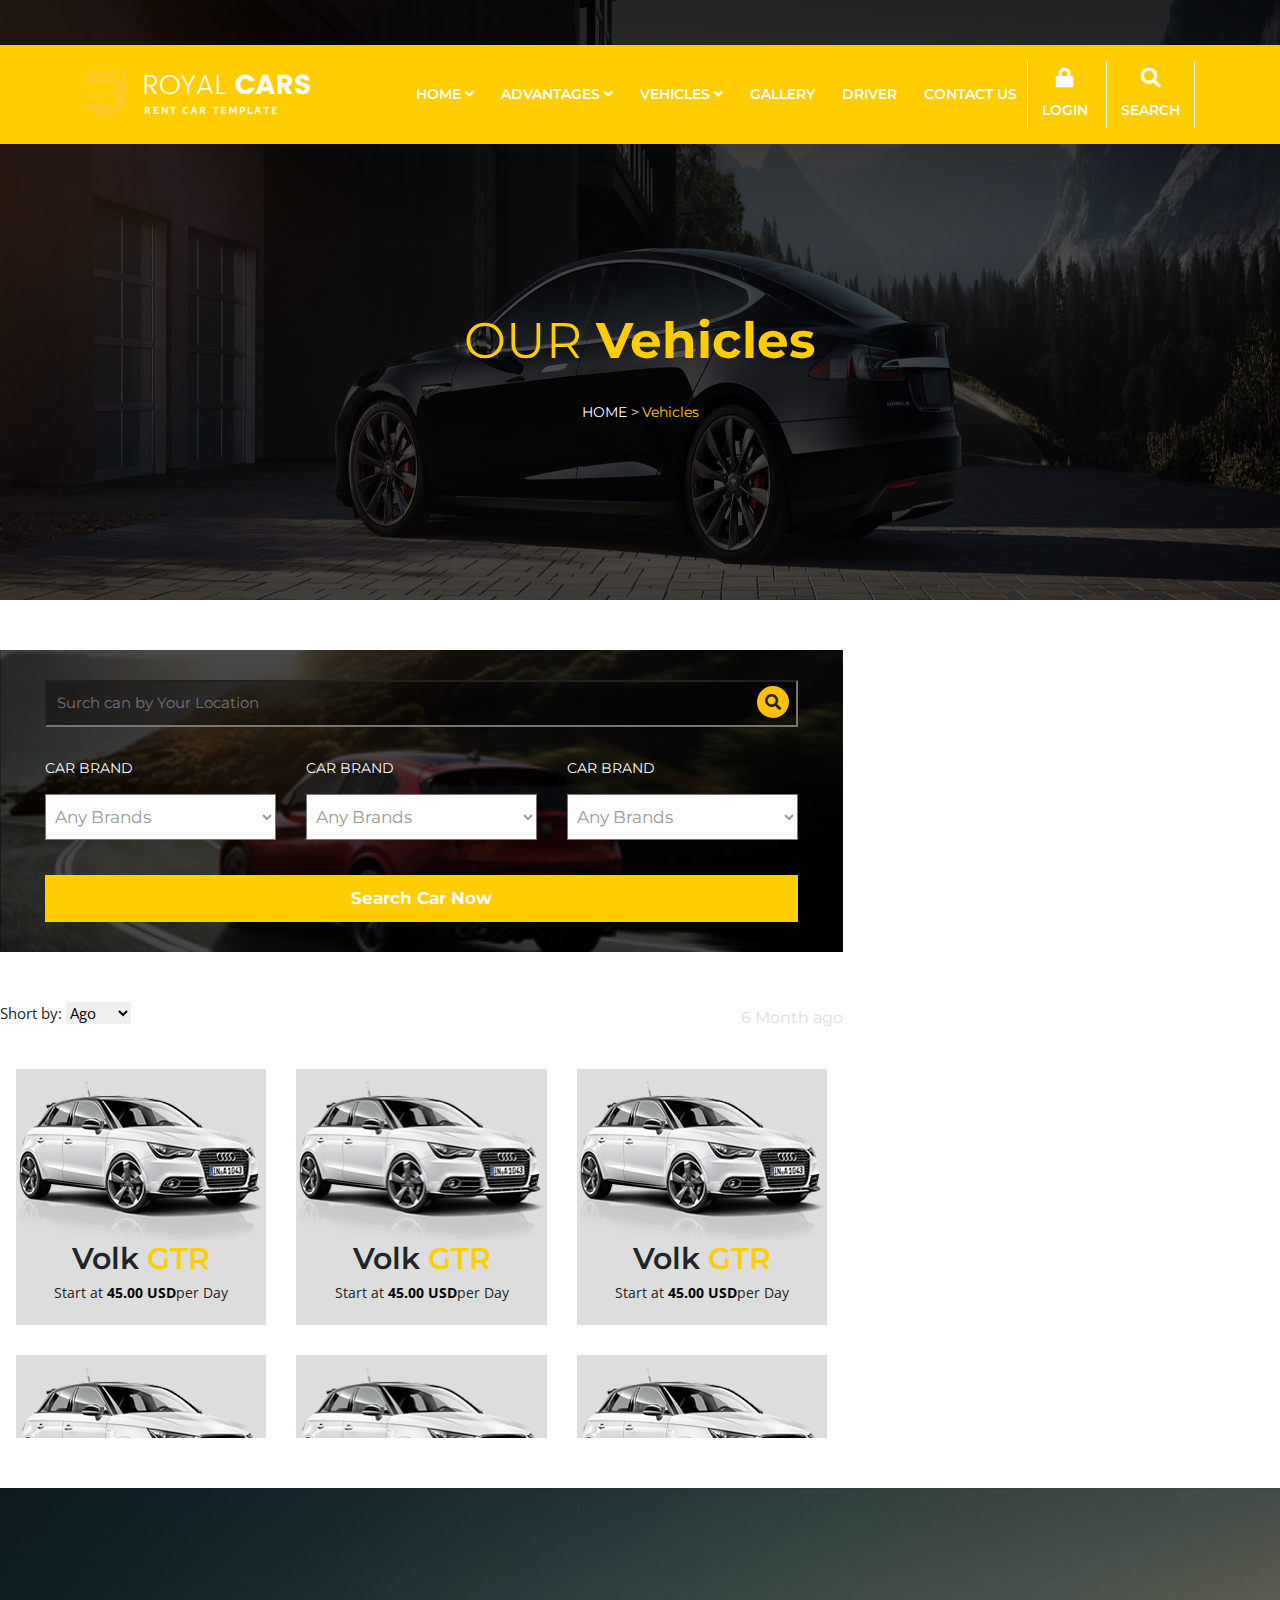
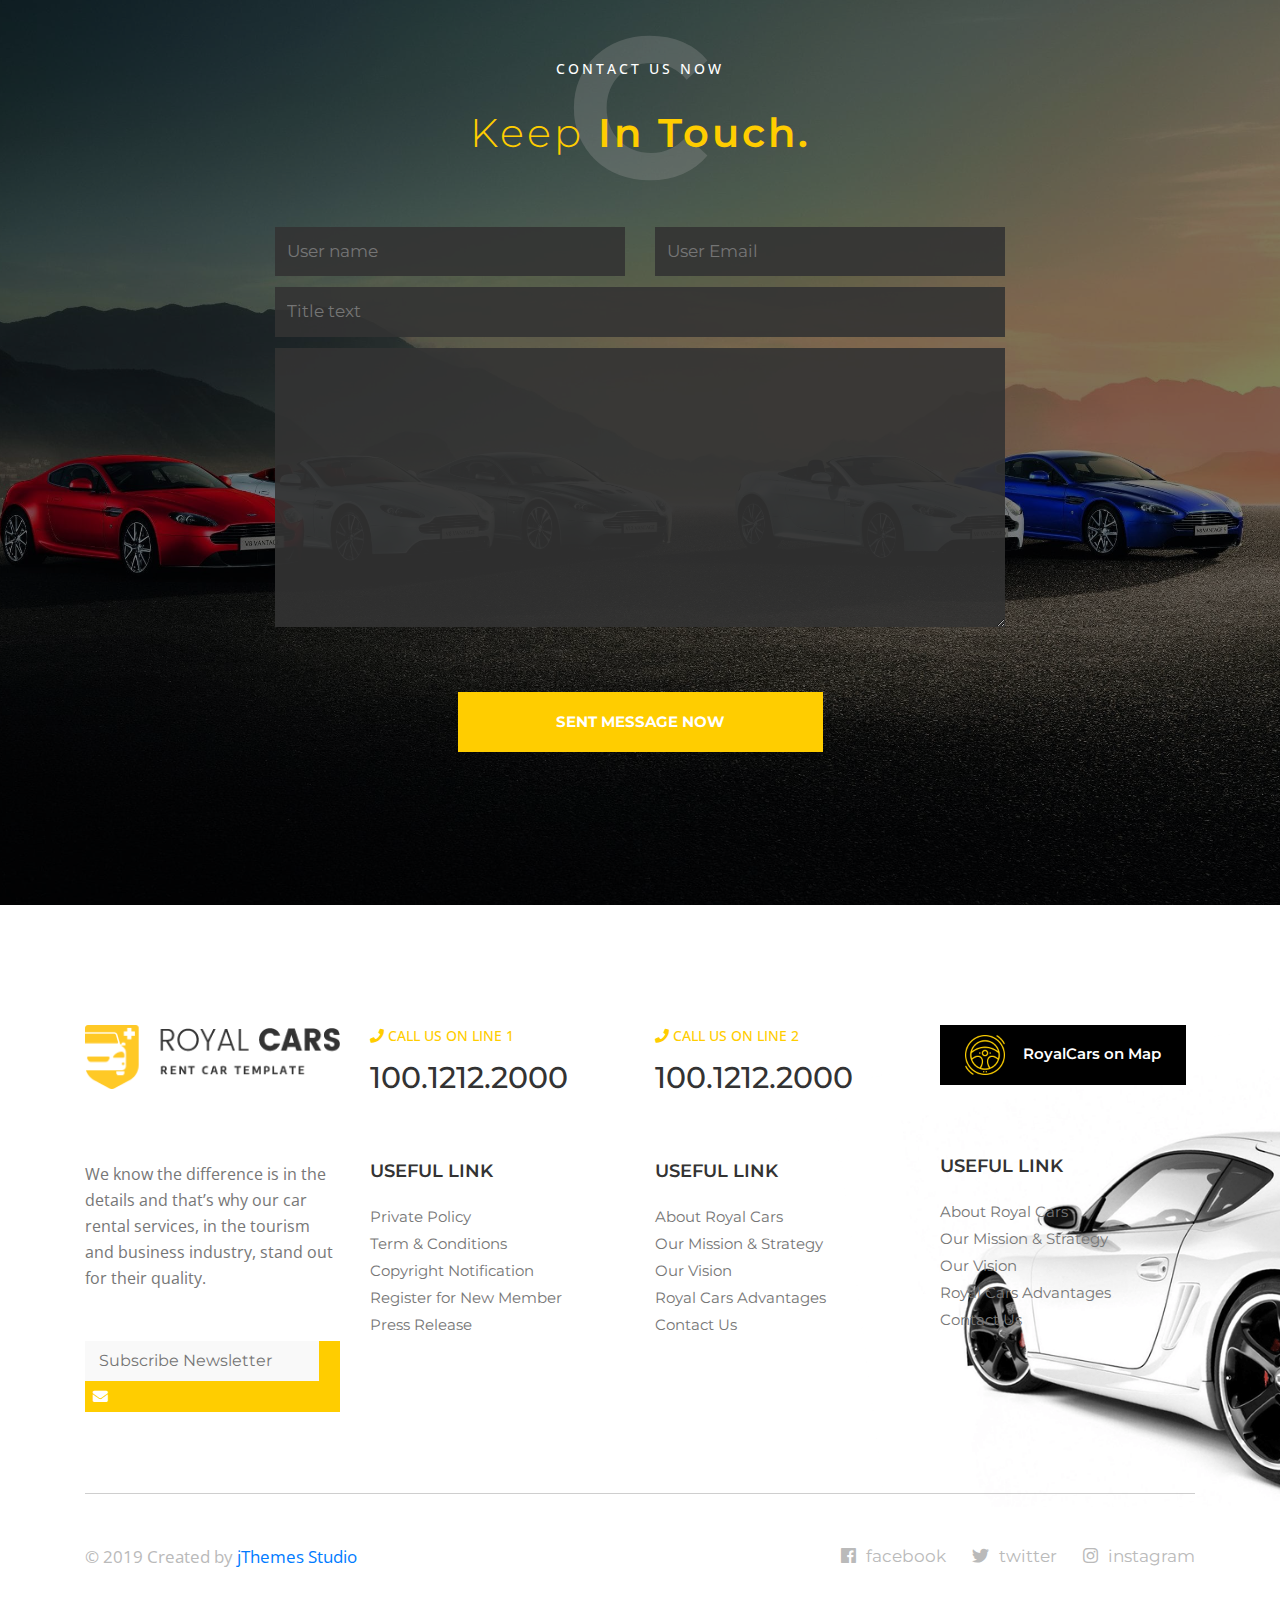
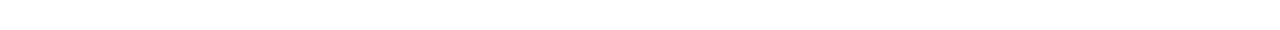
<file: Vehicles1.html>
<!DOCTYPE html>
<html lang="en">

<head>
    <meta charset="UTF-8">
    <title>Car Car Vehicles 1</title>
    <meta name="viewport" content="width=device-width, initial-scale=1.0">
    <!-- Google Fonts -->
    <link href="https://fonts.googleapis.com/css?family=Montserrat:400,500,600,700,800|Open+Sans:400,600&display=swap"
        rel="stylesheet">
    <!-- All Css Files -->
    <link rel="icon" href="images/title-logo.png">
    <link rel="stylesheet" href="assets/css/all.min.css">
    <link rel="stylesheet" href="assets/css/bootstrap.min.css">
    <link rel="stylesheet" href="assets/css/owl.carousel.min.css">
    <link rel="stylesheet" href="assets/css/style.css">
    <link rel="stylesheet" href="assets/css/animate.min.css">
    <link rel="stylesheet" href="assets/css/Responsive.css">
</head>

<body>

    <!-- header part start -->

    <header class="header-area ">
        <div class="header-r r-home-3 ">
            <div class="container">
                <div class="row">
                    <div class="col-md-12">
                        <div class="header-part">
                            <div class="logo-area">
                                <img src="assets/images/logo-white.png" alt="">
                            </div>
                            <div class="main-menu ">
                                
                                <ul class="fist-menu">
                                    <li><a href="">Home
                                        <i class="fa fa-angle-down"></i></a>
                                        <ul class="lest-menu">
                                            <li><a href="index.html">>> Home 1</a></li>
                                            <li><a href="Index2.html">>> Home 2</a></li>
                                            <li><a href="index3.html">>> Home 3</a></li>
                                            <li><a href="index4.html">>> Home 4</a></li>
                                        </ul>
                                    </li>
                                    <li><a href="">advantages
                                        <i class="fa fa-angle-down"></i></a>
                                        <ul class="lest-menu">
                                            <li><a href="about.html">>> advantages 1</a></li>
                                        </ul>
                                    </li>
                                    <li><a href="">Vehicles
                                        <i class="fa fa-angle-down"></i></a>
                                        <ul class="lest-menu">
                                            <li><a href="Vehicles1.html">>> Vehicles 1</a></li>
                                            <li><a href="Vehicles2.html">>> Vehicles 2</a></li>
                                        </ul>
                                    </li>
                                    <li><a href="Gralley.html">GALLERY</a></li>
                                    <li><a href="Driver.html">DRIVER</a></li>
                                    <li><a href="Contact.html">CONTACT US</a></li>
                                </ul>

                                <div class="login-area">
                                    <a href="login.html"><i class="fa fa-lock"></i>LoGIN</a>
                                    <a class="search-click" href="search.html"><i class="fa fa-search"></i> search</a>
                                </div>

                            </div>
                            <div class="menu-icon-des ">
                                <span></span>
                                <span></span>
                                <span></span>
                            </div>
                        </div>
                    </div>
                </div>
            </div>
        </div>
        <div class="r-header-inner-banner">
            <div class="container">
                <div class="col-md-12">
                    <div class="r-header-in-over">
                        <h2><span>OUR</span> Vehicles</h2>
                        <li><a href="">HOME ></a></li>
                        <li> Vehicles</li>
                    </div>
                </div>
            </div>
        </div>
    </header>

    <div class="over-lay "></div>

 <!-- header part end -->
 
    <!-- Vehicles surch start -->

    <section class="Vehicles">
        <div class="row">
            <div class="col-lg-8  col-sm-12">
                <div class="vehi-r-surch">
                    <div class="r-v-search">
                        <input type="text" placeholder="Surch can by Your Location">
                        <i class="fa fa-search"></i>
                    </div>
                    <div class="row">
                        <div class="col-md-4">
                            <div class="group-from">
                                <label for="">CAR BRAND</label>
                                <select class="contol-from" name="" id="" >
                                    <option value="">Any Brands</option>
                                    <option value="">Any Brands</option>
                                    <option value="">Any Brands</option>
                                </select>
                            </div>
                        </div>
                        <div class="col-md-4">
                            <div class="group-from">
                                <label for="">CAR BRAND</label>
                                <select class="contol-from" name="" id="" >
                                    <option value="">Any Brands</option>
                                    <option value="">Any Brands</option>
                                    <option value="">Any Brands</option>
                                </select>
                            </div>
                        </div>
                        <div class="col-md-4">
                            <div class="group-from">
                                <label for="">CAR BRAND</label>
                                <select class="contol-from" name="" id="" >
                                    <option value="">Any Brands</option>
                                    <option value="">Any Brands</option>
                                    <option value="">Any Brands</option>
                                </select>
                            </div>
                        </div>
                    </div>
                    <div class="row">
                        <div class="col-md-12">
                            <div class="group-from">
                                <input type="submit" value="Search Car Now">
                            </div>
                        </div>
                    </div>
                    
                </div>
            </div>
        </div>
    </section>
    

    <!-- Vehicles surch end -->

    <!-- Vehicles surch 2 ago start -->

    <section class="Vehicles-ago-2">
        <div class="row">
            <div class="col-lg-8 col-sm-12">
                <div class="Vehicles-2-text">
                    <div class="ago-are">
                        <p>Short by:
                            <select class="contol-ago" name="" id="" >
                                <option value="">Ago</option>
                                <option value="">Month</option>
                                <option value="">Weick</option>
                            </select>
                        </p>
                        <span>6 Month ago</span>
                    </div>
                    <div class="scrol-r-car">
                        <div class="row">
                            <div class="col-md-4">
                                <div class="r-car-part-vechi">
                                    <img src="assets/images/car-1.png" alt="">
                                    <h2>Volk <span>GTR</span></h2>
                                    <p>Start at <span>45.00 USD</span>per Day</p>
                                </div>
                            </div>
                            <div class="col-md-4">
                                <div class="r-car-part-vechi">
                                    <img src="assets/images/car-1.png" alt="">
                                    <h2>Volk <span>GTR</span></h2>
                                    <p>Start at <span>45.00 USD</span>per Day</p>
                                </div>
                            </div>
                            <div class="col-md-4">
                                <div class="r-car-part-vechi">
                                    <img src="assets/images/car-1.png" alt="">
                                    <h2>Volk <span>GTR</span></h2>
                                    <p>Start at <span>45.00 USD</span>per Day</p>
                                </div>
                            </div>
                            <div class="col-md-4">
                                <div class="r-car-part-vechi">
                                    <img src="assets/images/car-1.png" alt="">
                                    <h2>Volk <span>GTR</span></h2>
                                    <p>Start at <span>45.00 USD</span>per Day</p>
                                </div>
                            </div>
                            <div class="col-md-4">
                                <div class="r-car-part-vechi">
                                    <img src="assets/images/car-1.png" alt="">
                                    <h2>Volk <span>GTR</span></h2>
                                    <p>Start at <span>45.00 USD</span>per Day</p>
                                </div>
                            </div>
                            <div class="col-md-4">
                                <div class="r-car-part-vechi">
                                    <img src="assets/images/car-1.png" alt="">
                                    <h2>Volk <span>GTR</span></h2>
                                    <p>Start at <span>45.00 USD</span>per Day</p>
                                </div>
                            </div>
                        </div>
                    </div>
                </div>
            </div>
        </div>
    </section>

    <!-- Vehicles surch 2 ago end -->


    <!-- contact us now start -->

    <section class="contact-area about-2">
        <div class="container">
            <div class="row">
                <div class="col-md-12">
                    <div class="section-title r-contact">
                        <p>CONTACT US NOW</p>
                        <h2>Keep<span> In Touch.</span> </h2>
                    </div>
                </div>
            </div>
            <div class="row">
                <div class="offset-md-2 col-md-8">
                    <div class="contact-r-from">
                        <div class="row">
                            <div class="col-md-6">
                                <div class="from-fild">
                                    <input type="text" placeholder="User name">
                                </div>
                            </div>
                            <div class="col-md-6">
                                <div class="from-fild">
                                    <input type="email" placeholder="User Email">
                                </div>
                            </div>
                        </div>
                        <div class="from-fild">
                            <input type="text" placeholder="Title text">
                        </div>
                        <div class="from-fild">
                            <textarea name="" id="" cols="30" rows="10"></textarea>
                        </div>
                        <div class="from-fild">
                            <input type="submit" value="SENT MESSAGE NOW">
                        </div>

                    </div>
                </div>
            </div>
            
        </div>
    </section>

    <!-- contact us now end -->



    <!-- footer area start -->

    <section class="footer-area-top">
        <div class="container">
            <div class="row">
                <div class="col-lg-3 col-sm-6">
                    <div class="footer-logo-text">
                        <div class="footer-logo">
                            <img src="assets/images/footer-logo.png" alt="">
                            <p>We know the difference is in the details and that’s why our car rental services, in the tourism and business industry, stand out for their quality.</p>
                            <div class="email-area">
                                <input type="email" placeholder="Subscribe Newsletter">
                                <i class="fa fa-envelope"></i>
                            </div>
                        </div>
                    </div>
                </div>
                <div class="col-lg-3 col-sm-6">
                    <div class="r-footer">
                        <div class="contact-us">
                            <p><i class="fa fa-phone"></i> CALL US ON LINE 1</p>
                            <h3>100.1212.2000</h3>
                            
                        </div>
                        <div class="list-link">
                            <h2>USEFUL LINK</h2>
                            <ul>
                                <li><a href="">Private Policy</a></li>
                                <li><a href="">Term & Conditions</a></li>
                                <li><a href="">Copyright Notification</a></li>
                                <li><a href="">Register for New Member</a></li>
                                <li><a href="">Press Release</a></li>
                            </ul>
                        </div>
                    </div>
                    

                </div>
                <div class="col-lg-3 col-sm-6">
                    <div class="r-footer">
                        <div class="contact-us">
                            <p><i class="fa fa-phone"></i> CALL US ON LINE 2</p>
                            <h3>100.1212.2000</h3>
                            
                        </div>
                        <div class="list-link">
                            <h2>USEFUL LINK</h2>
                            <ul>
                                <li><a href="">About Royal Cars</a></li>
                                <li><a href="">Our Mission & Strategy</a></li>
                                <li><a href="">Our Vision</a></li>
                                <li><a href="">Royal Cars Advantages</a></li>
                                <li><a href="">Contact Us</a></li>
                            </ul>
                        </div>
                    </div>

                </div>
                <div class="col-lg-3 col-sm-6">
                    <div class="r-footer">
                        <div class="footer-weiget">
                            <a href="">
                               <img src="assets/images/icon-cars-count.png" alt="">
                                <span> RoyalCars on Map</span> 
                            </a>
                            <div class="list-link">
                                <h2>USEFUL LINK</h2>
                                <ul>
                                    <li><a href="">About Royal Cars</a></li>
                                    <li><a href="">Our Mission & Strategy</a></li>
                                    <li><a href="">Our Vision</a></li>
                                    <li><a href="">Royal Cars Advantages</a></li>
                                    <li><a href="">Contact Us</a></li>
                                </ul>
                            </div>
                        </div>
                        
                    </div>
                </div>
            </div>
        </div>
        <div class="container">
            <div class="row">
                <div class="col-md-12">
                    <div class="coppy-text">
                        <div class="coppy-right">
                            <p>© 2019 Created by <a href=""> jThemes Studio</a></p>
                        </div>
                        <div class="coppy-left">
                            <a href=""><i class="fab fa-facebook"></i>facebook</a>
                            <a href=""><i class="fab fa-twitter"></i>twitter</a>
                            <a href=""><i class="fab fa-instagram"></i>instagram</a>
                        </div>
                    </div>
                </div>
            </div>
        </div>
    </section>

    <!-- footer area end -->
















    <!-- All Js-->
    <script type="text/javascript" src="assets/js/jquery-1.12.4.min.js"></script>
    <script type="text/javascript" src="assets/js/bootstrap.min.js"></script>
    <script type="text/javascript" src="assets/js/owl.carousel.min.js"></script>
    <script type="text/javascript" src="assets/js/counte.js"></script>
    <script type="text/javascript" src="assets/js/custom.js"></script>
    <script>
        new WOW().init();

    </script>




    

</body>

</html>
</file>
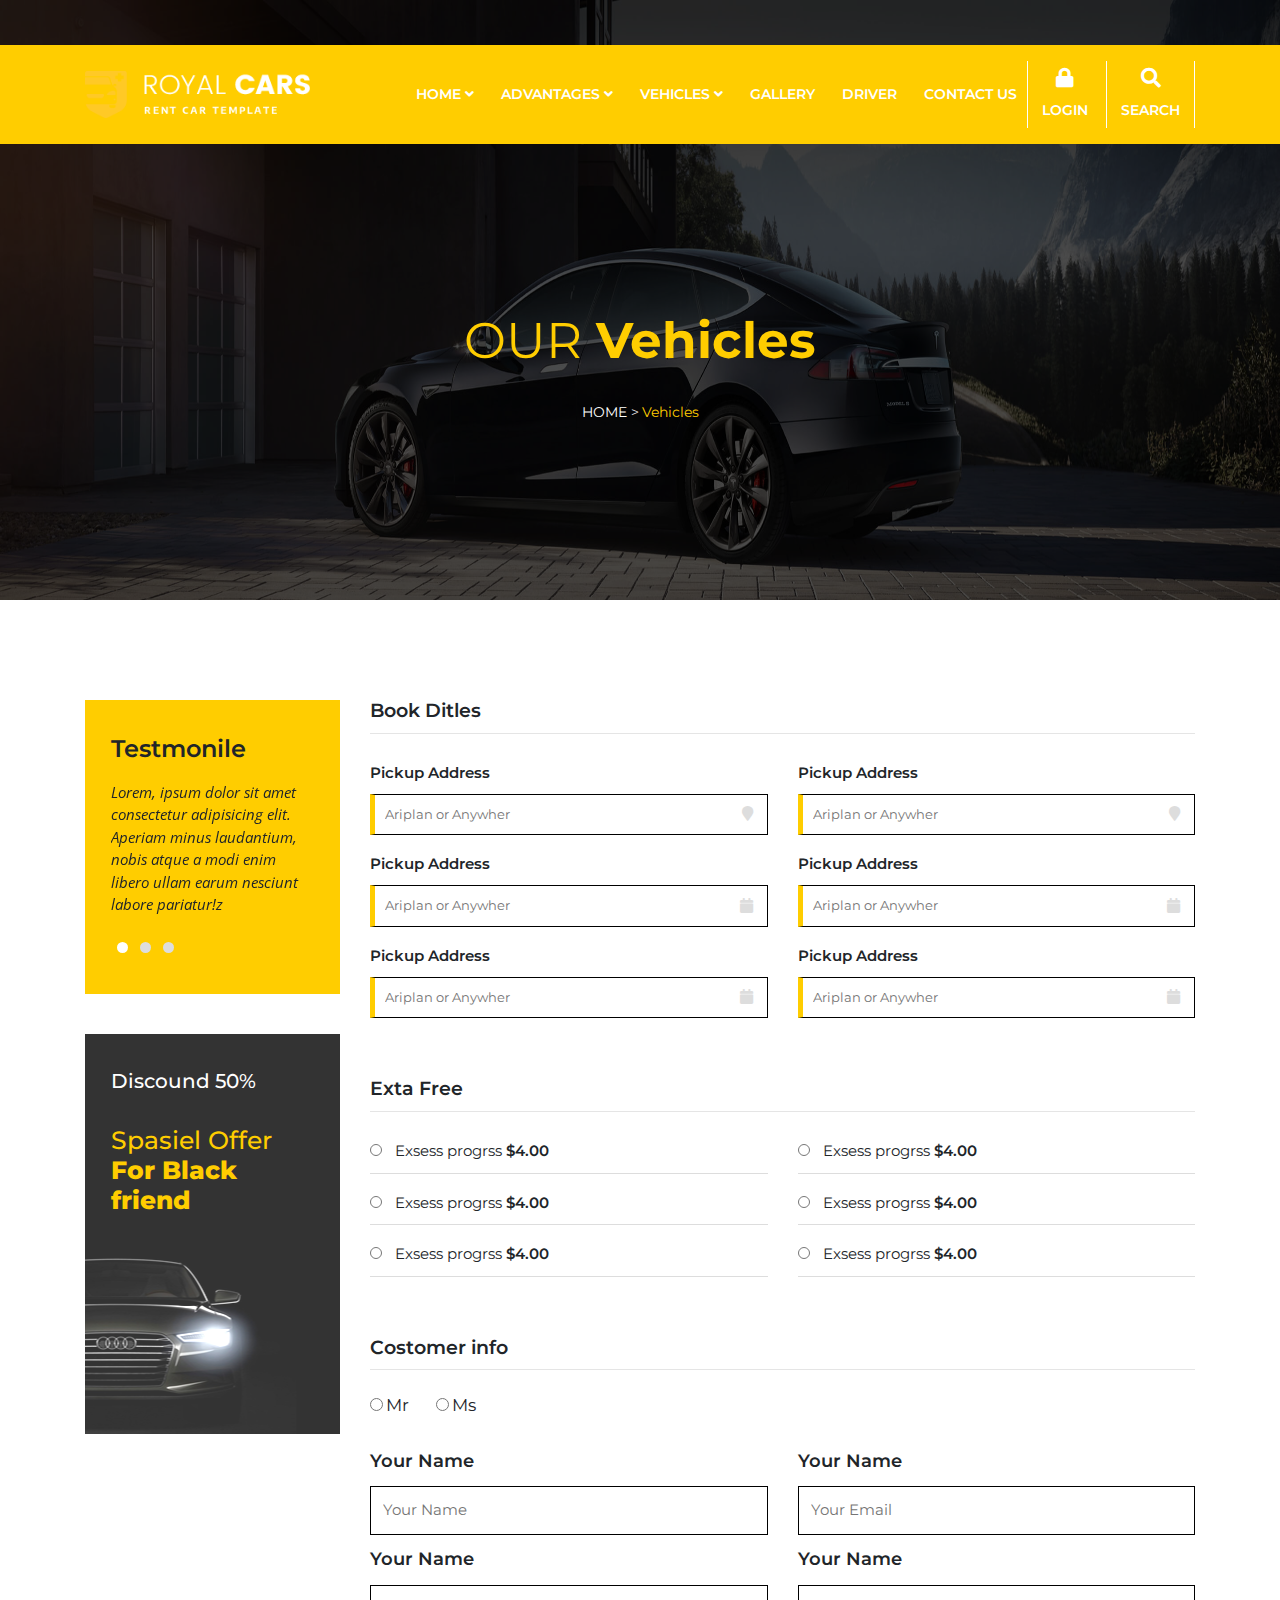
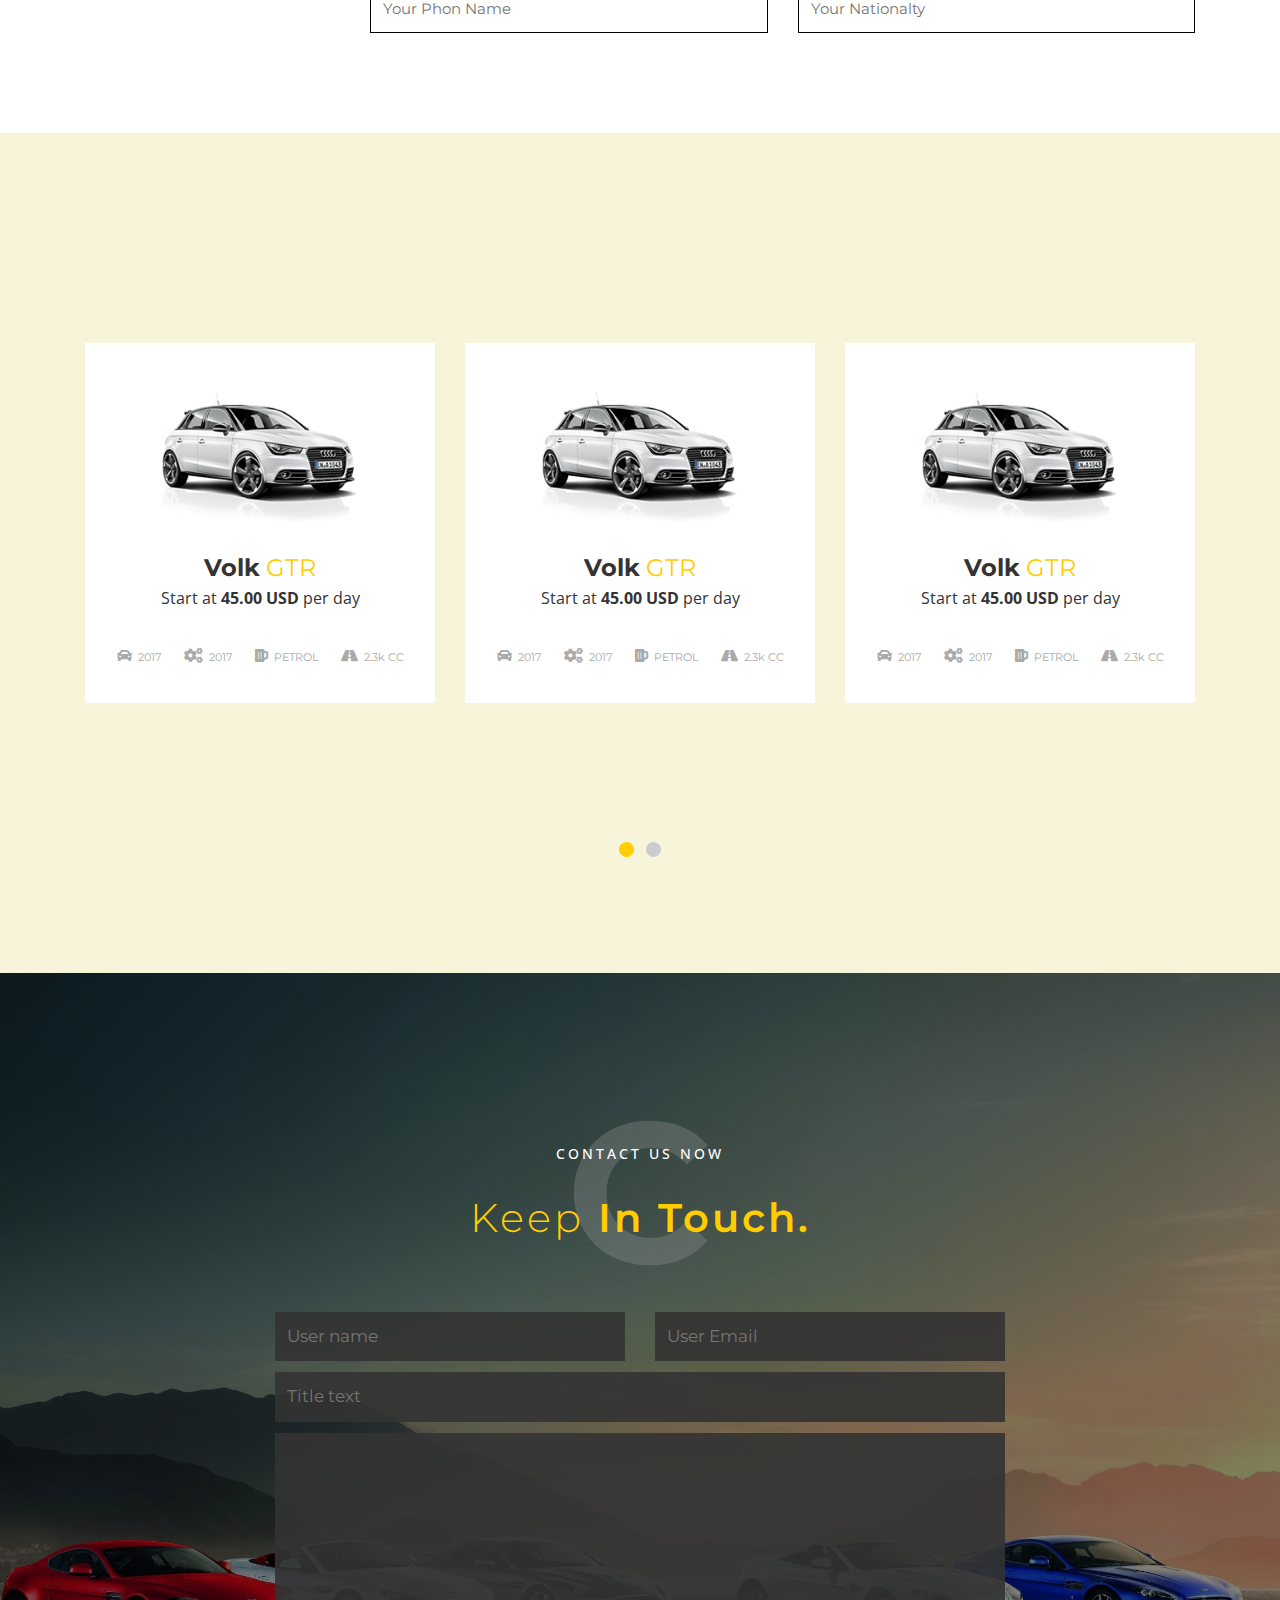
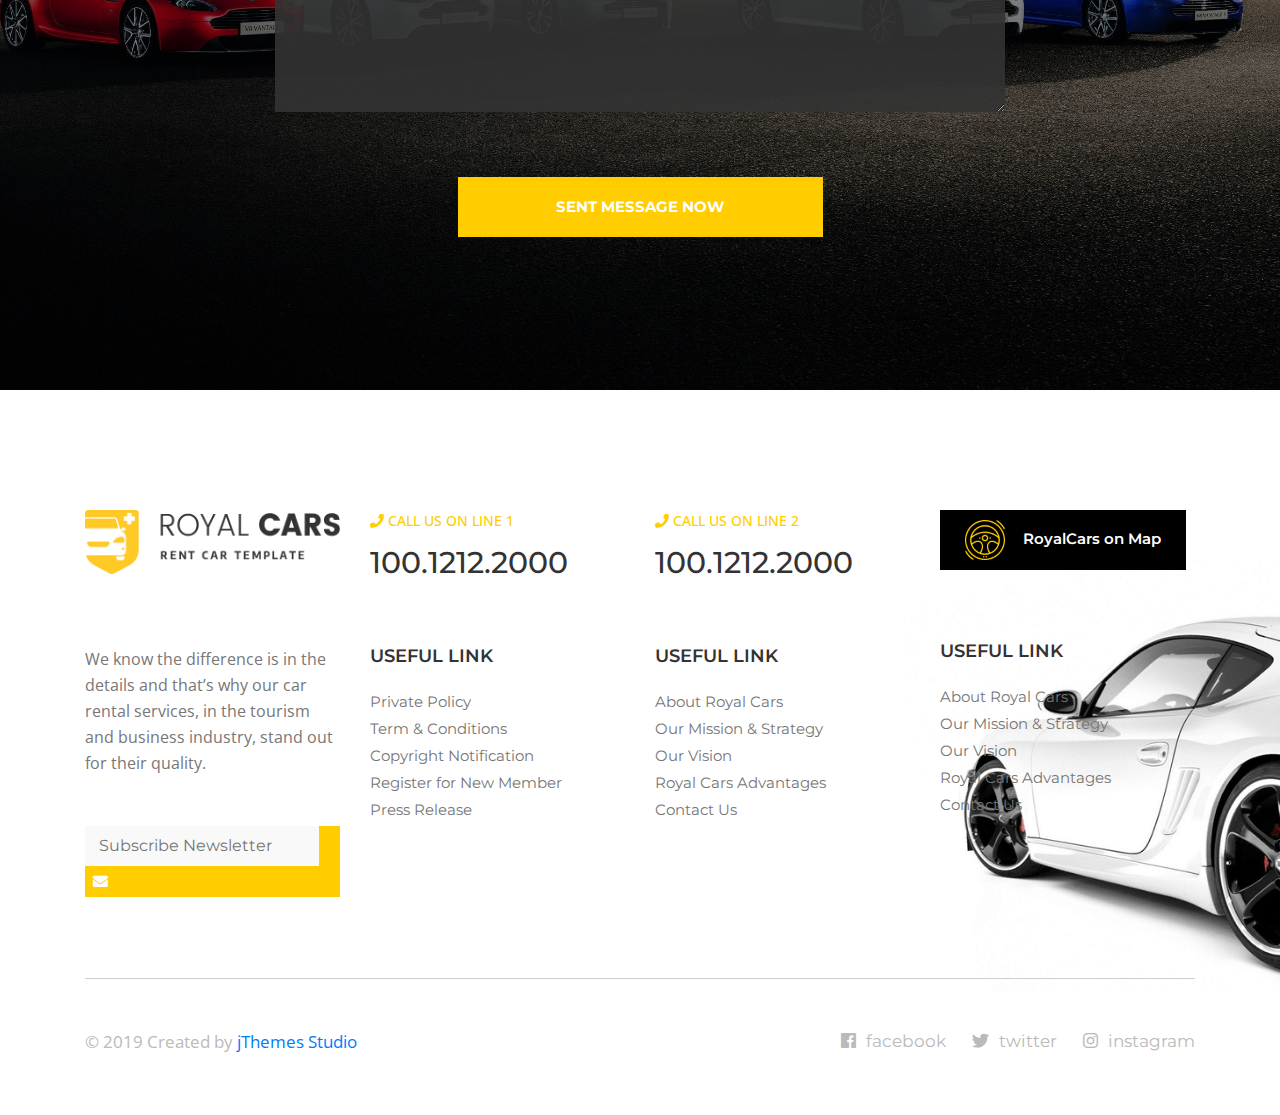
<file: Vehicles2.html>
<!DOCTYPE html>
<html lang="en">

<head>
    <meta charset="UTF-8">
    <title>Car Car Vehicles 2</title>
    <meta name="viewport" content="width=device-width, initial-scale=1.0">
    <!-- Google Fonts -->
    <link href="https://fonts.googleapis.com/css?family=Montserrat:400,500,600,700,800|Open+Sans:400,600&display=swap"
        rel="stylesheet">
    <!-- All Css Files -->
    <link rel="icon" href="images/title-logo.png">
    <link rel="stylesheet" href="assets/css/all.min.css">
    <link rel="stylesheet" href="assets/css/bootstrap.min.css">
    <link rel="stylesheet" href="assets/css/owl.carousel.min.css">
    <link rel="stylesheet" href="assets/css/style.css">
    <link rel="stylesheet" href="assets/css/animate.min.css">
    <link rel="stylesheet" href="assets/css/Responsive.css">
</head>

<body>

    <!-- header part start -->

    <header class="header-area ">
        <div class="header-r r-home-3 ">
            <div class="container">
                <div class="row">
                    <div class="col-md-12">
                        <div class="header-part">
                            <div class="logo-area">
                                <img src="assets/images/logo-white.png" alt="">
                            </div>
                            <div class="main-menu ">
                                
                                <ul class="fist-menu">
                                    <li><a href="">Home
                                        <i class="fa fa-angle-down"></i></a>
                                        <ul class="lest-menu">
                                            <li><a href="index.html">>> Home 1</a></li>
                                            <li><a href="Index2.html">>> Home 2</a></li>
                                            <li><a href="index3.html">>> Home 3</a></li>
                                            <li><a href="index4.html">>> Home 4</a></li>
                                        </ul>
                                    </li>
                                    <li><a href="">advantages
                                        <i class="fa fa-angle-down"></i></a>
                                        <ul class="lest-menu">
                                            <li><a href="about.html">>> advantages 1</a></li>
                                        </ul>
                                    </li>
                                    <li><a href="">Vehicles
                                        <i class="fa fa-angle-down"></i></a>
                                        <ul class="lest-menu">
                                            <li><a href="Vehicles1.html">>> Vehicles 1</a></li>
                                            <li><a href="Vehicles2.html">>> Vehicles 2</a></li>
                                        </ul>
                                    </li>
                                    <li><a href="Gralley.html">GALLERY</a></li>
                                    <li><a href="Driver.html">DRIVER</a></li>
                                    <li><a href="Contact.html">CONTACT US</a></li>
                                </ul>

                                <div class="login-area">
                                    <a href="login.html"><i class="fa fa-lock"></i>LoGIN</a>
                                    <a class="search-click" href="search.html"><i class="fa fa-search"></i> search</a>
                                </div>

                            </div>
                            <div class="menu-icon-des ">
                                <span></span>
                                <span></span>
                                <span></span>
                            </div>
                        </div>
                    </div>
                </div>
            </div>
        </div>
        <div class="r-header-inner-banner">
            <div class="container">
                <div class="col-md-12">
                    <div class="r-header-in-over">
                        <h2><span>OUR</span> Vehicles</h2>
                        <li><a href="">HOME ></a></li>
                        <li> Vehicles</li>
                    </div>
                </div>
            </div>
        </div>
    </header>

    <div class="over-lay "></div>

 <!-- header part end -->
 
<!--Vehicles 2 area start  -->

    <section class="Vehicles2-2">
        <div class="container">
            <div class="row">
                <div class="col-lg-3 col-sm-12">
                    <div class="widgit-area">
                        <div class="test-si-all-item">
                            <h2>Testmonile</h2>
                            <div class="test-silsw owl-carousel">
                                <div class="single-testy">
                                    
                                    <p>Lorem, ipsum dolor sit amet consectetur adipisicing elit. Aperiam minus laudantium, nobis atque a modi enim libero ullam earum nesciunt labore pariatur!z</p>
                                </div>
                                <div class="single-testy">
                                    <p>Lorem, ipsum dolor sit amet consectetur adipisicing elit. Aperiam minus laudantium, nobis atque a modi enim libero ullam earum nesciunt labore pariatur!z</p>
                                </div>
                                <div class="single-testy">
                                    <p>Lorem, ipsum dolor sit amet consectetur adipisicing elit. Aperiam minus laudantium, nobis atque a modi enim libero ullam earum nesciunt labore pariatur!z</p>
                                </div>
                            </div>
                        </div>
                        <div class="discound-500">
                            <h3>Discound 50%</h3>
                            <h2>Spasiel Offer <span>For Black friend</span></h2>
                        </div>
                    </div>
                </div>
                <div class="col-md-9">
                    <div class="book-ditles">
                        <div class="row">
                            <div class="col-md-12">
                                <div class="title-widzed widzed-top-margin">
                                    <h2>Book Ditles</h2>
                                    <hr>
                                </div>
                            </div>
                            
                            <div class="col-md-6">
                                <div class="book-list-off">
                                    
                                    <div class="book-from">
                                        <div class="singe-book">
                                            <h3>Pickup Address</h3>
                                            <input type="text" placeholder="Ariplan or Anywher" >
                                            <i class="fa fa-map-marker"></i>
                                        </div>
                                    </div>
                                </div>
                            </div>
                            <div class="col-md-6">
                                <div class="book-list-off">
                                    <div class="book-from">
                                        <div class="singe-book">
                                            <h3>Pickup Address</h3>
                                            <input type="text" placeholder="Ariplan or Anywher" >
                                            <i class="fa fa-map-marker"></i>
                                        </div>
                                    </div>
                                </div>
                            </div>
                            <div class="col-md-6">
                                <div class="book-list-off">
                                    <div class="book-from">
                                        <div class="singe-book">
                                            <h3>Pickup Address</h3>
                                            <input type="text" placeholder="Ariplan or Anywher" >
                                            <i class="fa fa-calendar"></i>
                                        </div>
                                    </div>
                                </div>
                            </div>
                            <div class="col-md-6">
                                <div class="book-list-off">
                                    <div class="book-from">
                                        <div class="singe-book">
                                            <h3>Pickup Address</h3>
                                            <input type="text" placeholder="Ariplan or Anywher" >
                                            <i class="fa fa-calendar"></i>
                                        </div>
                                    </div>
                                </div>
                            </div>
                            <div class="col-md-6">
                                <div class="book-list-off">
                                    <div class="book-from">
                                        <div class="singe-book">
                                            <h3>Pickup Address</h3>
                                            <input type="text" placeholder="Ariplan or Anywher" >
                                            <i class="fa fa-calendar"></i>
                                        </div>
                                    </div>
                                </div>
                            </div>
                            <div class="col-md-6">
                                <div class="book-list-off">
                                    <div class="book-from">
                                        <div class="singe-book">
                                            <h3>Pickup Address</h3>
                                            <input type="text" placeholder="Ariplan or Anywher" >
                                            <i class="fa fa-calendar"></i>
                                        </div>
                                    </div>
                                </div>
                            </div>
                        </div>
                        <div class="row">
                            <div class="col-md-12">
                                <div class="title-widzed">
                                    <h2>Exta Free</h2>
                                    <hr>
                                </div>
                            </div>
                            <div class="col-md-6">
                                <div class="from-ready">
                                    <input type="radio"> 
                                    <label for="">Exsess progrss <span>$4.00</span></label>
                                </div>
                            </div>
                            <div class="col-md-6">
                                <div class="from-ready">
                                    <input type="radio"> 
                                    <label for="">Exsess progrss <span>$4.00</span></label>
                                </div>
                            </div>
                            <div class="col-md-6">
                                <div class="from-ready">
                                    <input type="radio"> 
                                    <label for="">Exsess progrss <span>$4.00</span></label>
                                </div>
                            </div>
                            <div class="col-md-6">
                                <div class="from-ready">
                                    <input type="radio"> 
                                    <label for="">Exsess progrss <span>$4.00</span></label>
                                </div>
                            </div>
                            <div class="col-md-6">
                                <div class="from-ready">
                                    <input type="radio"> 
                                    <label for="">Exsess progrss <span>$4.00</span></label>
                                </div>
                            </div>
                            <div class="col-md-6">
                                <div class="from-ready">
                                    <input type="radio"> 
                                    <label for="">Exsess progrss <span>$4.00</span></label>
                                </div>
                            </div>
                        </div>
                        <div class="row">
                            <div class="col-md-12">
                                <div class="title-widzed">
                                    <h2>Costomer info</h2>
                                    <hr>
                                </div>
                            </div>
                            <div class="col-md-12">
                                <div class="costomer-grend">
                                    <input type="radio">
                                    <label for="">Mr</label>
                                </div>
                                <div class="costomer-grend">
                                    <input type="radio">
                                    <label for="">Ms</label>
                                </div>
                            </div>
                            <div class="col-md-6">
                                <div class="input-costomer">
                                    <h3>Your Name</h3>
                                    <input type="text" placeholder="Your Name">
                                </div>
                            </div>
                            <div class="col-md-6">
                                <div class="input-costomer">
                                    <h3>Your Name</h3>
                                    <input type="email" placeholder="Your Email">
                                </div>
                            </div>
                            <div class="col-md-6">
                                <div class="input-costomer">
                                    <h3>Your Name</h3>
                                    <input type="number" placeholder="Your Phon Name">
                                </div>
                            </div>
                            <div class="col-md-6">
                                <div class="input-costomer">
                                    <h3>Your Name</h3>
                                    <input type="text" placeholder="Your Nationalty">
                                </div>
                            </div>
                        </div>
                    </div>
                </div>
            </div>
        </div>
    </section>

<!--Vehicles 2 area end  -->

<!-- offet area start  -->
<section class="offer-area">
    <div class="container">
        <div class="row">
            <div class="col-md-12">
                <div class="tab-slider-all owl-carousel">
                    <div class="r-offer-single">
                        <div class="r-offer-single-in-best">
                            <div class="r-offer-img">
                                <div class="best-img">
                                    <img src="assets/images/car-1.png" alt="">
                                </div>
                                <a href=""><i class="fa fa-search"></i></a>
                            </div>
                            <div class="r-best-text">
                                <a href=""> <span>Volk</span> GTR</a>
                                <p>Start at <span>45.00 USD</span>  per day</p>
                                <li><i class="fa fa-car"></i>2017</li>
                                <li><i class="fa fa-cogs"></i>2017</li>
                                <li><i class="fa fa-beer"></i>PETROL</li>
                                <li><i class="fa fa-road"></i>2.3k CC</li>
                            </div>
                        </div>
                        <div class="par-chas">
                            <a href="" class="best-cre-btu">Rent this car</a>
                        </div>
                        
                    </div>
                    <div class="r-offer-single">
                        <div class="r-offer-single-in-best">
                            <div class="r-offer-img">
                                <div class="best-img">
                                    <img src="assets/images/car-1.png" alt="">
                                </div>
                                <a href=""><i class="fa fa-search"></i></a>
                            </div>
                            <div class="r-best-text">
                                <a href=""> <span>Volk</span> GTR</a>
                                <p>Start at <span>45.00 USD</span>  per day</p>
                                <li><i class="fa fa-car"></i>2017</li>
                                <li><i class="fa fa-cogs"></i>2017</li>
                                <li><i class="fa fa-beer"></i>PETROL</li>
                                <li><i class="fa fa-road"></i>2.3k CC</li>
                            </div>
                        </div>
                        <div class="par-chas">
                            <a href="" class="best-cre-btu">Rent this car</a>
                        </div>
                        
                    </div>
                    <div class="r-offer-single">
                        <div class="r-offer-single-in-best">
                            <div class="r-offer-img">
                                <div class="best-img">
                                    <img src="assets/images/car-1.png" alt="">
                                </div>
                                <a href=""><i class="fa fa-search"></i></a>
                            </div>
                            <div class="r-best-text">
                                <a href=""> <span>Volk</span> GTR</a>
                                <p>Start at <span>45.00 USD</span>  per day</p>
                                <li><i class="fa fa-car"></i>2017</li>
                                <li><i class="fa fa-cogs"></i>2017</li>
                                <li><i class="fa fa-beer"></i>PETROL</li>
                                <li><i class="fa fa-road"></i>2.3k CC</li>
                            </div>
                        </div>
                        <div class="par-chas">
                            <a href="" class="best-cre-btu">Rent this car</a>
                        </div>
                        
                    </div>
                    <div class="r-offer-single">
                        <div class="r-offer-single-in-best">
                            <div class="r-offer-img">
                                <div class="best-img">
                                    <img src="assets/images/car-1.png" alt="">
                                </div>
                                <a href=""><i class="fa fa-search"></i></a>
                            </div>
                            <div class="r-best-text">
                                <a href=""> <span>Volk</span> GTR</a>
                                <p>Start at <span>45.00 USD</span>  per day</p>
                                <li><i class="fa fa-car"></i>2017</li>
                                <li><i class="fa fa-cogs"></i>2017</li>
                                <li><i class="fa fa-beer"></i>PETROL</li>
                                <li><i class="fa fa-road"></i>2.3k CC</li>
                            </div>
                        </div>
                        <div class="par-chas">
                            <a href="" class="best-cre-btu">Rent this car</a>
                        </div>
                        
                    </div>
                    <div class="r-offer-single">
                        <div class="r-offer-single-in-best">
                            <div class="r-offer-img">
                                <div class="best-img">
                                    <img src="assets/images/car-1.png" alt="">
                                </div>
                                <a href=""><i class="fa fa-search"></i></a>
                            </div>
                            <div class="r-best-text">
                                <a href=""> <span>Volk</span> GTR</a>
                                <p>Start at <span>45.00 USD</span>  per day</p>
                                <li><i class="fa fa-car"></i>2017</li>
                                <li><i class="fa fa-cogs"></i>2017</li>
                                <li><i class="fa fa-beer"></i>PETROL</li>
                                <li><i class="fa fa-road"></i>2.3k CC</li>
                            </div>
                        </div>
                        <div class="par-chas">
                            <a href="" class="best-cre-btu">Rent this car</a>
                        </div>
                        
                    </div>
                </div>
            </div>
        </div>
    </div>
</section>




<!-- offet area end  -->

    <!-- contact us now start -->

    <section class="contact-area about-2">
        <div class="container">
            <div class="row">
                <div class="col-md-12">
                    <div class="section-title r-contact">
                        <p>CONTACT US NOW</p>
                        <h2>Keep<span> In Touch.</span> </h2>
                    </div>
                </div>
            </div>
            <div class="row">
                <div class="offset-md-2 col-md-8">
                    <div class="contact-r-from">
                        <div class="row">
                            <div class="col-md-6">
                                <div class="from-fild">
                                    <input type="text" placeholder="User name">
                                </div>
                            </div>
                            <div class="col-md-6">
                                <div class="from-fild">
                                    <input type="email" placeholder="User Email">
                                </div>
                            </div>
                        </div>
                        <div class="from-fild">
                            <input type="text" placeholder="Title text">
                        </div>
                        <div class="from-fild">
                            <textarea name="" id="" cols="30" rows="10"></textarea>
                        </div>
                        <div class="from-fild">
                            <input type="submit" value="SENT MESSAGE NOW">
                        </div>

                    </div>
                </div>
            </div>
            
        </div>
    </section>

    <!-- contact us now end -->



    <!-- footer area start -->

    <section class="footer-area-top">
        <div class="container">
            <div class="row">
                <div class="col-lg-3 col-sm-6">
                    <div class="footer-logo-text">
                        <div class="footer-logo">
                            <img src="assets/images/footer-logo.png" alt="">
                            <p>We know the difference is in the details and that’s why our car rental services, in the tourism and business industry, stand out for their quality.</p>
                            <div class="email-area">
                                <input type="email" placeholder="Subscribe Newsletter">
                                <i class="fa fa-envelope"></i>
                            </div>
                        </div>
                    </div>
                </div>
                <div class="col-lg-3 col-sm-6">
                    <div class="r-footer">
                        <div class="contact-us">
                            <p><i class="fa fa-phone"></i> CALL US ON LINE 1</p>
                            <h3>100.1212.2000</h3>
                            
                        </div>
                        <div class="list-link">
                            <h2>USEFUL LINK</h2>
                            <ul>
                                <li><a href="">Private Policy</a></li>
                                <li><a href="">Term & Conditions</a></li>
                                <li><a href="">Copyright Notification</a></li>
                                <li><a href="">Register for New Member</a></li>
                                <li><a href="">Press Release</a></li>
                            </ul>
                        </div>
                    </div>
                    

                </div>
                <div class="col-lg-3 col-sm-6">
                    <div class="r-footer">
                        <div class="contact-us">
                            <p><i class="fa fa-phone"></i> CALL US ON LINE 2</p>
                            <h3>100.1212.2000</h3>
                            
                        </div>
                        <div class="list-link">
                            <h2>USEFUL LINK</h2>
                            <ul>
                                <li><a href="">About Royal Cars</a></li>
                                <li><a href="">Our Mission & Strategy</a></li>
                                <li><a href="">Our Vision</a></li>
                                <li><a href="">Royal Cars Advantages</a></li>
                                <li><a href="">Contact Us</a></li>
                            </ul>
                        </div>
                    </div>

                </div>
                <div class="col-lg-3 col-sm-6">
                    <div class="r-footer">
                        <div class="footer-weiget">
                            <a href="">
                               <img src="assets/images/icon-cars-count.png" alt="">
                                <span> RoyalCars on Map</span> 
                            </a>
                            <div class="list-link">
                                <h2>USEFUL LINK</h2>
                                <ul>
                                    <li><a href="">About Royal Cars</a></li>
                                    <li><a href="">Our Mission & Strategy</a></li>
                                    <li><a href="">Our Vision</a></li>
                                    <li><a href="">Royal Cars Advantages</a></li>
                                    <li><a href="">Contact Us</a></li>
                                </ul>
                            </div>
                        </div>
                        
                    </div>
                </div>
            </div>
        </div>
        <div class="container">
            <div class="row">
                <div class="col-md-12">
                    <div class="coppy-text">
                        <div class="coppy-right">
                            <p>© 2019 Created by <a href=""> jThemes Studio</a></p>
                        </div>
                        <div class="coppy-left">
                            <a href=""><i class="fab fa-facebook"></i>facebook</a>
                            <a href=""><i class="fab fa-twitter"></i>twitter</a>
                            <a href=""><i class="fab fa-instagram"></i>instagram</a>
                        </div>
                    </div>
                </div>
            </div>
        </div>
    </section>

    <!-- footer area end -->















    <!-- All Js-->
    <script type="text/javascript" src="assets/js/jquery-1.12.4.min.js"></script>
    <script type="text/javascript" src="assets/js/bootstrap.min.js"></script>
    <script type="text/javascript" src="assets/js/owl.carousel.min.js"></script>
    <script type="text/javascript" src="assets/js/counte.js"></script>
    <script type="text/javascript" src="assets/js/custom.js"></script>
    <script>
        new WOW().init();

    </script>




    

</body>

</html>
</file>
<file: assets/css/style.css>
* {
    margin: 0;
    padding: 0;
    outline: 0;
}

html {
    font-size: 62.5%;
    height: 100%;
    line-height: 1.5;
}

ul,
ol {
    list-style-type: none
}

a {
    text-decoration: none;
}

img {
    vertical-align: middle;
}

body {
    height: 100%;
    position: relative;
    font-family: 'Montserrat', sans-serif;
}

p {
    font-size: 1.5rem;
    font-family: 'Open Sans', sans-serif;
}

.header-area{
    position: relative;
}

.header-r {
    position: absolute;
    top: 45px;
    left: 0;
    width: 100%;
    z-index: 99;
}

.logo-area img {
    height: auto;
    width: 100%;
}
.logo-area {
    width: 225px;
    height: auto;
}

.header-part {
    display: flex;
    justify-content: space-between;
    align-items: center;
}

.main-menu ul {
    margin: 0;
    padding: 0;
    list-style: none;
    display: inline-block;
    text-transform: uppercase;
}

.main-menu {
    font-size: 14px;
    font-weight: 600;
    display: flex;
    align-items: center;
}

.login-area {
    display: inline-block;
}

ul.fist-menu li {
    display: inline-block;
    margin-left: 3px;
    position: relative;

}

ul.fist-menu li a {
    display: block;
}

.login-area a i {
    display: block;
    font-size: 20px;
    margin-bottom: 12px;
}

.login-area a {
    display: inline-block;
    text-align: center;
    color: #fff;
    text-decoration: none;
    text-transform: uppercase;
    border-left: 1px solid #fff;
    padding: 7px 14px;
    transition: all 0.2s linear;
}

.login-area a:hover {
    background: #ffcd00;
}

.login-area a:nth-child(2) {
    border-right: 1px solid #fff;
}

ul.fist-menu li a {
    color: #fff;
    text-decoration: none;
    padding: 13px 10px;
}

ul.fist-menu li a:hover{
    color: #ffcd00 ;
}

ul.lest-menu {
    position: absolute;
    top: 65px;
    left: 0;
    width: 193px;
    background: #000;
    font-weight: 400;
    visibility: hidden;
    transition: all 0.2s linear;
    z-index: 88;

}

ul.lest-menu li a {color: #000;}

ul.lest-menu li {
    margin: 0;
    background: #fff;
    width: 100%;
    margin-bottom: 1px;
    padding-left: 12px;
}

ul.fist-menu li a i {
    color: #292b2c;
}

ul.fist-menu li:hover ul.lest-menu {
    visibility: visible;
    top:46px;
}

.menu-icon-des span {
    background: #000;
    width: 100%;
    height: 3px;
    display: block;
    margin-bottom: 10px;
    transition: .3s;
}

.menu-icon-des {
    width: 40px;
    display: none;
}

.off-canvas span:nth-child(3) {transform: rotate(45deg);position: absolute;top: 0;left: 0;}

.off-canvas span:nth-child(1) {
    transform: rotate(-45deg);
    margin: 0;
    position: absolute;
    top: 0;
    left: 0;
}

.off-canvas span:nth-child(2) {
    display: none;
}

.off-canvas {
    position: relative;
    
}

.over-lay{
    display: none;
}

.fix-lay {
    display: block;
    width: 100%;
    height: 100%;
    background: #00000099;
    position: fixed;
    top: 0;
    left: 0;
    z-index: -1;

}

.header-fixed{
    background: #2d2d2d;
    position: fixed;
    top: 0;
    left: 0;
    width: 100%;
    padding: 16px 0;
    z-index: 99;
    animation: fadeInDown .5s;
}

.header-fixed ul.fist-menu li a i{
    color: #fff;
}
/* r-header sider  */
.r-heder-slider{
    position: relative;
}

.single-sider-car{
    background-position: top;
    background-size: cover;
    background-color: #333;
    padding: 15% 0 41%;
    
}

.r-hrad-bg-1{
    background-image:url(../images/main-slider-01.jpg);
}
.r-hrad-bg-2{
    background-image:url(../images/main-slider-04.jpg);
}
.r-hrad-bg-3{
    background-image:url(../images/main-slider-05.jpg);
}

.car-img-text {
    float: right;
    text-align: center;
}

.car-img-text h2 {
    font-size: 120px;
    color: #fff;
    font-weight: 600;
}

.car-img-text h2 span {
    color: #ffcd00;
    font-weight: 700;
    font-style: italic;
    display: inline-block;
}

.car-img-text p.ptice {
    color: #fff;
    font-size: 23px;
    font-weight: 300;
    letter-spacing: 0.27em;
    text-transform: uppercase;
    margin-bottom: 30px;
}

.car-img-text p.ptice span {
    font-weight: 700;
    display: inline-block;
}

a.r-hrader-btu {
    display: inline-block;
    font-size: 18px;
    font-weight: 600;
    color: #fff;
    border: 1px solid #fff;
    padding: 20px 50px;
    text-decoration: none;
    transition: .4s;
}

a.r-hrader-btu:hover{
    background-color: #ffcd00;

}

.search-r-hrad {
    position: absolute;
    width: 100%;
    bottom: 0;
    left: 0;
    z-index: 2;
    background: rgba(0, 0, 0, 0.3);
    padding: 50px 0;
}

header.header-area {
    position: relative;
}

.title-head p {
    font-size: 14px;
    color: #fff;
    font-weight: 400;
    margin-bottom: 10px;
}

.title-head h2 {
    color: #ffcd00;
    font-size: 32px;
    font-weight: 400;
    position: relative;
    padding: 0 0 20px;
    margin-bottom: 20px;
}

.title-head h2 span {
    font-weight: 600;
}

.title-head h2:after {
    position: absolute;
    bottom: 0;
    left: 0;
    width: 50px;
    height: 2px;
    background: #ffcd00;
    content: '';
}

.group-from label {
    font-weight: 400;
    font-size: 14px;
    display: block;
    color: #fff;
}

select.contol-from {
    width: 100%;
    font-size: 17px;
    padding: 11px 5px;
    color: #999999;
    background: #fff;
    margin-top: 10px;
}

select.contol-from option {
    padding: 0;
}

.title-head {
    position: absolute;
    top: -121px;
    left: 0;
}



.group-from input {
    width: 100%;
    font-size: 17px;
    font-weight: 700;
    padding: 11px 0;
    background: #ffcd00;
    color: #fff;
    transition: all 0.2s linear;
    border: none;
    margin-top: 35px;
}

.group-from input:hover {
    background: #222;
}


.r-heder-slider.owl-carousel .owl-dots {
    counter-reset: listCount;
    position: absolute;
    bottom: 221px;
    right: 128px;
}

.r-heder-slider.owl-carousel .owl-dots button {
    margin: 6px;
    border: none;
    outline: none;
    transition: all 0.2s linear 0s;
}

.r-heder-slider.owl-carousel .owl-dots button:before {
    counter-increment: listCount;
    content: counter(listCount,decimal-leading-zero);
    font-size: 18px;
    color: #cccccc;
}

.r-heder-slider.owl-carousel .owl-dots button.active:before{
    font-size: 25px;
    font-weight: 700;
    color: #fff;
    border-bottom: 3px solid #ffcd00;
    
}

.r-heder-slider .owl-item.active .car-img-text p.ptice{
    animation: fadeInLeft ease 1s;
}

.r-heder-slider .owl-item.active .car-img-text h2{
    animation: fadeInDown ease 1s;
}

.r-heder-slider .owl-item.active .car-img-text .r-hrader-btu{
    animation: fadeInUp ease 1s;
}

.owl-nav {
    position: absolute;
    top: 50%;
    overflow: hidden;
    width: 100%;
}

.owl-nav button{
    border: none;
    outline:none;
}

.owl-nav button i {
    font-size: 36px;
    color: rgba(51, 51, 51, 0.7);
    background: rgba(255, 255, 255, 0.5);
    width: 50px;
    height: 50px;
    border-radius: 50%;
    padding: 7px;
    border: none;
    outline:none;
    transition: all 0.2s linear 0s;
}

.owl-nav button i:hover{
    color: #fff;
    background: #333;
}

button.owl-prev {
    margin-left: 60px;
    float: left;
}

button.owl-next {
    float: right;
    margin-right: 60px;
}

/* header area end */

/* Advantages area strat */

section.r-advantages-info {
    background: #f8f4da;
    padding: 111px 0;
}

.r-advantages-title p {
    color: #333;
    font-size: 14px;
    letter-spacing: 3px;
    position: relative;
    z-index: 2;
}

.r-advantages-title {
    text-align: center;
}

.r-advantages-title h2 {
    color: #333;
    font-size: 40px;
    font-weight: 300;
    padding-top: 17px;
    position: relative;
    z-index: 1;
}

.r-advantages-title h2:after {
    position: absolute;
    top: -100px;
    left: 0;
    width: 100%;
    height: 100%;
    content: 'A';
    font-size: 200px;
    font-weight: 700;
    color: #f1ecd0;
    z-index: -3;
}

.r-advantages-title h2 span {
    font-weight: 700;
}

.r-advantages {
    text-align: center;
    background: #fff;
    padding: 36px 50px;
    margin-top: 50px;
    transition: all 0.2s linear;
}

.r-advantages a{
    text-decoration: none;
}

.abut-img img {
    width: 60px;
    height: 61px;
}

.abut-img {
    font-size: 55px;
    margin-bottom: 30px;
}

.r-advantages h3 {
    font-size: 19px;
    font-weight: 600;
    color: #222;
    line-height: 30px;
}

.r-advantages p {
    color: #999;
    padding-top: 11px;
    font-size: 13px;
}

.r-advantages {
    text-align: center;
    background: #fff;
    padding: 36px 50px;
    margin-top: 30px;
}

.abut-img img {
    width: 60px;
    height: 61px;
}

.abut-img {
    font-size: 55px;
    margin-bottom: 30px;
}

.r-advantages h3 {
    font-size: 19px;
    font-weight: 600;
    color: #222;
}

.r-advantages p {
    color: #999;
    padding-top: 11px;
    font-size: 13px;
}

.r-advantages:hover {
    background: #000;
    color: #fff;
}

.r-advantages:hover.r-advantages h3 {
    color: #fff;
}

.r-advantages:hover.r-advantages p {
    color: #fff;
}

/* about area start */

.about-img img {
    width: 100%;
}

.title-text span {
    font-size: 14px;
    color: #333;
    letter-spacing: 3px;
    font-weight: 500;
    z-index: 1;
    padding-top: 15px;
}

.title-text h2 {
    color: #333;
    font-weight: 300;
    font-size: 40px;
    position: relative;
    z-index: 1;
    padding-bottom: 35px;
}

.title-text h2 span {
    font-weight: 700;
    display: inline-block;
    font-size: 40px;
}

.title-text h2:after {
    position: absolute;
    left: 0;
    bottom: 2px;
    width: 78px;
    height: 3px;
    background: #ffcd00;
    content: '';
}

.title-text {
    position: relative;
    z-index: 1;
}

.title-text:after {
    color: #f8f8f8;
    position: absolute;
    width: 100%;
    height: 100%;
    left: -130px;
    top: -127px;
    content: 'W';
    font-size: 200px;
    font-weight: 700;
    z-index: -2;
}

section.r-about-area {
    padding: 115px 0 110px;
}

.r-about-in-text p {
    color: #777777;
    font-size: 14px;
    margin-bottom: 29px;
    margin-top: 39px;
}

.r-about-in-text li {
    color: #292b2c;
    font-size: 16px;
    margin: 0;
    padding: 0;
    list-style: none;
    font-weight: 600;
    line-height: 2;
}

.r-about-in-text li i {
    margin-right: 13px;
    color: #ffcd00;
}

.r-about-sing img {height: 100%;width: 100%;}

.r-about-sing {
    width: 200px;
    height: 113px;
    margin-top: 50px;
}

/* about area end */

/*  Reserved Now start */

.reserve-area{
    background-image: url(../images/main-slider-04.jpg);
    background-position: bottom;
    background-size: cover;
    background-color: #333;
    position: relative;
    z-index: 1;
    padding: 115px 0;

}

.reserve-text {
    position: relative;
    z-index: 1;
}

.reserve-text p {
    font-size: 14px;
    color: #333;
    letter-spacing: 3px;
    font-weight: 500;
    z-index: 1;
    padding-top: 15px;
}

.reserve-text h2 {
    color: #ffcd00;
    font-weight: 300;
    font-size: 40px;
    position: relative;
    z-index: 1;
    padding-bottom: 35px;
}

.reserve-text h2:after {
    position: absolute;
    left: 0;
    bottom: 2px;
    width: 78px;
    height: 3px;
    background: #ffcd00;
    content: '';
}

.reserve-text h2 span {
    font-weight: 700;
    display: inline-block;
    font-size: 40px;
    color: #ffcd00;
}

.reserve-text:after {
    color: #f8f8f8;
    position: absolute;
    width: 100%;
    height: 100%;
    left: -70px;
    top: -83px;
    content: 'R';
    font-size: 200px;
    font-weight: 700;
    z-index: -2;
}

.reserve-text {
    position: relative;
    z-index: 1;
}

p.price {
    font-size: 14px;
    color: #fff;
    font-weight: 700;
    margin-bottom: 4px;
}

.reserve-text p {
    font-size: 14px;
    color: #fff;
    letter-spacing: 3px;
    font-weight: 500;
    z-index: 1;
    padding-top: 15px;
}

.reserve-text h2 {
    color: #ffcd00;
    font-weight: 300;
    font-size: 40px;
    position: relative;
    z-index: 1;
    padding-bottom: 35px;
}

.reserve-text h2:after {
    position: absolute;
    left: 0;
    bottom: 2px;
    width: 78px;
    height: 3px;
    background: #ffcd00;
    content: '';
}

.reserve-text h2 span {
    font-weight: 700;
    display: inline-block;
    font-size: 40px;
    color: #ffcd00;
}

.reserve-text:after {
    color: #484746;
    position: absolute;
    width: 100%;
    height: 100%;
    left: -70px;
    top: -83px;
    content: 'R';
    font-size: 200px;
    font-weight: 700;
    z-index: -2;
}

.reserve-area:after {
    width: 100%;
    top: 0;
    left: 0;
    height: 100%;
    content: '';
    background: #1a1919e3;
    position: absolute;
    z-index: -1;
}

.discount-car {
    display: flex;
    justify-content: space-between;
    margin-top: 40px;
}

.dis-car-img {
    height: 100px;
    width: 100px;
}

.dis-car-img img {
    width: 100%;
    height: 100%;
}

.r-start li {
    display: inline-block;
    color: #ffcd00;
    font-size: 14px;
}

.r-discount-content h2 a {
    color: #fff;
    text-align: end;
    font-size: 22px;
    FONT-WEIGHT: 600;
    text-decoration: none;
    display: inline-block;
    transition: all 0.2s linear;
    margin-top: 5px;
}

.r-discount-content h2 a:hover {color: #ffcd00;}

p.price span {
    color: #777777;
    text-decoration: line-through;
}

p.price span.r-pricr-day {
    text-decoration: none;
    color: #fff;
    font-weight: 300;
}

.r-car-pointer li {
    display: inline-block;
    padding: 2px 8px;
    background: #444444;
    color: #999;
    font-size: 10px;
    transition: all 0.2s linear;
}

.r-car-pointer li i {
    margin-right: 5px;
    font-size: 11px;
}

.r-car-pointer li:hover {
    color: #fff;
    background: #ffcd00;
}

/* Map area start */

.location-text{
    background-image: url(../images/inner-header.jpg);
    padding: 30px;
    background-position: center;
    background-size: cover;
    position: relative;
    z-index: 1;
}
.location-text:after {
    position: absolute;
    top: 0;
    left: 0;
    width: 100%;
    height: 100%;
    background: #030303ab;
    content: '';
    z-index: -1;
}

.title-head.locaton {
    position: unset;
}

/* offer area start */

.offer-area{
    background: #f8f4da;
    padding: 110px 0;
}

.section-title {
    text-align: center;
    color: #333;
    font-size: 14px;
    letter-spacing: 3px;
    font-weight: 500;
    position: relative;
    z-index: 1;
}

.section-title h2 {
    color: #333;
    font-size: 40px;
    font-weight: 400;
    padding-top: 10px;
    letter-spacing: unset;
}

.section-title h2 span {
    font-weight: 700;
}

.section-title:after {
    position: absolute;
    top: -102px;
    left: 0;
    width: 100%;
    height: 100%;
    color: #f1ebd0;
    content: 'V';
    font-weight: 700;
    font-size: 200px;
    z-index: -1;
}


.r-offer-single {
    margin-top: 100px;
    text-align: center;
    position: relative;
    margin-bottom: 63px
}

.best-img img {
    width: 100%;
}

.best-img {
    width: 200px;
    height: auto;
    margin: auto;
}

.r-offer-single-in-best {
    background: #fff;
    padding-bottom: 29px;
    transition: all 0.2s linear;
}

.r-offer-img {
    padding-top: 50px;
    padding-bottom: 29px;
}

.r-offer-img a i {
    font-size: 18px;
    background: #ffcd00;
    width: 35px;
    height: 35px;
    color: #fff;
    padding-top: 9px;
    border-radius: 50%;
    left: 50%;
}

.r-offer-img {
    position: relative;
}

.r-offer-img a {
    position: absolute;
    top: 87px;
    left: 158px;
    width: 35px;
    height: 35px;
    display: inline-block;
    z-index: 6;
    transition: all 0.2s linear;
    visibility: hidden;
}

.r-best-text a {
    font-size: 24px;
    text-decoration: none;
    color: #ffcd00;
    transition: all 0.2s linear;
}

.r-best-text a span {
    font-weight: 700;
    color: #333;
}

.r-best-text p {
    margin-bottom: 30px;
    font-size: 16px;
    color: #333;
}

.r-best-text p span {
    font-weight: 700;
}

.r-best-text li {
    transition: all 0.2s linear;
    display: inline-block;
    padding: 8px 10px;
    font-size: 11px;
    color: #aaaaaa;
}

.r-best-text li i {
    margin-right: 6px;
    font-size: 15px;
}

.r-best-text li:hover {
    background: #ffcd00;
    color: #fff;
}

.r-best-text a:hover span{
    color: #ffcd00;
}

.r-offer-img:after {
    visibility: hidden;
    position: absolute;
    width: 100%;
    height: 100%;
    background: #ffffffa1;
    content: '';
    top: 0;
    left: 0;
    z-index: 1;
    transition: all 0.2s linear;
}

a.best-cre-btu {
    display: block;
    padding: 20px 0;
    font-size: 16px;
    font-weight: 700;
    color: #fff;
    background: #ffcd00;
    text-decoration: none;
    text-transform: uppercase;
    transition: all 0.2s linear;
}

.par-chas {
    position: absolute;
    width: 100%;
    bottom: 0;
    left: 0;
    z-index: -1;
}

.par-chas {
    position: absolute;
    width: 100%;
    bottom: 0;
    left: 0;
    z-index: -1;
}

.r-offer-single:hover .par-chas {
    bottom: -64px;
    z-index: 2;
    transition: all 0.2s linear;
}

.r-offer-single:hover .r-offer-img:after {
    visibility: visible;
    transition: all 0.2s linear;
}

.r-offer-single:hover .r-offer-img a {
    visibility: visible;
    transition: all 0.2s linear;
}
a.best-cre-btu:hover {
    background: #333;
    
}
/* offer area end */

/* They Say area start  */

.black-clor{
    background-image: url(../images/sub-banner-01.png);
    background-position: left;
    background-color: #333;
}

.yollo-clor{
    background-image: url(../images/sub-banner-02.png);
    background-position: right;
    background-color: #ffcd00;
}
.r-sub-brand{
    background-repeat: no-repeat;
    padding: 50px 40px 20px;
   
}

.r-sub-brand p {
    color: #fff;
    font-size: 14px;
    letter-spacing: 3px;
    margin-bottom: 15px;
}

.r-sub-brand h2 {
    font-size: 30px;
    line-height: 40px;
    color: #ffcd00;
    font-weight: 300;
}

.r-sub-brand.yollo-clor h2 {
    color: #333;
}

.r-sub-brand h2 b {
    font-weight: 700;
}

section.say-area .col-md-6 {
    padding: 0;
}
/* They Say area end  */

/* drive area satrt */

.driver-area{
    background-image: url(../images/who-royal-bg-2.jpg);
    background-position: center;
    background-size: cover;
    padding: 110px 0; 
}

.r-driver{
    background-position: right top;
    background-repeat: no-repeat;
    background-color: #fff;
    margin-top: 60px;
    padding: 60px 0 30px;
}
.r-driver a{
    text-decoration: none;
}
.r-driver:hover{
    box-shadow: 0 0 30px #ccc;
}
.driver-bg-1{
    background-image: url(../images/driver-blog-img-2.jpg);
}.driver-bg-2{
    background-image: url(../images/driver-blog-img-3.jpg);
}.driver-bg-3{
    background-image: url(../images/driver-blog-img-2.jpg);
}

.r-driver h2 {
    font-size: 22px;
    color: #333;
    margin-bottom: 27px;
    font-weight: 500;
    border-left: 3px solid #ffcd00;
    padding-left: 36px;
}

.r-driver p {
    padding-left: 36px;
    font-size: 14px;
    color: #999;
}
.r-drivre-social-icon{
    padding-left: 36px;
}
.r-drivre-social-icon li {
    display: inline-block;
    list-style: none;
    color: #999;
    font-size: 20px;
    margin-right: 12px;
}

.section-title.r-driv:after {
    content: 'S';
    color: rgba(69, 71, 72, 0.88);}

.section-title.r-driv {
    color: #fff;
}

.section-title.r-driv h2 {
    color: #ffcd00;
}

a.full-btu {
    font-size: 20px;
    transition: all 0.2s ease-in-out;
    text-decoration: none;
    margin-top: 60px;
    display: inline-block;
    text-align: center;
    background: #ffcd00;
    color: #fff;
    padding: 15px 80px;
}

a.full-btu:hover {
    background: #333;
}

.dr-btu{
    text-align: center;
}
/* drive area end */

/* Best Vehicles start */

.project-tab-link ul {
    display: block;
    background: #ffcd00;
}

.project-tab-link ul li a.active {
    border: none;
    position: relative;
    padding-left: 35px;
}

section.Best-Vehicles {
    background: #f8f4da;
    padding: 131px 0;
}

.project-tab-link ul li a {
    font-size: 16px;
    font-weight: 500;
    display: block;
    padding: 20px 20px;
    color: #fff;
}

.project-tab-link ul li a:hover {
    background: #fff;
    color: #333;
}

.project-tab-link ul li a.active:after {
    position: absolute;
    top: 30%;
    left: 16px;
    width: 3px;
    height: 40%;
    background: #ffcd00;
    content: '';
}

.project-tab-link ul li a.active:before {
    position: absolute;
    top: 0;
    right: -7px;
    width: 7px;
    height: 100%;
    background: #ffcd00;
    content: '';
}

.project-tab-link ul {
    display: block;
    background: #ffcd00;
}

.project-tab-link ul li a.active {
    border: none;
    position: relative;
    padding-left: 35px;
}

section.Best-Vehicles {
    background: #f8f4da;
    padding: 131px 0;
}

.project-tab-link ul li a {
    font-size: 16px;
    font-weight: 500;
    display: block;
    padding: 20px 20px;
    color: #fff;
}

.project-tab-link ul li a:hover {
    background: #fff;
    color: #333;
}

.project-tab-link ul li a.active:after {
    position: absolute;
    top: 30%;
    left: 16px;
    width: 3px;
    height: 40%;
    background: #ffcd00;
    content: '';
}

.project-tab-link ul li a.active:before {
    position: absolute;
    top: 0;
    right: -7px;
    width: 7px;
    height: 100%;
    background: #ffcd00;
    content: '';
}

.project-tab-link {
    margin-top: 80px;
}

.all-work-img {
    background: #fff;
    padding: 20px;
    margin-bottom: 31px;
    transition: all 0.2s linear;
}
.all-work-img:hover{
    box-shadow: 0 0 40px #ccc;
    -webkit-box-shadow: 0 0 40px #ccc;
}
.myTabArea {
    margin-top: 80px;
}

.car-img img {
    width: 100%;
    height: 100%;
}

.car-img {
    width: 204px;
    margin: auto;
    height: auto;
    padding-top: 19px;
    padding-bottom: 33px;
}

.car-text p {
    font-size: 18px;
    font-weight: 500;
    margin-bottom: 2px;
    padding-left: 15px;
}

.car-text a {
    font-size: 20px;
    font-weight: 500;
    color: #ffcd00;
    text-decoration: none;
}

.car-text a span {
    font-weight: 700;
    color: #333;
    padding-left: 15px;
}

.car-text a:hover span {
    color: #ffcd00;
}

span.r-avera {
    font-size: 17px;
    background: #ffcd00;
    padding: 10px 10px;
    font-weight: 700;
    color: #fff;
}

.clearfix {
    margin-top: 13px;
    margin-bottom: 13px;
    border-bottom: 1px solid #ccc;
    padding: 0  0 19px 15px;
}

span.re-seep {
    margin-left: 19px;
    font-size: 15px;
    font-weight: 600;
    color: #ccc;
}

span.re-seep img {
    margin-right: 13px;
}

.car-text .r-best-text{
    text-align: center;
}

.car-text .r-best-text li {
    padding: 6px;
}

/* qution area start */

section.question-area {
    padding: 130px 0;
}

.question-title p {
    color: #333;
    letter-spacing: 3px;
    font-size: 13px;
}

.question-title h2 {
    font-size: 38px;
    font-weight: 300;
    position: relative;
    padding-bottom: 35px;
}

.question-title h2 span {
    font-weight: 700;
}

.question-title h2:after {
    content: '';
    background: #ffcd00;
    width: 50px;
    height: 3px;
    bottom: 0;
    left: 0;
    position: absolute;
}

.question-title i {
    font-size: 160px;
    color: #beab5bc9;
    position: absolute;
    top: -30px;
    left: -87px;
    z-index: -1;
}

.question-title {
    position: relative;
    z-index: 0;
}

li.nav-item a {
    font-size: 15px;
    font-weight: 600;
    color: #ddd;
    text-align: center;
}

li.nav-item a i {display: block;}

ul#qution-tab {
    border: none;
}

.r-qution-tab .nav-link:hover
{
    color: #000;
}

.r-qution-tab .nav-link.active {
    color: #000;
}
.r-qution-tab .nav-link:hover.nav-link i{
    color: #ffcd00;
}
.r-qution-tab .nav-link.active i {
    color: #ffcd00;
}

.card-header {
    padding: 15px 16px;
    background: #fff;
    border-bottom: none;
}

.qution-collaps {
    margin-top: 70px;
}

.card-header .btn {
    font-size: 16px;
    text-decoration: none;
    color: #000;
    font-weight: 600;
    width: 100%;
    text-align: left;
}

.card:nth-child(3) {
    border-bottom: 1px solid rgba(0,0,0,.125);
}

.card {
    border-bottom: none;
}

.card-body {
    font-size: 15px;
    font-weight: 400;
    color: #666;
}

.card-header i {
    color: #ddd;
}

.card-header i.fa.fa-arrow-circle-up {
    display: none;
}

a.ques-btun {
    color: #fff;
    background: #ffcd00;
    padding: 16px 27px;
    font-size: 16px;
    font-weight: 600;
    display: inline-block;
    text-decoration: none;
    transition: all 0.2s linear;
}

.ques-btu {
    text-align: center;
    margin-top: 100px;
}

a.ques-btun:hover {
    background: #333;
}

a.ques-btun i {
    font-size: 25px;
    margin-right: 13px;
}


.card-header button[aria-expanded=true] i.fa.fa.fa-arrow-circle-down {
    display: contents;
}
.card-header button[aria-expanded=false] i.fa.fa-arrow-circle-up {
    display: contents;
}
i.fa.fa.fa-arrow-circle-down {
    display: none;
}

/* counter area start */

section.coint-r-area {
    background: #010101;
    padding: 65px 0;
}

.count-img img {
    color: #fff;
}

.r-count-text {
    display: flex;
    justify-content: space-between;
    align-items: center;
    margin: 7px 0;
}

.count-text {
    color: #fff;
}

.count-img {
    height: 45px;
    width: 45px;
    margin-left: 39px;
}

.count-img img {
    width: 100%;
    height: 100%;
}

.count-text h2 {
    font-size: 38px;
    font-weight: 700;
}

.count-text p {
    font-size: 14px;
}

/* leses news area */

.news-area{
    background-image: url(../images/footer-dark-bg.jpg);
    background-color: #000;
    background-position: center;
    background-size: cover;
    padding: 120px 0 40px;
    position: relative;
    z-index: 1;
}

.news-text {
    margin-top: 50px;
    border-bottom: 2px solid #666;
    padding-bottom: 20px;
}

.section-title.news-title {
    color: #fff;
}

.section-title.news-title h2 {
    color: #ffcd00;
}

.section-title.news-title:after {content: 'B';color: #3d3d3d;}

section.news-area:after {
    position: absolute;
    top: 0;
    left: 0;
    width: 100%;
    height: 100%;
    background: #242222;
    content: '';
    z-index: 0;
    opacity: .7;
}

.single-text img {
    width: 360px;
    height: 238px;
}

.single-text p.date {
    font-size: 17px;
    color: #fff;
    margin-top: 30px;
    letter-spacing: 3px;
}

.single-text h3 a {
    color: #ffcd00;
    text-decoration: none;
    font-size: 20px;
    font-weight: 500;
}

.single-text h3 {
    padding-left: 27px;
    border-left: 2px solid #ffcd00;
    margin-bottom: 25px;
}

.single-text h3 a:hover {
    color: #fff;
}

a.news-btu {
    font-size: 12px;
    font-weight: 600;
    text-decoration: underline;
    color: #666666fa;
}

a.news-btu:hover {
    color: #ffcd00;
}

.r-int-gram {
    position: relative;
    z-index: 6;
    text-align: center;
    margin-top: 50px;
}

.r-int-gram p {
    color: #fff;
    font-size: 15px;
    font-weight: 600;
    margin-top: 13px;
}

.r-int-gram p a {
    text-decoration: none;
    color: #ffcd00;
}

/* lest img area  */

section.r-latest-img {
    overflow: hidden;
}

section.r-latest-img li {
    float: left;
    margin: 0;
    padding: 0;
    list-style: none;
    z-index: 0;
    position: relative;

}

section.r-latest-img li img {
    width: 303px;
    height: auto;
    position: relative;
}

section.r-latest-img li:after {
    position: absolute;
    top: 5%;
    left: 5%;
    content: '';
    background: #ffcd00c4;
    width: 90%;
    height: 90%;
    z-index: 2;
    visibility: hidden;

}

.r-leste-over-lay {
    position: absolute;
    top: 0;
    left: 0;
    width: 100%;
    height: 100%;
    display: flex;
    align-items: center;
    justify-content: center;
    z-index: 5;
    font-size: 20px;
    visibility: hidden;

}

.r-leste-over-lay i.fa {
    background: #fff;
    padding: 14px;
    border-radius: 50%;
    color: #ffcd00;
}

section.r-latest-img li:hover:after {
    visibility: visible;
    transition: all 0.2s linear;
}

section.r-latest-img li:hover .r-leste-over-lay{
        visibility: visible;
    transition: all 0.2s linear;
}







.r-gallery-part-home {
    padding: 0;
}

.r-gallery-part ul {
    margin: 0;
    padding: 0;
}

.r-gallery-part-home.r-gallery-part ul li {
    width: 20%;
}

.r-gallery-part ul li {
    float: left;
    width: 33.33%;
    list-style: none;
    position: relative;
    cursor: pointer;
}

.r-gallery-part ul li a {
    color: #333333;
}
a, area, button, [role="button"], input, label, select, summary, textarea {
    touch-action: manipulation;
}

.d-block {
    display: block !important;
}
.img-fluid {
    max-width: 100%;
    height: auto;
}

.r-gallery-part ul li .gallery-hover {
    background: #ffcd00;
}
.r-gallery-part ul li .gallery-hover {
    display: block;
    width: 90%;
    height: 90%;
    background: #ffcd00;
    position: absolute;
    top: 50%;
    left: 50%;
    opacity: 0;
    -webkit-transform: translate(-50%, -50%);
    -moz-transform: translate(-50%, -50%);
    -ms-transform: translate(-50%, -50%);
    transform: translate(-50%, -50%);
    -webkit-transition: all 0.2s linear;
    -moz-transition: all 0.2s linear;
    -ms-transition: all 0.2s linear;
    transition: all 0.2s linear;
}

.r-gallery-part-home.r-gallery-part ul li .gallery-text {
    padding-left: 0;
    width: 35px;
    left: 0;
    right: 0;
    margin: auto;
    top: 0;
    bottom: 0;
    height: 35px;
}

.r-gallery-part ul li .gallery-text {
    position: absolute;
    bottom: 35px;
    padding-left: 35px;
    width: 100%;
}

.r-gallery-part-home.r-gallery-part ul li .gallery-text .icon-gallery {
    margin: 0;
}
.r-gallery-part ul li .gallery-text .icon-gallery {
    background: #fff;
    width: 36px;
    height: 36px;
    text-align: center;
    border-radius: 50%;
    float: right;
    margin-right: 35px;
    margin-top: -44px;
}

.r-gallery-part ul li .gallery-text .icon-gallery i {
    color: #ffcd00;
}
.r-gallery-part ul li .gallery-text .icon-gallery i {
    color: #ffcd00;
    font-size: 25px;
    line-height: 36px;
}

.r-gallery-part ul li .gallery-hover {
    background: #ffcd00;
}

.r-gallery-part ul li:hover .gallery-hover {
    opacity: 0.95;
}

.r-gallery-part ul li .gallery-text span {
    font-size: 13px;
    padding-bottom: 15px;
}

.r-gallery-part ul li .gallery-text h5 {
    font-size: 20px;
}

section#r-gallery-part .clearfix {
    border: none;
    margin-top: 60px;
    margin-bottom: 60px;
}

/* foort area start */

.footer-area-top{
    background-image: url(../images/footer-car.png);
    background-repeat: no-repeat;
    background-position: right;
    background-size: 450px 480px;
    padding-top: 120px ;
}

.footer-logo img {
    width: 100%;
    height: 64px;
    margin-bottom: 72px;
}

.contact-us p {
    color: #ffcd00;
    font-size: 14px;
    font-weight: 500;
    margin-bottom: 14px;
}

.contact-us h3 {
    font-size: 30px;
    color: #333;
    font-weight: 500;
}

.contact-us {
    margin-bottom: 65px;
}

.footer-weiget> a {
    display: inline-block;
    background: #000000;
    padding: 10px 25px;
    font-size: 15px;
    color: #fff;
    font-weight: 600;
    text-decoration: none;
    margin-bottom: 71px;
}

.footer-weiget> a img {
    width: 40px;
    height: 40px;
    margin-right: 14px;
}

.footer-logo p {
    color: #777;
    font-size: 16px;
    line-height: 26px;
}

.list-link h2 {
    font-size: 18px;
    color: #333;
    font-weight: 600;
    text-transform: uppercase;
    margin-bottom: 20px;
}

.list-link ul li {
    margin: 0;
    padding: 0;
    line-height: 27px;
}

.list-link ul {
    margin: 0;
    padding: 0;
}

.list-link ul li a {
    color: #767676;
    font-size: 15px;
    text-decoration: none;
    display: block;
    transition: all 0.2s linear;
}

.list-link ul li a:hover {
    color: #ffcd00;
}

.email-area {
    margin-top: 50px;
    background: #ffcd00;
}

.email-area input {
    font-size: 16px;
    color: palegoldenrod;
    padding: 8px 0 8px 14px;
    border: none;
    background: #f9f9f9;
}

.email-area i {
    padding: 8px;
    font-size: 15px;
    color: #ffff;
}

.coppy-text {
    border-top: 1px solid #7777775c;
    margin-top: 81px;
    padding: 50px 0;
    overflow: hidden;
}

.coppy-right {
    float: left;
    color: #bababa;
}

.coppy-left {
    float: right;
}

.coppy-right a {
    text-decoration: none;
}

.coppy-right p {
    font-size: 17px;
}

.coppy-left a {
    text-decoration: none;
    font-size: 17px;
    color: #bababa;
    margin-left: 23px;
    display: inline-block;
}

.coppy-left a i {
    margin-right: 10px;
}

.coppy-left a:hover {
    color: #ffcd00;
}







/* Home page 2 part */
/* Home page 2 part */
/* Home page 2 part */
/* Home page 2 part */



.container.manu-color-bg {
    background: #fff
    ;
}

.login-area.home-2 a {
    color: #ccc;
    border: none;
    padding: 17px 14px;
}

.login-area.home-2 a:hover {
    color: #fff;
}

.manu-color-bg ul.fist-menu li a {
    color: #000;
    transition: all 0.2s linear;
}

.manu-color-bg ul.fist-menu li a:hover{
    color:navajowhite;
}

.header-fixed-home-2{
    background: #fff;
    position: fixed;
    top: 0;
    left: 0;
    width: 100%;
    z-index: 99;
    animation: fadeInDown .5s;
    box-shadow: 0 0 11px black;
}

.home-surch-2 {
    background: rgb(34 34 34 / 68%);
}

.home-2-surch-title img {
    width: 50px;
    height: 50px;
    margin-right: 20px;
}

.home-2-surch-title {
    display: flex;
    align-items: center;
    margin-bottom: 34px;
    background: #000;
    padding: 20px;
}

.home-2-title-text h2 {
    color: #ffcd00;
    font-size: 24px;
    font-weight: 400;
}

.home-2-title-text h2 span {
    font-weight: 600;
}

.home-2-title-text p {
    color: #fff;
    font-size: 14px;
}

.form-group label {
    display: block;
    color: #fff;
    font-size: 14px;
}

.form-group {
    padding: 0 20px;
    position: relative;
}

.form-group input {
    width: 100%;
    font-size: 15px;
    color: #fff;
    background: rgba(56, 56, 56, 0.9);
    border: none;
    padding: 12px;
}

.form-group i {
    position: absolute;
    top: 39px;
    right: 34px;
    font-size: 19px;
    color: #cac8c8;
}

.from-fooer {
    background: #fff;
    padding: 16px;
    display: flex;
    justify-content: space-between;
    align-items: center;
}

.from-fooer a {
    font-size: 18px;
    text-decoration: none;
    color: #000;
}

.from-fooer a:hover {
    color: #ffcd00;
}

.from-fooer a i {
    margin-right: 14px;
    display: inline-block;
    color: #ffcd00;
}

.from-fooer input {
    background: #ffcd00;
    border: none;
    padding: 10px 42px;
    font-size: 19px;
    font-weight: 600;
    color: #fff;
    transition: all 0.5s ease;
}

.search-r-home-2 {
    position: absolute;
    bottom: 70px;
    left: 133px;
    width: 466px;
    z-index: 5;
}



.from-fooer input:hover {
    background: #000;
}

/* about info */

.r-info-left {
    text-align: right;
    position: relative;
    color: #333;
    z-index: 5;
}

.r-info-left p {
    font-size: 14px;
    letter-spacing: 3px;
}

.r-info-left h2 {
    font-size: 40px;
    margin-top: 30px;
}

.r-info-left h2 span {
    font-weight: 600;
}

.r-info-right {
    font-size: 18px;
    color: #333333;
    position: relative;
    z-index: 6;
}

.about-info-2 {
    position: relative;
    z-index: 38;
    margin-bottom: 51px;
}

.about-info-2:before {
    position: absolute;
    top: -102px;
    left: 0;
    text-align: center;
    width: 100%;
    height: 100%;
    content: 'A';
    font-weight: 600;
    font-size: 200px;
    color: #e1e1e178;
    z-index: -6;
}

section.r-advantages-info.r-home-2 {
    background: #fff;
}

.r-advantages.r-in-ab-2 {
    background: #fafafa;
}

.r-advantages.r-in-ab-2:hover {
    color: #fff;
    background: black;
}

/* Who Royal Cars */

.rowea-r-cer{
    background-image: url(../images/who-royal-bg.jpg);
    background-repeat: no-repeat;
    background-position: right;
    background-size: 50% ;
    background-color: #333333;
    
}

.title-text.rol-color span {color: #fff;}

.title-text.rol-color h2 {
    color: #ffcd00;
}

.title-text.rol-color h2 span {
    color: #ffcd00;
}

.title-text.rol-color:after {
    color: rgba(0, 0, 0, 0.19);
    top: -104px;
}

.r-roal-car {
    margin-top: 107px;
}

.r-sec-head p {
    color: #999999;
    margin-bottom: 30px;
    font-size: 18px;
    margin-top: 40px;
}

.r-sec-head ul li {
    color: #fff;
    font-weight: 500;
    font-size: 16px;
    margin-bottom: 12px;
}

.r-sec-head ul li i {
    color: #ffcd00;
    margin-right: 19px;
}

a.btn-prima {
    transition: all 0.2s linear;
    font-size: 15px;
    padding: 15px 30px;
    background: #ffcd00;
    display: inline-block;
    margin: 31px 0;
    text-decoration: none;
    color: #fff;
}

a.btn-prima:hover {
    background: #000;
    color: #ffffff;
}


/* home 2 best offer */

.r-all-car-area.owl-carousel .owl-dots {
    text-align: center;
    margin-top: 70px;
}
.r-all-car-area.owl-carousel .owl-dots button {
    height: 11px;
    background: #eeeeee;
    width: 11px;
    border-radius: 50%;
    margin: 6px;
    border: 2px solid #aaaaaa93;
    outline: none;
}

.r-all-car-area.owl-carousel .owl-dots button:hover{
    background: #cccccc ;
}

.r-all-car-area.owl-carousel .owl-dots button.active{
    background: #cccccc ;
    border: 2px solid #888888;
    width: 12px;
    height: 12px;
}

/* newsletter area start */

.newsletter{
    background-image: url(../images/keep-in-touch.jpg);
    background-color: #222;
    background-position: center;
    background-size: cover;
    padding: 100px 0;
    position: relative;
    z-index: 0;
}

.r-newsletter-suscribe {
    text-align: center;
}

.lo-newsletter img {
    height: 159px;
    width: 299px;
}

.r-newsletter-form i {
    font-size: 19px;
    color: #ffcd00;
}

.r-newsletter-form {
    margin-top: 150px;
}

.r-newsletter-form p {
    font-size: 14px;
    color: #fff;
    padding: 10px 0;
}

.r-newsletter {display: flex;justify-content: center;}

.r-newsletter input {
    width: 600px;
    font-size: 15px;
    padding: 17px 20px;
    color: #999999;
    background: #222222;
    font-family: "Poppins", sans-serif;
    border: none;
    outline: none;
}

.r-newsletter input[type="submit"] {
    width: 285px;
    background: #ffcd00;
    color: #fff;
    transition: all 0.2s ease-in-out;
}

.r-newsletter input[type="submit"]:hover {
    background: #333;
}

.r-newsletter input:focus {
    outline: 1px solid #fff;
}

section.newsletter:after {
    position: absolute;
    top: 0;
    left: 0;
    width: 100%;
    height: 100%;
    background: #00000078;
    content: '';
    z-index: -1;
}




/* home pagr 3 */
/* home pagr 3 */
/* home pagr 3 */
/* home pagr 3 */

.header-r.r-home-3 {
    background: #ffcd00;
    padding: 16px 0;
}

.header-r.r-home-3 ul.fist-menu li a i {
    color: #fff;
}

.header-r.r-home-3 ul.fist-menu li a:hover {color: #333;}

.header-r.r-home-3 ul.fist-menu li a:hover i {
    color: #000;
}

.r-hrad-3-bg-1{
    background-image: url(../images/main-slider-06.jpg);
    background-position: right top;
    padding: 15% 0 25%;
}

.r-slider-top-content p {
    font-size: 23px;
    letter-spacing: 0.27em;
}

.r-slider-top-content h1 {
    color: #292b2c;
    font-size: 120px;
    font-weight: 600;
}

.r-slider-top-content h1 i {
    color: #ffcd00;
}

.r-slider-top-content ul li {
    display: inline-block;
    padding: 5px 10px;
    color: #aaaaaa;
    background: #f4f4f4;
    font-size: 10px;
    transition: all, .3s;
}

.r-slider-top-content ul li i {
    margin-right: 11px;
}

.r-slider-top-content ul li:hover {
    background: #ffcd00;
    color: #fff;
}

a.r-hrad-btu-3 {
    display: inline-block;
    text-decoration: none;
    transition: all, .3s;
    font-size: 24px;
    margin-top: 36px;
    border: 1px solid #fff;
    padding: 13px 30px;
    color: #fff;
}

a.r-hrad-btu-3:hover {
    background: #ffcd00;
    border-color: #ffcd00;
}

.r-slider-serach h2 {
    font-size: 35px;
    color: #212121;
    padding-bottom: 14px;
    position: relative;
}

.r-slider-serach h2 span {
    font-weight: 600;
}

.r-slider-serach h2:after {
    position: absolute;
    content: '';
    height: 3px;
    width: 33px;
    bottom: 0;
    left: 0;
    background: #ffcd00;
}

.r-slider-serach {
    margin-bottom: 20px;
}

.r-form-str-bg{
    background-image: url(../images/form-strip.jpg);
    height: 250px;
    width: 100%;
    position: relative;
    z-index: 0;
}

.r-form-str-bg::after{
    position: absolute;
    top: 0;
    left: 0;
    width: 100%;
    height: 100%;
    content: '';
    background: #ffcc006e;
    z-index: 1;
}

.group-text-surch label {
    letter-spacing: .5px;
    font-size: 14px;
    display: block;
    font-weight: 500;
    color: #292b2c;
}

.group-text-surch input {
    outline: 1px solid #fff;
    width: 100%;
    background: aliceblue;
    font-size: 14px;
    padding: 12px;
    border: navajowhite;
}

.group-text-surch input:focus {
    outline: 1px solid #ffcd00;
}

.group-text-surch i {
    position: absolute;
    top: 39px;
    right: 15px;
    font-size: 15px;
    color: #bbbbbb;
    z-index: 1;
}

.group-text-surch {
    position: relative;
    margin: 13px 0;
}

input.sub-btu {
    float: right;
    font-size: 16px;
    border: none;
    background: #ffcd00;
    padding: 13px 51px;
    font-weight: 600;
    color: #fff;
    margin-top: 25px;
    transition: all, .3s;
}

.bordrt-bottom-r {
    overflow: hidden;
}

input.sub-btu:hover {
    background: #333;
}

.bordrt-bottom-r {
    padding: 40px 18px;
    background: #fff;
}

.r-form-strip {
    position: relative;
    z-index: 0;
}

.r-form-strip {
    position: absolute;
    content: '';
    bottom: 85px;
    left: 0;
    height: 250px;
    width: 100%;
    z-index: 3;
}

section.r-advantages-info.r-info-pa {
    padding-top: 180px;
}

.news-text.maer-slid-r{
    border: none;
    margin-bottom: 70px;
}




/* home page 4 */

/* home page 4 */

/* home page 4 */

/* home page 4 */


.Royal-Cars{
    background-image: url(../images/who-royal-bg-2.jpg);
    background-position: center;
    background-size: cover;
    background-color: #000;
    padding: 150px 0;

}

.reserve-text.A4-color p {
    color: #fff;
}

.reserve-text.A4-color p {
    color: #fff;
}



.r-sec-head-left {
    width: 50%;
    padding-right: 15px;
}

.r-sec-head-right {
    width: 50%;
    padding-left: 40px;
    position: relative;
    z-index:0;
}


.r-sec-head-right p {
    color: #fff;
}

.r-sec-head-right:after {
    position: absolute;
    top: 0;
    margin-left: -2px;
    left: 0;
    width: 4px;
    height: 100%;
    content: '';
    background: #ffcd00;
    text-align: center;
    z-index:2;
}

.r-who-we-in img {
    width: 52px;
    height: 47px;
    margin-top: 20px;
}

.r-who-we-in {
    margin-top: 30px;
    border: 1px solid #fff;
    padding: 17px;
    color: #999999;
    transition: all, .3s;
}

.r-who-we-in h3 {
    margin-top: 21px;
    font-size: 22px;
    font-weight: 600;
    color: #fff;
    transition: all, .3s;
}

.r-who-we-in p {
    font-size: 17px;
}

.r-who-we-in:hover {
    background: #fff;
}

.r-who-we-in:hover.r-who-we-in h3 {
    color: #000;
}

a.btu-4 {
    transition: all, .3s;
    padding: 16px 41px;
    text-decoration: none;
    color: #fff;
    font-size: 18px;
    display: inline-block;
    margin-top: 70px;
}

a.btu-4.A4-first {
    background: #ffcd00;
    margin-right: 32px;
}

a.btu-4.A4-first:hover {
    background: #333;
}

a.btu-4.A4-lest {
    background: #333;
}

a.btu-4.A4-lest:hover {
    background: #ffcd00;
}

ul#sliderTab {
    justify-content: center;
    border: none;
    margin-top: 80px;
}

.project-tab-silid-tab ul li a {
    border: 1px solid #000 !important;
    padding: 10px 24px;
    margin: 0 15px;
    color: #000;
}

.project-tab-silid-tab .nav-tabs .nav-item.show a.nav-link, .project-tab-silid-tab .nav-tabs a.nav-link.active{
    background: #ffcd00;
    border-color: #ffcd00 !important;
    color: #fff;
}


.tab-slider-all.owl-carousel .owl-dots {
    text-align: center;
    margin-top: 70px;
}
.tab-slider-all.owl-carousel .owl-dots button {
    height: 15px;
    background: #ccc;
    width: 15px;
    border-radius: 50%;
    margin: 6px;
    border: none;
    outline: none;
}
.tab-slider-all.owl-carousel .owl-dots button.active{
    background: #ffcd00 ;
}

.all-silder-driver{
    margin-top: 30px;
}

.all-silder-driver .r-driver{
    margin-top: 30px;
}


.all-silder-driver.owl-carousel .owl-dots {
    text-align: center;
    margin-top: 70px;
}
.all-silder-driver.owl-carousel .owl-dots button {
    height: 15px;
    background: #ccc;
    width: 15px;
    border-radius: 50%;
    margin: 6px;
    border: none;
    outline: none;
}
.all-silder-driver.owl-carousel .owl-dots button.active{
    background: #ffcd00 ;
}

.contact-area{
    background-image: url(../images/keep-in-touch.jpg);
    padding: 170px 0 150px;
    background-position: center;
    background-size: cover;
    position: relative;
    z-index: 1;
}

.contact-area::after{
    content: "";
    position: absolute;
    width: 100%;
    height: 100%;
    left: 0;
    top: 0;
    background: rgba(0, 0, 0, 0.5);
    z-index: -1;
}

.section-title.r-contact p {
    color: #fff;
    font-size: 14px;
}

.section-title.r-contact h2 {
    font-size: 40px;
    color: #ffcd00;
    padding-top: 20px;
    font-weight: 300;
}

.section-title.r-contact h2 span {
    font-weight: 600;
}

.section-title.r-contact:after {
    content: 'C';
    color: #a4a4a447;
}

.section-title.r-contact {
    margin-bottom: 70px;
}


.section-title.r-contact p {
    color: #fff;
    font-size: 14px;
}

.section-title.r-contact h2 {
    font-size: 40px;
    color: #ffcd00;
    padding-top: 20px;
    font-weight: 300;
}

.section-title.r-contact h2 span {
    font-weight: 600;
}

.section-title.r-contact:after {content: 'C';color: #a4a4a447;}

.section-title.r-contact {
    margin-bottom: 70px;
}

.from-fild input,.from-fild textarea {
    width: 100%;
    background: rgba(51, 51, 51, 0.9);
    margin-bottom: 11px;
    font-size: 17px;
    padding: 12px;
    color: #fff;
    border: none;
}



.from-fild input[type="submit"] {
    width: 50%;
    padding: 19px 1px;
    font-size: 15px;
    background: #ffcd00;
    font-weight: 700;
    margin-bottom: 153px;
    margin-top: 50px;
}

.from-fild {
    text-align: center;
}

.single-text p.te {
    color: #666666;
    font-size: 14px;
    margin-bottom: 44px;
    line-height: 24px;
}

/* footer 4 */

.footer-4-bg{
    background-image: url(../images/footer-dark-bg.jpg);
    background-color: #000;
    background-position: center;
    background-size: cover;
    padding: 150px 0;
    position: relative;
    z-index: 1;
}

.footer-4-bg::after{
    content: "";
    position: absolute;
    width: 100%;
    height: 100%;
    left: 0;
    top: 0;
    background: rgba(51, 51, 51, 0.93);
    z-index: -1;
}

.home-surch-2.home-4 {
    width: 450px;
    background: #222;
}

.footer-titlr-4 {
    color: #ffcd00;
    margin-bottom: 25px;
}

.footer-titlr-4 p {
    font-size: 14px;
}

.footer-titlr-4 p i {
    margin-right: 11px;
}

.footer-titlr-4 h2 {
    font-size: 30px;
}

.link-text-4 h3 {
    color: #fff;
    font-size: 19px;
    font-weight: 600;
    margin-bottom: 47px;
}

 .link-text-4 ul li a{
    text-decoration: none;
    color: #fff;
    font-size: 15px;
    line-height: 24px;
}

.link-text-4 ul li a:hover{
    color:#ffcd00;
}

.footer-link-text {
    border-bottom: 1px solid #fff;
    margin-bottom: 75px;
    padding-bottom: 42px;
}

.map-link {
    text-align: center;
}

.map-link a {
    color: #fff;
    text-decoration: none;
    font-size: 14px;
    font-weight: 600;
}

.map-link a i {
    color: #ffcd00;
    margin-right: 13px;
}

.map-link a:hover {
    color: #ffcd00;
}

.coppy-right-atra {
    background: #262626;
    padding: 20px 0;
}

.text-coopy-4 {
    display: flex;
    justify-content: space-between;
    align-items: center;
}

.coppy-left-text p {
    font-size: 15px;
    color: #545454;
    font-weight: 600;
}

.coppy-left-text p span {
    color: #ffcd00;
}


/* about area  */
/* about area  */
/* about area  */
/* about area  */
/* about area  */
/* about area  */



.r-header-inner-banner{
    background-image: url(../images/inner-header.jpg);
    background-position: center top;
    background-size: 100% 600px;
    background-repeat: no-repeat;
    min-height: 600px;
    padding: 200px 0 150px; 
    position: relative;
    z-index: 1;
    background-attachment: fixed;
}

.r-header-inner-banner::after{
    content: "";
    position: absolute;
    width: 100%;
    height: 100%;
    left: 0;
    top: 0;
    background: rgba(0, 0, 0, 0.7);
    z-index: -1;
}

.r-header-in-over h2 {color: #ffcd00;font-size: 50px;font-weight: 700;margin-bottom: 31px;}

.r-header-in-over h2 span {
    font-weight: 400;
}

.r-header-in-over {
    text-align: center;
    margin-top: 111px;

}

.r-header-in-over li {
    display: inline-block;
    font-size: 14px;
    color: #ffcd00;
}

.r-header-in-over li a {
    color: #fff;
}

.r-header-in-over li a:hover {
    color: #ffcd00;
    text-decoration: none;
}

section.contact-area.about-2 {
    padding-bottom: 0;
}

.r-contact-area{
    padding: 150px 0; 
}

.title-text.cont:after {
    content: 'c';
    left: -69px;
}

.title-text.cont h2:after {
    display: none;
}

.title-text.cont:after {
    content: 'c';
    left: -69px;
}

.title-text.cont h2:after {
    display: none;
}

.r-contact-part h3 {
    font-size: 23px;
    margin-bottom: 31px;
}

.offic-img img {
    width: 100%;
}

.contact-loca {
    display: flex;
    margin-bottom: 15px;
    align-items: center;
}

.icon-cont i {
    font-size: 16px;
    color: #ffcd00;
}

.offic-img {
    margin-bottom: 31px;
}

.icon-cont {
    width: 50px;
    height: 50px;
    display: flex;
    background: #acababdb;
    align-items: center;
    justify-content: center;
    margin-right: 14px;
}

.contact-text p {
    font-size: 15px;
    color: #000;
}

.contact-text p span {
    font-weight: 600;
}

.contact-text a {
    font-size: 15px;
    text-decoration: none;
    color: #000;
}

.contact-text a span {
    font-weight: 600;
}

.icon-part {
    display: inline-block;
}

button.btn.btn-link {
    display: flex;
    justify-content: space-between;
}

.icon-part {position: relative;z-index: 1;}

.icon-part:after {
    position: absolute;
    content: '';
    background: #3333338c;
    width: 100%;
    height: 100%;
    top: 0;
    z-index: 3;
    left: 0;
}

.card-header button[aria-expanded=true] .icon-part:after {
    display: none;
}

h2.pap {
    margin-top: 48px;
    font-size: 21px;
    font-weight: 600;
}

.ques-btu.fixdr {
    margin-top: 26px;
}

.about-quition{
    padding: 100px 0;
}

.ques-btu.bulll p {
    margin-bottom: 29px;
    font-size: 14px;
}

.ques-btu.bulll {
    text-align: left;
}

/* driver */
/* driver */
/* driver */
/* driver */
/* driver */

.driver-aera{
    background-image: url(../images/driver-blog-img-2.jpg);
    background-position: center;
    background-size: contain;
    background-repeat: no-repeat;
    padding: 100px 0;
    position: relative;
    z-index: 1;
}

.driver-aera::after{
    content: "";
    position: absolute;
    width: 100%;
    height: 100%;
    left: 0;
    top: 0;
    background: rgba(255, 255, 255, 0.616);
    z-index: -1;
}

.left-text-driver h2 {
    position: relative;
    font-size: 25px;
    font-weight: 600;
}

.left-text-driver h2:after {
    position: absolute;
    bottom: -20px;
    left: 0;
    width: 35px;
    height: 3px;
    content:'';
    background: #ffcd00;
}

.right-text-driver h3 {
    font-size: 29px;
    font-weight: 600;
    color: #000;
}

.right-text-driver span {
    font-size: 14px;
    color: #222222ba;
    display: block;
    margin-bottom: 31px;
}

.right-text-driver p {
    font-size: 15px;
    color: #000;
}

.diver-r-social li {
    display: inline-block;
    margin: 0 11px;
    list-style: none;
    text-align: center;
}

.diver-r-social li a {
    font-size: 19px;
    color: #222;
    text-decoration: none;
}

.diver-r-social li a i {
    display: block;
}

.diver-r-social {
    text-align: center;
    margin-top: 78px;
    border-bottom: 1px solid #ddd;
    padding-bottom: 43px;
}

.driver-aera .driver-slider-r_all .r-driver{
    box-shadow: none;
}

/* gralley area  */
/* gralley area  */
/* gralley area  */
/* gralley area  */

.gralley-area{
    padding: 100px 0 ;
}

.Glery-img  img {
    width: 368px;
    margin: 0;
    padding: 0;
    list-style: none;
    float: left;
}

.Glery-img {
    overflow: hidden;
}


/* Vehicles 1 */
/* Vehicles 1 */
/* Vehicles 1 */
/* Vehicles 1 */

.Vehicles{
    padding: 50px 0;
}

.vehi-r-surch {
    background-image: url(../images/gallery-img04.jpg);
    background-position: center;
    background-size: cover;
    z-index: 1;
    position: relative;
}

.vehi-r-surch::after{
    content: "";
    position: absolute;
    width: 100%;
    height: 100%;
    left: 0;
    top: 0;
    background: rgba(0, 0, 0, 0.7);
    z-index: -1;
}


.vehi-r-surch {
    padding: 30px 45px;
}

.r-v-search input {
    width: 100%;
    font-size: 15px;
    padding: 10px;
    background: #00000061;
    color: #fff;
}

.r-v-search i {
    font-size: 16px;
    background: #ffc107;
    padding: 8px;
    border-radius: 50%;
    position: absolute;
    right: 9px;
    top: 6px;
}

.r-v-search {
    position: relative;
    margin-bottom: 31px;
}

.ago-are {
    display: flex;
    align-items: center;
    justify-content: space-between;
}

.ago-are p select {
    border: none;
}

.ago-are span {
    font-size: 16px;
    color: #ddd;
}

.ago-are {
    margin-bottom: 34px;
}

.ago-are {
    display: flex;
    align-items: center;
    justify-content: space-between;
}

.ago-are span {
    font-size: 16px;
    color: #ddd;
}

.scrol-r-car {
    width: 100%;
    height: 369px;
    overflow: scroll;
    padding: 0 16px;
}

.r-car-part-vechi img {
    width: 100%;
}

.r-car-part-vechi {
    background: #ddd;
    text-align: center;
    padding: 12px 0;
    margin-bottom: 30px;
}

.r-car-part-vechi h2 {
    font-size: 30px;
    font-weight: 600;
}

.r-car-part-vechi h2 span {
    color: #ffcd00;
}

.r-car-part-vechi p {
    font-size: 14px;
    color: #222;
}

.r-car-part-vechi p span {
    color: #000;
    font-weight: 700;
}

.Vehicles-ago-2{
    padding-bottom: 50px;
}



/* login area start */

.login-part-text {
    display: flex;
    align-items: center;
    justify-content: space-evenly;
}

.login-left {
    width: 34%;
}

.login-right {
    width: 34%;
}

section.logine-area {
    background: #f8f4da;
    padding: 100px 0;
}

.r-auth-head-all h2 {
    font-size: 40px;
    font-weight: bolder;
}

.r-auth-head-all h2 span {
    font-weight: 400;
}

.r-auth-head-all p {
    font-size: 14px;
    font-weight: 600;
}

.r-auth-head-all {
    margin-bottom: 40px;
}

.left-text-from a img {
    width: 100%;
}

.r-or-line {
    position: relative;
    margin: 25px 0;
    text-align: center;
    font-size: 14px;
    z-index: 3;
}

.r-or-line span {
    color: #acac9d;
    background: #f8f4da;
    padding: 0 16px;
    position: relative;
    z-index: 5;
}

.r-or-line:after {
    position: absolute;
    top: 50%;
    margin-top: -1px;
    left: 0;
    width: 100%;
    height: 1px;
    content: '';
    background: #acac9d;
    z-index: 1;
}

.form-group_login input {
    font-weight: 600;
    width: 100%;
    font-size: 15px;
    padding: 13px;
    margin-bottom: 10px;
    border: none;
}

.form-group_login input[type="submit"] {
    background: #ffcd00;
    font-size: 16px;
    font-weight: 600;
    transition: .3s all;
    padding: 15px;
    color: #fff;
    margin-bottom: 21px;
}

.form-group_login input[type="submit"]:hover {
    background: #333;
}

.form-group_login {
    text-align: center;
}

.form-group_login p {font-size: 14px;}

.form-group_login img {
    width: 100%;
    margin-bottom: 10px;
}

.left-text-from {
    position: relative;
    z-index: 1;
}

.left-text-from:after {
    position: absolute;
    top: 0;
    right: -63px;
    width: 2px;
    height: 100%;
    content: '';
    background: #ffcd00;
}

.left-text-from:before {
    position: absolute;
    width: 30px;
    height: 30px;
    right: -76px;
    top: 50%;
    content: 'OR';
    z-index: 2;
    background: #ffcd00;
    display: flex;
    align-items: center;
    justify-content: center;
    color: #fff;
    border-radius: 50%;
    font-size: 14px;
    font-weight: 600;
    margin-top: -15px;
}

.search-area-tex {
    position: absolute;
    bottom: 0px;
    left: 0;
    z-index: 6;
    width: 100%;
    background: #0000006b;
    padding: 0px 0 350px;
    display: none;
}

.search-area-tex input {
    width: -webkit-fill-available;
    margin: 0 70px;
    font-size: 68px;
    padding: 12px;
    background: no-repeat;
    border: none;
    border-bottom: 1px solid #fff;
    font-weight: 600;
    color: #fff;
}

.search-area-tex i.fa {
    font-size: 68px;
    position: absolute;
    top: 38px;
    right: 90px;
    color: #ddd;
}

.text-click{
    display: block;
    animation: fadeInUp ease 1s;
}


/* vesile 2 start */

section.Vehicles2-2 {
    padding: 100px 0;
}

.test-si-all-item {
    background: #ffcd00;
    padding: 35px 26px;
}

.test-si-all-item h2 {
    font-weight: 600;
    font-size: 24px;
    margin-bottom: 17px;
}

.test-silsw.owl-carousel.owl-loaded.owl-drag p {
    font-style: italic;
    font-size: 15px;
}

.test-silsw.owl-carousel .owl-dots {
    margin-top: 10px;
}
.test-silsw.owl-carousel .owl-dots button {
    height: 11px;
    background: #ddd;
    width: 11px;
    border-radius: 50%;
    margin: 6px;
}
.test-silsw.owl-carousel .owl-dots button.active{
    background: #fff ;
}

.discound-500{
    background-image: url(../images/sub-banner-01.png);
    background-position: bottom;
    background-repeat: no-repeat    ;
    margin-top: 40px;
    padding: 35px 26px;
    height: 400px;
    background-color: #333;

}

.discound-500 h3 {
    color: #fff;
    font-size: 20px;
    margin-bottom: 32px;
}

.discound-500 h2 {
    font-size: 25px;
    color: #ffcd00;
}

.discound-500 h2 span {
    font-weight: 800;
}

.title-widzed h2 {
    font-size: 19px;
    font-weight: 600;
}

.singe-book h3 {
    font-size: 15px;
    font-weight: 600;
    margin: 20px 0 12px;
}

.singe-book input {
    font-size: 13px;
    color: #000;
    padding: 10px;
    width: 100%;
    border: 1px solid;
    border-left: 5px solid #ffcd00;
}

.singe-book input:focus {
    border: 1px solid #ffcd00;
    border-left: 5px solid #ffcd00;
}

.singe-book i {
    position: absolute;
    bottom: 14px;
    right: 15px;
    font-size: 15px;
    color: #ddd;
}

.singe-book {
    position: relative;
}

.title-widzed {
    margin-top: 60px;
}
.title-widzed.widzed-top-margin {
    margin: 0;
}

.title-widzed.widzed-top-margin {
    margin: 0;
}

.title-widzed {
    margin-top: 60px;
}

.from-ready label {font-size: 15px;margin-left: 10px;}

.from-ready label span {
    font-weight: 600;
}

.from-ready input {width: 12px;height: 12px;}

.from-ready {
    position: relative;
    padding: 6px 0;
    margin-top: 12px;
}

.from-ready:after {
    position: absolute;
    bottom: 0;
    left: 0;
    width: 100%;
    height: 1px;
    content: '';
    background: #ddd;
}

.costomer-grend {
    display: inline-block;
    margin: 13px 24px 13px 0;
}

.costomer-grend label {
    font-size: 17px;
}

.input-costomer h3 {
    font-size: 18px;
    font-weight: 600;
    margin: 14px 0;
}

.input-costomer input {
    width: 100%;
    font-size: 15px;
    padding: 12px;
    border:  1px solid #000;
}

.input-costomer input:focus {
    border-color: #ffcd00;
}

section.googlr-area {
    background: #000;
    padding: 50px 0;
}



/* responsive css */

@media (max-width: 1400.22px){
    .home-2-surch-title {
        margin-bottom: 19px;
        padding: 10px 20px;
    }
    
    .home-2-title-text h2 {
        color: #ffcd00;
        font-size: 20px;
        font-weight: 400;
    }

    .form-group input {
        padding: 9px 12px;
    }

    .from-fooer {
        padding: 9px 16px;
    }

    .from-fooer a {
        font-size: 16px;
        
    }

    .from-fooer input {
        padding: 7px 32px;
        font-size: 15px;
    }


    .car-img-text h2 {
        font-size: 80px;
    }

    .car-img-text p.ptice {
        font-size: 14px;
    }

    a.r-hrader-btu {
        font-size: 14px;
        padding: 12px 30px;
    }

}


@media (max-width: 1200.22px){


    .search-r-home-2 {
        position: relative;
        width: 466px;
        z-index: 5;
        margin: 0px auto;
        margin-top: -209px;
        bottom: unset;
        left: unset;
    }

    .from-fooer {
        background: #747070;
    }

}



@media (max-width: 1199.22px){

    .main-menu {
        display: block;
    }

    .login-area {
        display: block;
        text-align: center;
    }

    .car-img {
        width: 174px;
    }

    .car-text p {
        padding-left: 0px; 
    }

    .car-text a span {
       padding-left: 0px; 
    }

    .clearfix {
        padding: 0 0 19px 0px;
    }

    span.re-seep {
        margin-left: 0; 
        margin-top: 22px;
        display: block;
    }

    .footer-weiget> a {
        padding: 10px 12px;
        font-size: 13px;
    }

    .footer-area-top {
        background-image: none;
    }

    .email-area i {
        margin-left: 50%;
        margin-right: 8px;
    }

    .email-area input {
        width: 100%;
    }

    .car-img-text h2 {
        font-size: 80px;
    }

    .car-img-text p.ptice {
        font-size: 14px;
    }

    a.r-hrader-btu {
        padding: 12px 30px;
        font-size: 14px;
    }

    .r-heder-slider.owl-carousel .owl-dots button.active:before {
        font-size: 20px;
    }

    .r-heder-slider.owl-carousel .owl-dots button:before {
        font-size: 14px;
    }

    .search-r-hrad {
        padding: 30px 0;
    }

    .r-advantages-title h2{
        font-size: 28px;
        padding-top: 0px;
    }

    .r-advantages-title h2:after {
        top: -62px;
        font-size: 120px;
    }

    .title-text h2 {
        font-size: 32px;
        padding-bottom: 18px;
    }

    .title-text h2 span {
        font-size: 32px;
        padding-top: 0px;
    }

    .title-text:after {
        left: -60px;
        top: -60px;
        font-size: 120px;
    }

    .reserve-text h2 {
        font-size: 32px;
    }

    .reserve-text h2 span {
        font-size: 32px;
    }

    .reserve-text:after {
        left: -40px;
        top: -40px;
        font-size: 120px;
    }

    .r-discount-content {
        margin-left: 15px;
    }

    .r-car-pointer li {
        margin-top: 5px;
    }

    .section-title h2 {
        padding-top: 0px; 
        font-size: 32px;
    }

    .section-title:after {
        top: -53px;
        font-size: 120px;
    }

    .question-title h2 {
        font-size: 32px;
        padding-bottom: 13px;
    }

    .question-title i {
        font-size: 100px;
        top: -5px;
        left: -38px;
    }

    .r-heder-slider.owl-carousel .owl-dots {
        bottom: 150px;
    }

}



@media (max-width: 1199.22px){

    .r-heder-slider.owl-carousel .owl-dots {
        bottom: 20px;
    }

    .search-r-hrad{
        position: unset;
        background: #000;
    }

    .title-text h2 {
        font-size: 28px;
        padding-bottom: 18px;
    }

    .title-text h2 span {
        font-size: 28px;
        padding-top: 0px;
    }

    .r-about-in-text p {
        margin: 15px 0;
    }

    .r-about-in-text li {
        font-size: 13px;
    }

    .r-offer-single {
        margin-top: 70px;
        margin-bottom: 16px;
    }

    .project-tab-link ul li a {
        font-size: 14px;
        padding: 8px 0;
    }

    .car-text p {
        font-size: 14px;
    }

    .car-text a {
        font-size: 16px;
    }

    span.r-avera {
        font-size: 14px;
        padding: 6px 6px;
    }

    .clearfix {
        padding: 0 0 9px 0px;
    }

    span.re-seep {
        margin-top: 11px;
    }

    .r-footer {
        margin-top: 20px;
    }

    .r-info-left h2 {
        font-size: 32px;
        margin-top: 0;
    }

    .r-info-right {
        font-size: 16px;
    }

    .about-info-2:before {
        top: -61px;
        font-size: 120px;
    }

    .car-img-text {
        float: none;
        text-align: center;
        margin-top: 50px;
    }
}



@media (max-width: 991.22px){

    .car-img-text h2 {
        font-size: 50px;
    }

    .car-img-text p.ptice {
        margin-bottom: 21px;
    }

    a.r-hrader-btu {
        font-size: 12px;
        text-transform: uppercase;
    }

    .login-area {
        display: inline-block;
    }

    .login-area a i {
        font-size: 16px;
        margin-bottom: 0;
    }

    .login-area a {
        padding: 7px ;
    
    }

    .search-r-home-2 {
         margin-top: 15px; 
    }

    .r-info-left h2 {
        font-size: 29px;
        margin-top: 0;
    }

    .r-info-right {
        font-size: 14px;
    }

    .about-info-2:before {
        top: -41px;
        font-size: 120px;
    }

    .r-sec-head p {
        font-size: 14px;
    }

    .r-sec-head ul li {
        font-size: 14px;
    }

    .car-img-text {
        float: none;
        
    }




    .r-slider-top-content h1 {
        font-size: 80px;
    }
    
    .r-slider-top-content p {
        font-size: 18px;
    }

    a.r-hrad-btu-3 {
        padding: 10px 23px;
        font-size: 15px;
        
    }

    .single-sider-car.r-hrad-3-bg-1.slider {
        text-align: center;
        margin-top: 15px;
    }


    /* 3s home */

    .r-slider-serach h2 {
        font-size: 28px;
    }

    /*4s home  */

    .home-surch-2.home-4 {
        width: 100%;
    }

    .form-group label {
        font-size: 12px;
    }

    .footer-titlr-4 h2 {
        font-size: 18px;
    }

    .footer-titlr-4 p {
        font-size: 13px;
    }

    .link-text-4 h3 {
        margin-bottom: 20px;
    }

    .r-header-inner-banner {
        background-size: cover;
    }

    .discound-500 {
        background-image: unset; 
        margin: 40px 0px;
        height: unset;
    }

    section#r-gallery-part .clearfix li {
        width: 50%;
    }


}


@media (max-width: 767.22px){

    .car-img-text h2 {
        font-size: 26px;
    }

    .car-img-text p.ptice {
        font-size: 13px;
        margin-bottom: 5px;
    }

    a.r-hrader-btu {
        padding: 10px 15px;
        font-size: 12px;
    }

    .r-heder-slider.owl-carousel .owl-dots {
        bottom: 0;
        right: 11px;
    }

    .car-img-text {
        float: none;
    }

    .owl-nav button i {
        font-size: 21px;
        width: 36px;
        height: 36px;
    }

    button.owl-prev {
        margin-left: 16px;
    }

    button.owl-next {
        float: right;
        margin-right: 16px;
    }

    .header-r {
        position: unset; 
        padding:15px 0 ;
        background: #454141c7;
    }

    .header-fixed {
        background: #2d2d2d;
        position: fixed;
        top: 0;
        left: 0;
        width: 100%;
        padding: 16px 0;
        z-index: 99;
        animation: fadeInDown .5s;
    }

    .reserve-text h2 {
        font-size: 28px;
        padding-bottom: 20px;
    }

    .reserve-text h2 span {
        font-size: 28px;
    }

    .reserve-text:after {
        left: -3px;
    }

    .section-title h2 {
        font-size: 28px;
    }

    .question-title h2 {
        font-size: 28px;
    }

    .question-title i {
        font-size: 90px;
        top: -40px;
        left: 4px;
    }

    li.nav-item a {
        font-size: 11px;
    }

    .qution-collaps {
        margin-top: 0;
    }

    .r-qution-tab {
        margin: 20px 0;
    }

    .r-count-text {
        justify-content: space-evenly;
    }

    .footer-logo img {
        width: 200px;
        height: auto;
        margin-bottom: 15px;
    }

    /* s2d home */

    .search-r-home-2 {
        position: relative;
        width: 100%;
        z-index: 5;
        margin: 0px auto;
        margin-top: -209px;
        bottom: unset;
        left: unset;
    }

    .r-sec-head ul li {
        font-size: 12px;
    }

    .search-r-home-2 {
        margin: 0px auto;
    }

    .rowea-r-cer {
        background-image: unset;
    }

    .r-newsletter {
        display: block;
    }

    .r-newsletter input {
        width: 100%;
    }

    .from-fooer a {
        font-size: 14px;
    }

    .r-info-left {
        text-align: left;
    }

    a.full-btu {
        font-size: 17px;
    }


    .r-slider-top-content p {
        font-size: 14px;
    }

    .r-slider-top-content h1 {
        font-size: 50px;
    }

    .r-slider-top-content ul li{
        margin-top: 5px;
    }

    .r-form-strip {
        position: unset;
        height: 100%;
    }

    .r-form-str-bg{
        display: none;
    }

    .footer-4-bg {
        padding: 50px 0;
    }

    .footer-link-text {
        margin-top: 50px;
    }

    .coppy-right-text img {
        width: 130px;
    }

    .coppy-left-text {
        margin-left: 16px;
    }

    .r-sec-head-left {
        width: 100%;
    }

    .r-sec-head-right {
        width: 100%;
    }

    .nav-tabs .nav-item {
        margin-bottom: 15px;
    }

    .r-header-in-over {
        margin-top: 0; 
    }

    .r-header-inner-banner {
        min-height: 0;
        padding: 80px  0;
        background-size: 100% 316px;
    }

    .r-header-in-over h2 {
        font-size: 30px;
        margin-bottom: 20px;
    }

    .from-fild input[type="submit"] {
        width: 100%;
        margin: 25px 0;
    }

    section.contact-area.about-2 {
        padding-top: 80px;
    }

    section#r-gallery-part .clearfix li {
        width: 100%;
    }

    .img-fluid {
        width: 100%;
        margin-bottom: 15px;
    }

}
</file>
<file: assets/css/Responsive.css>
@media (max-width: 992px) {
    .logo-area {
        width: 140px;
    }
    .main-menu {
        font-size: 9px;
    }

}



@media (max-width: 767.9px) {
    
    .main-menu {
        display: none;

    }
    .menu-icon-des {
        display: block;
        cursor: pointer;
    }
    .menu-icon-des span:nth-child(3) {
        margin-bottom: 0;
    }

    
    .show-menu {
        width: 250px;
        display: block;
        top: 45px;
        position: absolute;
        background: black;
        right: 0px;
        text-align: center;
        padding: 15px;
        transition: .3s;
        font-size: 14px;
        z-index: 99;
        animation: fadeInRight .3s forwards ease-in;
    }

    .show-menu .login-area {
        display: block;
    }

    .show-menu .login-area a {
        display: block;
        border: none;
        padding: 10px 0;
    }

    .show-menu ul.fist-menu {
        display: block;
    }

    .show-menu ul.fist-menu li {
        display: block;
        margin: 0;
    }

    .show-menu .login-area a i {
        display: none;
    }

}
</file>
<file: assets/css/all.min.css>
.fa,.fab,.fal,.far,.fas{-moz-osx-font-smoothing:grayscale;-webkit-font-smoothing:antialiased;display:inline-block;font-style:normal;font-variant:normal;text-rendering:auto;line-height:1}.fa-lg{font-size:1.33333em;line-height:.75em;vertical-align:-.0667em}.fa-xs{font-size:.75em}.fa-sm{font-size:.875em}.fa-1x{font-size:1em}.fa-2x{font-size:2em}.fa-3x{font-size:3em}.fa-4x{font-size:4em}.fa-5x{font-size:5em}.fa-6x{font-size:6em}.fa-7x{font-size:7em}.fa-8x{font-size:8em}.fa-9x{font-size:9em}.fa-10x{font-size:10em}.fa-fw{text-align:center;width:1.25em}.fa-ul{list-style-type:none;margin-left:2.5em;padding-left:0}.fa-ul>li{position:relative}.fa-li{left:-2em;position:absolute;text-align:center;width:2em;line-height:inherit}.fa-border{border:.08em solid #eee;border-radius:.1em;padding:.2em .25em .15em}.fa-pull-left{float:left}.fa-pull-right{float:right}.fa.fa-pull-left,.fab.fa-pull-left,.fal.fa-pull-left,.far.fa-pull-left,.fas.fa-pull-left{margin-right:.3em}.fa.fa-pull-right,.fab.fa-pull-right,.fal.fa-pull-right,.far.fa-pull-right,.fas.fa-pull-right{margin-left:.3em}.fa-spin{animation:fa-spin 2s infinite linear}.fa-pulse{animation:fa-spin 1s infinite steps(8)}@keyframes fa-spin{0%{transform:rotate(0deg)}to{transform:rotate(1turn)}}.fa-rotate-90{-ms-filter:"progid:DXImageTransform.Microsoft.BasicImage(rotation=1)";transform:rotate(90deg)}.fa-rotate-180{-ms-filter:"progid:DXImageTransform.Microsoft.BasicImage(rotation=2)";transform:rotate(180deg)}.fa-rotate-270{-ms-filter:"progid:DXImageTransform.Microsoft.BasicImage(rotation=3)";transform:rotate(270deg)}.fa-flip-horizontal{-ms-filter:"progid:DXImageTransform.Microsoft.BasicImage(rotation=0, mirror=1)";transform:scaleX(-1)}.fa-flip-vertical{transform:scaleY(-1)}.fa-flip-both,.fa-flip-horizontal.fa-flip-vertical,.fa-flip-vertical{-ms-filter:"progid:DXImageTransform.Microsoft.BasicImage(rotation=2, mirror=1)"}.fa-flip-both,.fa-flip-horizontal.fa-flip-vertical{transform:scale(-1)}:root .fa-flip-both,:root .fa-flip-horizontal,:root .fa-flip-vertical,:root .fa-rotate-90,:root .fa-rotate-180,:root .fa-rotate-270{filter:none}.fa-stack{display:inline-block;height:2em;line-height:2em;position:relative;vertical-align:middle;width:2.5em}.fa-stack-1x,.fa-stack-2x{left:0;position:absolute;text-align:center;width:100%}.fa-stack-1x{line-height:inherit}.fa-stack-2x{font-size:2em}.fa-inverse{color:#fff}.fa-500px:before{content:"\f26e"}.fa-accessible-icon:before{content:"\f368"}.fa-accusoft:before{content:"\f369"}.fa-acquisitions-incorporated:before{content:"\f6af"}.fa-ad:before{content:"\f641"}.fa-address-book:before{content:"\f2b9"}.fa-address-card:before{content:"\f2bb"}.fa-adjust:before{content:"\f042"}.fa-adn:before{content:"\f170"}.fa-adobe:before{content:"\f778"}.fa-adversal:before{content:"\f36a"}.fa-affiliatetheme:before{content:"\f36b"}.fa-air-freshener:before{content:"\f5d0"}.fa-algolia:before{content:"\f36c"}.fa-align-center:before{content:"\f037"}.fa-align-justify:before{content:"\f039"}.fa-align-left:before{content:"\f036"}.fa-align-right:before{content:"\f038"}.fa-alipay:before{content:"\f642"}.fa-allergies:before{content:"\f461"}.fa-amazon:before{content:"\f270"}.fa-amazon-pay:before{content:"\f42c"}.fa-ambulance:before{content:"\f0f9"}.fa-american-sign-language-interpreting:before{content:"\f2a3"}.fa-amilia:before{content:"\f36d"}.fa-anchor:before{content:"\f13d"}.fa-android:before{content:"\f17b"}.fa-angellist:before{content:"\f209"}.fa-angle-double-down:before{content:"\f103"}.fa-angle-double-left:before{content:"\f100"}.fa-angle-double-right:before{content:"\f101"}.fa-angle-double-up:before{content:"\f102"}.fa-angle-down:before{content:"\f107"}.fa-angle-left:before{content:"\f104"}.fa-angle-right:before{content:"\f105"}.fa-angle-up:before{content:"\f106"}.fa-angry:before{content:"\f556"}.fa-angrycreative:before{content:"\f36e"}.fa-angular:before{content:"\f420"}.fa-ankh:before{content:"\f644"}.fa-app-store:before{content:"\f36f"}.fa-app-store-ios:before{content:"\f370"}.fa-apper:before{content:"\f371"}.fa-apple:before{content:"\f179"}.fa-apple-alt:before{content:"\f5d1"}.fa-apple-pay:before{content:"\f415"}.fa-archive:before{content:"\f187"}.fa-archway:before{content:"\f557"}.fa-arrow-alt-circle-down:before{content:"\f358"}.fa-arrow-alt-circle-left:before{content:"\f359"}.fa-arrow-alt-circle-right:before{content:"\f35a"}.fa-arrow-alt-circle-up:before{content:"\f35b"}.fa-arrow-circle-down:before{content:"\f0ab"}.fa-arrow-circle-left:before{content:"\f0a8"}.fa-arrow-circle-right:before{content:"\f0a9"}.fa-arrow-circle-up:before{content:"\f0aa"}.fa-arrow-down:before{content:"\f063"}.fa-arrow-left:before{content:"\f060"}.fa-arrow-right:before{content:"\f061"}.fa-arrow-up:before{content:"\f062"}.fa-arrows-alt:before{content:"\f0b2"}.fa-arrows-alt-h:before{content:"\f337"}.fa-arrows-alt-v:before{content:"\f338"}.fa-artstation:before{content:"\f77a"}.fa-assistive-listening-systems:before{content:"\f2a2"}.fa-asterisk:before{content:"\f069"}.fa-asymmetrik:before{content:"\f372"}.fa-at:before{content:"\f1fa"}.fa-atlas:before{content:"\f558"}.fa-atlassian:before{content:"\f77b"}.fa-atom:before{content:"\f5d2"}.fa-audible:before{content:"\f373"}.fa-audio-description:before{content:"\f29e"}.fa-autoprefixer:before{content:"\f41c"}.fa-avianex:before{content:"\f374"}.fa-aviato:before{content:"\f421"}.fa-award:before{content:"\f559"}.fa-aws:before{content:"\f375"}.fa-baby:before{content:"\f77c"}.fa-baby-carriage:before{content:"\f77d"}.fa-backspace:before{content:"\f55a"}.fa-backward:before{content:"\f04a"}.fa-bacon:before{content:"\f7e5"}.fa-balance-scale:before{content:"\f24e"}.fa-ban:before{content:"\f05e"}.fa-band-aid:before{content:"\f462"}.fa-bandcamp:before{content:"\f2d5"}.fa-barcode:before{content:"\f02a"}.fa-bars:before{content:"\f0c9"}.fa-baseball-ball:before{content:"\f433"}.fa-basketball-ball:before{content:"\f434"}.fa-bath:before{content:"\f2cd"}.fa-battery-empty:before{content:"\f244"}.fa-battery-full:before{content:"\f240"}.fa-battery-half:before{content:"\f242"}.fa-battery-quarter:before{content:"\f243"}.fa-battery-three-quarters:before{content:"\f241"}.fa-bed:before{content:"\f236"}.fa-beer:before{content:"\f0fc"}.fa-behance:before{content:"\f1b4"}.fa-behance-square:before{content:"\f1b5"}.fa-bell:before{content:"\f0f3"}.fa-bell-slash:before{content:"\f1f6"}.fa-bezier-curve:before{content:"\f55b"}.fa-bible:before{content:"\f647"}.fa-bicycle:before{content:"\f206"}.fa-bimobject:before{content:"\f378"}.fa-binoculars:before{content:"\f1e5"}.fa-biohazard:before{content:"\f780"}.fa-birthday-cake:before{content:"\f1fd"}.fa-bitbucket:before{content:"\f171"}.fa-bitcoin:before{content:"\f379"}.fa-bity:before{content:"\f37a"}.fa-black-tie:before{content:"\f27e"}.fa-blackberry:before{content:"\f37b"}.fa-blender:before{content:"\f517"}.fa-blender-phone:before{content:"\f6b6"}.fa-blind:before{content:"\f29d"}.fa-blog:before{content:"\f781"}.fa-blogger:before{content:"\f37c"}.fa-blogger-b:before{content:"\f37d"}.fa-bluetooth:before{content:"\f293"}.fa-bluetooth-b:before{content:"\f294"}.fa-bold:before{content:"\f032"}.fa-bolt:before{content:"\f0e7"}.fa-bomb:before{content:"\f1e2"}.fa-bone:before{content:"\f5d7"}.fa-bong:before{content:"\f55c"}.fa-book:before{content:"\f02d"}.fa-book-dead:before{content:"\f6b7"}.fa-book-medical:before{content:"\f7e6"}.fa-book-open:before{content:"\f518"}.fa-book-reader:before{content:"\f5da"}.fa-bookmark:before{content:"\f02e"}.fa-bowling-ball:before{content:"\f436"}.fa-box:before{content:"\f466"}.fa-box-open:before{content:"\f49e"}.fa-boxes:before{content:"\f468"}.fa-braille:before{content:"\f2a1"}.fa-brain:before{content:"\f5dc"}.fa-bread-slice:before{content:"\f7ec"}.fa-briefcase:before{content:"\f0b1"}.fa-briefcase-medical:before{content:"\f469"}.fa-broadcast-tower:before{content:"\f519"}.fa-broom:before{content:"\f51a"}.fa-brush:before{content:"\f55d"}.fa-btc:before{content:"\f15a"}.fa-bug:before{content:"\f188"}.fa-building:before{content:"\f1ad"}.fa-bullhorn:before{content:"\f0a1"}.fa-bullseye:before{content:"\f140"}.fa-burn:before{content:"\f46a"}.fa-buromobelexperte:before{content:"\f37f"}.fa-bus:before{content:"\f207"}.fa-bus-alt:before{content:"\f55e"}.fa-business-time:before{content:"\f64a"}.fa-buysellads:before{content:"\f20d"}.fa-calculator:before{content:"\f1ec"}.fa-calendar:before{content:"\f133"}.fa-calendar-alt:before{content:"\f073"}.fa-calendar-check:before{content:"\f274"}.fa-calendar-day:before{content:"\f783"}.fa-calendar-minus:before{content:"\f272"}.fa-calendar-plus:before{content:"\f271"}.fa-calendar-times:before{content:"\f273"}.fa-calendar-week:before{content:"\f784"}.fa-camera:before{content:"\f030"}.fa-camera-retro:before{content:"\f083"}.fa-campground:before{content:"\f6bb"}.fa-canadian-maple-leaf:before{content:"\f785"}.fa-candy-cane:before{content:"\f786"}.fa-cannabis:before{content:"\f55f"}.fa-capsules:before{content:"\f46b"}.fa-car:before{content:"\f1b9"}.fa-car-alt:before{content:"\f5de"}.fa-car-battery:before{content:"\f5df"}.fa-car-crash:before{content:"\f5e1"}.fa-car-side:before{content:"\f5e4"}.fa-caret-down:before{content:"\f0d7"}.fa-caret-left:before{content:"\f0d9"}.fa-caret-right:before{content:"\f0da"}.fa-caret-square-down:before{content:"\f150"}.fa-caret-square-left:before{content:"\f191"}.fa-caret-square-right:before{content:"\f152"}.fa-caret-square-up:before{content:"\f151"}.fa-caret-up:before{content:"\f0d8"}.fa-carrot:before{content:"\f787"}.fa-cart-arrow-down:before{content:"\f218"}.fa-cart-plus:before{content:"\f217"}.fa-cash-register:before{content:"\f788"}.fa-cat:before{content:"\f6be"}.fa-cc-amazon-pay:before{content:"\f42d"}.fa-cc-amex:before{content:"\f1f3"}.fa-cc-apple-pay:before{content:"\f416"}.fa-cc-diners-club:before{content:"\f24c"}.fa-cc-discover:before{content:"\f1f2"}.fa-cc-jcb:before{content:"\f24b"}.fa-cc-mastercard:before{content:"\f1f1"}.fa-cc-paypal:before{content:"\f1f4"}.fa-cc-stripe:before{content:"\f1f5"}.fa-cc-visa:before{content:"\f1f0"}.fa-centercode:before{content:"\f380"}.fa-centos:before{content:"\f789"}.fa-certificate:before{content:"\f0a3"}.fa-chair:before{content:"\f6c0"}.fa-chalkboard:before{content:"\f51b"}.fa-chalkboard-teacher:before{content:"\f51c"}.fa-charging-station:before{content:"\f5e7"}.fa-chart-area:before{content:"\f1fe"}.fa-chart-bar:before{content:"\f080"}.fa-chart-line:before{content:"\f201"}.fa-chart-pie:before{content:"\f200"}.fa-check:before{content:"\f00c"}.fa-check-circle:before{content:"\f058"}.fa-check-double:before{content:"\f560"}.fa-check-square:before{content:"\f14a"}.fa-cheese:before{content:"\f7ef"}.fa-chess:before{content:"\f439"}.fa-chess-bishop:before{content:"\f43a"}.fa-chess-board:before{content:"\f43c"}.fa-chess-king:before{content:"\f43f"}.fa-chess-knight:before{content:"\f441"}.fa-chess-pawn:before{content:"\f443"}.fa-chess-queen:before{content:"\f445"}.fa-chess-rook:before{content:"\f447"}.fa-chevron-circle-down:before{content:"\f13a"}.fa-chevron-circle-left:before{content:"\f137"}.fa-chevron-circle-right:before{content:"\f138"}.fa-chevron-circle-up:before{content:"\f139"}.fa-chevron-down:before{content:"\f078"}.fa-chevron-left:before{content:"\f053"}.fa-chevron-right:before{content:"\f054"}.fa-chevron-up:before{content:"\f077"}.fa-child:before{content:"\f1ae"}.fa-chrome:before{content:"\f268"}.fa-church:before{content:"\f51d"}.fa-circle:before{content:"\f111"}.fa-circle-notch:before{content:"\f1ce"}.fa-city:before{content:"\f64f"}.fa-clinic-medical:before{content:"\f7f2"}.fa-clipboard:before{content:"\f328"}.fa-clipboard-check:before{content:"\f46c"}.fa-clipboard-list:before{content:"\f46d"}.fa-clock:before{content:"\f017"}.fa-clone:before{content:"\f24d"}.fa-closed-captioning:before{content:"\f20a"}.fa-cloud:before{content:"\f0c2"}.fa-cloud-download-alt:before{content:"\f381"}.fa-cloud-meatball:before{content:"\f73b"}.fa-cloud-moon:before{content:"\f6c3"}.fa-cloud-moon-rain:before{content:"\f73c"}.fa-cloud-rain:before{content:"\f73d"}.fa-cloud-showers-heavy:before{content:"\f740"}.fa-cloud-sun:before{content:"\f6c4"}.fa-cloud-sun-rain:before{content:"\f743"}.fa-cloud-upload-alt:before{content:"\f382"}.fa-cloudscale:before{content:"\f383"}.fa-cloudsmith:before{content:"\f384"}.fa-cloudversify:before{content:"\f385"}.fa-cocktail:before{content:"\f561"}.fa-code:before{content:"\f121"}.fa-code-branch:before{content:"\f126"}.fa-codepen:before{content:"\f1cb"}.fa-codiepie:before{content:"\f284"}.fa-coffee:before{content:"\f0f4"}.fa-cog:before{content:"\f013"}.fa-cogs:before{content:"\f085"}.fa-coins:before{content:"\f51e"}.fa-columns:before{content:"\f0db"}.fa-comment:before{content:"\f075"}.fa-comment-alt:before{content:"\f27a"}.fa-comment-dollar:before{content:"\f651"}.fa-comment-dots:before{content:"\f4ad"}.fa-comment-medical:before{content:"\f7f5"}.fa-comment-slash:before{content:"\f4b3"}.fa-comments:before{content:"\f086"}.fa-comments-dollar:before{content:"\f653"}.fa-compact-disc:before{content:"\f51f"}.fa-compass:before{content:"\f14e"}.fa-compress:before{content:"\f066"}.fa-compress-arrows-alt:before{content:"\f78c"}.fa-concierge-bell:before{content:"\f562"}.fa-confluence:before{content:"\f78d"}.fa-connectdevelop:before{content:"\f20e"}.fa-contao:before{content:"\f26d"}.fa-cookie:before{content:"\f563"}.fa-cookie-bite:before{content:"\f564"}.fa-copy:before{content:"\f0c5"}.fa-copyright:before{content:"\f1f9"}.fa-couch:before{content:"\f4b8"}.fa-cpanel:before{content:"\f388"}.fa-creative-commons:before{content:"\f25e"}.fa-creative-commons-by:before{content:"\f4e7"}.fa-creative-commons-nc:before{content:"\f4e8"}.fa-creative-commons-nc-eu:before{content:"\f4e9"}.fa-creative-commons-nc-jp:before{content:"\f4ea"}.fa-creative-commons-nd:before{content:"\f4eb"}.fa-creative-commons-pd:before{content:"\f4ec"}.fa-creative-commons-pd-alt:before{content:"\f4ed"}.fa-creative-commons-remix:before{content:"\f4ee"}.fa-creative-commons-sa:before{content:"\f4ef"}.fa-creative-commons-sampling:before{content:"\f4f0"}.fa-creative-commons-sampling-plus:before{content:"\f4f1"}.fa-creative-commons-share:before{content:"\f4f2"}.fa-creative-commons-zero:before{content:"\f4f3"}.fa-credit-card:before{content:"\f09d"}.fa-critical-role:before{content:"\f6c9"}.fa-crop:before{content:"\f125"}.fa-crop-alt:before{content:"\f565"}.fa-cross:before{content:"\f654"}.fa-crosshairs:before{content:"\f05b"}.fa-crow:before{content:"\f520"}.fa-crown:before{content:"\f521"}.fa-crutch:before{content:"\f7f7"}.fa-css3:before{content:"\f13c"}.fa-css3-alt:before{content:"\f38b"}.fa-cube:before{content:"\f1b2"}.fa-cubes:before{content:"\f1b3"}.fa-cut:before{content:"\f0c4"}.fa-cuttlefish:before{content:"\f38c"}.fa-d-and-d:before{content:"\f38d"}.fa-d-and-d-beyond:before{content:"\f6ca"}.fa-dashcube:before{content:"\f210"}.fa-database:before{content:"\f1c0"}.fa-deaf:before{content:"\f2a4"}.fa-delicious:before{content:"\f1a5"}.fa-democrat:before{content:"\f747"}.fa-deploydog:before{content:"\f38e"}.fa-deskpro:before{content:"\f38f"}.fa-desktop:before{content:"\f108"}.fa-dev:before{content:"\f6cc"}.fa-deviantart:before{content:"\f1bd"}.fa-dharmachakra:before{content:"\f655"}.fa-dhl:before{content:"\f790"}.fa-diagnoses:before{content:"\f470"}.fa-diaspora:before{content:"\f791"}.fa-dice:before{content:"\f522"}.fa-dice-d20:before{content:"\f6cf"}.fa-dice-d6:before{content:"\f6d1"}.fa-dice-five:before{content:"\f523"}.fa-dice-four:before{content:"\f524"}.fa-dice-one:before{content:"\f525"}.fa-dice-six:before{content:"\f526"}.fa-dice-three:before{content:"\f527"}.fa-dice-two:before{content:"\f528"}.fa-digg:before{content:"\f1a6"}.fa-digital-ocean:before{content:"\f391"}.fa-digital-tachograph:before{content:"\f566"}.fa-directions:before{content:"\f5eb"}.fa-discord:before{content:"\f392"}.fa-discourse:before{content:"\f393"}.fa-divide:before{content:"\f529"}.fa-dizzy:before{content:"\f567"}.fa-dna:before{content:"\f471"}.fa-dochub:before{content:"\f394"}.fa-docker:before{content:"\f395"}.fa-dog:before{content:"\f6d3"}.fa-dollar-sign:before{content:"\f155"}.fa-dolly:before{content:"\f472"}.fa-dolly-flatbed:before{content:"\f474"}.fa-donate:before{content:"\f4b9"}.fa-door-closed:before{content:"\f52a"}.fa-door-open:before{content:"\f52b"}.fa-dot-circle:before{content:"\f192"}.fa-dove:before{content:"\f4ba"}.fa-download:before{content:"\f019"}.fa-draft2digital:before{content:"\f396"}.fa-drafting-compass:before{content:"\f568"}.fa-dragon:before{content:"\f6d5"}.fa-draw-polygon:before{content:"\f5ee"}.fa-dribbble:before{content:"\f17d"}.fa-dribbble-square:before{content:"\f397"}.fa-dropbox:before{content:"\f16b"}.fa-drum:before{content:"\f569"}.fa-drum-steelpan:before{content:"\f56a"}.fa-drumstick-bite:before{content:"\f6d7"}.fa-drupal:before{content:"\f1a9"}.fa-dumbbell:before{content:"\f44b"}.fa-dumpster:before{content:"\f793"}.fa-dumpster-fire:before{content:"\f794"}.fa-dungeon:before{content:"\f6d9"}.fa-dyalog:before{content:"\f399"}.fa-earlybirds:before{content:"\f39a"}.fa-ebay:before{content:"\f4f4"}.fa-edge:before{content:"\f282"}.fa-edit:before{content:"\f044"}.fa-egg:before{content:"\f7fb"}.fa-eject:before{content:"\f052"}.fa-elementor:before{content:"\f430"}.fa-ellipsis-h:before{content:"\f141"}.fa-ellipsis-v:before{content:"\f142"}.fa-ello:before{content:"\f5f1"}.fa-ember:before{content:"\f423"}.fa-empire:before{content:"\f1d1"}.fa-envelope:before{content:"\f0e0"}.fa-envelope-open:before{content:"\f2b6"}.fa-envelope-open-text:before{content:"\f658"}.fa-envelope-square:before{content:"\f199"}.fa-envira:before{content:"\f299"}.fa-equals:before{content:"\f52c"}.fa-eraser:before{content:"\f12d"}.fa-erlang:before{content:"\f39d"}.fa-ethereum:before{content:"\f42e"}.fa-ethernet:before{content:"\f796"}.fa-etsy:before{content:"\f2d7"}.fa-euro-sign:before{content:"\f153"}.fa-exchange-alt:before{content:"\f362"}.fa-exclamation:before{content:"\f12a"}.fa-exclamation-circle:before{content:"\f06a"}.fa-exclamation-triangle:before{content:"\f071"}.fa-expand:before{content:"\f065"}.fa-expand-arrows-alt:before{content:"\f31e"}.fa-expeditedssl:before{content:"\f23e"}.fa-external-link-alt:before{content:"\f35d"}.fa-external-link-square-alt:before{content:"\f360"}.fa-eye:before{content:"\f06e"}.fa-eye-dropper:before{content:"\f1fb"}.fa-eye-slash:before{content:"\f070"}.fa-facebook:before{content:"\f09a"}.fa-facebook-f:before{content:"\f39e"}.fa-facebook-messenger:before{content:"\f39f"}.fa-facebook-square:before{content:"\f082"}.fa-fantasy-flight-games:before{content:"\f6dc"}.fa-fast-backward:before{content:"\f049"}.fa-fast-forward:before{content:"\f050"}.fa-fax:before{content:"\f1ac"}.fa-feather:before{content:"\f52d"}.fa-feather-alt:before{content:"\f56b"}.fa-fedex:before{content:"\f797"}.fa-fedora:before{content:"\f798"}.fa-female:before{content:"\f182"}.fa-fighter-jet:before{content:"\f0fb"}.fa-figma:before{content:"\f799"}.fa-file:before{content:"\f15b"}.fa-file-alt:before{content:"\f15c"}.fa-file-archive:before{content:"\f1c6"}.fa-file-audio:before{content:"\f1c7"}.fa-file-code:before{content:"\f1c9"}.fa-file-contract:before{content:"\f56c"}.fa-file-csv:before{content:"\f6dd"}.fa-file-download:before{content:"\f56d"}.fa-file-excel:before{content:"\f1c3"}.fa-file-export:before{content:"\f56e"}.fa-file-image:before{content:"\f1c5"}.fa-file-import:before{content:"\f56f"}.fa-file-invoice:before{content:"\f570"}.fa-file-invoice-dollar:before{content:"\f571"}.fa-file-medical:before{content:"\f477"}.fa-file-medical-alt:before{content:"\f478"}.fa-file-pdf:before{content:"\f1c1"}.fa-file-powerpoint:before{content:"\f1c4"}.fa-file-prescription:before{content:"\f572"}.fa-file-signature:before{content:"\f573"}.fa-file-upload:before{content:"\f574"}.fa-file-video:before{content:"\f1c8"}.fa-file-word:before{content:"\f1c2"}.fa-fill:before{content:"\f575"}.fa-fill-drip:before{content:"\f576"}.fa-film:before{content:"\f008"}.fa-filter:before{content:"\f0b0"}.fa-fingerprint:before{content:"\f577"}.fa-fire:before{content:"\f06d"}.fa-fire-alt:before{content:"\f7e4"}.fa-fire-extinguisher:before{content:"\f134"}.fa-firefox:before{content:"\f269"}.fa-first-aid:before{content:"\f479"}.fa-first-order:before{content:"\f2b0"}.fa-first-order-alt:before{content:"\f50a"}.fa-firstdraft:before{content:"\f3a1"}.fa-fish:before{content:"\f578"}.fa-fist-raised:before{content:"\f6de"}.fa-flag:before{content:"\f024"}.fa-flag-checkered:before{content:"\f11e"}.fa-flag-usa:before{content:"\f74d"}.fa-flask:before{content:"\f0c3"}.fa-flickr:before{content:"\f16e"}.fa-flipboard:before{content:"\f44d"}.fa-flushed:before{content:"\f579"}.fa-fly:before{content:"\f417"}.fa-folder:before{content:"\f07b"}.fa-folder-minus:before{content:"\f65d"}.fa-folder-open:before{content:"\f07c"}.fa-folder-plus:before{content:"\f65e"}.fa-font:before{content:"\f031"}.fa-font-awesome:before{content:"\f2b4"}.fa-font-awesome-alt:before{content:"\f35c"}.fa-font-awesome-flag:before{content:"\f425"}.fa-font-awesome-logo-full:before{content:"\f4e6"}.fa-fonticons:before{content:"\f280"}.fa-fonticons-fi:before{content:"\f3a2"}.fa-football-ball:before{content:"\f44e"}.fa-fort-awesome:before{content:"\f286"}.fa-fort-awesome-alt:before{content:"\f3a3"}.fa-forumbee:before{content:"\f211"}.fa-forward:before{content:"\f04e"}.fa-foursquare:before{content:"\f180"}.fa-free-code-camp:before{content:"\f2c5"}.fa-freebsd:before{content:"\f3a4"}.fa-frog:before{content:"\f52e"}.fa-frown:before{content:"\f119"}.fa-frown-open:before{content:"\f57a"}.fa-fulcrum:before{content:"\f50b"}.fa-funnel-dollar:before{content:"\f662"}.fa-futbol:before{content:"\f1e3"}.fa-galactic-republic:before{content:"\f50c"}.fa-galactic-senate:before{content:"\f50d"}.fa-gamepad:before{content:"\f11b"}.fa-gas-pump:before{content:"\f52f"}.fa-gavel:before{content:"\f0e3"}.fa-gem:before{content:"\f3a5"}.fa-genderless:before{content:"\f22d"}.fa-get-pocket:before{content:"\f265"}.fa-gg:before{content:"\f260"}.fa-gg-circle:before{content:"\f261"}.fa-ghost:before{content:"\f6e2"}.fa-gift:before{content:"\f06b"}.fa-gifts:before{content:"\f79c"}.fa-git:before{content:"\f1d3"}.fa-git-square:before{content:"\f1d2"}.fa-github:before{content:"\f09b"}.fa-github-alt:before{content:"\f113"}.fa-github-square:before{content:"\f092"}.fa-gitkraken:before{content:"\f3a6"}.fa-gitlab:before{content:"\f296"}.fa-gitter:before{content:"\f426"}.fa-glass-cheers:before{content:"\f79f"}.fa-glass-martini:before{content:"\f000"}.fa-glass-martini-alt:before{content:"\f57b"}.fa-glass-whiskey:before{content:"\f7a0"}.fa-glasses:before{content:"\f530"}.fa-glide:before{content:"\f2a5"}.fa-glide-g:before{content:"\f2a6"}.fa-globe:before{content:"\f0ac"}.fa-globe-africa:before{content:"\f57c"}.fa-globe-americas:before{content:"\f57d"}.fa-globe-asia:before{content:"\f57e"}.fa-globe-europe:before{content:"\f7a2"}.fa-gofore:before{content:"\f3a7"}.fa-golf-ball:before{content:"\f450"}.fa-goodreads:before{content:"\f3a8"}.fa-goodreads-g:before{content:"\f3a9"}.fa-google:before{content:"\f1a0"}.fa-google-drive:before{content:"\f3aa"}.fa-google-play:before{content:"\f3ab"}.fa-google-plus:before{content:"\f2b3"}.fa-google-plus-g:before{content:"\f0d5"}.fa-google-plus-square:before{content:"\f0d4"}.fa-google-wallet:before{content:"\f1ee"}.fa-gopuram:before{content:"\f664"}.fa-graduation-cap:before{content:"\f19d"}.fa-gratipay:before{content:"\f184"}.fa-grav:before{content:"\f2d6"}.fa-greater-than:before{content:"\f531"}.fa-greater-than-equal:before{content:"\f532"}.fa-grimace:before{content:"\f57f"}.fa-grin:before{content:"\f580"}.fa-grin-alt:before{content:"\f581"}.fa-grin-beam:before{content:"\f582"}.fa-grin-beam-sweat:before{content:"\f583"}.fa-grin-hearts:before{content:"\f584"}.fa-grin-squint:before{content:"\f585"}.fa-grin-squint-tears:before{content:"\f586"}.fa-grin-stars:before{content:"\f587"}.fa-grin-tears:before{content:"\f588"}.fa-grin-tongue:before{content:"\f589"}.fa-grin-tongue-squint:before{content:"\f58a"}.fa-grin-tongue-wink:before{content:"\f58b"}.fa-grin-wink:before{content:"\f58c"}.fa-grip-horizontal:before{content:"\f58d"}.fa-grip-lines:before{content:"\f7a4"}.fa-grip-lines-vertical:before{content:"\f7a5"}.fa-grip-vertical:before{content:"\f58e"}.fa-gripfire:before{content:"\f3ac"}.fa-grunt:before{content:"\f3ad"}.fa-guitar:before{content:"\f7a6"}.fa-gulp:before{content:"\f3ae"}.fa-h-square:before{content:"\f0fd"}.fa-hacker-news:before{content:"\f1d4"}.fa-hacker-news-square:before{content:"\f3af"}.fa-hackerrank:before{content:"\f5f7"}.fa-hamburger:before{content:"\f805"}.fa-hammer:before{content:"\f6e3"}.fa-hamsa:before{content:"\f665"}.fa-hand-holding:before{content:"\f4bd"}.fa-hand-holding-heart:before{content:"\f4be"}.fa-hand-holding-usd:before{content:"\f4c0"}.fa-hand-lizard:before{content:"\f258"}.fa-hand-middle-finger:before{content:"\f806"}.fa-hand-paper:before{content:"\f256"}.fa-hand-peace:before{content:"\f25b"}.fa-hand-point-down:before{content:"\f0a7"}.fa-hand-point-left:before{content:"\f0a5"}.fa-hand-point-right:before{content:"\f0a4"}.fa-hand-point-up:before{content:"\f0a6"}.fa-hand-pointer:before{content:"\f25a"}.fa-hand-rock:before{content:"\f255"}.fa-hand-scissors:before{content:"\f257"}.fa-hand-spock:before{content:"\f259"}.fa-hands:before{content:"\f4c2"}.fa-hands-helping:before{content:"\f4c4"}.fa-handshake:before{content:"\f2b5"}.fa-hanukiah:before{content:"\f6e6"}.fa-hard-hat:before{content:"\f807"}.fa-hashtag:before{content:"\f292"}.fa-hat-wizard:before{content:"\f6e8"}.fa-haykal:before{content:"\f666"}.fa-hdd:before{content:"\f0a0"}.fa-heading:before{content:"\f1dc"}.fa-headphones:before{content:"\f025"}.fa-headphones-alt:before{content:"\f58f"}.fa-headset:before{content:"\f590"}.fa-heart:before{content:"\f004"}.fa-heart-broken:before{content:"\f7a9"}.fa-heartbeat:before{content:"\f21e"}.fa-helicopter:before{content:"\f533"}.fa-highlighter:before{content:"\f591"}.fa-hiking:before{content:"\f6ec"}.fa-hippo:before{content:"\f6ed"}.fa-hips:before{content:"\f452"}.fa-hire-a-helper:before{content:"\f3b0"}.fa-history:before{content:"\f1da"}.fa-hockey-puck:before{content:"\f453"}.fa-holly-berry:before{content:"\f7aa"}.fa-home:before{content:"\f015"}.fa-hooli:before{content:"\f427"}.fa-hornbill:before{content:"\f592"}.fa-horse:before{content:"\f6f0"}.fa-horse-head:before{content:"\f7ab"}.fa-hospital:before{content:"\f0f8"}.fa-hospital-alt:before{content:"\f47d"}.fa-hospital-symbol:before{content:"\f47e"}.fa-hot-tub:before{content:"\f593"}.fa-hotdog:before{content:"\f80f"}.fa-hotel:before{content:"\f594"}.fa-hotjar:before{content:"\f3b1"}.fa-hourglass:before{content:"\f254"}.fa-hourglass-end:before{content:"\f253"}.fa-hourglass-half:before{content:"\f252"}.fa-hourglass-start:before{content:"\f251"}.fa-house-damage:before{content:"\f6f1"}.fa-houzz:before{content:"\f27c"}.fa-hryvnia:before{content:"\f6f2"}.fa-html5:before{content:"\f13b"}.fa-hubspot:before{content:"\f3b2"}.fa-i-cursor:before{content:"\f246"}.fa-ice-cream:before{content:"\f810"}.fa-icicles:before{content:"\f7ad"}.fa-id-badge:before{content:"\f2c1"}.fa-id-card:before{content:"\f2c2"}.fa-id-card-alt:before{content:"\f47f"}.fa-igloo:before{content:"\f7ae"}.fa-image:before{content:"\f03e"}.fa-images:before{content:"\f302"}.fa-imdb:before{content:"\f2d8"}.fa-inbox:before{content:"\f01c"}.fa-indent:before{content:"\f03c"}.fa-industry:before{content:"\f275"}.fa-infinity:before{content:"\f534"}.fa-info:before{content:"\f129"}.fa-info-circle:before{content:"\f05a"}.fa-instagram:before{content:"\f16d"}.fa-intercom:before{content:"\f7af"}.fa-internet-explorer:before{content:"\f26b"}.fa-invision:before{content:"\f7b0"}.fa-ioxhost:before{content:"\f208"}.fa-italic:before{content:"\f033"}.fa-itunes:before{content:"\f3b4"}.fa-itunes-note:before{content:"\f3b5"}.fa-java:before{content:"\f4e4"}.fa-jedi:before{content:"\f669"}.fa-jedi-order:before{content:"\f50e"}.fa-jenkins:before{content:"\f3b6"}.fa-jira:before{content:"\f7b1"}.fa-joget:before{content:"\f3b7"}.fa-joint:before{content:"\f595"}.fa-joomla:before{content:"\f1aa"}.fa-journal-whills:before{content:"\f66a"}.fa-js:before{content:"\f3b8"}.fa-js-square:before{content:"\f3b9"}.fa-jsfiddle:before{content:"\f1cc"}.fa-kaaba:before{content:"\f66b"}.fa-kaggle:before{content:"\f5fa"}.fa-key:before{content:"\f084"}.fa-keybase:before{content:"\f4f5"}.fa-keyboard:before{content:"\f11c"}.fa-keycdn:before{content:"\f3ba"}.fa-khanda:before{content:"\f66d"}.fa-kickstarter:before{content:"\f3bb"}.fa-kickstarter-k:before{content:"\f3bc"}.fa-kiss:before{content:"\f596"}.fa-kiss-beam:before{content:"\f597"}.fa-kiss-wink-heart:before{content:"\f598"}.fa-kiwi-bird:before{content:"\f535"}.fa-korvue:before{content:"\f42f"}.fa-landmark:before{content:"\f66f"}.fa-language:before{content:"\f1ab"}.fa-laptop:before{content:"\f109"}.fa-laptop-code:before{content:"\f5fc"}.fa-laptop-medical:before{content:"\f812"}.fa-laravel:before{content:"\f3bd"}.fa-lastfm:before{content:"\f202"}.fa-lastfm-square:before{content:"\f203"}.fa-laugh:before{content:"\f599"}.fa-laugh-beam:before{content:"\f59a"}.fa-laugh-squint:before{content:"\f59b"}.fa-laugh-wink:before{content:"\f59c"}.fa-layer-group:before{content:"\f5fd"}.fa-leaf:before{content:"\f06c"}.fa-leanpub:before{content:"\f212"}.fa-lemon:before{content:"\f094"}.fa-less:before{content:"\f41d"}.fa-less-than:before{content:"\f536"}.fa-less-than-equal:before{content:"\f537"}.fa-level-down-alt:before{content:"\f3be"}.fa-level-up-alt:before{content:"\f3bf"}.fa-life-ring:before{content:"\f1cd"}.fa-lightbulb:before{content:"\f0eb"}.fa-line:before{content:"\f3c0"}.fa-link:before{content:"\f0c1"}.fa-linkedin:before{content:"\f08c"}.fa-linkedin-in:before{content:"\f0e1"}.fa-linode:before{content:"\f2b8"}.fa-linux:before{content:"\f17c"}.fa-lira-sign:before{content:"\f195"}.fa-list:before{content:"\f03a"}.fa-list-alt:before{content:"\f022"}.fa-list-ol:before{content:"\f0cb"}.fa-list-ul:before{content:"\f0ca"}.fa-location-arrow:before{content:"\f124"}.fa-lock:before{content:"\f023"}.fa-lock-open:before{content:"\f3c1"}.fa-long-arrow-alt-down:before{content:"\f309"}.fa-long-arrow-alt-left:before{content:"\f30a"}.fa-long-arrow-alt-right:before{content:"\f30b"}.fa-long-arrow-alt-up:before{content:"\f30c"}.fa-low-vision:before{content:"\f2a8"}.fa-luggage-cart:before{content:"\f59d"}.fa-lyft:before{content:"\f3c3"}.fa-magento:before{content:"\f3c4"}.fa-magic:before{content:"\f0d0"}.fa-magnet:before{content:"\f076"}.fa-mail-bulk:before{content:"\f674"}.fa-mailchimp:before{content:"\f59e"}.fa-male:before{content:"\f183"}.fa-mandalorian:before{content:"\f50f"}.fa-map:before{content:"\f279"}.fa-map-marked:before{content:"\f59f"}.fa-map-marked-alt:before{content:"\f5a0"}.fa-map-marker:before{content:"\f041"}.fa-map-marker-alt:before{content:"\f3c5"}.fa-map-pin:before{content:"\f276"}.fa-map-signs:before{content:"\f277"}.fa-markdown:before{content:"\f60f"}.fa-marker:before{content:"\f5a1"}.fa-mars:before{content:"\f222"}.fa-mars-double:before{content:"\f227"}.fa-mars-stroke:before{content:"\f229"}.fa-mars-stroke-h:before{content:"\f22b"}.fa-mars-stroke-v:before{content:"\f22a"}.fa-mask:before{content:"\f6fa"}.fa-mastodon:before{content:"\f4f6"}.fa-maxcdn:before{content:"\f136"}.fa-medal:before{content:"\f5a2"}.fa-medapps:before{content:"\f3c6"}.fa-medium:before{content:"\f23a"}.fa-medium-m:before{content:"\f3c7"}.fa-medkit:before{content:"\f0fa"}.fa-medrt:before{content:"\f3c8"}.fa-meetup:before{content:"\f2e0"}.fa-megaport:before{content:"\f5a3"}.fa-meh:before{content:"\f11a"}.fa-meh-blank:before{content:"\f5a4"}.fa-meh-rolling-eyes:before{content:"\f5a5"}.fa-memory:before{content:"\f538"}.fa-mendeley:before{content:"\f7b3"}.fa-menorah:before{content:"\f676"}.fa-mercury:before{content:"\f223"}.fa-meteor:before{content:"\f753"}.fa-microchip:before{content:"\f2db"}.fa-microphone:before{content:"\f130"}.fa-microphone-alt:before{content:"\f3c9"}.fa-microphone-alt-slash:before{content:"\f539"}.fa-microphone-slash:before{content:"\f131"}.fa-microscope:before{content:"\f610"}.fa-microsoft:before{content:"\f3ca"}.fa-minus:before{content:"\f068"}.fa-minus-circle:before{content:"\f056"}.fa-minus-square:before{content:"\f146"}.fa-mitten:before{content:"\f7b5"}.fa-mix:before{content:"\f3cb"}.fa-mixcloud:before{content:"\f289"}.fa-mizuni:before{content:"\f3cc"}.fa-mobile:before{content:"\f10b"}.fa-mobile-alt:before{content:"\f3cd"}.fa-modx:before{content:"\f285"}.fa-monero:before{content:"\f3d0"}.fa-money-bill:before{content:"\f0d6"}.fa-money-bill-alt:before{content:"\f3d1"}.fa-money-bill-wave:before{content:"\f53a"}.fa-money-bill-wave-alt:before{content:"\f53b"}.fa-money-check:before{content:"\f53c"}.fa-money-check-alt:before{content:"\f53d"}.fa-monument:before{content:"\f5a6"}.fa-moon:before{content:"\f186"}.fa-mortar-pestle:before{content:"\f5a7"}.fa-mosque:before{content:"\f678"}.fa-motorcycle:before{content:"\f21c"}.fa-mountain:before{content:"\f6fc"}.fa-mouse-pointer:before{content:"\f245"}.fa-mug-hot:before{content:"\f7b6"}.fa-music:before{content:"\f001"}.fa-napster:before{content:"\f3d2"}.fa-neos:before{content:"\f612"}.fa-network-wired:before{content:"\f6ff"}.fa-neuter:before{content:"\f22c"}.fa-newspaper:before{content:"\f1ea"}.fa-nimblr:before{content:"\f5a8"}.fa-nintendo-switch:before{content:"\f418"}.fa-node:before{content:"\f419"}.fa-node-js:before{content:"\f3d3"}.fa-not-equal:before{content:"\f53e"}.fa-notes-medical:before{content:"\f481"}.fa-npm:before{content:"\f3d4"}.fa-ns8:before{content:"\f3d5"}.fa-nutritionix:before{content:"\f3d6"}.fa-object-group:before{content:"\f247"}.fa-object-ungroup:before{content:"\f248"}.fa-odnoklassniki:before{content:"\f263"}.fa-odnoklassniki-square:before{content:"\f264"}.fa-oil-can:before{content:"\f613"}.fa-old-republic:before{content:"\f510"}.fa-om:before{content:"\f679"}.fa-opencart:before{content:"\f23d"}.fa-openid:before{content:"\f19b"}.fa-opera:before{content:"\f26a"}.fa-optin-monster:before{content:"\f23c"}.fa-osi:before{content:"\f41a"}.fa-otter:before{content:"\f700"}.fa-outdent:before{content:"\f03b"}.fa-page4:before{content:"\f3d7"}.fa-pagelines:before{content:"\f18c"}.fa-pager:before{content:"\f815"}.fa-paint-brush:before{content:"\f1fc"}.fa-paint-roller:before{content:"\f5aa"}.fa-palette:before{content:"\f53f"}.fa-palfed:before{content:"\f3d8"}.fa-pallet:before{content:"\f482"}.fa-paper-plane:before{content:"\f1d8"}.fa-paperclip:before{content:"\f0c6"}.fa-parachute-box:before{content:"\f4cd"}.fa-paragraph:before{content:"\f1dd"}.fa-parking:before{content:"\f540"}.fa-passport:before{content:"\f5ab"}.fa-pastafarianism:before{content:"\f67b"}.fa-paste:before{content:"\f0ea"}.fa-patreon:before{content:"\f3d9"}.fa-pause:before{content:"\f04c"}.fa-pause-circle:before{content:"\f28b"}.fa-paw:before{content:"\f1b0"}.fa-paypal:before{content:"\f1ed"}.fa-peace:before{content:"\f67c"}.fa-pen:before{content:"\f304"}.fa-pen-alt:before{content:"\f305"}.fa-pen-fancy:before{content:"\f5ac"}.fa-pen-nib:before{content:"\f5ad"}.fa-pen-square:before{content:"\f14b"}.fa-pencil-alt:before{content:"\f303"}.fa-pencil-ruler:before{content:"\f5ae"}.fa-penny-arcade:before{content:"\f704"}.fa-people-carry:before{content:"\f4ce"}.fa-pepper-hot:before{content:"\f816"}.fa-percent:before{content:"\f295"}.fa-percentage:before{content:"\f541"}.fa-periscope:before{content:"\f3da"}.fa-person-booth:before{content:"\f756"}.fa-phabricator:before{content:"\f3db"}.fa-phoenix-framework:before{content:"\f3dc"}.fa-phoenix-squadron:before{content:"\f511"}.fa-phone:before{content:"\f095"}.fa-phone-slash:before{content:"\f3dd"}.fa-phone-square:before{content:"\f098"}.fa-phone-volume:before{content:"\f2a0"}.fa-php:before{content:"\f457"}.fa-pied-piper:before{content:"\f2ae"}.fa-pied-piper-alt:before{content:"\f1a8"}.fa-pied-piper-hat:before{content:"\f4e5"}.fa-pied-piper-pp:before{content:"\f1a7"}.fa-piggy-bank:before{content:"\f4d3"}.fa-pills:before{content:"\f484"}.fa-pinterest:before{content:"\f0d2"}.fa-pinterest-p:before{content:"\f231"}.fa-pinterest-square:before{content:"\f0d3"}.fa-pizza-slice:before{content:"\f818"}.fa-place-of-worship:before{content:"\f67f"}.fa-plane:before{content:"\f072"}.fa-plane-arrival:before{content:"\f5af"}.fa-plane-departure:before{content:"\f5b0"}.fa-play:before{content:"\f04b"}.fa-play-circle:before{content:"\f144"}.fa-playstation:before{content:"\f3df"}.fa-plug:before{content:"\f1e6"}.fa-plus:before{content:"\f067"}.fa-plus-circle:before{content:"\f055"}.fa-plus-square:before{content:"\f0fe"}.fa-podcast:before{content:"\f2ce"}.fa-poll:before{content:"\f681"}.fa-poll-h:before{content:"\f682"}.fa-poo:before{content:"\f2fe"}.fa-poo-storm:before{content:"\f75a"}.fa-poop:before{content:"\f619"}.fa-portrait:before{content:"\f3e0"}.fa-pound-sign:before{content:"\f154"}.fa-power-off:before{content:"\f011"}.fa-pray:before{content:"\f683"}.fa-praying-hands:before{content:"\f684"}.fa-prescription:before{content:"\f5b1"}.fa-prescription-bottle:before{content:"\f485"}.fa-prescription-bottle-alt:before{content:"\f486"}.fa-print:before{content:"\f02f"}.fa-procedures:before{content:"\f487"}.fa-product-hunt:before{content:"\f288"}.fa-project-diagram:before{content:"\f542"}.fa-pushed:before{content:"\f3e1"}.fa-puzzle-piece:before{content:"\f12e"}.fa-python:before{content:"\f3e2"}.fa-qq:before{content:"\f1d6"}.fa-qrcode:before{content:"\f029"}.fa-question:before{content:"\f128"}.fa-question-circle:before{content:"\f059"}.fa-quidditch:before{content:"\f458"}.fa-quinscape:before{content:"\f459"}.fa-quora:before{content:"\f2c4"}.fa-quote-left:before{content:"\f10d"}.fa-quote-right:before{content:"\f10e"}.fa-quran:before{content:"\f687"}.fa-r-project:before{content:"\f4f7"}.fa-radiation:before{content:"\f7b9"}.fa-radiation-alt:before{content:"\f7ba"}.fa-rainbow:before{content:"\f75b"}.fa-random:before{content:"\f074"}.fa-raspberry-pi:before{content:"\f7bb"}.fa-ravelry:before{content:"\f2d9"}.fa-react:before{content:"\f41b"}.fa-reacteurope:before{content:"\f75d"}.fa-readme:before{content:"\f4d5"}.fa-rebel:before{content:"\f1d0"}.fa-receipt:before{content:"\f543"}.fa-recycle:before{content:"\f1b8"}.fa-red-river:before{content:"\f3e3"}.fa-reddit:before{content:"\f1a1"}.fa-reddit-alien:before{content:"\f281"}.fa-reddit-square:before{content:"\f1a2"}.fa-redhat:before{content:"\f7bc"}.fa-redo:before{content:"\f01e"}.fa-redo-alt:before{content:"\f2f9"}.fa-registered:before{content:"\f25d"}.fa-renren:before{content:"\f18b"}.fa-reply:before{content:"\f3e5"}.fa-reply-all:before{content:"\f122"}.fa-replyd:before{content:"\f3e6"}.fa-republican:before{content:"\f75e"}.fa-researchgate:before{content:"\f4f8"}.fa-resolving:before{content:"\f3e7"}.fa-restroom:before{content:"\f7bd"}.fa-retweet:before{content:"\f079"}.fa-rev:before{content:"\f5b2"}.fa-ribbon:before{content:"\f4d6"}.fa-ring:before{content:"\f70b"}.fa-road:before{content:"\f018"}.fa-robot:before{content:"\f544"}.fa-rocket:before{content:"\f135"}.fa-rocketchat:before{content:"\f3e8"}.fa-rockrms:before{content:"\f3e9"}.fa-route:before{content:"\f4d7"}.fa-rss:before{content:"\f09e"}.fa-rss-square:before{content:"\f143"}.fa-ruble-sign:before{content:"\f158"}.fa-ruler:before{content:"\f545"}.fa-ruler-combined:before{content:"\f546"}.fa-ruler-horizontal:before{content:"\f547"}.fa-ruler-vertical:before{content:"\f548"}.fa-running:before{content:"\f70c"}.fa-rupee-sign:before{content:"\f156"}.fa-sad-cry:before{content:"\f5b3"}.fa-sad-tear:before{content:"\f5b4"}.fa-safari:before{content:"\f267"}.fa-sass:before{content:"\f41e"}.fa-satellite:before{content:"\f7bf"}.fa-satellite-dish:before{content:"\f7c0"}.fa-save:before{content:"\f0c7"}.fa-schlix:before{content:"\f3ea"}.fa-school:before{content:"\f549"}.fa-screwdriver:before{content:"\f54a"}.fa-scribd:before{content:"\f28a"}.fa-scroll:before{content:"\f70e"}.fa-sd-card:before{content:"\f7c2"}.fa-search:before{content:"\f002"}.fa-search-dollar:before{content:"\f688"}.fa-search-location:before{content:"\f689"}.fa-search-minus:before{content:"\f010"}.fa-search-plus:before{content:"\f00e"}.fa-searchengin:before{content:"\f3eb"}.fa-seedling:before{content:"\f4d8"}.fa-sellcast:before{content:"\f2da"}.fa-sellsy:before{content:"\f213"}.fa-server:before{content:"\f233"}.fa-servicestack:before{content:"\f3ec"}.fa-shapes:before{content:"\f61f"}.fa-share:before{content:"\f064"}.fa-share-alt:before{content:"\f1e0"}.fa-share-alt-square:before{content:"\f1e1"}.fa-share-square:before{content:"\f14d"}.fa-shekel-sign:before{content:"\f20b"}.fa-shield-alt:before{content:"\f3ed"}.fa-ship:before{content:"\f21a"}.fa-shipping-fast:before{content:"\f48b"}.fa-shirtsinbulk:before{content:"\f214"}.fa-shoe-prints:before{content:"\f54b"}.fa-shopping-bag:before{content:"\f290"}.fa-shopping-basket:before{content:"\f291"}.fa-shopping-cart:before{content:"\f07a"}.fa-shopware:before{content:"\f5b5"}.fa-shower:before{content:"\f2cc"}.fa-shuttle-van:before{content:"\f5b6"}.fa-sign:before{content:"\f4d9"}.fa-sign-in-alt:before{content:"\f2f6"}.fa-sign-language:before{content:"\f2a7"}.fa-sign-out-alt:before{content:"\f2f5"}.fa-signal:before{content:"\f012"}.fa-signature:before{content:"\f5b7"}.fa-sim-card:before{content:"\f7c4"}.fa-simplybuilt:before{content:"\f215"}.fa-sistrix:before{content:"\f3ee"}.fa-sitemap:before{content:"\f0e8"}.fa-sith:before{content:"\f512"}.fa-skating:before{content:"\f7c5"}.fa-sketch:before{content:"\f7c6"}.fa-skiing:before{content:"\f7c9"}.fa-skiing-nordic:before{content:"\f7ca"}.fa-skull:before{content:"\f54c"}.fa-skull-crossbones:before{content:"\f714"}.fa-skyatlas:before{content:"\f216"}.fa-skype:before{content:"\f17e"}.fa-slack:before{content:"\f198"}.fa-slack-hash:before{content:"\f3ef"}.fa-slash:before{content:"\f715"}.fa-sleigh:before{content:"\f7cc"}.fa-sliders-h:before{content:"\f1de"}.fa-slideshare:before{content:"\f1e7"}.fa-smile:before{content:"\f118"}.fa-smile-beam:before{content:"\f5b8"}.fa-smile-wink:before{content:"\f4da"}.fa-smog:before{content:"\f75f"}.fa-smoking:before{content:"\f48d"}.fa-smoking-ban:before{content:"\f54d"}.fa-sms:before{content:"\f7cd"}.fa-snapchat:before{content:"\f2ab"}.fa-snapchat-ghost:before{content:"\f2ac"}.fa-snapchat-square:before{content:"\f2ad"}.fa-snowboarding:before{content:"\f7ce"}.fa-snowflake:before{content:"\f2dc"}.fa-snowman:before{content:"\f7d0"}.fa-snowplow:before{content:"\f7d2"}.fa-socks:before{content:"\f696"}.fa-solar-panel:before{content:"\f5ba"}.fa-sort:before{content:"\f0dc"}.fa-sort-alpha-down:before{content:"\f15d"}.fa-sort-alpha-up:before{content:"\f15e"}.fa-sort-amount-down:before{content:"\f160"}.fa-sort-amount-up:before{content:"\f161"}.fa-sort-down:before{content:"\f0dd"}.fa-sort-numeric-down:before{content:"\f162"}.fa-sort-numeric-up:before{content:"\f163"}.fa-sort-up:before{content:"\f0de"}.fa-soundcloud:before{content:"\f1be"}.fa-sourcetree:before{content:"\f7d3"}.fa-spa:before{content:"\f5bb"}.fa-space-shuttle:before{content:"\f197"}.fa-speakap:before{content:"\f3f3"}.fa-spider:before{content:"\f717"}.fa-spinner:before{content:"\f110"}.fa-splotch:before{content:"\f5bc"}.fa-spotify:before{content:"\f1bc"}.fa-spray-can:before{content:"\f5bd"}.fa-square:before{content:"\f0c8"}.fa-square-full:before{content:"\f45c"}.fa-square-root-alt:before{content:"\f698"}.fa-squarespace:before{content:"\f5be"}.fa-stack-exchange:before{content:"\f18d"}.fa-stack-overflow:before{content:"\f16c"}.fa-stamp:before{content:"\f5bf"}.fa-star:before{content:"\f005"}.fa-star-and-crescent:before{content:"\f699"}.fa-star-half:before{content:"\f089"}.fa-star-half-alt:before{content:"\f5c0"}.fa-star-of-david:before{content:"\f69a"}.fa-star-of-life:before{content:"\f621"}.fa-staylinked:before{content:"\f3f5"}.fa-steam:before{content:"\f1b6"}.fa-steam-square:before{content:"\f1b7"}.fa-steam-symbol:before{content:"\f3f6"}.fa-step-backward:before{content:"\f048"}.fa-step-forward:before{content:"\f051"}.fa-stethoscope:before{content:"\f0f1"}.fa-sticker-mule:before{content:"\f3f7"}.fa-sticky-note:before{content:"\f249"}.fa-stop:before{content:"\f04d"}.fa-stop-circle:before{content:"\f28d"}.fa-stopwatch:before{content:"\f2f2"}.fa-store:before{content:"\f54e"}.fa-store-alt:before{content:"\f54f"}.fa-strava:before{content:"\f428"}.fa-stream:before{content:"\f550"}.fa-street-view:before{content:"\f21d"}.fa-strikethrough:before{content:"\f0cc"}.fa-stripe:before{content:"\f429"}.fa-stripe-s:before{content:"\f42a"}.fa-stroopwafel:before{content:"\f551"}.fa-studiovinari:before{content:"\f3f8"}.fa-stumbleupon:before{content:"\f1a4"}.fa-stumbleupon-circle:before{content:"\f1a3"}.fa-subscript:before{content:"\f12c"}.fa-subway:before{content:"\f239"}.fa-suitcase:before{content:"\f0f2"}.fa-suitcase-rolling:before{content:"\f5c1"}.fa-sun:before{content:"\f185"}.fa-superpowers:before{content:"\f2dd"}.fa-superscript:before{content:"\f12b"}.fa-supple:before{content:"\f3f9"}.fa-surprise:before{content:"\f5c2"}.fa-suse:before{content:"\f7d6"}.fa-swatchbook:before{content:"\f5c3"}.fa-swimmer:before{content:"\f5c4"}.fa-swimming-pool:before{content:"\f5c5"}.fa-synagogue:before{content:"\f69b"}.fa-sync:before{content:"\f021"}.fa-sync-alt:before{content:"\f2f1"}.fa-syringe:before{content:"\f48e"}.fa-table:before{content:"\f0ce"}.fa-table-tennis:before{content:"\f45d"}.fa-tablet:before{content:"\f10a"}.fa-tablet-alt:before{content:"\f3fa"}.fa-tablets:before{content:"\f490"}.fa-tachometer-alt:before{content:"\f3fd"}.fa-tag:before{content:"\f02b"}.fa-tags:before{content:"\f02c"}.fa-tape:before{content:"\f4db"}.fa-tasks:before{content:"\f0ae"}.fa-taxi:before{content:"\f1ba"}.fa-teamspeak:before{content:"\f4f9"}.fa-teeth:before{content:"\f62e"}.fa-teeth-open:before{content:"\f62f"}.fa-telegram:before{content:"\f2c6"}.fa-telegram-plane:before{content:"\f3fe"}.fa-temperature-high:before{content:"\f769"}.fa-temperature-low:before{content:"\f76b"}.fa-tencent-weibo:before{content:"\f1d5"}.fa-tenge:before{content:"\f7d7"}.fa-terminal:before{content:"\f120"}.fa-text-height:before{content:"\f034"}.fa-text-width:before{content:"\f035"}.fa-th:before{content:"\f00a"}.fa-th-large:before{content:"\f009"}.fa-th-list:before{content:"\f00b"}.fa-the-red-yeti:before{content:"\f69d"}.fa-theater-masks:before{content:"\f630"}.fa-themeco:before{content:"\f5c6"}.fa-themeisle:before{content:"\f2b2"}.fa-thermometer:before{content:"\f491"}.fa-thermometer-empty:before{content:"\f2cb"}.fa-thermometer-full:before{content:"\f2c7"}.fa-thermometer-half:before{content:"\f2c9"}.fa-thermometer-quarter:before{content:"\f2ca"}.fa-thermometer-three-quarters:before{content:"\f2c8"}.fa-think-peaks:before{content:"\f731"}.fa-thumbs-down:before{content:"\f165"}.fa-thumbs-up:before{content:"\f164"}.fa-thumbtack:before{content:"\f08d"}.fa-ticket-alt:before{content:"\f3ff"}.fa-times:before{content:"\f00d"}.fa-times-circle:before{content:"\f057"}.fa-tint:before{content:"\f043"}.fa-tint-slash:before{content:"\f5c7"}.fa-tired:before{content:"\f5c8"}.fa-toggle-off:before{content:"\f204"}.fa-toggle-on:before{content:"\f205"}.fa-toilet:before{content:"\f7d8"}.fa-toilet-paper:before{content:"\f71e"}.fa-toolbox:before{content:"\f552"}.fa-tools:before{content:"\f7d9"}.fa-tooth:before{content:"\f5c9"}.fa-torah:before{content:"\f6a0"}.fa-torii-gate:before{content:"\f6a1"}.fa-tractor:before{content:"\f722"}.fa-trade-federation:before{content:"\f513"}.fa-trademark:before{content:"\f25c"}.fa-traffic-light:before{content:"\f637"}.fa-train:before{content:"\f238"}.fa-tram:before{content:"\f7da"}.fa-transgender:before{content:"\f224"}.fa-transgender-alt:before{content:"\f225"}.fa-trash:before{content:"\f1f8"}.fa-trash-alt:before{content:"\f2ed"}.fa-trash-restore:before{content:"\f829"}.fa-trash-restore-alt:before{content:"\f82a"}.fa-tree:before{content:"\f1bb"}.fa-trello:before{content:"\f181"}.fa-tripadvisor:before{content:"\f262"}.fa-trophy:before{content:"\f091"}.fa-truck:before{content:"\f0d1"}.fa-truck-loading:before{content:"\f4de"}.fa-truck-monster:before{content:"\f63b"}.fa-truck-moving:before{content:"\f4df"}.fa-truck-pickup:before{content:"\f63c"}.fa-tshirt:before{content:"\f553"}.fa-tty:before{content:"\f1e4"}.fa-tumblr:before{content:"\f173"}.fa-tumblr-square:before{content:"\f174"}.fa-tv:before{content:"\f26c"}.fa-twitch:before{content:"\f1e8"}.fa-twitter:before{content:"\f099"}.fa-twitter-square:before{content:"\f081"}.fa-typo3:before{content:"\f42b"}.fa-uber:before{content:"\f402"}.fa-ubuntu:before{content:"\f7df"}.fa-uikit:before{content:"\f403"}.fa-umbrella:before{content:"\f0e9"}.fa-umbrella-beach:before{content:"\f5ca"}.fa-underline:before{content:"\f0cd"}.fa-undo:before{content:"\f0e2"}.fa-undo-alt:before{content:"\f2ea"}.fa-uniregistry:before{content:"\f404"}.fa-universal-access:before{content:"\f29a"}.fa-university:before{content:"\f19c"}.fa-unlink:before{content:"\f127"}.fa-unlock:before{content:"\f09c"}.fa-unlock-alt:before{content:"\f13e"}.fa-untappd:before{content:"\f405"}.fa-upload:before{content:"\f093"}.fa-ups:before{content:"\f7e0"}.fa-usb:before{content:"\f287"}.fa-user:before{content:"\f007"}.fa-user-alt:before{content:"\f406"}.fa-user-alt-slash:before{content:"\f4fa"}.fa-user-astronaut:before{content:"\f4fb"}.fa-user-check:before{content:"\f4fc"}.fa-user-circle:before{content:"\f2bd"}.fa-user-clock:before{content:"\f4fd"}.fa-user-cog:before{content:"\f4fe"}.fa-user-edit:before{content:"\f4ff"}.fa-user-friends:before{content:"\f500"}.fa-user-graduate:before{content:"\f501"}.fa-user-injured:before{content:"\f728"}.fa-user-lock:before{content:"\f502"}.fa-user-md:before{content:"\f0f0"}.fa-user-minus:before{content:"\f503"}.fa-user-ninja:before{content:"\f504"}.fa-user-nurse:before{content:"\f82f"}.fa-user-plus:before{content:"\f234"}.fa-user-secret:before{content:"\f21b"}.fa-user-shield:before{content:"\f505"}.fa-user-slash:before{content:"\f506"}.fa-user-tag:before{content:"\f507"}.fa-user-tie:before{content:"\f508"}.fa-user-times:before{content:"\f235"}.fa-users:before{content:"\f0c0"}.fa-users-cog:before{content:"\f509"}.fa-usps:before{content:"\f7e1"}.fa-ussunnah:before{content:"\f407"}.fa-utensil-spoon:before{content:"\f2e5"}.fa-utensils:before{content:"\f2e7"}.fa-vaadin:before{content:"\f408"}.fa-vector-square:before{content:"\f5cb"}.fa-venus:before{content:"\f221"}.fa-venus-double:before{content:"\f226"}.fa-venus-mars:before{content:"\f228"}.fa-viacoin:before{content:"\f237"}.fa-viadeo:before{content:"\f2a9"}.fa-viadeo-square:before{content:"\f2aa"}.fa-vial:before{content:"\f492"}.fa-vials:before{content:"\f493"}.fa-viber:before{content:"\f409"}.fa-video:before{content:"\f03d"}.fa-video-slash:before{content:"\f4e2"}.fa-vihara:before{content:"\f6a7"}.fa-vimeo:before{content:"\f40a"}.fa-vimeo-square:before{content:"\f194"}.fa-vimeo-v:before{content:"\f27d"}.fa-vine:before{content:"\f1ca"}.fa-vk:before{content:"\f189"}.fa-vnv:before{content:"\f40b"}.fa-volleyball-ball:before{content:"\f45f"}.fa-volume-down:before{content:"\f027"}.fa-volume-mute:before{content:"\f6a9"}.fa-volume-off:before{content:"\f026"}.fa-volume-up:before{content:"\f028"}.fa-vote-yea:before{content:"\f772"}.fa-vr-cardboard:before{content:"\f729"}.fa-vuejs:before{content:"\f41f"}.fa-walking:before{content:"\f554"}.fa-wallet:before{content:"\f555"}.fa-warehouse:before{content:"\f494"}.fa-water:before{content:"\f773"}.fa-weebly:before{content:"\f5cc"}.fa-weibo:before{content:"\f18a"}.fa-weight:before{content:"\f496"}.fa-weight-hanging:before{content:"\f5cd"}.fa-weixin:before{content:"\f1d7"}.fa-whatsapp:before{content:"\f232"}.fa-whatsapp-square:before{content:"\f40c"}.fa-wheelchair:before{content:"\f193"}.fa-whmcs:before{content:"\f40d"}.fa-wifi:before{content:"\f1eb"}.fa-wikipedia-w:before{content:"\f266"}.fa-wind:before{content:"\f72e"}.fa-window-close:before{content:"\f410"}.fa-window-maximize:before{content:"\f2d0"}.fa-window-minimize:before{content:"\f2d1"}.fa-window-restore:before{content:"\f2d2"}.fa-windows:before{content:"\f17a"}.fa-wine-bottle:before{content:"\f72f"}.fa-wine-glass:before{content:"\f4e3"}.fa-wine-glass-alt:before{content:"\f5ce"}.fa-wix:before{content:"\f5cf"}.fa-wizards-of-the-coast:before{content:"\f730"}.fa-wolf-pack-battalion:before{content:"\f514"}.fa-won-sign:before{content:"\f159"}.fa-wordpress:before{content:"\f19a"}.fa-wordpress-simple:before{content:"\f411"}.fa-wpbeginner:before{content:"\f297"}.fa-wpexplorer:before{content:"\f2de"}.fa-wpforms:before{content:"\f298"}.fa-wpressr:before{content:"\f3e4"}.fa-wrench:before{content:"\f0ad"}.fa-x-ray:before{content:"\f497"}.fa-xbox:before{content:"\f412"}.fa-xing:before{content:"\f168"}.fa-xing-square:before{content:"\f169"}.fa-y-combinator:before{content:"\f23b"}.fa-yahoo:before{content:"\f19e"}.fa-yandex:before{content:"\f413"}.fa-yandex-international:before{content:"\f414"}.fa-yarn:before{content:"\f7e3"}.fa-yelp:before{content:"\f1e9"}.fa-yen-sign:before{content:"\f157"}.fa-yin-yang:before{content:"\f6ad"}.fa-yoast:before{content:"\f2b1"}.fa-youtube:before{content:"\f167"}.fa-youtube-square:before{content:"\f431"}.fa-zhihu:before{content:"\f63f"}.sr-only{border:0;clip:rect(0,0,0,0);height:1px;margin:-1px;overflow:hidden;padding:0;position:absolute;width:1px}.sr-only-focusable:active,.sr-only-focusable:focus{clip:auto;height:auto;margin:0;overflow:visible;position:static;width:auto}@font-face{font-family:"Font Awesome 5 Brands";font-style:normal;font-weight:normal;font-display:auto;src:url(../webfonts/fa-brands-400.eot);src:url(../webfonts/fa-brands-400.eot?#iefix) format("embedded-opentype"),url(../webfonts/fa-brands-400.woff2) format("woff2"),url(../webfonts/fa-brands-400.woff) format("woff"),url(../webfonts/fa-brands-400.ttf) format("truetype"),url(../webfonts/fa-brands-400.svg#fontawesome) format("svg")}.fab{font-family:"Font Awesome 5 Brands"}@font-face{font-family:"Font Awesome 5 Free";font-style:normal;font-weight:400;font-display:auto;src:url(../webfonts/fa-regular-400.eot);src:url(../webfonts/fa-regular-400.eot?#iefix) format("embedded-opentype"),url(../webfonts/fa-regular-400.woff2) format("woff2"),url(../webfonts/fa-regular-400.woff) format("woff"),url(../webfonts/fa-regular-400.ttf) format("truetype"),url(../webfonts/fa-regular-400.svg#fontawesome) format("svg")}.far{font-weight:400}@font-face{font-family:"Font Awesome 5 Free";font-style:normal;font-weight:900;font-display:auto;src:url(../webfonts/fa-solid-900.eot);src:url(../webfonts/fa-solid-900.eot?#iefix) format("embedded-opentype"),url(../webfonts/fa-solid-900.woff2) format("woff2"),url(../webfonts/fa-solid-900.woff) format("woff"),url(../webfonts/fa-solid-900.ttf) format("truetype"),url(../webfonts/fa-solid-900.svg#fontawesome) format("svg")}.fa,.far,.fas{font-family:"Font Awesome 5 Free"}.fa,.fas{font-weight:900}
</file>
